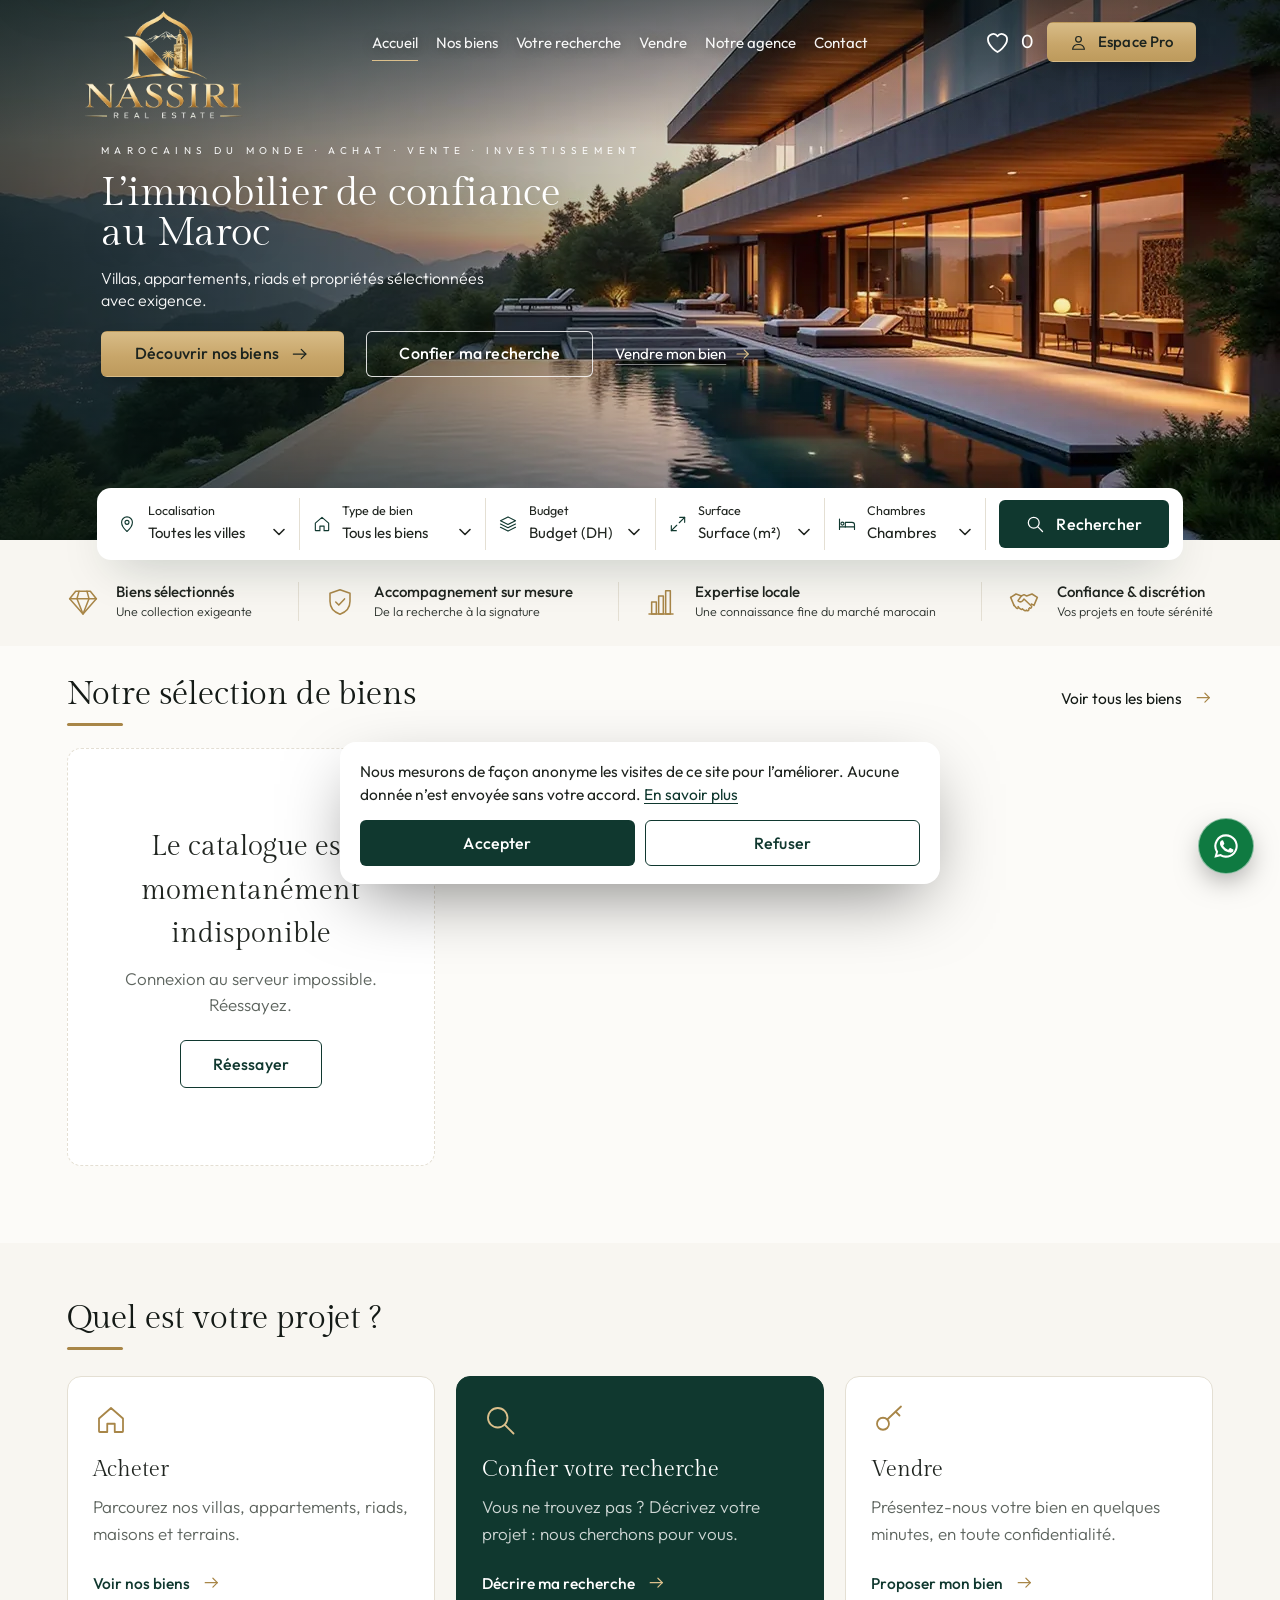
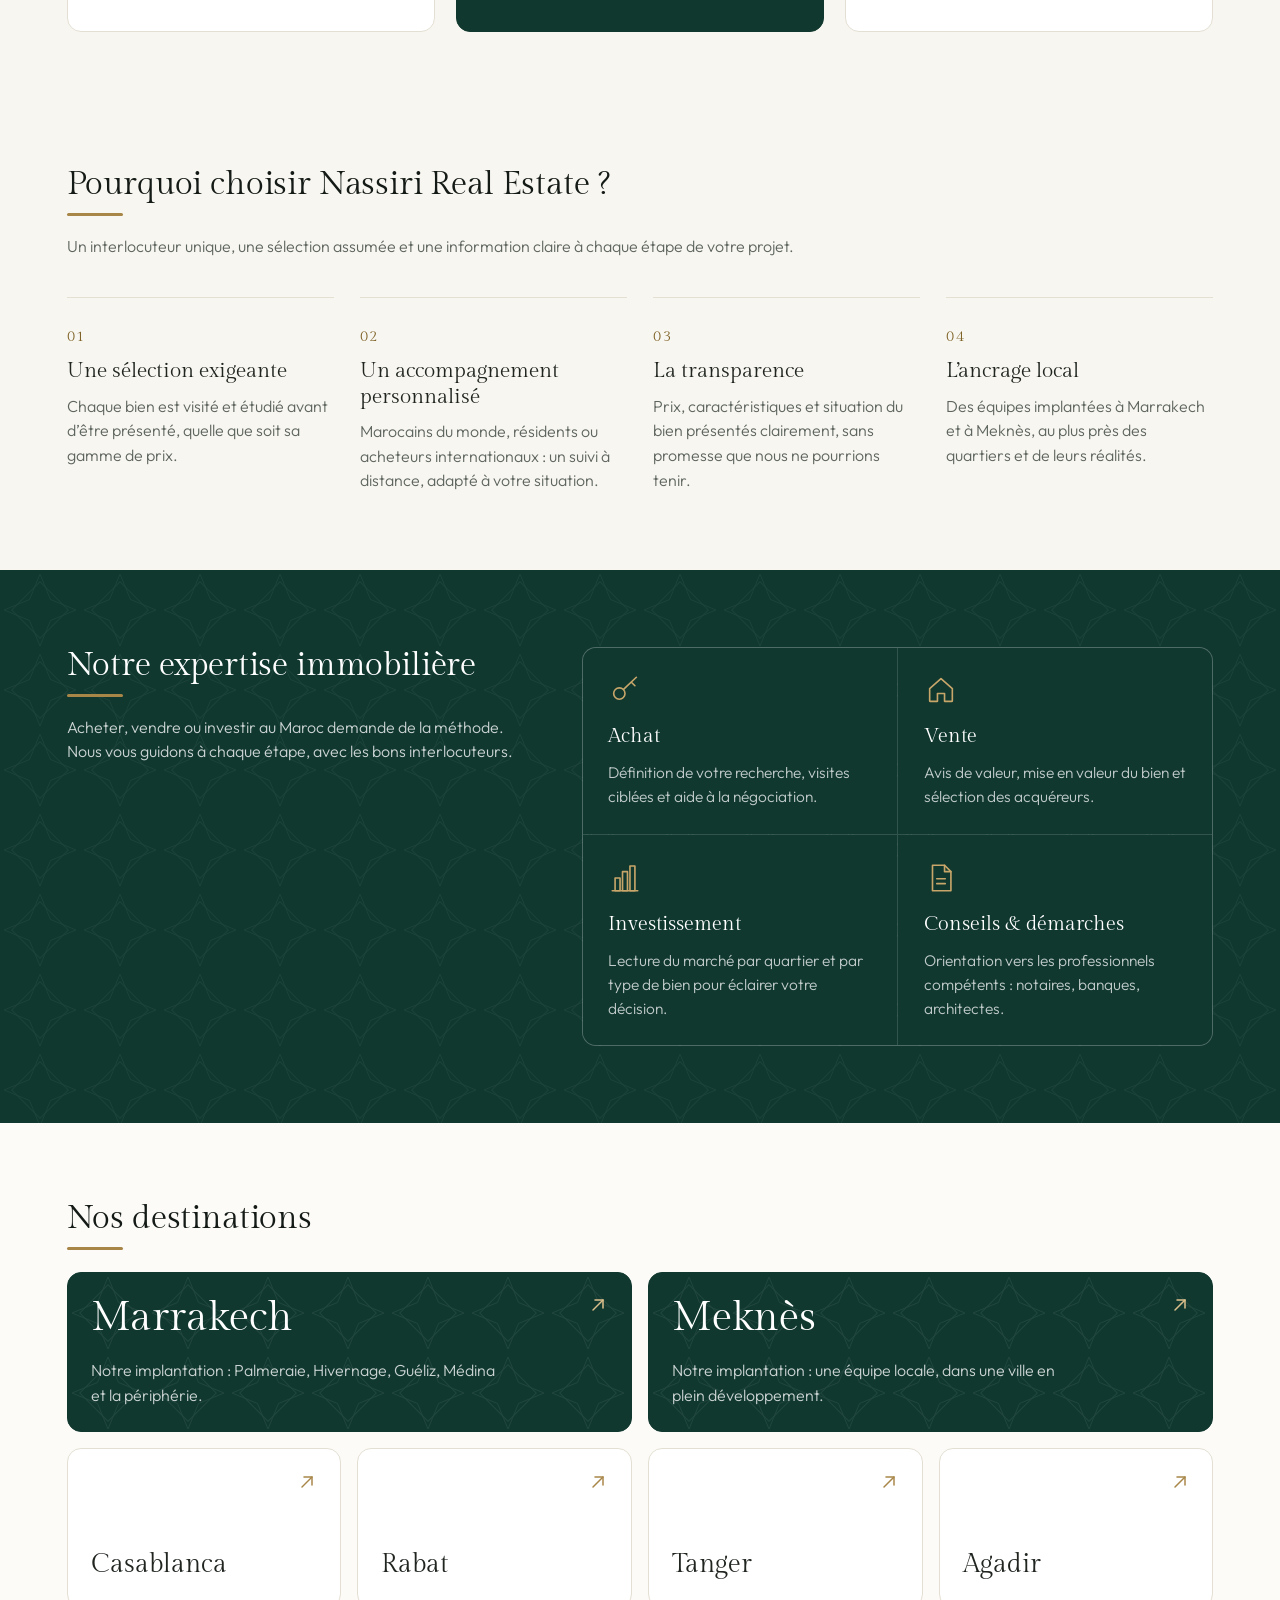
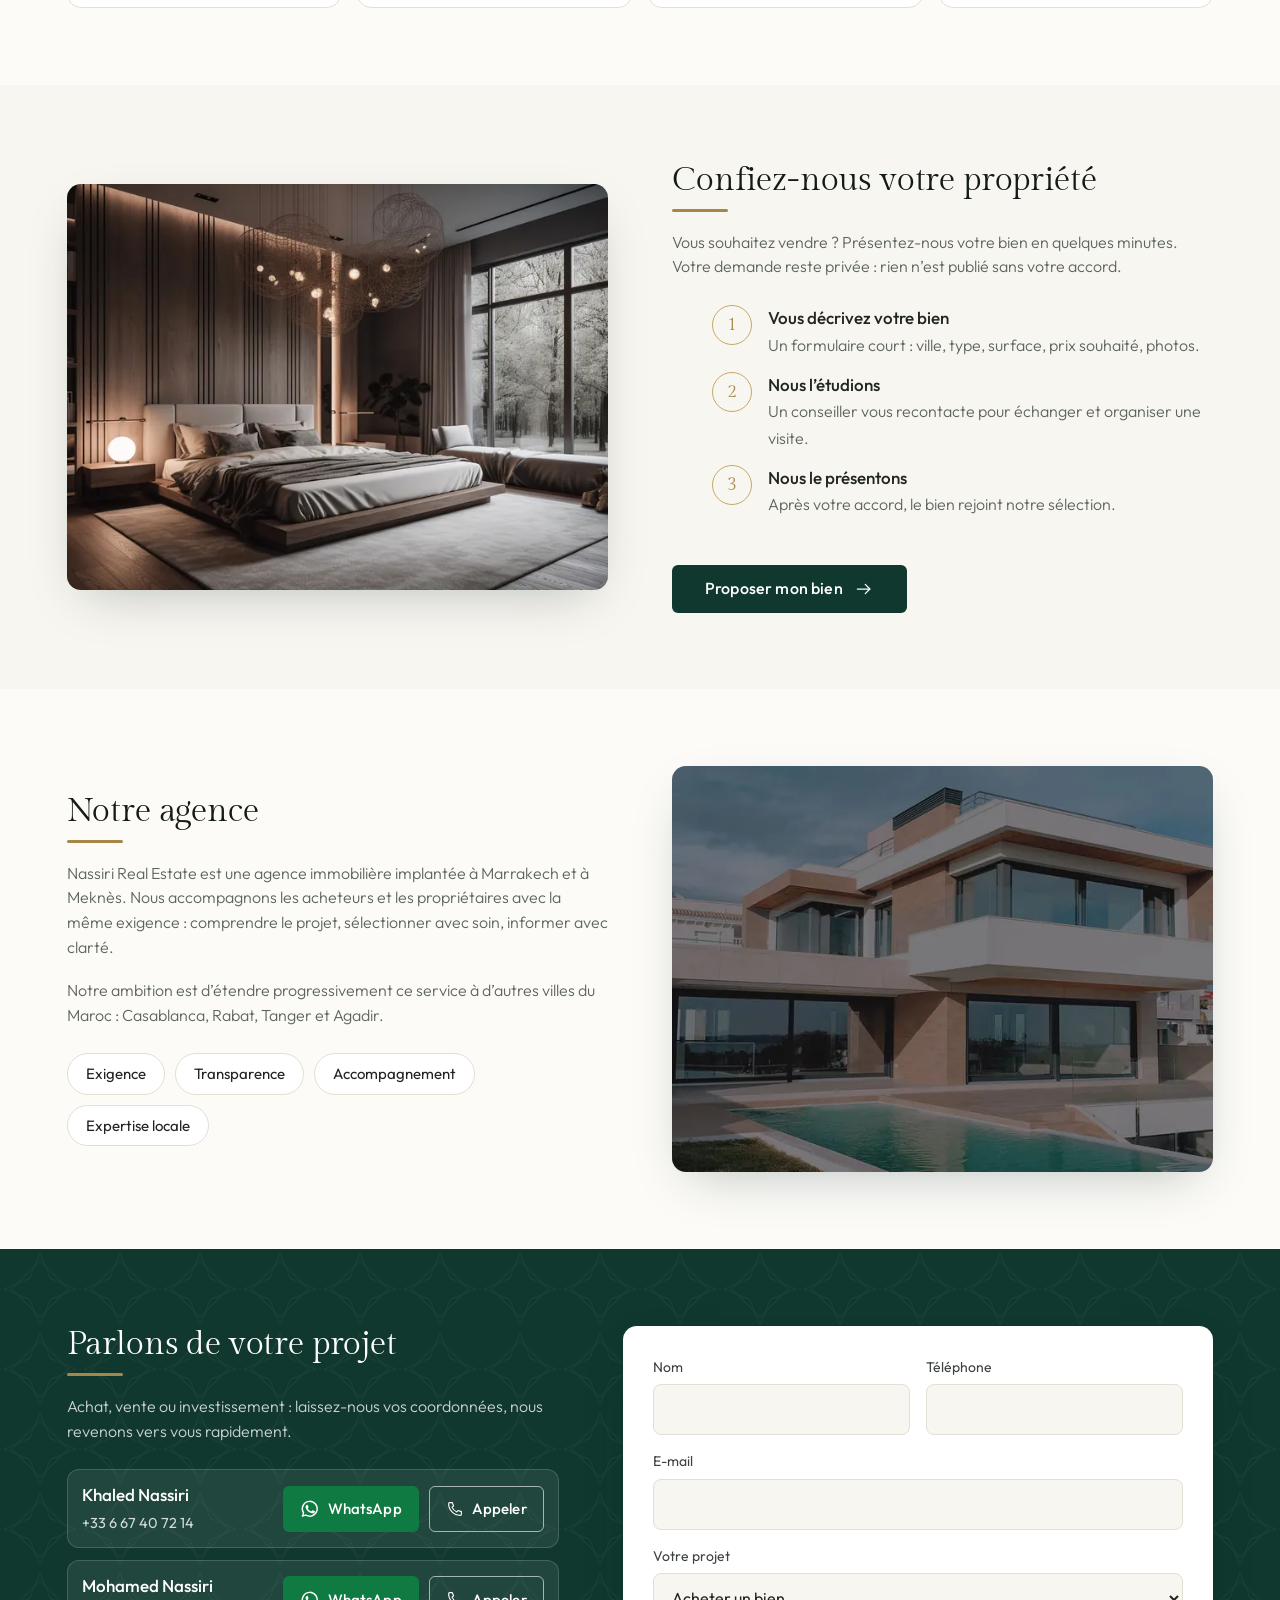
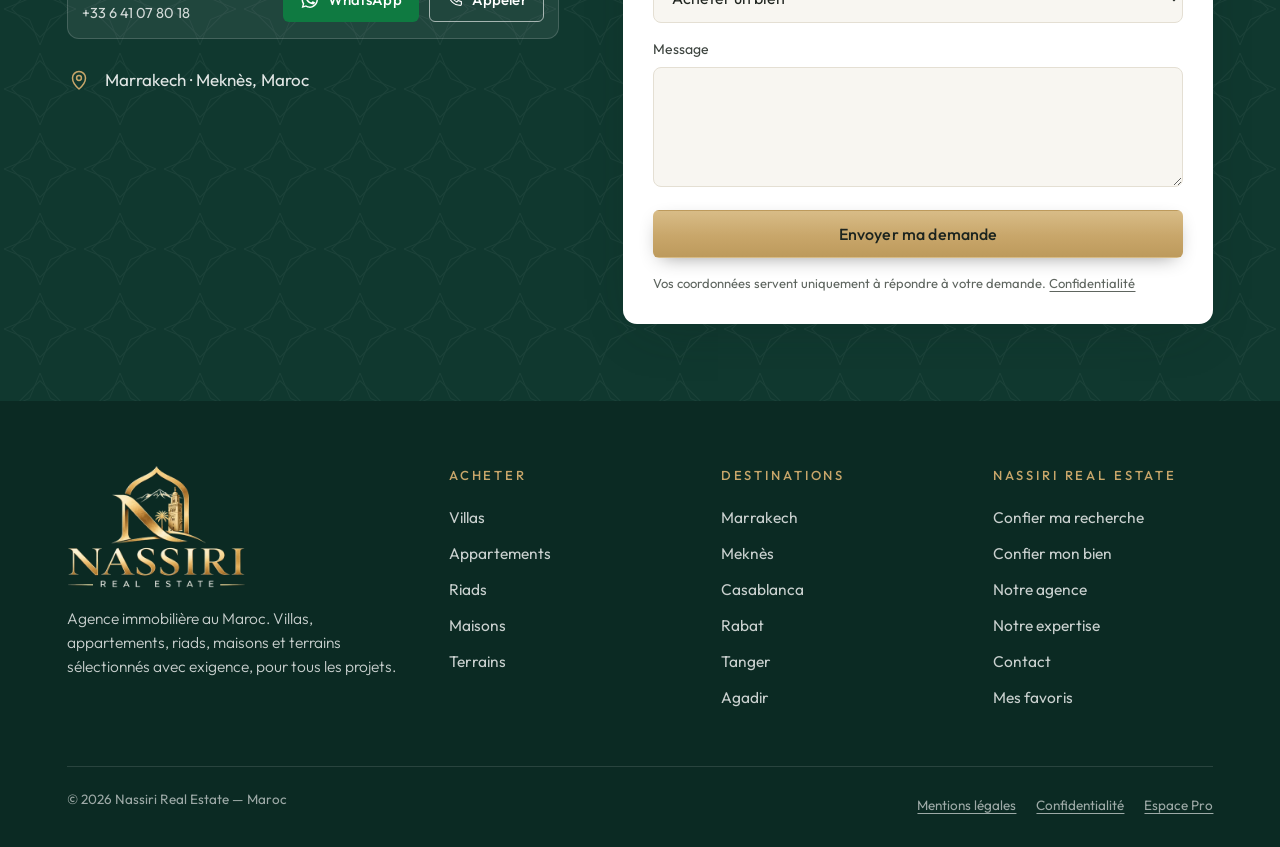
<file: index.html>
<!DOCTYPE html>
<html lang="fr">
<head>
<meta charset="utf-8">
<meta name="viewport" content="width=device-width, initial-scale=1, viewport-fit=cover">
<title>Nassiri Real Estate — Agence immobilière au Maroc : villas, appartements, riads</title>
<meta name="description" content="Nassiri Real Estate, agence immobilière au Maroc, à Marrakech et à Meknès : villas, appartements, riads, maisons et terrains sélectionnés avec exigence. Achat, vente et investissement, avec un accompagnement pour les Marocains du monde.">
<meta name="theme-color" content="#10382F">
<link rel="canonical" href="index.html" data-canonique>
<meta property="og:url" content="index.html" data-canonique-og>
<meta property="og:type" content="website">
<meta property="og:locale" content="fr_MA">
<meta property="og:site_name" content="Nassiri Real Estate">
<meta property="og:title" content="Nassiri Real Estate — Agence immobilière au Maroc : villas, appartements, riads">
<meta property="og:description" content="Nassiri Real Estate, agence immobilière au Maroc, à Marrakech et à Meknès : villas, appartements, riads, maisons et terrains sélectionnés avec exigence. Achat, vente et investissement, avec un accompagnement pour les Marocains du monde.">
<meta property="og:image" content="assets/img/hero-1280.jpg">
<link rel="icon" type="image/png" sizes="32x32" href="assets/img/logo/favicon-32.png">
<link rel="apple-touch-icon" href="assets/img/logo/favicon-180.png">
<link rel="preload" href="assets/fonts/gilda-display-latin-400-normal.woff2" as="font" type="font/woff2" crossorigin>
<link rel="preload" href="assets/fonts/outfit-latin-wght-normal.woff2" as="font" type="font/woff2" crossorigin>
<link rel="preload" as="image" type="image/webp" href="assets/img/hero-1280.webp" imagesrcset="assets/img/hero-768.webp 768w, assets/img/hero-1280.webp 1280w, assets/img/hero-1920.webp 1920w" imagesizes="100vw">
<link rel="stylesheet" href="assets/css/style.css?v=11.2.2">
<script type="application/ld+json">
{"@context":"https://schema.org","@type":"RealEstateAgent","name":"Nassiri Real Estate","description":"Agence immobilière au Maroc : villas, appartements, riads, maisons et terrains.","areaServed":[{"@type":"City","name":"Marrakech"},{"@type":"City","name":"Meknès"}],"address":{"@type":"PostalAddress","addressLocality":"Marrakech","addressCountry":"MA"},"knowsLanguage":["fr","ar","en"]}
</script>
</head>
<body>
<a class="evitement" href="#contenu">Aller au contenu</a>
<svg xmlns="http://www.w3.org/2000/svg" style="position:absolute;width:0;height:0;overflow:hidden" aria-hidden="true"><symbol id="i-lieu" viewBox="0 0 24 24"><path d="M12 21s-6.5-5.6-6.5-11a6.5 6.5 0 0 1 13 0c0 5.400-6.500 11-6.500 11z"/><circle cx="12" cy="10" r="2.400"/></symbol><symbol id="i-maison" viewBox="0 0 24 24"><path d="M4 11l8-7 8 7v8.500a.5.5 0 0 1-.5.5H14.500v-5.500h-5V20H4.500a.5.5 0 0 1-.5-.5z"/></symbol><symbol id="i-budget" viewBox="0 0 24 24"><path d="M12 3.500l9 4.500-9 4.500L3 8z"/><path d="M3 12l9 4.500 9-4.500"/><path d="M3 16l9 4.500 9-4.500"/></symbol><symbol id="i-surface" viewBox="0 0 24 24"><path d="M14 4h6v6"/><path d="M20 4l-6.500 6.500"/><path d="M10 20H4v-6"/><path d="M4 20l6.500-6.500"/></symbol><symbol id="i-loupe" viewBox="0 0 24 24"><circle cx="10.500" cy="10.500" r="6.500"/><path d="M15.500 15.500L21 21"/></symbol><symbol id="i-coeur" viewBox="0 0 24 24"><path d="M12 20.500S3.500 15.300 3.500 9.200A4.700 4.700 0 0 1 12 6.400a4.700 4.700 0 0 1 8.500 2.800c0 6.100-8.500 11.300-8.500 11.300z"/></symbol><symbol id="i-compte" viewBox="0 0 24 24"><circle cx="12" cy="8" r="3.600"/><path d="M4.500 20.500c.6-4 3.600-6 7.500-6s6.900 2 7.500 6z"/></symbol><symbol id="i-fleche" viewBox="0 0 24 24"><path d="M4 12h15"/><path d="M13.500 6.500L19 12l-5.500 5.500"/></symbol><symbol id="i-fleche-haut" viewBox="0 0 24 24"><path d="M7 17L17 7"/><path d="M9 7h8v8"/></symbol><symbol id="i-diamant" viewBox="0 0 24 24"><path d="M6.500 4h11L22 9.500 12 21 2 9.500z"/><path d="M2 9.500h20"/><path d="M9 4L7.500 9.500 12 21l4.500-11.500L15 4"/></symbol><symbol id="i-bouclier" viewBox="0 0 24 24"><path d="M12 2.800l7.500 2.700v6c0 4.700-3.200 8.200-7.500 9.700-4.300-1.500-7.500-5-7.500-9.700v-6z"/><path d="M8.800 12l2.300 2.300 4.300-4.600"/></symbol><symbol id="i-graphique" viewBox="0 0 24 24"><path d="M3 21h18"/><rect x="5" y="12" width="3.500" height="9"/><rect x="10.250" y="7.500" width="3.500" height="13.500"/><rect x="15.500" y="3.500" width="3.500" height="17.500"/></symbol><symbol id="i-mains" viewBox="0 0 24 24"><path d="M2 8.500l4-2.500 4 1.500 2-1 2 1 4-1.500 4 2.500-2.500 6-2-1"/><path d="M4.500 14.500l-2.500-6"/><path d="M10 7.500L7.500 11c1 1.200 2.500 1.200 3.500 0l1-1.200 5.500 5.200c.8.800-.4 2.200-1.300 1.400"/><path d="M4.500 14.500l1.800 2c.7.800 1.900-.2 1.300-1 .9 1.300 2.400 2.700 3.300 1.700.9 1 2.200 1.800 3 .9.800.9 2.100.2 1.700-1"/></symbol><symbol id="i-lit" viewBox="0 0 24 24"><path d="M3 18.500V6"/><path d="M3 15.500h18v3"/><path d="M21 15.500v-2.500a3 3 0 0 0-3-3H10v5.500"/><circle cx="6.500" cy="11.500" r="1.800"/></symbol><symbol id="i-bain" viewBox="0 0 24 24"><path d="M3 12.500h18v2a4.500 4.500 0 0 1-4.500 4.500h-9A4.500 4.500 0 0 1 3 14.500z"/><path d="M5.500 12.500V6a2.200 2.200 0 0 1 4.300-.6"/><path d="M7 19l-1 2"/><path d="M17 19l1 2"/></symbol><symbol id="i-photo" viewBox="0 0 24 24"><rect x="3" y="5" width="18" height="14" rx="2"/><circle cx="8.500" cy="10" r="1.700"/><path d="M21 15.500l-5-4.500-8 8"/></symbol><symbol id="i-menu" viewBox="0 0 24 24"><path d="M4 7h16"/><path d="M4 12h16"/><path d="M4 17h16"/></symbol><symbol id="i-fermer" viewBox="0 0 24 24"><path d="M5.500 5.500l13 13"/><path d="M18.500 5.500l-13 13"/></symbol><symbol id="i-chevron" viewBox="0 0 24 24"><path d="M6 9l6 6 6-6"/></symbol><symbol id="i-cle" viewBox="0 0 24 24"><circle cx="8" cy="14.500" r="4"/><path d="M11 11.500L20 3"/><path d="M16.500 6.500l2.500 2.500"/></symbol><symbol id="i-document" viewBox="0 0 24 24"><path d="M6 3h8.500L19 7.500V21H6z"/><path d="M14.500 3v4.500H19"/><path d="M9 12.500h6"/><path d="M9 16h6"/></symbol><symbol id="i-boussole" viewBox="0 0 24 24"><circle cx="12" cy="12" r="9"/><path d="M15.500 8.500l-2 5-5 2 2-5z"/></symbol><symbol id="i-info" viewBox="0 0 24 24"><circle cx="12" cy="12" r="9"/><path d="M12 11v5.500"/><path d="M12 7.600v.1"/></symbol><symbol id="i-horloge" viewBox="0 0 24 24"><circle cx="12" cy="12" r="9"/><path d="M12 7v5.200l3.300 2"/></symbol><symbol id="i-telephone" viewBox="0 0 24 24"><path d="M5 3.500h3.500l1.500 4.500-2 1.500a12 12 0 0 0 6.500 6.500l1.500-2 4.500 1.500V19a1.500 1.500 0 0 1-1.500 1.500C10.500 20.500 3.500 13.500 3.500 5A1.500 1.500 0 0 1 5 3.500z"/></symbol><symbol id="i-calendrier" viewBox="0 0 24 24"><rect x="3.500" y="5" width="17" height="15.500" rx="2"/><path d="M3.500 10h17"/><path d="M8 3v4"/><path d="M16 3v4"/></symbol><symbol id="i-courrier" viewBox="0 0 24 24"><rect x="3" y="5" width="18" height="14" rx="2"/><path d="M3.500 7l8.500 6.500L20.500 7"/></symbol><symbol id="i-etoile" viewBox="0 0 24 24"><path d="M12 3.500l2.600 5.400 5.900.8-4.300 4.100 1.100 5.900L12 16.900l-5.300 2.800 1.100-5.900-4.300-4.100 5.900-.8z"/></symbol><symbol id="i-corbeille" viewBox="0 0 24 24"><path d="M4 7h16"/><path d="M9 7V4.500h6V7"/><path d="M6 7l1 13h10l1-13"/><path d="M10 11v5.500"/><path d="M14 11v5.500"/></symbol><symbol id="i-crayon" viewBox="0 0 24 24"><path d="M4 20l1-4.500L16.500 4a2.100 2.100 0 0 1 3 3L8 18.500z"/><path d="M14.500 6l3 3"/></symbol><symbol id="i-plus" viewBox="0 0 24 24"><path d="M12 5v14"/><path d="M5 12h14"/></symbol><symbol id="i-oeil" viewBox="0 0 24 24"><path d="M2.500 12S6 5.500 12 5.500 21.500 12 21.500 12 18 18.500 12 18.500 2.500 12 2.500 12z"/><circle cx="12" cy="12" r="2.800"/></symbol><symbol id="i-personnes" viewBox="0 0 24 24"><circle cx="9" cy="8.500" r="3.200"/><path d="M2.500 19.500c.5-3.500 3-5.200 6.500-5.200s6 1.700 6.500 5.200z"/><path d="M16 5.600a3.200 3.200 0 0 1 0 5.800"/><path d="M18 14.800c2 .7 3.200 2.200 3.500 4.700"/></symbol><symbol id="i-tableau" viewBox="0 0 24 24"><rect x="3.500" y="3.500" width="7" height="9" rx="1.500"/><rect x="13.500" y="3.500" width="7" height="5" rx="1.500"/><rect x="13.500" y="11.500" width="7" height="9" rx="1.500"/><rect x="3.500" y="15.500" width="7" height="5" rx="1.500"/></symbol><symbol id="i-reglages" viewBox="0 0 24 24"><circle cx="12" cy="12" r="3"/><path d="M12 2.500v3M12 18.500v3M2.500 12h3M18.500 12h3M5.300 5.300l2.100 2.100M16.600 16.600l2.100 2.100M5.300 18.700l2.100-2.100M16.600 7.400l2.100-2.100"/></symbol><symbol id="i-sortie" viewBox="0 0 24 24"><path d="M14 4h4.500a1.500 1.500 0 0 1 1.500 1.500v13a1.500 1.500 0 0 1-1.500 1.500H14"/><path d="M10 8l-4 4 4 4"/><path d="M6 12h9"/></symbol><symbol id="i-cloche" viewBox="0 0 24 24"><path d="M6 16.500V11a6 6 0 0 1 12 0v5.500l1.500 2h-15z"/><path d="M10 20.500a2 2 0 0 0 4 0"/></symbol><symbol id="i-gauche" viewBox="0 0 24 24"><path d="M15 5l-7 7 7 7"/></symbol><symbol id="i-droite" viewBox="0 0 24 24"><path d="M9 5l7 7-7 7"/></symbol><symbol id="i-coche" viewBox="0 0 24 24"><path d="M4.500 12.500l5 5 10-11"/></symbol><symbol id="i-filtre" viewBox="0 0 24 24"><path d="M4 6h16"/><path d="M7 12h10"/><path d="M10 18h4"/></symbol></svg>
<header class="entete">
  <a class="entete-logo" href="index.html" aria-label="Nassiri Real Estate — Accueil">
    <picture><source type="image/webp" srcset="assets/img/logo/logo-nassiri-440.webp 440w, assets/img/logo/logo-nassiri-880.webp 880w" sizes="230px">
    <img src="assets/img/logo/logo-nassiri-440.png" width="440" height="302" alt="Nassiri Real Estate"></picture>
  </a>
  <nav class="nav" aria-label="Navigation principale"><a href="index.html" aria-current="page">Accueil</a><a href="biens.html">Nos biens</a><a href="recherche.html">Votre recherche</a><a href="vendre.html">Vendre</a><a href="index.html#agence">Notre agence</a><a href="index.html#contact">Contact</a></nav>
  <div class="entete-actions">
    <a class="lien-favoris" href="biens.html?favoris=1" data-lien-favoris aria-label="0 — mes favoris"><svg class="ico " aria-hidden="true"><use href="#i-coeur"/></svg><span data-compteur-favoris>0</span></a>
    <a class="btn btn-or btn-pro" href="espace-pro.html" aria-label="Espace Pro"><svg class="ico " aria-hidden="true"><use href="#i-compte"/></svg><span>Espace Pro</span></a>
    <button class="burger" type="button" data-menu-ouvrir aria-controls="menu-mobile" aria-expanded="false" aria-label="Ouvrir le menu"><svg class="ico " aria-hidden="true"><use href="#i-menu"/></svg></button>
  </div>
</header>
<div class="menu-mobile" id="menu-mobile" aria-hidden="true">
  <div class="menu-mobile-haut">
    <img src="assets/img/logo/logo-nassiri-440.png" width="440" height="302" alt="Nassiri Real Estate">
    <button class="burger" style="display:inline-flex" type="button" data-menu-fermer aria-label="Fermer le menu"><svg class="ico " aria-hidden="true"><use href="#i-fermer"/></svg></button>
  </div>
  <nav aria-label="Navigation mobile"><a href="index.html">Accueil<svg class="ico " aria-hidden="true"><use href="#i-fleche"/></svg></a><a href="biens.html">Nos biens<svg class="ico " aria-hidden="true"><use href="#i-fleche"/></svg></a><a href="recherche.html">Confiez-nous votre recherche<svg class="ico " aria-hidden="true"><use href="#i-fleche"/></svg></a><a href="vendre.html">Vendre mon bien<svg class="ico " aria-hidden="true"><use href="#i-fleche"/></svg></a><a href="index.html#agence">Notre agence<svg class="ico " aria-hidden="true"><use href="#i-fleche"/></svg></a><a href="index.html#contact">Contact<svg class="ico " aria-hidden="true"><use href="#i-fleche"/></svg></a><a href="biens.html?favoris=1">Mes favoris<svg class="ico " aria-hidden="true"><use href="#i-coeur"/></svg></a></nav>
  <div class="menu-mobile-actions"><a class="btn btn-or" href="recherche.html">Confier ma recherche</a><a class="btn btn-contour" href="#" data-whatsapp><svg class="ico-wa" viewBox="0 0 24 24" aria-hidden="true"><path d="M12 2a10 10 0 0 0-8.600 15.100L2 22l5.100-1.300A10 10 0 1 0 12 2zm0 1.800a8.200 8.200 0 1 1-4.200 15.200l-.3-.2-3 .8.800-2.900-.2-.3A8.200 8.200 0 0 1 12 3.800zM8.500 7.300c-.2 0-.5 0-.7.300-.3.300-1 1-1 2.300s1 2.700 1.200 2.900c.1.200 2 3.100 4.900 4.200 2.400.9 2.900.8 3.400.7.500-.1 1.700-.7 1.900-1.300.2-.7.2-1.200.2-1.300-.1-.1-.3-.2-.6-.3l-2-1c-.3-.1-.5-.1-.7.200l-.9 1.100c-.2.2-.3.2-.6.1-.3-.2-1.200-.5-2.300-1.400-.9-.800-1.400-1.700-1.600-2-.2-.3 0-.5.100-.600l.4-.5.3-.5c.1-.2 0-.4 0-.5l-.9-2.100c-.2-.5-.4-.5-.6-.5z"/></svg> WhatsApp</a></div>
</div>
<main id="contenu">
<section class="hero" aria-label="Présentation">
  <picture class="hero-photo"><source type="image/webp" srcset="assets/img/hero-768.webp 768w, assets/img/hero-1280.webp 1280w, assets/img/hero-1920.webp 1920w" sizes="100vw"><img src="assets/img/hero-1920.jpg" srcset="assets/img/hero-768.jpg 768w, assets/img/hero-1280.jpg 1280w, assets/img/hero-1920.jpg 1920w" sizes="100vw" width="1920" height="1080" alt="Villa contemporaine avec piscine au coucher du soleil (visuel d’illustration)" fetchpriority="high"></picture>
  <div class="hero-contenu">
    <p class="surtitre">Marocains du monde · Achat · Vente · Investissement</p>
    <h1>L’immobilier de confiance<br>au Maroc</h1>
    <p class="hero-sous-titre">Villas, appartements, riads et propriétés sélectionnées avec exigence.</p>
    <div class="hero-boutons">
      <a class="btn btn-or" href="biens.html">Découvrir nos biens <svg class="ico ico-fleche" aria-hidden="true"><use href="#i-fleche"/></svg></a>
      <a class="btn btn-contour" href="recherche.html">Confier ma recherche</a>
      <a class="hero-lien" href="vendre.html">Vendre mon bien <svg class="ico " aria-hidden="true"><use href="#i-fleche"/></svg></a>
    </div>
  </div>
</section>

<div class="recherche-zone">
  <form class="recherche" action="biens.html" method="get" role="search" aria-label="Rechercher un bien">
    <div class="champ"><svg class="ico " aria-hidden="true"><use href="#i-lieu"/></svg><div class="champ-texte"><label for="r-ville">Localisation</label><select id="r-ville" name="ville"><option value="">Toutes les villes</option><option value="Marrakech">Marrakech</option><option value="Meknès">Meknès</option><option value="Casablanca">Casablanca</option><option value="Rabat">Rabat</option><option value="Tanger">Tanger</option><option value="Agadir">Agadir</option></select></div></div>
    <div class="champ"><svg class="ico " aria-hidden="true"><use href="#i-maison"/></svg><div class="champ-texte"><label for="r-type">Type de bien</label><select id="r-type" name="type"><option value="">Tous les biens</option><option value="Villa">Villas</option><option value="Appartement">Appartements</option><option value="Riad">Riads</option><option value="Maison">Maisons</option><option value="Terrain">Terrains</option></select></div></div>
    <div class="champ"><svg class="ico " aria-hidden="true"><use href="#i-budget"/></svg><div class="champ-texte"><label for="r-budget">Budget</label><select id="r-budget" name="budget"><option value="">Budget (DH)</option><option value="-1500000">Jusqu’à 1,5 M DH</option><option value="1500000-3000000">1,5 à 3 M DH</option><option value="3000000-6000000">3 à 6 M DH</option><option value="6000000-10000000">6 à 10 M DH</option><option value="10000000-">Plus de 10 M DH</option></select></div></div>
    <div class="champ"><svg class="ico " aria-hidden="true"><use href="#i-surface"/></svg><div class="champ-texte"><label for="r-surface">Surface</label><select id="r-surface" name="surface"><option value="">Surface (m²)</option><option value="0-50">Moins de 50 m²</option><option value="50-100">50 à 100 m²</option><option value="100-200">100 à 200 m²</option><option value="200-300">200 à 300 m²</option><option value="300-500">300 à 500 m²</option><option value="500-">500 m² et plus</option></select></div></div>
    <div class="champ"><svg class="ico " aria-hidden="true"><use href="#i-lit"/></svg><div class="champ-texte"><label for="r-chambres">Chambres</label><select id="r-chambres" name="chambres"><option value="">Chambres</option><option value="1">1 et plus</option><option value="2">2 et plus</option><option value="3">3 et plus</option><option value="4">4 et plus</option><option value="5">5 et plus</option></select></div></div>
    <button class="btn btn-vert" type="submit"><svg class="ico " aria-hidden="true"><use href="#i-loupe"/></svg> Rechercher</button>
  </form>
</div>

<section class="reassurance" aria-label="Nos engagements">
  <ul>
    <li><svg class="ico " aria-hidden="true"><use href="#i-diamant"/></svg><div><strong>Biens sélectionnés</strong><span>Une collection exigeante</span></div></li>
    <li><svg class="ico " aria-hidden="true"><use href="#i-bouclier"/></svg><div><strong>Accompagnement sur mesure</strong><span>De la recherche à la signature</span></div></li>
    <li><svg class="ico " aria-hidden="true"><use href="#i-graphique"/></svg><div><strong>Expertise locale</strong><span>Une connaissance fine du marché marocain</span></div></li>
    <li><svg class="ico " aria-hidden="true"><use href="#i-mains"/></svg><div><strong>Confiance &amp; discrétion</strong><span>Vos projets en toute sérénité</span></div></li>
  </ul>
</section>

<section class="section section-coeur" id="coup-de-coeur" hidden>
  <div class="conteneur coeur-duo">
    <div class="coeur-visuel" id="coeur-visuel">
      <span class="coeur-etiquette" id="coeur-etiquette"><svg class="ico" id="coeur-etiquette-ico" aria-hidden="true"><use href="#i-coeur"/></svg> <span id="coeur-etiquette-texte">Coup de cœur</span></span>
    </div>
    <div class="coeur-texte">
      <p class="surtitre" id="coeur-surtitre">Le coup de cœur de l’agence</p>
      <h2 id="coeur-titre"></h2>
      <p class="coeur-lieu" id="coeur-lieu"></p>
      <p class="coeur-desc" id="coeur-desc"></p>
      <p class="coeur-prix" id="coeur-prix"></p>
      <div class="coeur-boutons">
        <a class="btn btn-or" id="coeur-lien" href="biens.html">Découvrir ce bien <svg class="ico ico-fleche" aria-hidden="true"><use href="#i-fleche"/></svg></a>
      </div>
    </div>
  </div>
</section>

<section class="section section-blanche section-selection" id="selection">
  <div class="conteneur">
    <div class="section-titre">
      <h2 class="titre" id="selection-titre">Notre sélection de biens</h2>
      <a class="lien-fleche" id="selection-lien" href="biens.html">Voir tous les biens <svg class="ico " aria-hidden="true"><use href="#i-fleche"/></svg></a>
    </div>
    <div class="grille" id="selection-grille" aria-live="polite" data-chargement><div class="squelette"></div><div class="squelette"></div><div class="squelette"></div></div>
    <p class="note-demo" id="selection-note" hidden><svg class="ico " aria-hidden="true"><use href="#i-info"/></svg> <span id="selection-note-texte"></span></p>
  </div>
</section>

<section class="section section-parcours" id="parcours" aria-label="Votre projet">
  <div class="conteneur">
    <h2 class="titre" data-apparait>Quel est votre projet ?</h2>
    <div class="parcours">
      <a class="parcours-carte" href="biens.html" data-apparait><svg class="ico " aria-hidden="true"><use href="#i-maison"/></svg><h3>Acheter</h3><p>Parcourez nos villas, appartements, riads, maisons et terrains.</p><span class="lien-fleche">Voir nos biens <svg class="ico " aria-hidden="true"><use href="#i-fleche"/></svg></span></a>
      <a class="parcours-carte parcours-phare" href="recherche.html" data-apparait><svg class="ico " aria-hidden="true"><use href="#i-loupe"/></svg><h3>Confier votre recherche</h3><p>Vous ne trouvez pas ? Décrivez votre projet : nous cherchons pour vous.</p><span class="lien-fleche">Décrire ma recherche <svg class="ico " aria-hidden="true"><use href="#i-fleche"/></svg></span></a>
      <a class="parcours-carte" href="vendre.html" data-apparait><svg class="ico " aria-hidden="true"><use href="#i-cle"/></svg><h3>Vendre</h3><p>Présentez-nous votre bien en quelques minutes, en toute confidentialité.</p><span class="lien-fleche">Proposer mon bien <svg class="ico " aria-hidden="true"><use href="#i-fleche"/></svg></span></a>
    </div>
  </div>
</section>

<section class="section" id="pourquoi">
  <div class="conteneur">
    <h2 class="titre" data-apparait>Pourquoi choisir Nassiri Real Estate ?</h2>
    <p class="chapo" data-apparait>Un interlocuteur unique, une sélection assumée et une information claire à chaque étape de votre projet.</p>
    <div class="atouts">
      <div class="atout" data-apparait><span class="numero">01</span><h3>Une sélection exigeante</h3><p>Chaque bien est visité et étudié avant d’être présenté, quelle que soit sa gamme de prix.</p></div>
      <div class="atout" data-apparait><span class="numero">02</span><h3>Un accompagnement personnalisé</h3><p>Marocains du monde, résidents ou acheteurs internationaux : un suivi à distance, adapté à votre situation.</p></div>
      <div class="atout" data-apparait><span class="numero">03</span><h3>La transparence</h3><p>Prix, caractéristiques et situation du bien présentés clairement, sans promesse que nous ne pourrions tenir.</p></div>
      <div class="atout" data-apparait><span class="numero">04</span><h3>L’ancrage local</h3><p>Des équipes implantées à Marrakech et à Meknès, au plus près des quartiers et de leurs réalités.</p></div>
    </div>
  </div>
</section>

<section class="section section-verte" id="expertise">
  <div class="conteneur expertise">
    <div data-apparait>
      <h2 class="titre titre-clair">Notre expertise immobilière</h2>
      <p class="chapo">Acheter, vendre ou investir au Maroc demande de la méthode. Nous vous guidons à chaque étape, avec les bons interlocuteurs.</p>
    </div>
    <ul class="expertise-liste" data-apparait>
      <li><svg class="ico " aria-hidden="true"><use href="#i-cle"/></svg><h3>Achat</h3><p>Définition de votre recherche, visites ciblées et aide à la négociation.</p></li>
      <li><svg class="ico " aria-hidden="true"><use href="#i-maison"/></svg><h3>Vente</h3><p>Avis de valeur, mise en valeur du bien et sélection des acquéreurs.</p></li>
      <li><svg class="ico " aria-hidden="true"><use href="#i-graphique"/></svg><h3>Investissement</h3><p>Lecture du marché par quartier et par type de bien pour éclairer votre décision.</p></li>
      <li><svg class="ico " aria-hidden="true"><use href="#i-document"/></svg><h3>Conseils &amp; démarches</h3><p>Orientation vers les professionnels compétents : notaires, banques, architectes.</p></li>
    </ul>
  </div>
</section>

<section class="section section-blanche" id="destinations">
  <div class="conteneur">
    <div class="section-titre"><h2 class="titre" data-apparait>Nos destinations</h2></div>
    <div class="destinations destinations-6" data-apparait>
      <a class="destination destination-phare" href="biens.html?ville=Marrakech"><svg class="ico " aria-hidden="true"><use href="#i-fleche-haut"/></svg><h3>Marrakech</h3><p data-ville-compte="Marrakech"></p><p class="destination-texte">Notre implantation : Palmeraie, Hivernage, Guéliz, Médina et la périphérie.</p></a>
      <a class="destination destination-phare" href="biens.html?ville=Meknès"><svg class="ico " aria-hidden="true"><use href="#i-fleche-haut"/></svg><h3>Meknès</h3><p data-ville-compte="Meknès"></p><p class="destination-texte">Notre implantation : une équipe locale, dans une ville en plein développement.</p></a>
      <a class="destination" href="biens.html?ville=Casablanca"><svg class="ico " aria-hidden="true"><use href="#i-fleche-haut"/></svg><h3>Casablanca</h3><p data-ville-compte="Casablanca"></p></a>
      <a class="destination" href="biens.html?ville=Rabat"><svg class="ico " aria-hidden="true"><use href="#i-fleche-haut"/></svg><h3>Rabat</h3><p data-ville-compte="Rabat"></p></a>
      <a class="destination" href="biens.html?ville=Tanger"><svg class="ico " aria-hidden="true"><use href="#i-fleche-haut"/></svg><h3>Tanger</h3><p data-ville-compte="Tanger"></p></a>
      <a class="destination" href="biens.html?ville=Agadir"><svg class="ico " aria-hidden="true"><use href="#i-fleche-haut"/></svg><h3>Agadir</h3><p data-ville-compte="Agadir"></p></a>
    </div>
  </div>
</section>

<section class="section" id="vendre">
  <div class="conteneur duo">
    <div class="duo-visuel" data-apparait><picture class=""><source type="image/webp" srcset="assets/img/confier-640.webp 640w, assets/img/confier-1070.webp 1070w" sizes="(min-width: 821px) 45vw, 92vw"><img src="assets/img/confier-640.jpg" srcset="assets/img/confier-640.jpg 640w, assets/img/confier-1070.jpg 1070w" sizes="(min-width: 821px) 45vw, 92vw" width="1070" height="802" alt="Intérieur contemporain (visuel d’illustration)" loading="lazy" decoding="async"></picture><span class="mention-demo" data-demo>Visuel d’illustration</span></div>
    <div data-apparait>
      <h2 class="titre">Confiez-nous votre propriété</h2>
      <p class="chapo">Vous souhaitez vendre ? Présentez-nous votre bien en quelques minutes. Votre demande reste privée : rien n’est publié sans votre accord.</p>
      <ol class="etapes">
        <li><div><strong>Vous décrivez votre bien</strong><span>Un formulaire court : ville, type, surface, prix souhaité, photos.</span></div></li>
        <li><div><strong>Nous l’étudions</strong><span>Un conseiller vous recontacte pour échanger et organiser une visite.</span></div></li>
        <li><div><strong>Nous le présentons</strong><span>Après votre accord, le bien rejoint notre sélection.</span></div></li>
      </ol>
      <a class="btn btn-vert" href="vendre.html">Proposer mon bien <svg class="ico ico-fleche" aria-hidden="true"><use href="#i-fleche"/></svg></a>
    </div>
  </div>
</section>

<section class="section section-blanche" id="agence">
  <div class="conteneur duo duo-inverse">
    <div class="duo-visuel" data-apparait><picture class=""><source type="image/webp" srcset="assets/img/agence-640.webp 640w, assets/img/agence-1070.webp 1070w" sizes="(min-width: 821px) 45vw, 92vw"><img src="assets/img/agence-640.jpg" srcset="assets/img/agence-640.jpg 640w, assets/img/agence-1070.jpg 1070w" sizes="(min-width: 821px) 45vw, 92vw" width="1070" height="802" alt="Villa contemporaine (visuel d’illustration)" loading="lazy" decoding="async"></picture><span class="mention-demo" data-demo>Visuel d’illustration</span></div>
    <div data-apparait>
      <h2 class="titre">Notre agence</h2>
      <p class="chapo">Nassiri Real Estate est une agence immobilière implantée à Marrakech et à Meknès. Nous accompagnons les acheteurs et les propriétaires avec la même exigence : comprendre le projet, sélectionner avec soin, informer avec clarté.</p>
      <p class="chapo">Notre ambition est d’étendre progressivement ce service à d’autres villes du Maroc : Casablanca, Rabat, Tanger et Agadir.</p>
      <ul class="valeurs"><li>Exigence</li><li>Transparence</li><li>Accompagnement</li><li>Expertise locale</li></ul>
    </div>
  </div>
</section>

<section class="section section-verte" id="contact">
  <div class="conteneur contact">
    <div data-apparait>
      <h2 class="titre titre-clair">Parlons de votre projet</h2>
      <p class="chapo" style="color:rgba(255,255,255,.78)">Achat, vente ou investissement : laissez-nous vos coordonnées, nous revenons vers vous rapidement.</p>
      <div class="contacts-directs" data-contacts-directs></div>
      <ul class="contact-infos">
        <li><svg class="ico " aria-hidden="true"><use href="#i-lieu"/></svg> Marrakech · Meknès, Maroc</li>
      </ul>
    </div>
    <form class="formulaire" data-demande="contact" data-apparait novalidate>
      <input class="piege" type="text" name="site" tabindex="-1" autocomplete="off" aria-hidden="true">
      <div><label for="c-nom">Nom</label><input id="c-nom" name="nom" autocomplete="name" required></div>
      <div><label for="c-tel">Téléphone</label><input id="c-tel" name="telephone" type="tel" autocomplete="tel" inputmode="tel"></div>
      <div class="plein"><label for="c-mail">E-mail</label><input id="c-mail" name="email" type="email" autocomplete="email"></div>
      <div class="plein"><label for="c-projet">Votre projet</label><select id="c-projet" name="type_recherche"><option value="">Acheter un bien</option><option value="Vente">Vendre mon bien</option><option value="Investissement">Investir</option><option value="Autre">Autre demande</option></select></div>
      <div class="plein"><label for="c-msg">Message</label><textarea id="c-msg" name="message"></textarea></div>
      <div class="plein"><button class="btn btn-or" type="submit">Envoyer ma demande</button></div>
      <p class="plein retour" data-retour role="status" hidden></p>
      <small class="plein note-donnees">Vos coordonnées servent uniquement à répondre à votre demande. <a href="confidentialite.html">Confidentialité</a></small>
    </form>
  </div>
</section>
</main>
<footer class="pied">
  <div class="conteneur">
    <div class="pied-grille">
      <div>
        <picture><source type="image/webp" srcset="assets/img/logo/logo-nassiri-440.webp 440w, assets/img/logo/logo-nassiri-880.webp 880w" sizes="250px">
        <img class="pied-logo" src="assets/img/logo/logo-nassiri-440.png" width="440" height="302" loading="lazy" alt="Nassiri Real Estate"></picture>
        <p>Agence immobilière au Maroc. Villas, appartements, riads, maisons et terrains sélectionnés avec exigence, pour tous les projets.</p>
      </div>
      <div><h3>Acheter</h3><ul>
        <li><a href="biens.html?type=Villa">Villas</a></li><li><a href="biens.html?type=Appartement">Appartements</a></li>
        <li><a href="biens.html?type=Riad">Riads</a></li><li><a href="biens.html?type=Maison">Maisons</a></li><li><a href="biens.html?type=Terrain">Terrains</a></li></ul></div>
      <div><h3>Destinations</h3><ul>
        <li><a href="biens.html?ville=Marrakech">Marrakech</a></li><li><a href="biens.html?ville=Meknès">Meknès</a></li><li><a href="biens.html?ville=Casablanca">Casablanca</a></li>
        <li><a href="biens.html?ville=Rabat">Rabat</a></li><li><a href="biens.html?ville=Tanger">Tanger</a></li><li><a href="biens.html?ville=Agadir">Agadir</a></li></ul></div>
      <div><h3>Nassiri Real Estate</h3><ul>
        <li><a href="recherche.html">Confier ma recherche</a></li><li><a href="vendre.html">Confier mon bien</a></li><li><a href="index.html#agence">Notre agence</a></li>
        <li><a href="index.html#expertise">Notre expertise</a></li><li><a href="index.html#contact">Contact</a></li>
        <li><a href="biens.html?favoris=1">Mes favoris</a></li></ul></div>
    </div>
    <div class="pied-bas"><span>© <span data-annee>2026</span> Nassiri Real Estate — Maroc</span>
    <span data-demo>Mode démonstration : annonces fictives et visuels d’illustration, non commercialisés.</span>
    <span class="pied-liens"><a href="mentions-legales.html">Mentions légales</a><a href="confidentialite.html">Confidentialité</a><a href="espace-pro.html">Espace Pro</a></span></div>
  </div>
</footer>
<a class="whatsapp" href="#" data-whatsapp aria-label="Nous écrire sur WhatsApp"><svg viewBox="0 0 24 24" aria-hidden="true"><path d="M12 2a10 10 0 0 0-8.600 15.100L2 22l5.100-1.300A10 10 0 1 0 12 2zm0 1.800a8.200 8.200 0 1 1-4.200 15.200l-.3-.2-3 .8.800-2.900-.2-.3A8.200 8.200 0 0 1 12 3.800zM8.500 7.300c-.2 0-.5 0-.7.300-.3.300-1 1-1 2.300s1 2.700 1.200 2.900c.1.200 2 3.100 4.900 4.200 2.400.9 2.900.8 3.400.7.500-.1 1.700-.7 1.900-1.300.2-.7.2-1.200.2-1.300-.1-.1-.3-.2-.6-.3l-2-1c-.3-.1-.5-.1-.7.200l-.9 1.100c-.2.2-.3.2-.6.1-.3-.2-1.200-.5-2.300-1.400-.9-.800-1.400-1.700-1.600-2-.2-.3 0-.5.100-.600l.4-.5.3-.5c.1-.2 0-.4 0-.5l-.9-2.100c-.2-.5-.4-.5-.6-.5z"/></svg></a>
<script src="assets/js/config.js?v=11.2.9" defer></script>
<script src="assets/js/exemples.js" defer></script>
<script src="assets/js/api.js?v=11.2.9" defer></script>
<script src="assets/js/app.js?v=11.2.9" defer></script>
<script src="assets/js/accueil.js" defer></script>
</body>
</html>
</file>
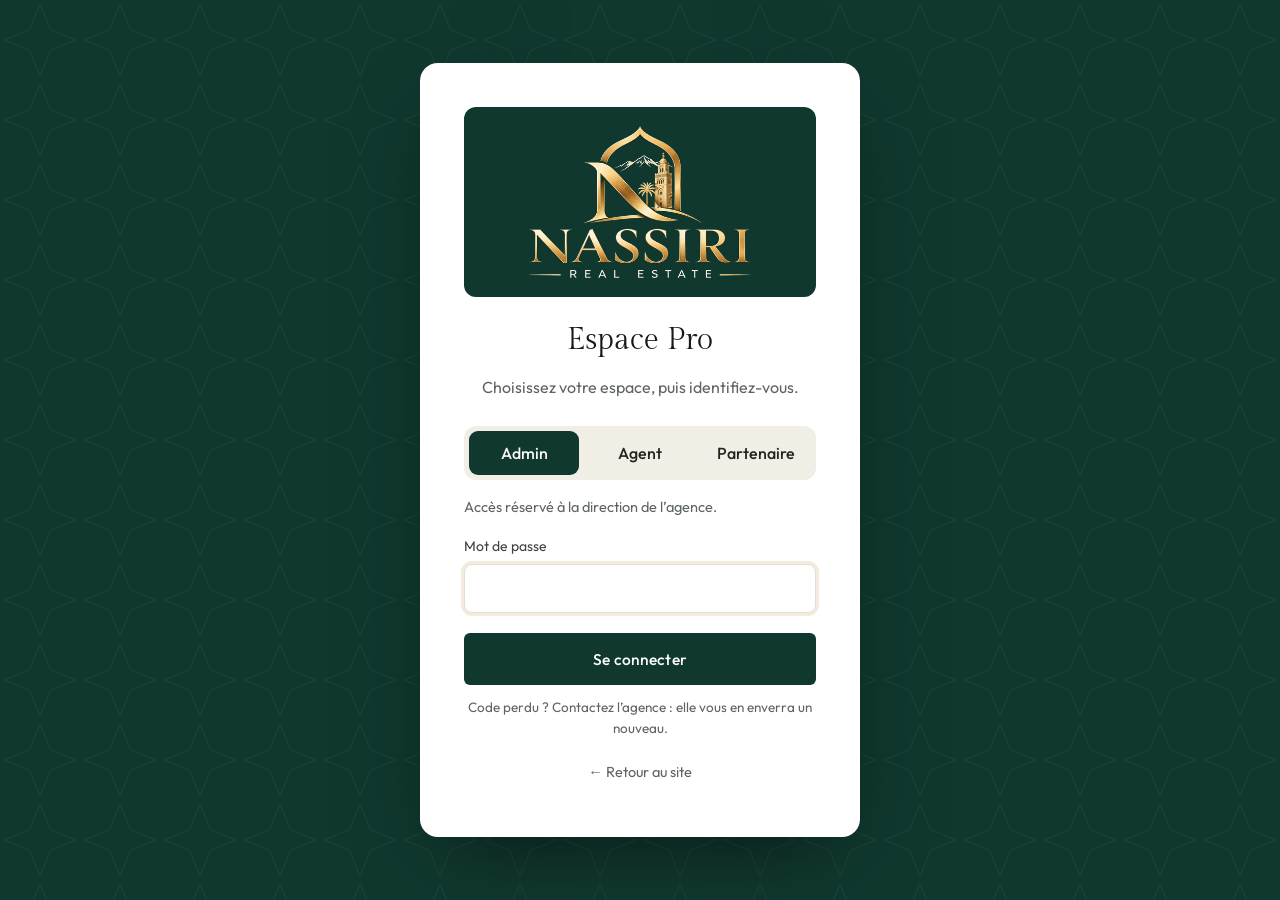
<file: admin.html>
<!DOCTYPE html>
<html lang="fr">
<head>
<meta charset="utf-8">
<meta name="viewport" content="width=device-width, initial-scale=1, viewport-fit=cover">
<meta name="robots" content="noindex, nofollow">
<title>Espace Pro — Nassiri Real Estate</title>
<meta name="theme-color" content="#10382F">
<link rel="icon" type="image/png" sizes="32x32" href="assets/img/logo/favicon-32.png">
<link rel="apple-touch-icon" href="assets/img/logo/favicon-180.png?v=9.9">
<link rel="manifest" href="manifest-admin.webmanifest">
<meta name="apple-mobile-web-app-capable" content="yes">
<meta name="mobile-web-app-capable" content="yes">
<meta name="apple-mobile-web-app-title" content="Nassiri Pro">
<link rel="stylesheet" href="assets/css/style.css?v=11.2.2">
<link rel="stylesheet" href="assets/css/admin.css">
</head>
<body class="admin">
<svg xmlns="http://www.w3.org/2000/svg" style="position:absolute;width:0;height:0;overflow:hidden" aria-hidden="true"><symbol id="i-lieu" viewBox="0 0 24 24"><path d="M12 21s-6.5-5.6-6.5-11a6.5 6.5 0 0 1 13 0c0 5.400-6.500 11-6.500 11z"/><circle cx="12" cy="10" r="2.400"/></symbol><symbol id="i-maison" viewBox="0 0 24 24"><path d="M4 11l8-7 8 7v8.500a.5.5 0 0 1-.5.5H14.500v-5.500h-5V20H4.500a.5.5 0 0 1-.5-.5z"/></symbol><symbol id="i-budget" viewBox="0 0 24 24"><path d="M12 3.500l9 4.500-9 4.500L3 8z"/><path d="M3 12l9 4.500 9-4.500"/><path d="M3 16l9 4.500 9-4.500"/></symbol><symbol id="i-surface" viewBox="0 0 24 24"><path d="M14 4h6v6"/><path d="M20 4l-6.500 6.500"/><path d="M10 20H4v-6"/><path d="M4 20l6.500-6.500"/></symbol><symbol id="i-loupe" viewBox="0 0 24 24"><circle cx="10.500" cy="10.500" r="6.500"/><path d="M15.500 15.500L21 21"/></symbol><symbol id="i-coeur" viewBox="0 0 24 24"><path d="M12 20.500S3.500 15.300 3.500 9.200A4.700 4.700 0 0 1 12 6.400a4.700 4.700 0 0 1 8.500 2.800c0 6.100-8.500 11.300-8.500 11.300z"/></symbol><symbol id="i-compte" viewBox="0 0 24 24"><circle cx="12" cy="8" r="3.600"/><path d="M4.500 20.500c.6-4 3.600-6 7.500-6s6.900 2 7.500 6z"/></symbol><symbol id="i-fleche" viewBox="0 0 24 24"><path d="M4 12h15"/><path d="M13.500 6.500L19 12l-5.500 5.500"/></symbol><symbol id="i-fleche-haut" viewBox="0 0 24 24"><path d="M7 17L17 7"/><path d="M9 7h8v8"/></symbol><symbol id="i-diamant" viewBox="0 0 24 24"><path d="M6.500 4h11L22 9.500 12 21 2 9.500z"/><path d="M2 9.500h20"/><path d="M9 4L7.500 9.500 12 21l4.500-11.500L15 4"/></symbol><symbol id="i-bouclier" viewBox="0 0 24 24"><path d="M12 2.800l7.500 2.700v6c0 4.700-3.200 8.200-7.500 9.700-4.300-1.500-7.500-5-7.500-9.700v-6z"/><path d="M8.800 12l2.300 2.300 4.300-4.600"/></symbol><symbol id="i-graphique" viewBox="0 0 24 24"><path d="M3 21h18"/><rect x="5" y="12" width="3.500" height="9"/><rect x="10.250" y="7.500" width="3.500" height="13.500"/><rect x="15.500" y="3.500" width="3.500" height="17.500"/></symbol><symbol id="i-mains" viewBox="0 0 24 24"><path d="M2 8.500l4-2.500 4 1.500 2-1 2 1 4-1.500 4 2.500-2.500 6-2-1"/><path d="M4.500 14.500l-2.500-6"/><path d="M10 7.500L7.500 11c1 1.200 2.500 1.200 3.500 0l1-1.200 5.500 5.200c.8.800-.4 2.200-1.300 1.400"/><path d="M4.500 14.500l1.800 2c.7.800 1.900-.2 1.300-1 .9 1.300 2.400 2.700 3.300 1.700.9 1 2.200 1.800 3 .9.800.9 2.100.2 1.700-1"/></symbol><symbol id="i-lit" viewBox="0 0 24 24"><path d="M3 18.500V6"/><path d="M3 15.500h18v3"/><path d="M21 15.500v-2.500a3 3 0 0 0-3-3H10v5.500"/><circle cx="6.500" cy="11.500" r="1.800"/></symbol><symbol id="i-bain" viewBox="0 0 24 24"><path d="M3 12.500h18v2a4.500 4.500 0 0 1-4.500 4.500h-9A4.500 4.500 0 0 1 3 14.500z"/><path d="M5.500 12.500V6a2.200 2.200 0 0 1 4.300-.6"/><path d="M7 19l-1 2"/><path d="M17 19l1 2"/></symbol><symbol id="i-photo" viewBox="0 0 24 24"><rect x="3" y="5" width="18" height="14" rx="2"/><circle cx="8.500" cy="10" r="1.700"/><path d="M21 15.500l-5-4.500-8 8"/></symbol><symbol id="i-menu" viewBox="0 0 24 24"><path d="M4 7h16"/><path d="M4 12h16"/><path d="M4 17h16"/></symbol><symbol id="i-fermer" viewBox="0 0 24 24"><path d="M5.500 5.500l13 13"/><path d="M18.500 5.500l-13 13"/></symbol><symbol id="i-chevron" viewBox="0 0 24 24"><path d="M6 9l6 6 6-6"/></symbol><symbol id="i-cle" viewBox="0 0 24 24"><circle cx="8" cy="14.500" r="4"/><path d="M11 11.500L20 3"/><path d="M16.500 6.500l2.500 2.500"/></symbol><symbol id="i-document" viewBox="0 0 24 24"><path d="M6 3h8.500L19 7.500V21H6z"/><path d="M14.500 3v4.500H19"/><path d="M9 12.500h6"/><path d="M9 16h6"/></symbol><symbol id="i-boussole" viewBox="0 0 24 24"><circle cx="12" cy="12" r="9"/><path d="M15.500 8.500l-2 5-5 2 2-5z"/></symbol><symbol id="i-info" viewBox="0 0 24 24"><circle cx="12" cy="12" r="9"/><path d="M12 11v5.500"/><path d="M12 7.600v.1"/></symbol><symbol id="i-horloge" viewBox="0 0 24 24"><circle cx="12" cy="12" r="9"/><path d="M12 7v5.200l3.300 2"/></symbol><symbol id="i-telephone" viewBox="0 0 24 24"><path d="M5 3.500h3.500l1.500 4.500-2 1.500a12 12 0 0 0 6.500 6.500l1.500-2 4.500 1.500V19a1.500 1.500 0 0 1-1.500 1.500C10.500 20.500 3.500 13.500 3.500 5A1.500 1.500 0 0 1 5 3.500z"/></symbol><symbol id="i-calendrier" viewBox="0 0 24 24"><rect x="3.500" y="5" width="17" height="15.500" rx="2"/><path d="M3.500 10h17"/><path d="M8 3v4"/><path d="M16 3v4"/></symbol><symbol id="i-courrier" viewBox="0 0 24 24"><rect x="3" y="5" width="18" height="14" rx="2"/><path d="M3.500 7l8.500 6.500L20.500 7"/></symbol><symbol id="i-etoile" viewBox="0 0 24 24"><path d="M12 3.500l2.600 5.400 5.900.8-4.300 4.100 1.100 5.900L12 16.900l-5.300 2.800 1.100-5.900-4.300-4.100 5.900-.8z"/></symbol><symbol id="i-corbeille" viewBox="0 0 24 24"><path d="M4 7h16"/><path d="M9 7V4.500h6V7"/><path d="M6 7l1 13h10l1-13"/><path d="M10 11v5.500"/><path d="M14 11v5.500"/></symbol><symbol id="i-crayon" viewBox="0 0 24 24"><path d="M4 20l1-4.500L16.500 4a2.100 2.100 0 0 1 3 3L8 18.500z"/><path d="M14.500 6l3 3"/></symbol><symbol id="i-plus" viewBox="0 0 24 24"><path d="M12 5v14"/><path d="M5 12h14"/></symbol><symbol id="i-oeil" viewBox="0 0 24 24"><path d="M2.500 12S6 5.500 12 5.500 21.500 12 21.500 12 18 18.500 12 18.500 2.500 12 2.500 12z"/><circle cx="12" cy="12" r="2.800"/></symbol><symbol id="i-personnes" viewBox="0 0 24 24"><circle cx="9" cy="8.500" r="3.200"/><path d="M2.500 19.500c.5-3.500 3-5.200 6.500-5.200s6 1.700 6.500 5.200z"/><path d="M16 5.600a3.200 3.200 0 0 1 0 5.800"/><path d="M18 14.800c2 .7 3.200 2.200 3.500 4.700"/></symbol><symbol id="i-tableau" viewBox="0 0 24 24"><rect x="3.500" y="3.500" width="7" height="9" rx="1.500"/><rect x="13.500" y="3.500" width="7" height="5" rx="1.500"/><rect x="13.500" y="11.500" width="7" height="9" rx="1.500"/><rect x="3.500" y="15.500" width="7" height="5" rx="1.500"/></symbol><symbol id="i-reglages" viewBox="0 0 24 24"><circle cx="12" cy="12" r="3"/><path d="M12 2.500v3M12 18.500v3M2.500 12h3M18.500 12h3M5.300 5.300l2.100 2.100M16.600 16.600l2.100 2.100M5.300 18.700l2.100-2.100M16.600 7.400l2.100-2.100"/></symbol><symbol id="i-sortie" viewBox="0 0 24 24"><path d="M14 4h4.500a1.500 1.500 0 0 1 1.500 1.500v13a1.500 1.500 0 0 1-1.500 1.500H14"/><path d="M10 8l-4 4 4 4"/><path d="M6 12h9"/></symbol><symbol id="i-cloche" viewBox="0 0 24 24"><path d="M6 16.500V11a6 6 0 0 1 12 0v5.500l1.500 2h-15z"/><path d="M10 20.500a2 2 0 0 0 4 0"/></symbol><symbol id="i-gauche" viewBox="0 0 24 24"><path d="M15 5l-7 7 7 7"/></symbol><symbol id="i-droite" viewBox="0 0 24 24"><path d="M9 5l7 7-7 7"/></symbol><symbol id="i-coche" viewBox="0 0 24 24"><path d="M4.500 12.500l5 5 10-11"/></symbol><symbol id="i-filtre" viewBox="0 0 24 24"><path d="M4 6h16"/><path d="M7 12h10"/><path d="M10 18h4"/></symbol></svg>
<div id="admin" aria-live="polite"></div>
<script src="assets/js/config.js?v=11.2.9" defer></script>
<script src="assets/js/api.js?v=11.2.9" defer></script>
<script src="assets/js/app.js?v=11.2.9" defer></script>
<script src="assets/js/vendor/jszip.min.js" defer></script>
<script src="assets/js/admin.js?v=11.2.9" defer></script>
</body>
</html>
</file>
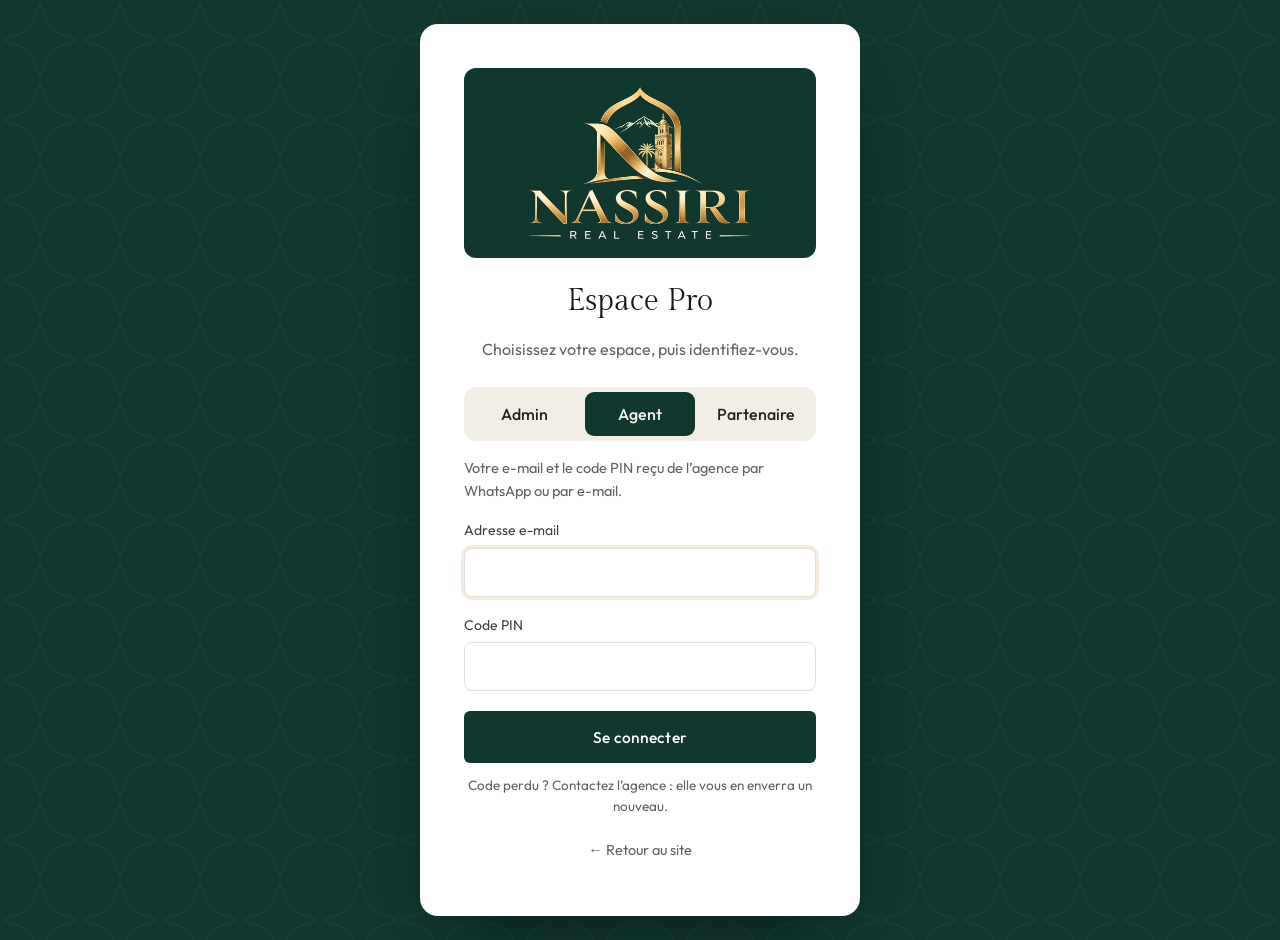
<file: agent.html>
<!DOCTYPE html>
<html lang="fr">
<head>
<meta charset="utf-8">
<meta name="viewport" content="width=device-width, initial-scale=1, viewport-fit=cover">
<meta name="robots" content="noindex, nofollow">
<title>Espace Agent — Nassiri Real Estate</title>
<meta name="theme-color" content="#10382F">
<link rel="icon" type="image/png" sizes="32x32" href="assets/img/logo/favicon-32.png">
<link rel="apple-touch-icon" href="assets/img/logo/favicon-180.png?v=9.9">
<link rel="manifest" href="manifest-agent.webmanifest">
<meta name="apple-mobile-web-app-capable" content="yes">
<meta name="mobile-web-app-capable" content="yes">
<meta name="apple-mobile-web-app-title" content="Nassiri Agent">
<link rel="stylesheet" href="assets/css/style.css?v=11.2.2">
<link rel="stylesheet" href="assets/css/admin.css">
</head>
<body class="admin">
<svg xmlns="http://www.w3.org/2000/svg" style="position:absolute;width:0;height:0;overflow:hidden" aria-hidden="true"><symbol id="i-lieu" viewBox="0 0 24 24"><path d="M12 21s-6.5-5.6-6.5-11a6.5 6.5 0 0 1 13 0c0 5.400-6.500 11-6.500 11z"/><circle cx="12" cy="10" r="2.400"/></symbol><symbol id="i-maison" viewBox="0 0 24 24"><path d="M4 11l8-7 8 7v8.500a.5.5 0 0 1-.5.5H14.500v-5.500h-5V20H4.500a.5.5 0 0 1-.5-.5z"/></symbol><symbol id="i-budget" viewBox="0 0 24 24"><path d="M12 3.500l9 4.500-9 4.500L3 8z"/><path d="M3 12l9 4.500 9-4.500"/><path d="M3 16l9 4.500 9-4.500"/></symbol><symbol id="i-surface" viewBox="0 0 24 24"><path d="M14 4h6v6"/><path d="M20 4l-6.500 6.500"/><path d="M10 20H4v-6"/><path d="M4 20l6.500-6.500"/></symbol><symbol id="i-loupe" viewBox="0 0 24 24"><circle cx="10.500" cy="10.500" r="6.500"/><path d="M15.500 15.500L21 21"/></symbol><symbol id="i-coeur" viewBox="0 0 24 24"><path d="M12 20.500S3.500 15.300 3.500 9.200A4.700 4.700 0 0 1 12 6.400a4.700 4.700 0 0 1 8.500 2.800c0 6.100-8.500 11.300-8.500 11.300z"/></symbol><symbol id="i-compte" viewBox="0 0 24 24"><circle cx="12" cy="8" r="3.600"/><path d="M4.500 20.500c.6-4 3.600-6 7.500-6s6.900 2 7.500 6z"/></symbol><symbol id="i-fleche" viewBox="0 0 24 24"><path d="M4 12h15"/><path d="M13.500 6.500L19 12l-5.500 5.500"/></symbol><symbol id="i-fleche-haut" viewBox="0 0 24 24"><path d="M7 17L17 7"/><path d="M9 7h8v8"/></symbol><symbol id="i-diamant" viewBox="0 0 24 24"><path d="M6.500 4h11L22 9.500 12 21 2 9.500z"/><path d="M2 9.500h20"/><path d="M9 4L7.500 9.500 12 21l4.500-11.500L15 4"/></symbol><symbol id="i-bouclier" viewBox="0 0 24 24"><path d="M12 2.800l7.500 2.700v6c0 4.700-3.200 8.200-7.500 9.700-4.300-1.500-7.500-5-7.500-9.700v-6z"/><path d="M8.800 12l2.300 2.300 4.300-4.600"/></symbol><symbol id="i-graphique" viewBox="0 0 24 24"><path d="M3 21h18"/><rect x="5" y="12" width="3.500" height="9"/><rect x="10.250" y="7.500" width="3.500" height="13.500"/><rect x="15.500" y="3.500" width="3.500" height="17.500"/></symbol><symbol id="i-mains" viewBox="0 0 24 24"><path d="M2 8.500l4-2.500 4 1.500 2-1 2 1 4-1.500 4 2.500-2.500 6-2-1"/><path d="M4.500 14.500l-2.500-6"/><path d="M10 7.500L7.500 11c1 1.200 2.500 1.200 3.500 0l1-1.200 5.500 5.200c.8.800-.4 2.200-1.300 1.400"/><path d="M4.500 14.500l1.800 2c.7.800 1.900-.2 1.300-1 .9 1.300 2.400 2.700 3.300 1.700.9 1 2.200 1.800 3 .9.800.9 2.100.2 1.700-1"/></symbol><symbol id="i-lit" viewBox="0 0 24 24"><path d="M3 18.500V6"/><path d="M3 15.500h18v3"/><path d="M21 15.500v-2.500a3 3 0 0 0-3-3H10v5.500"/><circle cx="6.500" cy="11.500" r="1.800"/></symbol><symbol id="i-bain" viewBox="0 0 24 24"><path d="M3 12.500h18v2a4.500 4.500 0 0 1-4.500 4.500h-9A4.500 4.500 0 0 1 3 14.500z"/><path d="M5.500 12.500V6a2.200 2.200 0 0 1 4.300-.6"/><path d="M7 19l-1 2"/><path d="M17 19l1 2"/></symbol><symbol id="i-photo" viewBox="0 0 24 24"><rect x="3" y="5" width="18" height="14" rx="2"/><circle cx="8.500" cy="10" r="1.700"/><path d="M21 15.500l-5-4.500-8 8"/></symbol><symbol id="i-menu" viewBox="0 0 24 24"><path d="M4 7h16"/><path d="M4 12h16"/><path d="M4 17h16"/></symbol><symbol id="i-fermer" viewBox="0 0 24 24"><path d="M5.500 5.500l13 13"/><path d="M18.500 5.500l-13 13"/></symbol><symbol id="i-chevron" viewBox="0 0 24 24"><path d="M6 9l6 6 6-6"/></symbol><symbol id="i-cle" viewBox="0 0 24 24"><circle cx="8" cy="14.500" r="4"/><path d="M11 11.500L20 3"/><path d="M16.500 6.500l2.500 2.500"/></symbol><symbol id="i-document" viewBox="0 0 24 24"><path d="M6 3h8.500L19 7.500V21H6z"/><path d="M14.500 3v4.500H19"/><path d="M9 12.500h6"/><path d="M9 16h6"/></symbol><symbol id="i-boussole" viewBox="0 0 24 24"><circle cx="12" cy="12" r="9"/><path d="M15.500 8.500l-2 5-5 2 2-5z"/></symbol><symbol id="i-info" viewBox="0 0 24 24"><circle cx="12" cy="12" r="9"/><path d="M12 11v5.500"/><path d="M12 7.600v.1"/></symbol><symbol id="i-horloge" viewBox="0 0 24 24"><circle cx="12" cy="12" r="9"/><path d="M12 7v5.200l3.300 2"/></symbol><symbol id="i-telephone" viewBox="0 0 24 24"><path d="M5 3.500h3.500l1.500 4.500-2 1.500a12 12 0 0 0 6.500 6.500l1.500-2 4.500 1.500V19a1.500 1.500 0 0 1-1.500 1.500C10.500 20.500 3.500 13.500 3.500 5A1.500 1.500 0 0 1 5 3.500z"/></symbol><symbol id="i-calendrier" viewBox="0 0 24 24"><rect x="3.500" y="5" width="17" height="15.500" rx="2"/><path d="M3.500 10h17"/><path d="M8 3v4"/><path d="M16 3v4"/></symbol><symbol id="i-courrier" viewBox="0 0 24 24"><rect x="3" y="5" width="18" height="14" rx="2"/><path d="M3.500 7l8.500 6.500L20.500 7"/></symbol><symbol id="i-etoile" viewBox="0 0 24 24"><path d="M12 3.500l2.600 5.400 5.900.8-4.300 4.100 1.100 5.900L12 16.900l-5.300 2.800 1.100-5.900-4.300-4.100 5.900-.8z"/></symbol><symbol id="i-corbeille" viewBox="0 0 24 24"><path d="M4 7h16"/><path d="M9 7V4.500h6V7"/><path d="M6 7l1 13h10l1-13"/><path d="M10 11v5.500"/><path d="M14 11v5.500"/></symbol><symbol id="i-crayon" viewBox="0 0 24 24"><path d="M4 20l1-4.500L16.500 4a2.100 2.100 0 0 1 3 3L8 18.500z"/><path d="M14.500 6l3 3"/></symbol><symbol id="i-plus" viewBox="0 0 24 24"><path d="M12 5v14"/><path d="M5 12h14"/></symbol><symbol id="i-oeil" viewBox="0 0 24 24"><path d="M2.500 12S6 5.500 12 5.500 21.500 12 21.500 12 18 18.500 12 18.500 2.500 12 2.500 12z"/><circle cx="12" cy="12" r="2.800"/></symbol><symbol id="i-personnes" viewBox="0 0 24 24"><circle cx="9" cy="8.500" r="3.200"/><path d="M2.500 19.500c.5-3.500 3-5.200 6.500-5.200s6 1.700 6.500 5.200z"/><path d="M16 5.600a3.200 3.200 0 0 1 0 5.800"/><path d="M18 14.800c2 .7 3.200 2.200 3.500 4.700"/></symbol><symbol id="i-tableau" viewBox="0 0 24 24"><rect x="3.500" y="3.500" width="7" height="9" rx="1.500"/><rect x="13.500" y="3.500" width="7" height="5" rx="1.500"/><rect x="13.500" y="11.500" width="7" height="9" rx="1.500"/><rect x="3.500" y="15.500" width="7" height="5" rx="1.500"/></symbol><symbol id="i-reglages" viewBox="0 0 24 24"><circle cx="12" cy="12" r="3"/><path d="M12 2.500v3M12 18.500v3M2.500 12h3M18.500 12h3M5.300 5.300l2.100 2.100M16.600 16.600l2.100 2.100M5.300 18.700l2.100-2.100M16.600 7.400l2.100-2.100"/></symbol><symbol id="i-sortie" viewBox="0 0 24 24"><path d="M14 4h4.500a1.500 1.500 0 0 1 1.500 1.500v13a1.500 1.500 0 0 1-1.500 1.500H14"/><path d="M10 8l-4 4 4 4"/><path d="M6 12h9"/></symbol><symbol id="i-cloche" viewBox="0 0 24 24"><path d="M6 16.500V11a6 6 0 0 1 12 0v5.500l1.500 2h-15z"/><path d="M10 20.500a2 2 0 0 0 4 0"/></symbol><symbol id="i-gauche" viewBox="0 0 24 24"><path d="M15 5l-7 7 7 7"/></symbol><symbol id="i-droite" viewBox="0 0 24 24"><path d="M9 5l7 7-7 7"/></symbol><symbol id="i-coche" viewBox="0 0 24 24"><path d="M4.500 12.500l5 5 10-11"/></symbol><symbol id="i-filtre" viewBox="0 0 24 24"><path d="M4 6h16"/><path d="M7 12h10"/><path d="M10 18h4"/></symbol></svg>
<div id="agent" aria-live="polite"></div>
<script src="assets/js/config.js?v=11.2.9" defer></script>
<script src="assets/js/api.js?v=11.2.9" defer></script>
<script src="assets/js/app.js?v=11.2.9" defer></script>
<script src="assets/js/vendor/jszip.min.js" defer></script>
<script src="assets/js/import-annonce.js?v=11.2.9" defer></script>
<script src="assets/js/agent.js?v=11.2.9" defer></script>
</body>
</html>
</file>
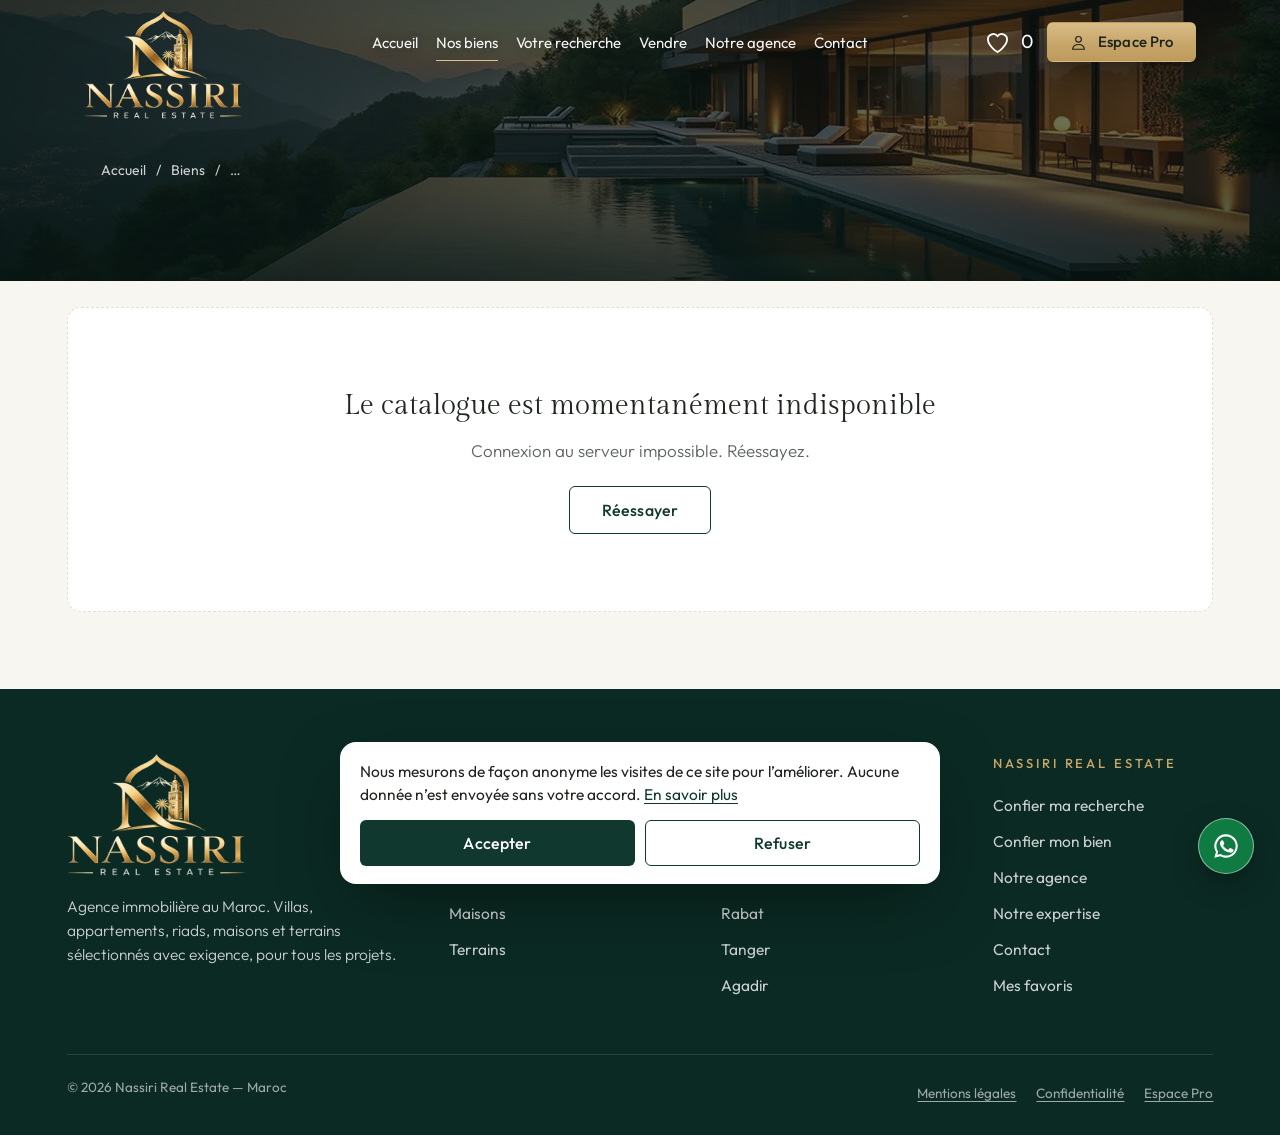
<file: bien.html>
<!DOCTYPE html>
<html lang="fr">
<head>
<meta charset="utf-8">
<meta name="viewport" content="width=device-width, initial-scale=1, viewport-fit=cover">
<title>Bien à vendre — Nassiri Real Estate</title>
<meta name="description" content="Découvrez ce bien sélectionné par Nassiri Real Estate : photographies, caractéristiques, prix et demande de visite.">
<meta name="theme-color" content="#10382F">
<link rel="canonical" href="bien.html" data-canonique>
<meta property="og:url" content="bien.html" data-canonique-og>
<meta property="og:type" content="website">
<meta property="og:locale" content="fr_MA">
<meta property="og:site_name" content="Nassiri Real Estate">
<meta property="og:title" content="Bien à vendre — Nassiri Real Estate">
<meta property="og:description" content="Découvrez ce bien sélectionné par Nassiri Real Estate : photographies, caractéristiques, prix et demande de visite.">
<meta property="og:image" content="assets/img/hero-1280.jpg">
<link rel="icon" type="image/png" sizes="32x32" href="assets/img/logo/favicon-32.png">
<link rel="apple-touch-icon" href="assets/img/logo/favicon-180.png">
<link rel="preload" href="assets/fonts/gilda-display-latin-400-normal.woff2" as="font" type="font/woff2" crossorigin>
<link rel="preload" href="assets/fonts/outfit-latin-wght-normal.woff2" as="font" type="font/woff2" crossorigin>
<link rel="preload" as="image" type="image/webp" href="assets/img/hero-1280.webp" imagesrcset="assets/img/hero-768.webp 768w, assets/img/hero-1280.webp 1280w, assets/img/hero-1920.webp 1920w" imagesizes="100vw">
<link rel="stylesheet" href="assets/css/style.css?v=11.2.2">
</head>
<body>
<a class="evitement" href="#contenu">Aller au contenu</a>
<svg xmlns="http://www.w3.org/2000/svg" style="position:absolute;width:0;height:0;overflow:hidden" aria-hidden="true"><symbol id="i-lieu" viewBox="0 0 24 24"><path d="M12 21s-6.5-5.6-6.5-11a6.5 6.5 0 0 1 13 0c0 5.400-6.500 11-6.500 11z"/><circle cx="12" cy="10" r="2.400"/></symbol><symbol id="i-maison" viewBox="0 0 24 24"><path d="M4 11l8-7 8 7v8.500a.5.5 0 0 1-.5.5H14.500v-5.500h-5V20H4.500a.5.5 0 0 1-.5-.5z"/></symbol><symbol id="i-budget" viewBox="0 0 24 24"><path d="M12 3.500l9 4.500-9 4.500L3 8z"/><path d="M3 12l9 4.500 9-4.500"/><path d="M3 16l9 4.500 9-4.500"/></symbol><symbol id="i-surface" viewBox="0 0 24 24"><path d="M14 4h6v6"/><path d="M20 4l-6.500 6.500"/><path d="M10 20H4v-6"/><path d="M4 20l6.500-6.500"/></symbol><symbol id="i-loupe" viewBox="0 0 24 24"><circle cx="10.500" cy="10.500" r="6.500"/><path d="M15.500 15.500L21 21"/></symbol><symbol id="i-coeur" viewBox="0 0 24 24"><path d="M12 20.500S3.500 15.300 3.500 9.200A4.700 4.700 0 0 1 12 6.400a4.700 4.700 0 0 1 8.500 2.800c0 6.100-8.500 11.300-8.500 11.300z"/></symbol><symbol id="i-compte" viewBox="0 0 24 24"><circle cx="12" cy="8" r="3.600"/><path d="M4.500 20.500c.6-4 3.600-6 7.500-6s6.900 2 7.500 6z"/></symbol><symbol id="i-fleche" viewBox="0 0 24 24"><path d="M4 12h15"/><path d="M13.500 6.500L19 12l-5.500 5.500"/></symbol><symbol id="i-fleche-haut" viewBox="0 0 24 24"><path d="M7 17L17 7"/><path d="M9 7h8v8"/></symbol><symbol id="i-diamant" viewBox="0 0 24 24"><path d="M6.500 4h11L22 9.500 12 21 2 9.500z"/><path d="M2 9.500h20"/><path d="M9 4L7.500 9.500 12 21l4.500-11.500L15 4"/></symbol><symbol id="i-bouclier" viewBox="0 0 24 24"><path d="M12 2.800l7.500 2.700v6c0 4.700-3.200 8.200-7.500 9.700-4.300-1.500-7.500-5-7.500-9.700v-6z"/><path d="M8.800 12l2.300 2.300 4.300-4.600"/></symbol><symbol id="i-graphique" viewBox="0 0 24 24"><path d="M3 21h18"/><rect x="5" y="12" width="3.500" height="9"/><rect x="10.250" y="7.500" width="3.500" height="13.500"/><rect x="15.500" y="3.500" width="3.500" height="17.500"/></symbol><symbol id="i-mains" viewBox="0 0 24 24"><path d="M2 8.500l4-2.500 4 1.500 2-1 2 1 4-1.500 4 2.500-2.500 6-2-1"/><path d="M4.500 14.500l-2.500-6"/><path d="M10 7.500L7.500 11c1 1.200 2.500 1.200 3.500 0l1-1.200 5.500 5.200c.8.800-.4 2.200-1.300 1.400"/><path d="M4.500 14.500l1.800 2c.7.800 1.900-.2 1.300-1 .9 1.300 2.400 2.700 3.300 1.700.9 1 2.200 1.800 3 .9.800.9 2.100.2 1.700-1"/></symbol><symbol id="i-lit" viewBox="0 0 24 24"><path d="M3 18.500V6"/><path d="M3 15.500h18v3"/><path d="M21 15.500v-2.500a3 3 0 0 0-3-3H10v5.500"/><circle cx="6.500" cy="11.500" r="1.800"/></symbol><symbol id="i-bain" viewBox="0 0 24 24"><path d="M3 12.500h18v2a4.500 4.500 0 0 1-4.500 4.500h-9A4.500 4.500 0 0 1 3 14.500z"/><path d="M5.500 12.500V6a2.200 2.200 0 0 1 4.300-.6"/><path d="M7 19l-1 2"/><path d="M17 19l1 2"/></symbol><symbol id="i-photo" viewBox="0 0 24 24"><rect x="3" y="5" width="18" height="14" rx="2"/><circle cx="8.500" cy="10" r="1.700"/><path d="M21 15.500l-5-4.500-8 8"/></symbol><symbol id="i-menu" viewBox="0 0 24 24"><path d="M4 7h16"/><path d="M4 12h16"/><path d="M4 17h16"/></symbol><symbol id="i-fermer" viewBox="0 0 24 24"><path d="M5.500 5.500l13 13"/><path d="M18.500 5.500l-13 13"/></symbol><symbol id="i-chevron" viewBox="0 0 24 24"><path d="M6 9l6 6 6-6"/></symbol><symbol id="i-cle" viewBox="0 0 24 24"><circle cx="8" cy="14.500" r="4"/><path d="M11 11.500L20 3"/><path d="M16.500 6.500l2.500 2.500"/></symbol><symbol id="i-document" viewBox="0 0 24 24"><path d="M6 3h8.500L19 7.500V21H6z"/><path d="M14.500 3v4.500H19"/><path d="M9 12.500h6"/><path d="M9 16h6"/></symbol><symbol id="i-boussole" viewBox="0 0 24 24"><circle cx="12" cy="12" r="9"/><path d="M15.500 8.500l-2 5-5 2 2-5z"/></symbol><symbol id="i-info" viewBox="0 0 24 24"><circle cx="12" cy="12" r="9"/><path d="M12 11v5.500"/><path d="M12 7.600v.1"/></symbol><symbol id="i-horloge" viewBox="0 0 24 24"><circle cx="12" cy="12" r="9"/><path d="M12 7v5.200l3.300 2"/></symbol><symbol id="i-telephone" viewBox="0 0 24 24"><path d="M5 3.500h3.500l1.500 4.500-2 1.500a12 12 0 0 0 6.500 6.500l1.500-2 4.500 1.500V19a1.500 1.500 0 0 1-1.500 1.500C10.500 20.500 3.500 13.500 3.500 5A1.500 1.500 0 0 1 5 3.500z"/></symbol><symbol id="i-calendrier" viewBox="0 0 24 24"><rect x="3.500" y="5" width="17" height="15.500" rx="2"/><path d="M3.500 10h17"/><path d="M8 3v4"/><path d="M16 3v4"/></symbol><symbol id="i-courrier" viewBox="0 0 24 24"><rect x="3" y="5" width="18" height="14" rx="2"/><path d="M3.500 7l8.500 6.500L20.500 7"/></symbol><symbol id="i-etoile" viewBox="0 0 24 24"><path d="M12 3.500l2.600 5.400 5.900.8-4.300 4.100 1.100 5.900L12 16.900l-5.300 2.800 1.100-5.900-4.300-4.100 5.900-.8z"/></symbol><symbol id="i-corbeille" viewBox="0 0 24 24"><path d="M4 7h16"/><path d="M9 7V4.500h6V7"/><path d="M6 7l1 13h10l1-13"/><path d="M10 11v5.500"/><path d="M14 11v5.500"/></symbol><symbol id="i-crayon" viewBox="0 0 24 24"><path d="M4 20l1-4.500L16.500 4a2.100 2.100 0 0 1 3 3L8 18.500z"/><path d="M14.500 6l3 3"/></symbol><symbol id="i-plus" viewBox="0 0 24 24"><path d="M12 5v14"/><path d="M5 12h14"/></symbol><symbol id="i-oeil" viewBox="0 0 24 24"><path d="M2.500 12S6 5.500 12 5.500 21.500 12 21.500 12 18 18.500 12 18.500 2.500 12 2.500 12z"/><circle cx="12" cy="12" r="2.800"/></symbol><symbol id="i-personnes" viewBox="0 0 24 24"><circle cx="9" cy="8.500" r="3.200"/><path d="M2.500 19.500c.5-3.500 3-5.200 6.500-5.200s6 1.700 6.500 5.200z"/><path d="M16 5.600a3.200 3.200 0 0 1 0 5.800"/><path d="M18 14.800c2 .7 3.200 2.200 3.500 4.700"/></symbol><symbol id="i-tableau" viewBox="0 0 24 24"><rect x="3.500" y="3.500" width="7" height="9" rx="1.500"/><rect x="13.500" y="3.500" width="7" height="5" rx="1.500"/><rect x="13.500" y="11.500" width="7" height="9" rx="1.500"/><rect x="3.500" y="15.500" width="7" height="5" rx="1.500"/></symbol><symbol id="i-reglages" viewBox="0 0 24 24"><circle cx="12" cy="12" r="3"/><path d="M12 2.500v3M12 18.500v3M2.500 12h3M18.500 12h3M5.300 5.300l2.100 2.100M16.600 16.600l2.100 2.100M5.300 18.700l2.100-2.100M16.600 7.400l2.100-2.100"/></symbol><symbol id="i-sortie" viewBox="0 0 24 24"><path d="M14 4h4.500a1.500 1.500 0 0 1 1.500 1.500v13a1.500 1.500 0 0 1-1.500 1.500H14"/><path d="M10 8l-4 4 4 4"/><path d="M6 12h9"/></symbol><symbol id="i-cloche" viewBox="0 0 24 24"><path d="M6 16.500V11a6 6 0 0 1 12 0v5.500l1.500 2h-15z"/><path d="M10 20.500a2 2 0 0 0 4 0"/></symbol><symbol id="i-gauche" viewBox="0 0 24 24"><path d="M15 5l-7 7 7 7"/></symbol><symbol id="i-droite" viewBox="0 0 24 24"><path d="M9 5l7 7-7 7"/></symbol><symbol id="i-coche" viewBox="0 0 24 24"><path d="M4.500 12.500l5 5 10-11"/></symbol><symbol id="i-filtre" viewBox="0 0 24 24"><path d="M4 6h16"/><path d="M7 12h10"/><path d="M10 18h4"/></symbol><symbol id="i-partage" viewBox="0 0 24 24"><circle cx="18" cy="5" r="3"/><circle cx="6" cy="12" r="3"/><circle cx="18" cy="19" r="3"/><path d="M8.600 13.500l6.800 3.900"/><path d="M15.400 6.600L8.600 10.500"/></symbol></svg>
<header class="entete">
  <a class="entete-logo" href="index.html" aria-label="Nassiri Real Estate — Accueil">
    <picture><source type="image/webp" srcset="assets/img/logo/logo-nassiri-440.webp 440w, assets/img/logo/logo-nassiri-880.webp 880w" sizes="230px">
    <img src="assets/img/logo/logo-nassiri-440.png" width="440" height="302" alt="Nassiri Real Estate"></picture>
  </a>
  <nav class="nav" aria-label="Navigation principale"><a href="index.html">Accueil</a><a href="biens.html" aria-current="page">Nos biens</a><a href="recherche.html">Votre recherche</a><a href="vendre.html">Vendre</a><a href="index.html#agence">Notre agence</a><a href="index.html#contact">Contact</a></nav>
  <div class="entete-actions">
    <a class="lien-favoris" href="biens.html?favoris=1" data-lien-favoris aria-label="0 — mes favoris"><svg class="ico " aria-hidden="true"><use href="#i-coeur"/></svg><span data-compteur-favoris>0</span></a>
    <a class="btn btn-or btn-pro" href="espace-pro.html" aria-label="Espace Pro"><svg class="ico " aria-hidden="true"><use href="#i-compte"/></svg><span>Espace Pro</span></a>
    <button class="burger" type="button" data-menu-ouvrir aria-controls="menu-mobile" aria-expanded="false" aria-label="Ouvrir le menu"><svg class="ico " aria-hidden="true"><use href="#i-menu"/></svg></button>
  </div>
</header>
<div class="menu-mobile" id="menu-mobile" aria-hidden="true">
  <div class="menu-mobile-haut">
    <img src="assets/img/logo/logo-nassiri-440.png" width="440" height="302" alt="Nassiri Real Estate">
    <button class="burger" style="display:inline-flex" type="button" data-menu-fermer aria-label="Fermer le menu"><svg class="ico " aria-hidden="true"><use href="#i-fermer"/></svg></button>
  </div>
  <nav aria-label="Navigation mobile"><a href="index.html">Accueil<svg class="ico " aria-hidden="true"><use href="#i-fleche"/></svg></a><a href="biens.html">Nos biens<svg class="ico " aria-hidden="true"><use href="#i-fleche"/></svg></a><a href="recherche.html">Confiez-nous votre recherche<svg class="ico " aria-hidden="true"><use href="#i-fleche"/></svg></a><a href="vendre.html">Vendre mon bien<svg class="ico " aria-hidden="true"><use href="#i-fleche"/></svg></a><a href="index.html#agence">Notre agence<svg class="ico " aria-hidden="true"><use href="#i-fleche"/></svg></a><a href="index.html#contact">Contact<svg class="ico " aria-hidden="true"><use href="#i-fleche"/></svg></a><a href="biens.html?favoris=1">Mes favoris<svg class="ico " aria-hidden="true"><use href="#i-coeur"/></svg></a></nav>
  <div class="menu-mobile-actions"><a class="btn btn-or" href="recherche.html">Confier ma recherche</a><a class="btn btn-contour" href="#" data-whatsapp><svg class="ico-wa" viewBox="0 0 24 24" aria-hidden="true"><path d="M12 2a10 10 0 0 0-8.600 15.100L2 22l5.100-1.300A10 10 0 1 0 12 2zm0 1.800a8.200 8.200 0 1 1-4.200 15.200l-.3-.2-3 .8.800-2.900-.2-.3A8.200 8.200 0 0 1 12 3.800zM8.500 7.300c-.2 0-.5 0-.7.300-.3.300-1 1-1 2.300s1 2.700 1.200 2.900c.1.200 2 3.100 4.900 4.200 2.400.9 2.900.8 3.400.7.500-.1 1.700-.7 1.900-1.300.2-.7.2-1.200.2-1.300-.1-.1-.3-.2-.6-.3l-2-1c-.3-.1-.5-.1-.7.200l-.9 1.100c-.2.2-.3.2-.6.1-.3-.2-1.200-.5-2.300-1.400-.9-.800-1.400-1.700-1.600-2-.2-.3 0-.5.100-.600l.4-.5.3-.5c.1-.2 0-.4 0-.5l-.9-2.100c-.2-.5-.4-.5-.6-.5z"/></svg> WhatsApp</a></div>
</div>
<main id="contenu">
<section class="bandeau bandeau-court">
  <picture class="bandeau-photo"><source type="image/webp" srcset="assets/img/hero-768.webp 768w, assets/img/hero-1280.webp 1280w, assets/img/hero-1920.webp 1920w" sizes="100vw"><img src="assets/img/hero-1920.jpg" srcset="assets/img/hero-768.jpg 768w, assets/img/hero-1280.jpg 1280w, assets/img/hero-1920.jpg 1920w" sizes="100vw" width="1920" height="1080" alt="" fetchpriority="high"></picture>
  <div class="bandeau-texte">
    <nav class="fil" aria-label="Fil d’Ariane"><a href="index.html">Accueil</a><span aria-hidden="true">/</span><a href="biens.html">Biens</a><span aria-hidden="true">/</span><span id="fil-ref">…</span></nav>
    <h1 id="page-titre">&nbsp;</h1>
    <p class="bandeau-sous" id="page-sous"></p>
  </div>
</section>
<section class="conteneur fiche" id="fiche" data-chargement><div class="squelette squelette-haut"></div></section>
<div class="visionneuse" id="visionneuse" hidden></div>
</main>
<footer class="pied">
  <div class="conteneur">
    <div class="pied-grille">
      <div>
        <picture><source type="image/webp" srcset="assets/img/logo/logo-nassiri-440.webp 440w, assets/img/logo/logo-nassiri-880.webp 880w" sizes="250px">
        <img class="pied-logo" src="assets/img/logo/logo-nassiri-440.png" width="440" height="302" loading="lazy" alt="Nassiri Real Estate"></picture>
        <p>Agence immobilière au Maroc. Villas, appartements, riads, maisons et terrains sélectionnés avec exigence, pour tous les projets.</p>
      </div>
      <div><h3>Acheter</h3><ul>
        <li><a href="biens.html?type=Villa">Villas</a></li><li><a href="biens.html?type=Appartement">Appartements</a></li>
        <li><a href="biens.html?type=Riad">Riads</a></li><li><a href="biens.html?type=Maison">Maisons</a></li><li><a href="biens.html?type=Terrain">Terrains</a></li></ul></div>
      <div><h3>Destinations</h3><ul>
        <li><a href="biens.html?ville=Marrakech">Marrakech</a></li><li><a href="biens.html?ville=Meknès">Meknès</a></li><li><a href="biens.html?ville=Casablanca">Casablanca</a></li>
        <li><a href="biens.html?ville=Rabat">Rabat</a></li><li><a href="biens.html?ville=Tanger">Tanger</a></li><li><a href="biens.html?ville=Agadir">Agadir</a></li></ul></div>
      <div><h3>Nassiri Real Estate</h3><ul>
        <li><a href="recherche.html">Confier ma recherche</a></li><li><a href="vendre.html">Confier mon bien</a></li><li><a href="index.html#agence">Notre agence</a></li>
        <li><a href="index.html#expertise">Notre expertise</a></li><li><a href="index.html#contact">Contact</a></li>
        <li><a href="biens.html?favoris=1">Mes favoris</a></li></ul></div>
    </div>
    <div class="pied-bas"><span>© <span data-annee>2026</span> Nassiri Real Estate — Maroc</span>
    <span data-demo>Mode démonstration : annonces fictives et visuels d’illustration, non commercialisés.</span>
    <span class="pied-liens"><a href="mentions-legales.html">Mentions légales</a><a href="confidentialite.html">Confidentialité</a><a href="espace-pro.html">Espace Pro</a></span></div>
  </div>
</footer>
<a class="whatsapp" href="#" data-whatsapp aria-label="Nous écrire sur WhatsApp"><svg viewBox="0 0 24 24" aria-hidden="true"><path d="M12 2a10 10 0 0 0-8.600 15.100L2 22l5.100-1.300A10 10 0 1 0 12 2zm0 1.800a8.200 8.200 0 1 1-4.200 15.200l-.3-.2-3 .8.800-2.900-.2-.3A8.200 8.200 0 0 1 12 3.800zM8.500 7.300c-.2 0-.5 0-.7.300-.3.300-1 1-1 2.300s1 2.700 1.200 2.900c.1.200 2 3.100 4.900 4.200 2.400.9 2.900.8 3.400.7.500-.1 1.700-.7 1.900-1.300.2-.7.2-1.200.2-1.300-.1-.1-.3-.2-.6-.3l-2-1c-.3-.1-.5-.1-.7.200l-.9 1.100c-.2.2-.3.2-.6.1-.3-.2-1.200-.5-2.300-1.400-.9-.800-1.400-1.700-1.600-2-.2-.3 0-.5.100-.600l.4-.5.3-.5c.1-.2 0-.4 0-.5l-.9-2.100c-.2-.5-.4-.5-.6-.5z"/></svg></a>
<script src="assets/js/config.js?v=11.2.9" defer></script>
<script src="assets/js/api.js?v=11.2.9" defer></script>
<script src="assets/js/app.js?v=11.2.9" defer></script>
<script src="assets/js/bien.js" defer></script>
</body>
</html>
</file>
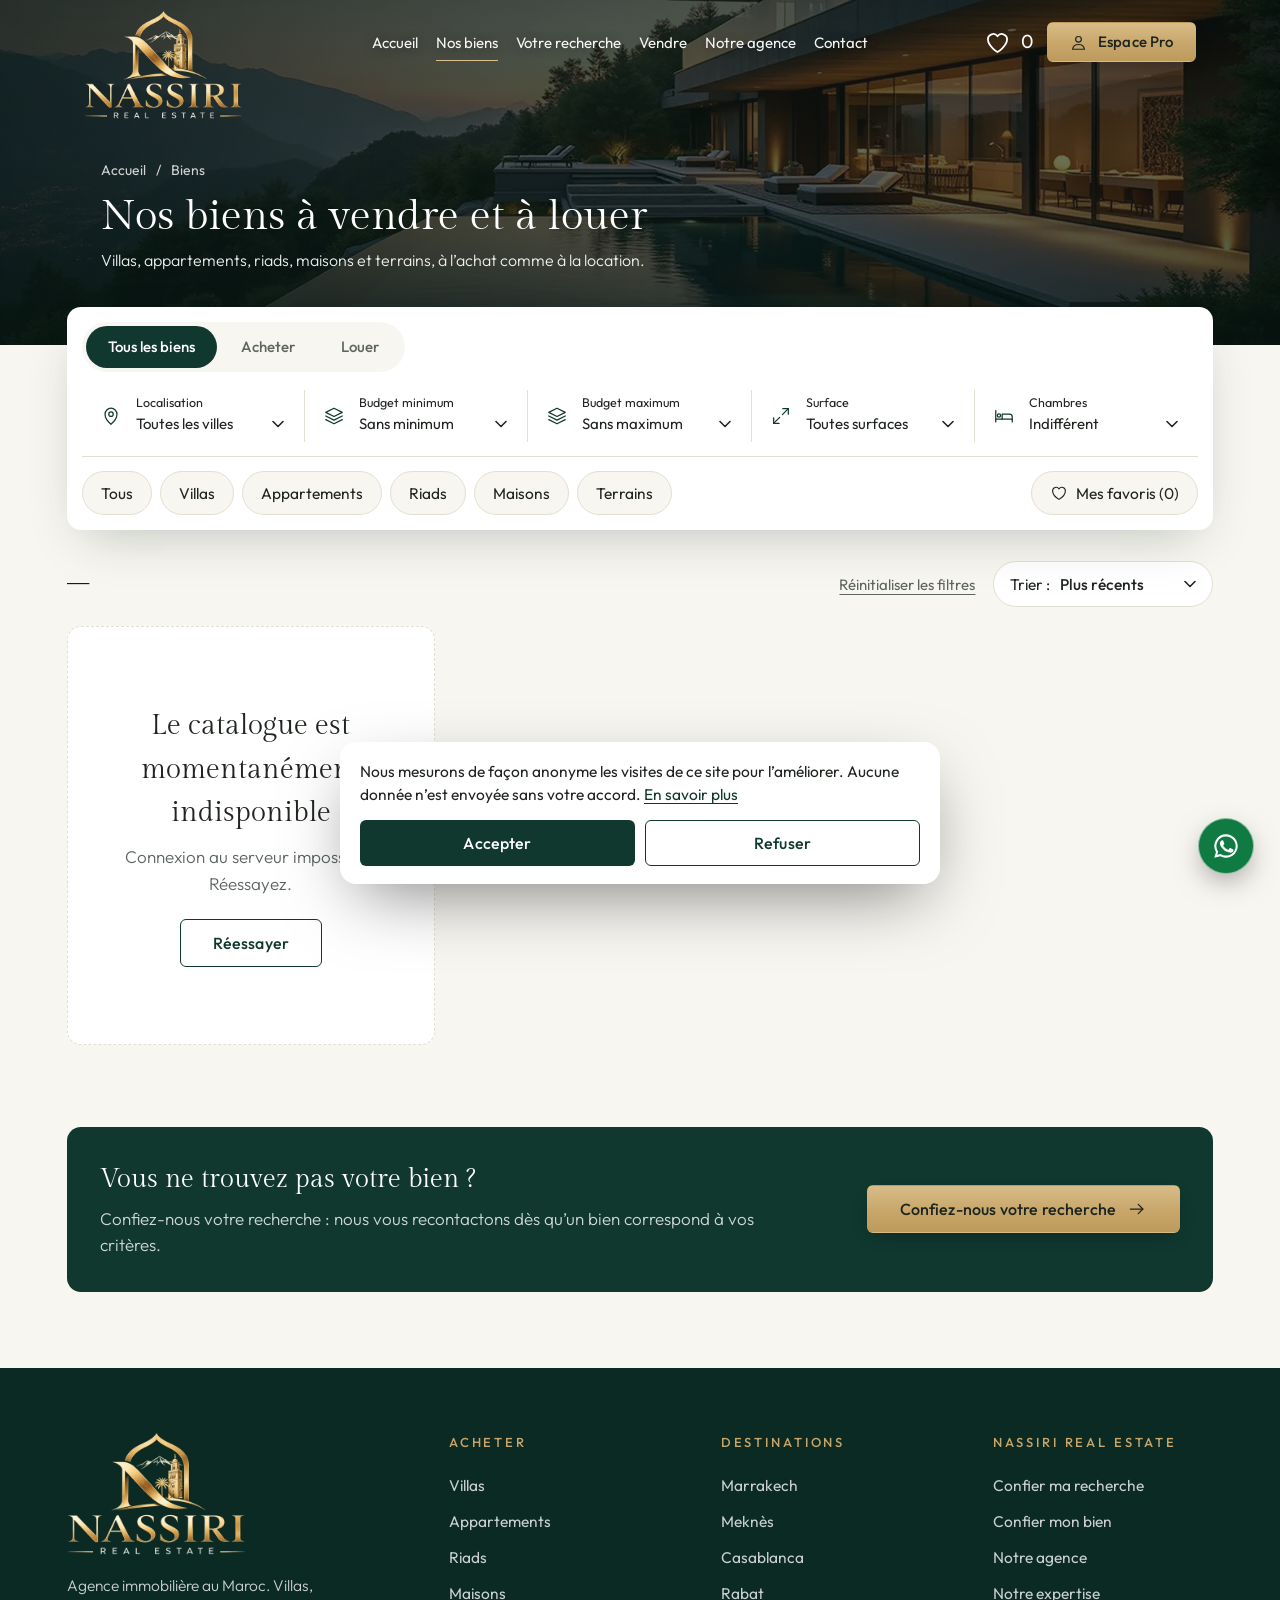
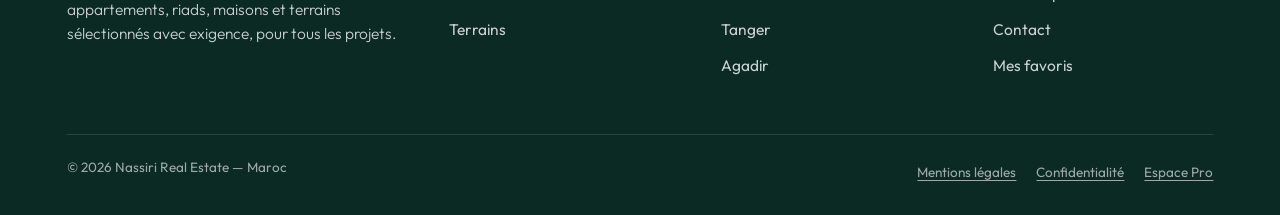
<file: biens.html>
<!DOCTYPE html>
<html lang="fr">
<head>
<meta charset="utf-8">
<meta name="viewport" content="width=device-width, initial-scale=1, viewport-fit=cover">
<title>Biens à vendre au Maroc — Nassiri Real Estate</title>
<meta name="description" content="Villas, appartements, riads, maisons et terrains à vendre au Maroc, à Marrakech, à Meknès et dans les grandes villes. Filtrez par ville, type, budget, surface et nombre de chambres.">
<meta name="theme-color" content="#10382F">
<link rel="canonical" href="biens.html" data-canonique>
<meta property="og:url" content="biens.html" data-canonique-og>
<meta property="og:type" content="website">
<meta property="og:locale" content="fr_MA">
<meta property="og:site_name" content="Nassiri Real Estate">
<meta property="og:title" content="Biens à vendre au Maroc — Nassiri Real Estate">
<meta property="og:description" content="Villas, appartements, riads, maisons et terrains à vendre au Maroc, à Marrakech, à Meknès et dans les grandes villes. Filtrez par ville, type, budget, surface et nombre de chambres.">
<meta property="og:image" content="assets/img/hero-1280.jpg">
<link rel="icon" type="image/png" sizes="32x32" href="assets/img/logo/favicon-32.png">
<link rel="apple-touch-icon" href="assets/img/logo/favicon-180.png">
<link rel="preload" href="assets/fonts/gilda-display-latin-400-normal.woff2" as="font" type="font/woff2" crossorigin>
<link rel="preload" href="assets/fonts/outfit-latin-wght-normal.woff2" as="font" type="font/woff2" crossorigin>
<link rel="preload" as="image" type="image/webp" href="assets/img/hero-1280.webp" imagesrcset="assets/img/hero-768.webp 768w, assets/img/hero-1280.webp 1280w, assets/img/hero-1920.webp 1920w" imagesizes="100vw">
<link rel="stylesheet" href="assets/css/style.css?v=11.2.2">
</head>
<body>
<a class="evitement" href="#contenu">Aller au contenu</a>
<svg xmlns="http://www.w3.org/2000/svg" style="position:absolute;width:0;height:0;overflow:hidden" aria-hidden="true"><symbol id="i-lieu" viewBox="0 0 24 24"><path d="M12 21s-6.5-5.6-6.5-11a6.5 6.5 0 0 1 13 0c0 5.400-6.500 11-6.500 11z"/><circle cx="12" cy="10" r="2.400"/></symbol><symbol id="i-maison" viewBox="0 0 24 24"><path d="M4 11l8-7 8 7v8.500a.5.5 0 0 1-.5.5H14.500v-5.500h-5V20H4.500a.5.5 0 0 1-.5-.5z"/></symbol><symbol id="i-budget" viewBox="0 0 24 24"><path d="M12 3.500l9 4.500-9 4.500L3 8z"/><path d="M3 12l9 4.500 9-4.500"/><path d="M3 16l9 4.500 9-4.500"/></symbol><symbol id="i-surface" viewBox="0 0 24 24"><path d="M14 4h6v6"/><path d="M20 4l-6.500 6.500"/><path d="M10 20H4v-6"/><path d="M4 20l6.500-6.500"/></symbol><symbol id="i-loupe" viewBox="0 0 24 24"><circle cx="10.500" cy="10.500" r="6.500"/><path d="M15.500 15.500L21 21"/></symbol><symbol id="i-coeur" viewBox="0 0 24 24"><path d="M12 20.500S3.500 15.300 3.500 9.200A4.700 4.700 0 0 1 12 6.400a4.700 4.700 0 0 1 8.500 2.800c0 6.100-8.500 11.300-8.500 11.300z"/></symbol><symbol id="i-compte" viewBox="0 0 24 24"><circle cx="12" cy="8" r="3.600"/><path d="M4.500 20.500c.6-4 3.600-6 7.500-6s6.900 2 7.500 6z"/></symbol><symbol id="i-fleche" viewBox="0 0 24 24"><path d="M4 12h15"/><path d="M13.500 6.500L19 12l-5.500 5.500"/></symbol><symbol id="i-fleche-haut" viewBox="0 0 24 24"><path d="M7 17L17 7"/><path d="M9 7h8v8"/></symbol><symbol id="i-diamant" viewBox="0 0 24 24"><path d="M6.500 4h11L22 9.500 12 21 2 9.500z"/><path d="M2 9.500h20"/><path d="M9 4L7.500 9.500 12 21l4.500-11.500L15 4"/></symbol><symbol id="i-bouclier" viewBox="0 0 24 24"><path d="M12 2.800l7.500 2.700v6c0 4.700-3.200 8.200-7.500 9.700-4.300-1.500-7.500-5-7.500-9.700v-6z"/><path d="M8.800 12l2.300 2.300 4.300-4.600"/></symbol><symbol id="i-graphique" viewBox="0 0 24 24"><path d="M3 21h18"/><rect x="5" y="12" width="3.500" height="9"/><rect x="10.250" y="7.500" width="3.500" height="13.500"/><rect x="15.500" y="3.500" width="3.500" height="17.500"/></symbol><symbol id="i-mains" viewBox="0 0 24 24"><path d="M2 8.500l4-2.500 4 1.500 2-1 2 1 4-1.500 4 2.500-2.500 6-2-1"/><path d="M4.500 14.500l-2.500-6"/><path d="M10 7.500L7.500 11c1 1.200 2.500 1.200 3.500 0l1-1.200 5.500 5.200c.8.800-.4 2.200-1.300 1.400"/><path d="M4.500 14.500l1.800 2c.7.800 1.900-.2 1.300-1 .9 1.300 2.400 2.700 3.300 1.700.9 1 2.200 1.800 3 .9.800.9 2.100.2 1.700-1"/></symbol><symbol id="i-lit" viewBox="0 0 24 24"><path d="M3 18.500V6"/><path d="M3 15.500h18v3"/><path d="M21 15.500v-2.500a3 3 0 0 0-3-3H10v5.500"/><circle cx="6.500" cy="11.500" r="1.800"/></symbol><symbol id="i-bain" viewBox="0 0 24 24"><path d="M3 12.500h18v2a4.500 4.500 0 0 1-4.500 4.500h-9A4.500 4.500 0 0 1 3 14.500z"/><path d="M5.500 12.500V6a2.200 2.200 0 0 1 4.300-.6"/><path d="M7 19l-1 2"/><path d="M17 19l1 2"/></symbol><symbol id="i-photo" viewBox="0 0 24 24"><rect x="3" y="5" width="18" height="14" rx="2"/><circle cx="8.500" cy="10" r="1.700"/><path d="M21 15.500l-5-4.500-8 8"/></symbol><symbol id="i-menu" viewBox="0 0 24 24"><path d="M4 7h16"/><path d="M4 12h16"/><path d="M4 17h16"/></symbol><symbol id="i-fermer" viewBox="0 0 24 24"><path d="M5.500 5.500l13 13"/><path d="M18.500 5.500l-13 13"/></symbol><symbol id="i-chevron" viewBox="0 0 24 24"><path d="M6 9l6 6 6-6"/></symbol><symbol id="i-cle" viewBox="0 0 24 24"><circle cx="8" cy="14.500" r="4"/><path d="M11 11.500L20 3"/><path d="M16.500 6.500l2.500 2.500"/></symbol><symbol id="i-document" viewBox="0 0 24 24"><path d="M6 3h8.500L19 7.500V21H6z"/><path d="M14.500 3v4.500H19"/><path d="M9 12.500h6"/><path d="M9 16h6"/></symbol><symbol id="i-boussole" viewBox="0 0 24 24"><circle cx="12" cy="12" r="9"/><path d="M15.500 8.500l-2 5-5 2 2-5z"/></symbol><symbol id="i-info" viewBox="0 0 24 24"><circle cx="12" cy="12" r="9"/><path d="M12 11v5.500"/><path d="M12 7.600v.1"/></symbol><symbol id="i-horloge" viewBox="0 0 24 24"><circle cx="12" cy="12" r="9"/><path d="M12 7v5.200l3.300 2"/></symbol><symbol id="i-telephone" viewBox="0 0 24 24"><path d="M5 3.500h3.500l1.500 4.500-2 1.500a12 12 0 0 0 6.500 6.500l1.500-2 4.500 1.500V19a1.500 1.500 0 0 1-1.500 1.500C10.500 20.500 3.500 13.500 3.500 5A1.500 1.500 0 0 1 5 3.500z"/></symbol><symbol id="i-calendrier" viewBox="0 0 24 24"><rect x="3.500" y="5" width="17" height="15.500" rx="2"/><path d="M3.500 10h17"/><path d="M8 3v4"/><path d="M16 3v4"/></symbol><symbol id="i-courrier" viewBox="0 0 24 24"><rect x="3" y="5" width="18" height="14" rx="2"/><path d="M3.500 7l8.500 6.500L20.500 7"/></symbol><symbol id="i-etoile" viewBox="0 0 24 24"><path d="M12 3.500l2.600 5.400 5.900.8-4.300 4.100 1.100 5.900L12 16.900l-5.300 2.800 1.100-5.900-4.300-4.100 5.900-.8z"/></symbol><symbol id="i-corbeille" viewBox="0 0 24 24"><path d="M4 7h16"/><path d="M9 7V4.500h6V7"/><path d="M6 7l1 13h10l1-13"/><path d="M10 11v5.500"/><path d="M14 11v5.500"/></symbol><symbol id="i-crayon" viewBox="0 0 24 24"><path d="M4 20l1-4.500L16.500 4a2.100 2.100 0 0 1 3 3L8 18.500z"/><path d="M14.500 6l3 3"/></symbol><symbol id="i-plus" viewBox="0 0 24 24"><path d="M12 5v14"/><path d="M5 12h14"/></symbol><symbol id="i-oeil" viewBox="0 0 24 24"><path d="M2.500 12S6 5.500 12 5.500 21.500 12 21.500 12 18 18.500 12 18.500 2.500 12 2.500 12z"/><circle cx="12" cy="12" r="2.800"/></symbol><symbol id="i-personnes" viewBox="0 0 24 24"><circle cx="9" cy="8.500" r="3.200"/><path d="M2.500 19.500c.5-3.500 3-5.200 6.500-5.200s6 1.700 6.500 5.200z"/><path d="M16 5.600a3.200 3.200 0 0 1 0 5.800"/><path d="M18 14.800c2 .7 3.200 2.200 3.500 4.700"/></symbol><symbol id="i-tableau" viewBox="0 0 24 24"><rect x="3.500" y="3.500" width="7" height="9" rx="1.500"/><rect x="13.500" y="3.500" width="7" height="5" rx="1.500"/><rect x="13.500" y="11.500" width="7" height="9" rx="1.500"/><rect x="3.500" y="15.500" width="7" height="5" rx="1.500"/></symbol><symbol id="i-reglages" viewBox="0 0 24 24"><circle cx="12" cy="12" r="3"/><path d="M12 2.500v3M12 18.500v3M2.500 12h3M18.500 12h3M5.300 5.300l2.100 2.100M16.600 16.600l2.100 2.100M5.300 18.700l2.100-2.100M16.600 7.400l2.100-2.100"/></symbol><symbol id="i-sortie" viewBox="0 0 24 24"><path d="M14 4h4.500a1.500 1.500 0 0 1 1.500 1.500v13a1.500 1.500 0 0 1-1.500 1.500H14"/><path d="M10 8l-4 4 4 4"/><path d="M6 12h9"/></symbol><symbol id="i-cloche" viewBox="0 0 24 24"><path d="M6 16.500V11a6 6 0 0 1 12 0v5.500l1.500 2h-15z"/><path d="M10 20.500a2 2 0 0 0 4 0"/></symbol><symbol id="i-gauche" viewBox="0 0 24 24"><path d="M15 5l-7 7 7 7"/></symbol><symbol id="i-droite" viewBox="0 0 24 24"><path d="M9 5l7 7-7 7"/></symbol><symbol id="i-coche" viewBox="0 0 24 24"><path d="M4.500 12.500l5 5 10-11"/></symbol><symbol id="i-filtre" viewBox="0 0 24 24"><path d="M4 6h16"/><path d="M7 12h10"/><path d="M10 18h4"/></symbol></svg>
<header class="entete">
  <a class="entete-logo" href="index.html" aria-label="Nassiri Real Estate — Accueil">
    <picture><source type="image/webp" srcset="assets/img/logo/logo-nassiri-440.webp 440w, assets/img/logo/logo-nassiri-880.webp 880w" sizes="230px">
    <img src="assets/img/logo/logo-nassiri-440.png" width="440" height="302" alt="Nassiri Real Estate"></picture>
  </a>
  <nav class="nav" aria-label="Navigation principale"><a href="index.html">Accueil</a><a href="biens.html" aria-current="page">Nos biens</a><a href="recherche.html">Votre recherche</a><a href="vendre.html">Vendre</a><a href="index.html#agence">Notre agence</a><a href="index.html#contact">Contact</a></nav>
  <div class="entete-actions">
    <a class="lien-favoris" href="biens.html?favoris=1" data-lien-favoris aria-label="0 — mes favoris"><svg class="ico " aria-hidden="true"><use href="#i-coeur"/></svg><span data-compteur-favoris>0</span></a>
    <a class="btn btn-or btn-pro" href="espace-pro.html" aria-label="Espace Pro"><svg class="ico " aria-hidden="true"><use href="#i-compte"/></svg><span>Espace Pro</span></a>
    <button class="burger" type="button" data-menu-ouvrir aria-controls="menu-mobile" aria-expanded="false" aria-label="Ouvrir le menu"><svg class="ico " aria-hidden="true"><use href="#i-menu"/></svg></button>
  </div>
</header>
<div class="menu-mobile" id="menu-mobile" aria-hidden="true">
  <div class="menu-mobile-haut">
    <img src="assets/img/logo/logo-nassiri-440.png" width="440" height="302" alt="Nassiri Real Estate">
    <button class="burger" style="display:inline-flex" type="button" data-menu-fermer aria-label="Fermer le menu"><svg class="ico " aria-hidden="true"><use href="#i-fermer"/></svg></button>
  </div>
  <nav aria-label="Navigation mobile"><a href="index.html">Accueil<svg class="ico " aria-hidden="true"><use href="#i-fleche"/></svg></a><a href="biens.html">Nos biens<svg class="ico " aria-hidden="true"><use href="#i-fleche"/></svg></a><a href="recherche.html">Confiez-nous votre recherche<svg class="ico " aria-hidden="true"><use href="#i-fleche"/></svg></a><a href="vendre.html">Vendre mon bien<svg class="ico " aria-hidden="true"><use href="#i-fleche"/></svg></a><a href="index.html#agence">Notre agence<svg class="ico " aria-hidden="true"><use href="#i-fleche"/></svg></a><a href="index.html#contact">Contact<svg class="ico " aria-hidden="true"><use href="#i-fleche"/></svg></a><a href="biens.html?favoris=1">Mes favoris<svg class="ico " aria-hidden="true"><use href="#i-coeur"/></svg></a></nav>
  <div class="menu-mobile-actions"><a class="btn btn-or" href="recherche.html">Confier ma recherche</a><a class="btn btn-contour" href="#" data-whatsapp><svg class="ico-wa" viewBox="0 0 24 24" aria-hidden="true"><path d="M12 2a10 10 0 0 0-8.600 15.100L2 22l5.100-1.300A10 10 0 1 0 12 2zm0 1.800a8.200 8.200 0 1 1-4.200 15.200l-.3-.2-3 .8.800-2.900-.2-.3A8.200 8.200 0 0 1 12 3.800zM8.500 7.300c-.2 0-.5 0-.7.300-.3.300-1 1-1 2.300s1 2.700 1.200 2.900c.1.200 2 3.100 4.900 4.200 2.400.9 2.900.8 3.400.7.500-.1 1.700-.7 1.900-1.300.2-.7.2-1.200.2-1.300-.1-.1-.3-.2-.6-.3l-2-1c-.3-.1-.5-.1-.7.200l-.9 1.100c-.2.2-.3.2-.6.1-.3-.2-1.200-.5-2.300-1.400-.9-.800-1.400-1.700-1.600-2-.2-.3 0-.5.100-.600l.4-.5.3-.5c.1-.2 0-.4 0-.5l-.9-2.100c-.2-.5-.4-.5-.6-.5z"/></svg> WhatsApp</a></div>
</div>
<main id="contenu">
<section class="bandeau">
  <picture class="bandeau-photo"><source type="image/webp" srcset="assets/img/hero-768.webp 768w, assets/img/hero-1280.webp 1280w, assets/img/hero-1920.webp 1920w" sizes="100vw"><img src="assets/img/hero-1920.jpg" srcset="assets/img/hero-768.jpg 768w, assets/img/hero-1280.jpg 1280w, assets/img/hero-1920.jpg 1920w" sizes="100vw" width="1920" height="1080" alt="" fetchpriority="high"></picture>
  <div class="bandeau-texte">
    <nav class="fil" aria-label="Fil d’Ariane"><a href="index.html">Accueil</a><span aria-hidden="true">/</span><span>Biens</span></nav>
    <h1 id="catalogue-titre">Nos biens à vendre et à louer</h1>
    <p class="bandeau-sous">Villas, appartements, riads, maisons et terrains, à l’achat comme à la location.</p>
  </div>
</section>

<div class="filtres-zone">
  <form class="filtres" id="filtres" role="search" aria-label="Filtrer les biens">
    <button class="filtres-basculer" type="button" data-filtres-basculer aria-expanded="false"><span><svg class="ico " aria-hidden="true"><use href="#i-filtre"/></svg></span><span style="flex:1;text-align:left;padding-left:10px">Filtrer les biens<span data-filtres-actifs></span></span><svg class="ico " aria-hidden="true"><use href="#i-chevron"/></svg></button>
    <div class="filtre-transaction" role="group" aria-label="Acheter ou louer">
      <button type="button" data-transaction="" aria-pressed="true" class="est-actif">Tous les biens</button><button type="button" data-transaction="vente" aria-pressed="false">Acheter</button><button type="button" data-transaction="location" aria-pressed="false">Louer</button>
    </div>
    <div class="filtres-ligne">
      <div class="champ"><svg class="ico " aria-hidden="true"><use href="#i-lieu"/></svg><div class="champ-texte"><label for="f-ville">Localisation</label><select id="f-ville" name="ville"></select></div></div>
      <div class="champ"><svg class="ico " aria-hidden="true"><use href="#i-budget"/></svg><div class="champ-texte"><label for="f-bmin">Budget minimum</label><select id="f-bmin" name="bmin"><option value="">Sans minimum</option><option value="1000000">1 000 000 DH</option><option value="1500000">1 500 000 DH</option><option value="3000000">3 000 000 DH</option><option value="6000000">6 000 000 DH</option><option value="10000000">10 000 000 DH</option></select></div></div>
      <div class="champ"><svg class="ico " aria-hidden="true"><use href="#i-budget"/></svg><div class="champ-texte"><label for="f-bmax">Budget maximum</label><select id="f-bmax" name="bmax"><option value="">Sans maximum</option><option value="1500000">1 500 000 DH</option><option value="3000000">3 000 000 DH</option><option value="6000000">6 000 000 DH</option><option value="10000000">10 000 000 DH</option><option value="20000000">20 000 000 DH</option></select></div></div>
      <div class="champ"><svg class="ico " aria-hidden="true"><use href="#i-surface"/></svg><div class="champ-texte"><label for="f-surface">Surface</label><select id="f-surface" name="surface"><option value="">Toutes surfaces</option><option value="0-50">Moins de 50 m²</option><option value="50-100">50 à 100 m²</option><option value="100-200">100 à 200 m²</option><option value="200-300">200 à 300 m²</option><option value="300-500">300 à 500 m²</option><option value="500-">500 m² et plus</option></select></div></div>
      <div class="champ"><svg class="ico " aria-hidden="true"><use href="#i-lit"/></svg><div class="champ-texte"><label for="f-chambres">Chambres</label><select id="f-chambres" name="chambres"><option value="">Indifférent</option><option value="1">1 et plus</option><option value="2">2 et plus</option><option value="3">3 et plus</option><option value="4">4 et plus</option><option value="5">5 et plus</option></select></div></div>
    </div>
    <div class="filtres-types" role="group" aria-label="Type de bien">
      <button class="puce" type="button" data-type="" aria-pressed="true">Tous</button><button class="puce" type="button" data-type="Villa" aria-pressed="false">Villas</button><button class="puce" type="button" data-type="Appartement" aria-pressed="false">Appartements</button><button class="puce" type="button" data-type="Riad" aria-pressed="false">Riads</button><button class="puce" type="button" data-type="Maison" aria-pressed="false">Maisons</button><button class="puce" type="button" data-type="Terrain" aria-pressed="false">Terrains</button>
      <button class="puce puce-favoris" type="button" id="filtre-favoris" aria-pressed="false"><svg class="ico " aria-hidden="true"><use href="#i-coeur"/></svg><span>Mes favoris (<span data-compteur-favoris>0</span>)</span></button>
    </div>
  </form>
</div>

<section class="conteneur catalogue">
  <div class="barre-resultats">
    <p aria-live="polite"><strong id="resultats-compte">—</strong></p>
    <div class="barre-droite">
      <button class="lien-discret" type="button" data-reinitialiser>Réinitialiser les filtres</button>
      <label class="tri"><span>Trier :</span>
        <select id="f-tri" form="filtres" name="tri" aria-label="Trier les biens">
          <option value="recent">Plus récents</option><option value="prix-asc">Prix croissant</option><option value="prix-desc">Prix décroissant</option>
        </select></label>
    </div>
  </div>
  <h2 class="sr">Liste des biens</h2>
  <div class="grille" id="catalogue-grille" data-chargement><div class="squelette"></div><div class="squelette"></div><div class="squelette"></div></div>
  <div class="vide" id="aucun-resultat" hidden><svg class="ico " aria-hidden="true"><use href="#i-boussole"/></svg><h2 id="aucun-resultat-titre">Aucun bien à afficher</h2><p id="aucun-resultat-texte"></p><div class="vide-actions"><a class="btn btn-vert" href="recherche.html" data-lien-recherche>Confiez-nous votre recherche <svg class="ico ico-fleche" aria-hidden="true"><use href="#i-fleche"/></svg></a><button class="btn btn-ligne" type="button" data-reinitialiser hidden>Réinitialiser les filtres</button></div><a class="lien-fleche" id="aucun-resultat-style" href="index.html#selection" hidden>Voir le style de biens que nous recherchons pour nos clients <svg class="ico " aria-hidden="true"><use href="#i-fleche"/></svg></a></div>
  <div class="plus-zone"><button class="btn btn-ligne" type="button" id="afficher-plus" hidden><span>Afficher plus de biens</span></button></div>
  <aside class="appel-recherche" id="appel-recherche"><div><h2>Vous ne trouvez pas votre bien ?</h2><p>Confiez-nous votre recherche : nous vous recontactons dès qu’un bien correspond à vos critères.</p></div><a class="btn btn-or" href="recherche.html" data-lien-recherche>Confiez-nous votre recherche <svg class="ico ico-fleche" aria-hidden="true"><use href="#i-fleche"/></svg></a></aside>
  <p class="note-demo" data-demo><svg class="ico " aria-hidden="true"><use href="#i-info"/></svg> Annonces fictives et visuels d’illustration, présentés pour valider le design. Les biens vendus n’apparaissent pas dans cette liste.</p>
</section>
</main>
<footer class="pied">
  <div class="conteneur">
    <div class="pied-grille">
      <div>
        <picture><source type="image/webp" srcset="assets/img/logo/logo-nassiri-440.webp 440w, assets/img/logo/logo-nassiri-880.webp 880w" sizes="250px">
        <img class="pied-logo" src="assets/img/logo/logo-nassiri-440.png" width="440" height="302" loading="lazy" alt="Nassiri Real Estate"></picture>
        <p>Agence immobilière au Maroc. Villas, appartements, riads, maisons et terrains sélectionnés avec exigence, pour tous les projets.</p>
      </div>
      <div><h3>Acheter</h3><ul>
        <li><a href="biens.html?type=Villa">Villas</a></li><li><a href="biens.html?type=Appartement">Appartements</a></li>
        <li><a href="biens.html?type=Riad">Riads</a></li><li><a href="biens.html?type=Maison">Maisons</a></li><li><a href="biens.html?type=Terrain">Terrains</a></li></ul></div>
      <div><h3>Destinations</h3><ul>
        <li><a href="biens.html?ville=Marrakech">Marrakech</a></li><li><a href="biens.html?ville=Meknès">Meknès</a></li><li><a href="biens.html?ville=Casablanca">Casablanca</a></li>
        <li><a href="biens.html?ville=Rabat">Rabat</a></li><li><a href="biens.html?ville=Tanger">Tanger</a></li><li><a href="biens.html?ville=Agadir">Agadir</a></li></ul></div>
      <div><h3>Nassiri Real Estate</h3><ul>
        <li><a href="recherche.html">Confier ma recherche</a></li><li><a href="vendre.html">Confier mon bien</a></li><li><a href="index.html#agence">Notre agence</a></li>
        <li><a href="index.html#expertise">Notre expertise</a></li><li><a href="index.html#contact">Contact</a></li>
        <li><a href="biens.html?favoris=1">Mes favoris</a></li></ul></div>
    </div>
    <div class="pied-bas"><span>© <span data-annee>2026</span> Nassiri Real Estate — Maroc</span>
    <span data-demo>Mode démonstration : annonces fictives et visuels d’illustration, non commercialisés.</span>
    <span class="pied-liens"><a href="mentions-legales.html">Mentions légales</a><a href="confidentialite.html">Confidentialité</a><a href="espace-pro.html">Espace Pro</a></span></div>
  </div>
</footer>
<a class="whatsapp" href="#" data-whatsapp aria-label="Nous écrire sur WhatsApp"><svg viewBox="0 0 24 24" aria-hidden="true"><path d="M12 2a10 10 0 0 0-8.600 15.100L2 22l5.100-1.300A10 10 0 1 0 12 2zm0 1.800a8.200 8.200 0 1 1-4.200 15.200l-.3-.2-3 .8.800-2.900-.2-.3A8.200 8.200 0 0 1 12 3.800zM8.500 7.300c-.2 0-.5 0-.7.300-.3.300-1 1-1 2.300s1 2.700 1.200 2.900c.1.200 2 3.100 4.900 4.200 2.400.9 2.900.8 3.400.7.500-.1 1.700-.7 1.900-1.300.2-.7.2-1.200.2-1.300-.1-.1-.3-.2-.6-.3l-2-1c-.3-.1-.5-.1-.7.200l-.9 1.100c-.2.2-.3.2-.6.1-.3-.2-1.200-.5-2.300-1.400-.9-.800-1.400-1.700-1.600-2-.2-.3 0-.5.100-.600l.4-.5.3-.5c.1-.2 0-.4 0-.5l-.9-2.100c-.2-.5-.4-.5-.6-.5z"/></svg></a>
<script src="assets/js/config.js?v=11.2.9" defer></script>
<script src="assets/js/api.js?v=11.2.9" defer></script>
<script src="assets/js/app.js?v=11.2.9" defer></script>
<script src="assets/js/catalogue.js" defer></script>
</body>
</html>
</file>
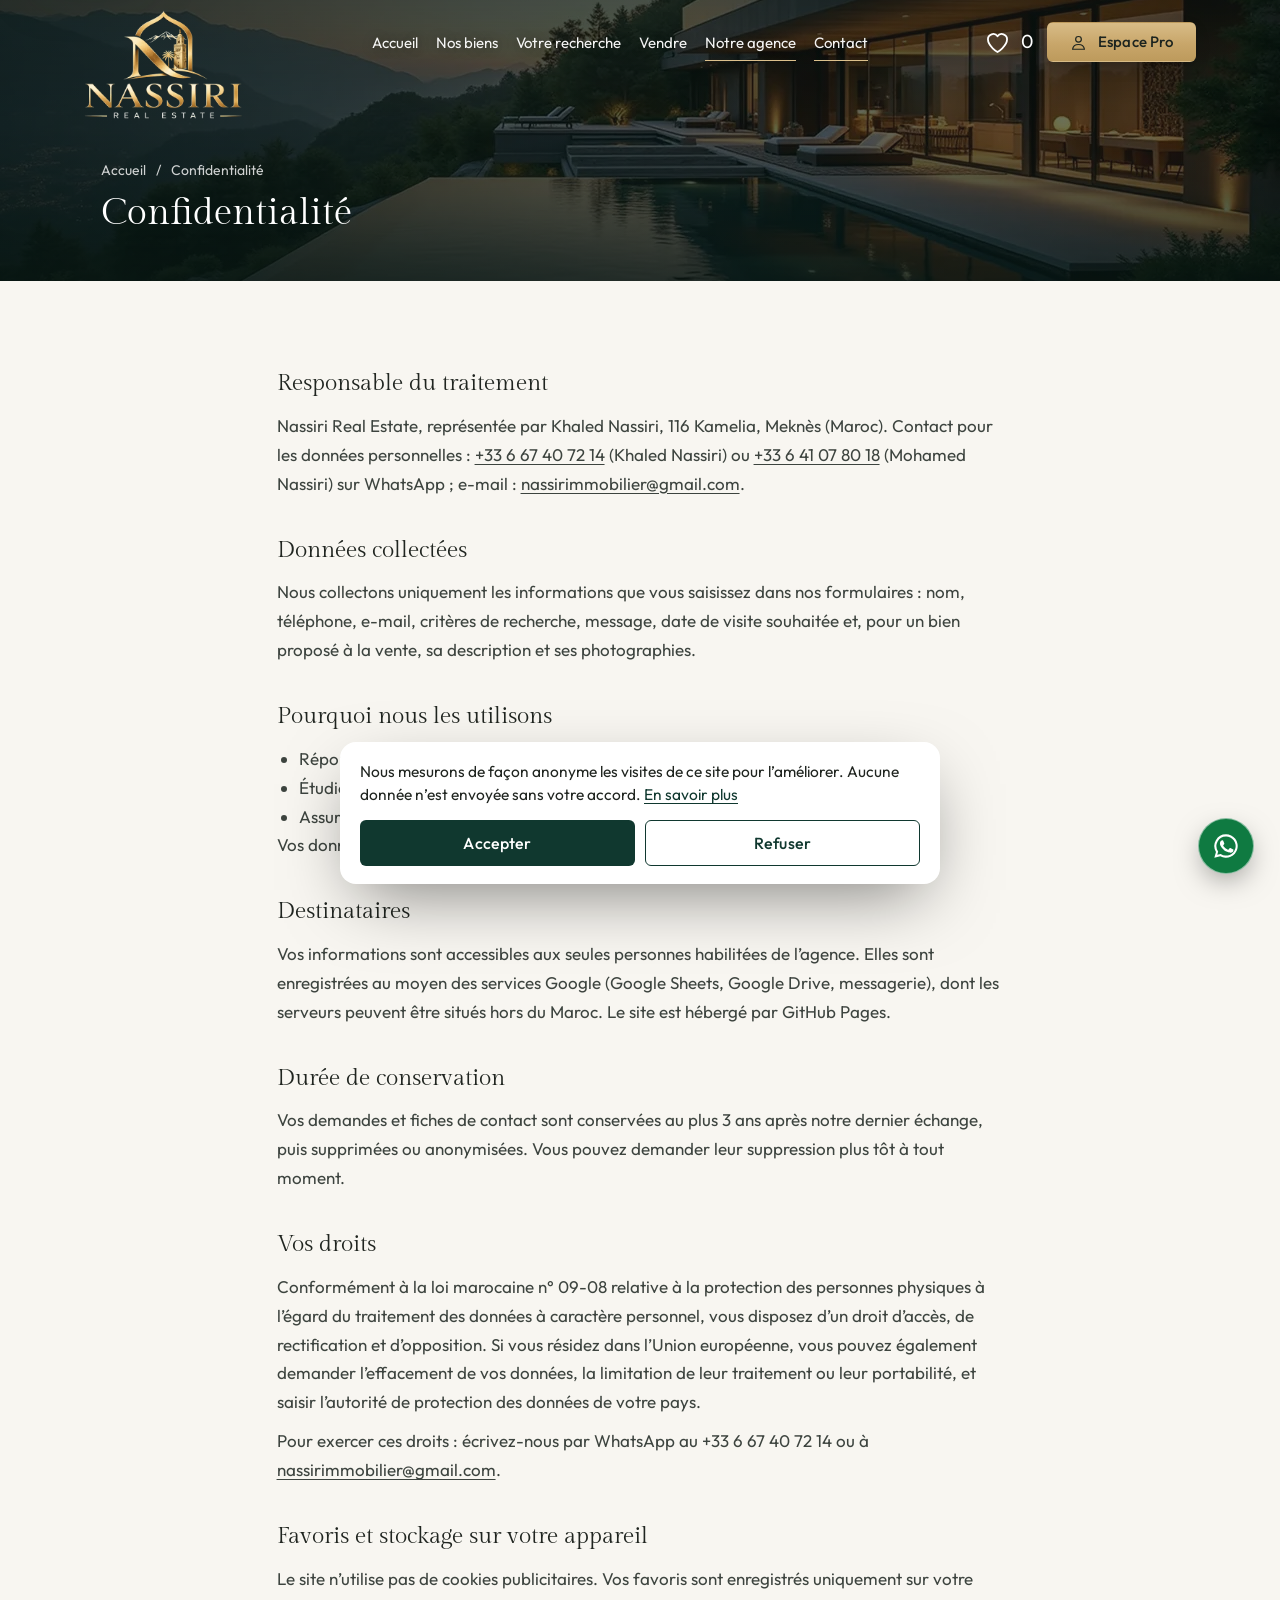
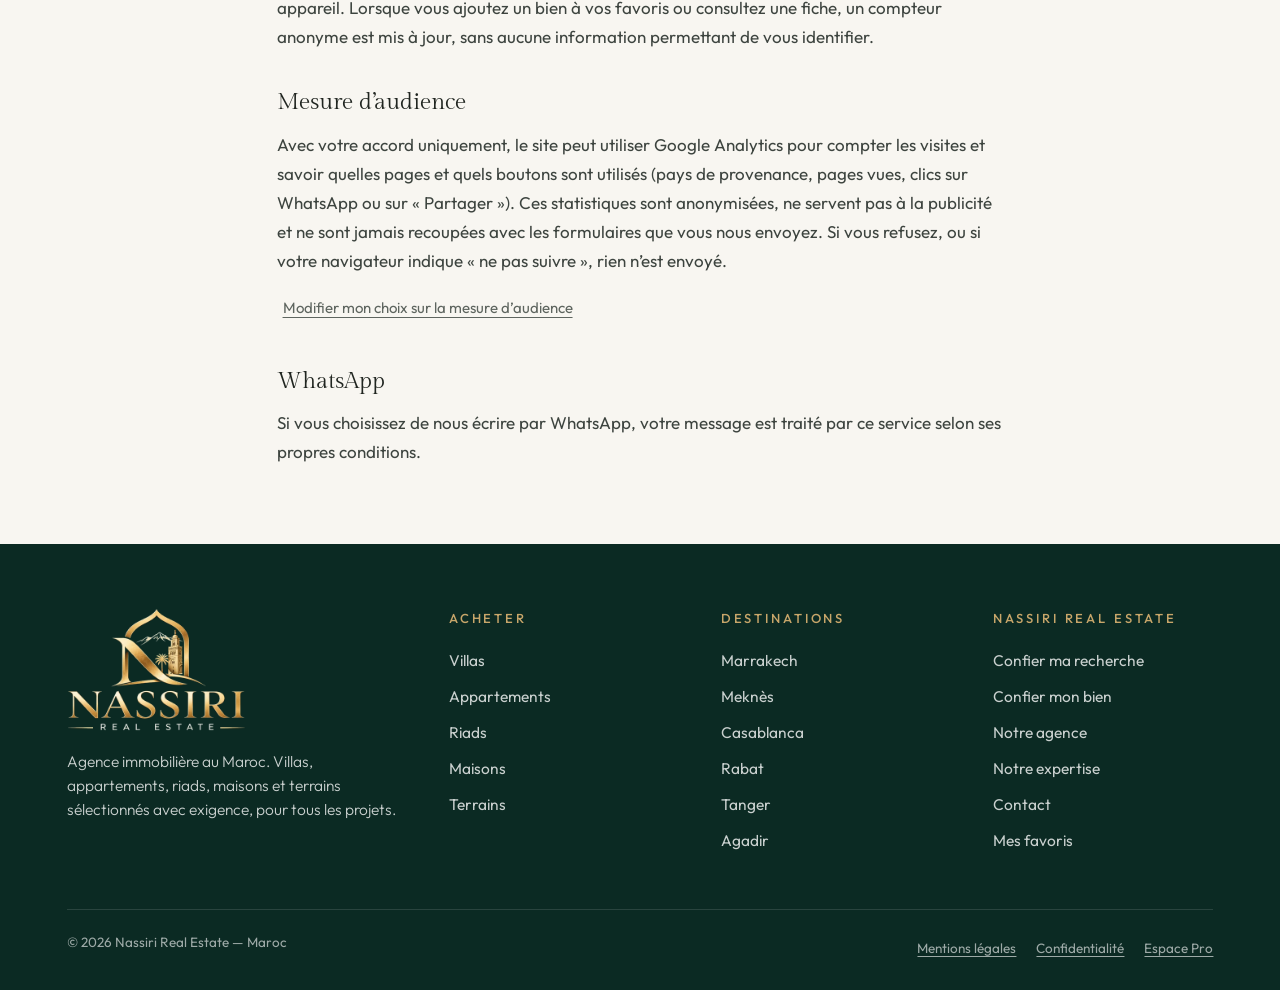
<file: confidentialite.html>
<!DOCTYPE html>
<html lang="fr">
<head>
<meta charset="utf-8">
<meta name="viewport" content="width=device-width, initial-scale=1, viewport-fit=cover">
<title>Confidentialité et données personnelles — Nassiri Real Estate</title>
<meta name="description" content="Comment Nassiri Real Estate collecte et utilise vos données personnelles.">
<meta name="theme-color" content="#10382F">
<link rel="canonical" href="confidentialite.html" data-canonique>
<meta property="og:url" content="confidentialite.html" data-canonique-og>
<meta property="og:type" content="website">
<meta property="og:locale" content="fr_MA">
<meta property="og:site_name" content="Nassiri Real Estate">
<meta property="og:title" content="Confidentialité et données personnelles — Nassiri Real Estate">
<meta property="og:description" content="Comment Nassiri Real Estate collecte et utilise vos données personnelles.">
<meta property="og:image" content="assets/img/hero-1280.jpg">
<link rel="icon" type="image/png" sizes="32x32" href="assets/img/logo/favicon-32.png">
<link rel="apple-touch-icon" href="assets/img/logo/favicon-180.png">
<link rel="preload" href="assets/fonts/gilda-display-latin-400-normal.woff2" as="font" type="font/woff2" crossorigin>
<link rel="preload" href="assets/fonts/outfit-latin-wght-normal.woff2" as="font" type="font/woff2" crossorigin>
<link rel="preload" as="image" type="image/webp" href="assets/img/hero-1280.webp" imagesrcset="assets/img/hero-768.webp 768w, assets/img/hero-1280.webp 1280w, assets/img/hero-1920.webp 1920w" imagesizes="100vw">
<link rel="stylesheet" href="assets/css/style.css?v=11.2.2">
</head>
<body>
<a class="evitement" href="#contenu">Aller au contenu</a>
<svg xmlns="http://www.w3.org/2000/svg" style="position:absolute;width:0;height:0;overflow:hidden" aria-hidden="true"><symbol id="i-lieu" viewBox="0 0 24 24"><path d="M12 21s-6.5-5.6-6.5-11a6.5 6.5 0 0 1 13 0c0 5.400-6.500 11-6.500 11z"/><circle cx="12" cy="10" r="2.400"/></symbol><symbol id="i-maison" viewBox="0 0 24 24"><path d="M4 11l8-7 8 7v8.500a.5.5 0 0 1-.5.5H14.500v-5.500h-5V20H4.500a.5.5 0 0 1-.5-.5z"/></symbol><symbol id="i-budget" viewBox="0 0 24 24"><path d="M12 3.500l9 4.500-9 4.500L3 8z"/><path d="M3 12l9 4.500 9-4.500"/><path d="M3 16l9 4.500 9-4.500"/></symbol><symbol id="i-surface" viewBox="0 0 24 24"><path d="M14 4h6v6"/><path d="M20 4l-6.500 6.500"/><path d="M10 20H4v-6"/><path d="M4 20l6.500-6.500"/></symbol><symbol id="i-loupe" viewBox="0 0 24 24"><circle cx="10.500" cy="10.500" r="6.500"/><path d="M15.500 15.500L21 21"/></symbol><symbol id="i-coeur" viewBox="0 0 24 24"><path d="M12 20.500S3.500 15.300 3.500 9.200A4.700 4.700 0 0 1 12 6.400a4.700 4.700 0 0 1 8.500 2.800c0 6.100-8.500 11.300-8.500 11.300z"/></symbol><symbol id="i-compte" viewBox="0 0 24 24"><circle cx="12" cy="8" r="3.600"/><path d="M4.500 20.500c.6-4 3.600-6 7.500-6s6.900 2 7.500 6z"/></symbol><symbol id="i-fleche" viewBox="0 0 24 24"><path d="M4 12h15"/><path d="M13.500 6.500L19 12l-5.500 5.500"/></symbol><symbol id="i-fleche-haut" viewBox="0 0 24 24"><path d="M7 17L17 7"/><path d="M9 7h8v8"/></symbol><symbol id="i-diamant" viewBox="0 0 24 24"><path d="M6.500 4h11L22 9.500 12 21 2 9.500z"/><path d="M2 9.500h20"/><path d="M9 4L7.500 9.500 12 21l4.500-11.500L15 4"/></symbol><symbol id="i-bouclier" viewBox="0 0 24 24"><path d="M12 2.800l7.500 2.700v6c0 4.700-3.200 8.200-7.500 9.700-4.300-1.500-7.500-5-7.500-9.700v-6z"/><path d="M8.800 12l2.300 2.300 4.300-4.600"/></symbol><symbol id="i-graphique" viewBox="0 0 24 24"><path d="M3 21h18"/><rect x="5" y="12" width="3.500" height="9"/><rect x="10.250" y="7.500" width="3.500" height="13.500"/><rect x="15.500" y="3.500" width="3.500" height="17.500"/></symbol><symbol id="i-mains" viewBox="0 0 24 24"><path d="M2 8.500l4-2.500 4 1.500 2-1 2 1 4-1.500 4 2.500-2.500 6-2-1"/><path d="M4.500 14.500l-2.500-6"/><path d="M10 7.500L7.500 11c1 1.200 2.500 1.200 3.500 0l1-1.200 5.500 5.200c.8.800-.4 2.200-1.300 1.400"/><path d="M4.500 14.500l1.800 2c.7.800 1.900-.2 1.300-1 .9 1.300 2.400 2.700 3.300 1.700.9 1 2.200 1.800 3 .9.800.9 2.100.2 1.700-1"/></symbol><symbol id="i-lit" viewBox="0 0 24 24"><path d="M3 18.500V6"/><path d="M3 15.500h18v3"/><path d="M21 15.500v-2.500a3 3 0 0 0-3-3H10v5.500"/><circle cx="6.500" cy="11.500" r="1.800"/></symbol><symbol id="i-bain" viewBox="0 0 24 24"><path d="M3 12.500h18v2a4.500 4.500 0 0 1-4.500 4.500h-9A4.500 4.500 0 0 1 3 14.500z"/><path d="M5.500 12.500V6a2.200 2.200 0 0 1 4.300-.6"/><path d="M7 19l-1 2"/><path d="M17 19l1 2"/></symbol><symbol id="i-photo" viewBox="0 0 24 24"><rect x="3" y="5" width="18" height="14" rx="2"/><circle cx="8.500" cy="10" r="1.700"/><path d="M21 15.500l-5-4.500-8 8"/></symbol><symbol id="i-menu" viewBox="0 0 24 24"><path d="M4 7h16"/><path d="M4 12h16"/><path d="M4 17h16"/></symbol><symbol id="i-fermer" viewBox="0 0 24 24"><path d="M5.500 5.500l13 13"/><path d="M18.500 5.500l-13 13"/></symbol><symbol id="i-chevron" viewBox="0 0 24 24"><path d="M6 9l6 6 6-6"/></symbol><symbol id="i-cle" viewBox="0 0 24 24"><circle cx="8" cy="14.500" r="4"/><path d="M11 11.500L20 3"/><path d="M16.500 6.500l2.500 2.500"/></symbol><symbol id="i-document" viewBox="0 0 24 24"><path d="M6 3h8.500L19 7.500V21H6z"/><path d="M14.500 3v4.500H19"/><path d="M9 12.500h6"/><path d="M9 16h6"/></symbol><symbol id="i-boussole" viewBox="0 0 24 24"><circle cx="12" cy="12" r="9"/><path d="M15.500 8.500l-2 5-5 2 2-5z"/></symbol><symbol id="i-info" viewBox="0 0 24 24"><circle cx="12" cy="12" r="9"/><path d="M12 11v5.500"/><path d="M12 7.600v.1"/></symbol><symbol id="i-horloge" viewBox="0 0 24 24"><circle cx="12" cy="12" r="9"/><path d="M12 7v5.200l3.300 2"/></symbol><symbol id="i-telephone" viewBox="0 0 24 24"><path d="M5 3.500h3.500l1.500 4.500-2 1.500a12 12 0 0 0 6.500 6.500l1.500-2 4.500 1.500V19a1.500 1.500 0 0 1-1.500 1.500C10.500 20.500 3.500 13.500 3.500 5A1.500 1.500 0 0 1 5 3.500z"/></symbol><symbol id="i-calendrier" viewBox="0 0 24 24"><rect x="3.500" y="5" width="17" height="15.500" rx="2"/><path d="M3.500 10h17"/><path d="M8 3v4"/><path d="M16 3v4"/></symbol><symbol id="i-courrier" viewBox="0 0 24 24"><rect x="3" y="5" width="18" height="14" rx="2"/><path d="M3.500 7l8.500 6.500L20.500 7"/></symbol><symbol id="i-etoile" viewBox="0 0 24 24"><path d="M12 3.500l2.600 5.400 5.900.8-4.300 4.100 1.100 5.900L12 16.900l-5.300 2.800 1.100-5.900-4.300-4.100 5.900-.8z"/></symbol><symbol id="i-corbeille" viewBox="0 0 24 24"><path d="M4 7h16"/><path d="M9 7V4.500h6V7"/><path d="M6 7l1 13h10l1-13"/><path d="M10 11v5.500"/><path d="M14 11v5.500"/></symbol><symbol id="i-crayon" viewBox="0 0 24 24"><path d="M4 20l1-4.500L16.500 4a2.100 2.100 0 0 1 3 3L8 18.500z"/><path d="M14.500 6l3 3"/></symbol><symbol id="i-plus" viewBox="0 0 24 24"><path d="M12 5v14"/><path d="M5 12h14"/></symbol><symbol id="i-oeil" viewBox="0 0 24 24"><path d="M2.500 12S6 5.500 12 5.500 21.500 12 21.500 12 18 18.500 12 18.500 2.500 12 2.500 12z"/><circle cx="12" cy="12" r="2.800"/></symbol><symbol id="i-personnes" viewBox="0 0 24 24"><circle cx="9" cy="8.500" r="3.200"/><path d="M2.500 19.500c.5-3.500 3-5.200 6.500-5.200s6 1.700 6.500 5.200z"/><path d="M16 5.600a3.200 3.200 0 0 1 0 5.800"/><path d="M18 14.800c2 .7 3.200 2.200 3.500 4.700"/></symbol><symbol id="i-tableau" viewBox="0 0 24 24"><rect x="3.500" y="3.500" width="7" height="9" rx="1.500"/><rect x="13.500" y="3.500" width="7" height="5" rx="1.500"/><rect x="13.500" y="11.500" width="7" height="9" rx="1.500"/><rect x="3.500" y="15.500" width="7" height="5" rx="1.500"/></symbol><symbol id="i-reglages" viewBox="0 0 24 24"><circle cx="12" cy="12" r="3"/><path d="M12 2.500v3M12 18.500v3M2.500 12h3M18.500 12h3M5.300 5.300l2.100 2.100M16.600 16.600l2.100 2.100M5.300 18.700l2.100-2.100M16.600 7.400l2.100-2.100"/></symbol><symbol id="i-sortie" viewBox="0 0 24 24"><path d="M14 4h4.500a1.500 1.500 0 0 1 1.500 1.500v13a1.500 1.500 0 0 1-1.500 1.500H14"/><path d="M10 8l-4 4 4 4"/><path d="M6 12h9"/></symbol><symbol id="i-cloche" viewBox="0 0 24 24"><path d="M6 16.500V11a6 6 0 0 1 12 0v5.500l1.500 2h-15z"/><path d="M10 20.500a2 2 0 0 0 4 0"/></symbol><symbol id="i-gauche" viewBox="0 0 24 24"><path d="M15 5l-7 7 7 7"/></symbol><symbol id="i-droite" viewBox="0 0 24 24"><path d="M9 5l7 7-7 7"/></symbol><symbol id="i-coche" viewBox="0 0 24 24"><path d="M4.500 12.500l5 5 10-11"/></symbol><symbol id="i-filtre" viewBox="0 0 24 24"><path d="M4 6h16"/><path d="M7 12h10"/><path d="M10 18h4"/></symbol></svg>
<header class="entete">
  <a class="entete-logo" href="index.html" aria-label="Nassiri Real Estate — Accueil">
    <picture><source type="image/webp" srcset="assets/img/logo/logo-nassiri-440.webp 440w, assets/img/logo/logo-nassiri-880.webp 880w" sizes="230px">
    <img src="assets/img/logo/logo-nassiri-440.png" width="440" height="302" alt="Nassiri Real Estate"></picture>
  </a>
  <nav class="nav" aria-label="Navigation principale"><a href="index.html">Accueil</a><a href="biens.html">Nos biens</a><a href="recherche.html">Votre recherche</a><a href="vendre.html">Vendre</a><a href="index.html#agence" aria-current="page">Notre agence</a><a href="index.html#contact" aria-current="page">Contact</a></nav>
  <div class="entete-actions">
    <a class="lien-favoris" href="biens.html?favoris=1" data-lien-favoris aria-label="0 — mes favoris"><svg class="ico " aria-hidden="true"><use href="#i-coeur"/></svg><span data-compteur-favoris>0</span></a>
    <a class="btn btn-or btn-pro" href="espace-pro.html" aria-label="Espace Pro"><svg class="ico " aria-hidden="true"><use href="#i-compte"/></svg><span>Espace Pro</span></a>
    <button class="burger" type="button" data-menu-ouvrir aria-controls="menu-mobile" aria-expanded="false" aria-label="Ouvrir le menu"><svg class="ico " aria-hidden="true"><use href="#i-menu"/></svg></button>
  </div>
</header>
<div class="menu-mobile" id="menu-mobile" aria-hidden="true">
  <div class="menu-mobile-haut">
    <img src="assets/img/logo/logo-nassiri-440.png" width="440" height="302" alt="Nassiri Real Estate">
    <button class="burger" style="display:inline-flex" type="button" data-menu-fermer aria-label="Fermer le menu"><svg class="ico " aria-hidden="true"><use href="#i-fermer"/></svg></button>
  </div>
  <nav aria-label="Navigation mobile"><a href="index.html">Accueil<svg class="ico " aria-hidden="true"><use href="#i-fleche"/></svg></a><a href="biens.html">Nos biens<svg class="ico " aria-hidden="true"><use href="#i-fleche"/></svg></a><a href="recherche.html">Confiez-nous votre recherche<svg class="ico " aria-hidden="true"><use href="#i-fleche"/></svg></a><a href="vendre.html">Vendre mon bien<svg class="ico " aria-hidden="true"><use href="#i-fleche"/></svg></a><a href="index.html#agence">Notre agence<svg class="ico " aria-hidden="true"><use href="#i-fleche"/></svg></a><a href="index.html#contact">Contact<svg class="ico " aria-hidden="true"><use href="#i-fleche"/></svg></a><a href="biens.html?favoris=1">Mes favoris<svg class="ico " aria-hidden="true"><use href="#i-coeur"/></svg></a></nav>
  <div class="menu-mobile-actions"><a class="btn btn-or" href="recherche.html">Confier ma recherche</a><a class="btn btn-contour" href="#" data-whatsapp><svg class="ico-wa" viewBox="0 0 24 24" aria-hidden="true"><path d="M12 2a10 10 0 0 0-8.600 15.100L2 22l5.100-1.300A10 10 0 1 0 12 2zm0 1.800a8.200 8.200 0 1 1-4.200 15.200l-.3-.2-3 .8.800-2.900-.2-.3A8.200 8.200 0 0 1 12 3.800zM8.500 7.300c-.2 0-.5 0-.7.300-.3.300-1 1-1 2.300s1 2.700 1.200 2.900c.1.200 2 3.100 4.900 4.200 2.400.9 2.900.8 3.400.7.500-.1 1.700-.7 1.900-1.300.2-.7.2-1.200.2-1.300-.1-.1-.3-.2-.6-.3l-2-1c-.3-.1-.5-.1-.7.200l-.9 1.100c-.2.2-.3.2-.6.1-.3-.2-1.200-.5-2.300-1.400-.9-.800-1.400-1.700-1.600-2-.2-.3 0-.5.100-.600l.4-.5.3-.5c.1-.2 0-.4 0-.5l-.9-2.100c-.2-.5-.4-.5-.6-.5z"/></svg> WhatsApp</a></div>
</div>
<main id="contenu">
<section class="bandeau bandeau-court">
  <picture class="bandeau-photo"><source type="image/webp" srcset="assets/img/hero-768.webp 768w, assets/img/hero-1280.webp 1280w, assets/img/hero-1920.webp 1920w" sizes="100vw"><img src="assets/img/hero-1920.jpg" srcset="assets/img/hero-768.jpg 768w, assets/img/hero-1280.jpg 1280w, assets/img/hero-1920.jpg 1920w" sizes="100vw" width="1920" height="1080" alt="" fetchpriority="high"></picture>
  <div class="bandeau-texte">
    <nav class="fil" aria-label="Fil d’Ariane"><a href="index.html">Accueil</a><span aria-hidden="true">/</span><span>Confidentialité</span></nav>
    <h1 id="page-titre">Confidentialité</h1>
    <p class="bandeau-sous" id="page-sous"></p>
  </div>
</section>
<section class="conteneur page-texte">
<h2>Responsable du traitement</h2>
<p>Nassiri Real Estate, représentée par Khaled Nassiri, 116 Kamelia, Meknès (Maroc). Contact pour les données personnelles : <a href="https://wa.me/33667407214" rel="noopener">+33 6 67 40 72 14</a> (Khaled Nassiri) ou <a href="https://wa.me/33641078018" rel="noopener">+33 6 41 07 80 18</a> (Mohamed Nassiri) sur WhatsApp ; e-mail : <a href="mailto:nassirimmobilier@gmail.com">nassirimmobilier@gmail.com</a>.</p>
<h2>Données collectées</h2>
<p>Nous collectons uniquement les informations que vous saisissez dans nos formulaires : nom, téléphone, e-mail, critères de recherche, message, date de visite souhaitée et, pour un bien proposé à la vente, sa description et ses photographies.</p>
<h2>Pourquoi nous les utilisons</h2>
<ul><li>Répondre à votre demande de renseignements, de visite ou de recherche.</li><li>Étudier le bien que vous souhaitez nous confier.</li><li>Assurer le suivi de votre projet immobilier.</li></ul>
<p>Vos données ne sont ni vendues ni utilisées à des fins publicitaires par des tiers.</p>
<h2>Destinataires</h2>
<p>Vos informations sont accessibles aux seules personnes habilitées de l’agence. Elles sont enregistrées au moyen des services Google (Google Sheets, Google Drive, messagerie), dont les serveurs peuvent être situés hors du Maroc. Le site est hébergé par GitHub Pages.</p>
<h2>Durée de conservation</h2>
<p>Vos demandes et fiches de contact sont conservées au plus 3 ans après notre dernier échange, puis supprimées ou anonymisées. Vous pouvez demander leur suppression plus tôt à tout moment.</p>
<h2>Vos droits</h2>
<p>Conformément à la loi marocaine n° 09-08 relative à la protection des personnes physiques à l’égard du traitement des données à caractère personnel, vous disposez d’un droit d’accès, de rectification et d’opposition. Si vous résidez dans l’Union européenne, vous pouvez également demander l’effacement de vos données, la limitation de leur traitement ou leur portabilité, et saisir l’autorité de protection des données de votre pays.</p>
<p>Pour exercer ces droits : écrivez-nous par WhatsApp au +33 6 67 40 72 14 ou à <a href="mailto:nassirimmobilier@gmail.com">nassirimmobilier@gmail.com</a>.</p>
<h2>Favoris et stockage sur votre appareil</h2>
<p>Le site n’utilise pas de cookies publicitaires. Vos favoris sont enregistrés uniquement sur votre appareil. Lorsque vous ajoutez un bien à vos favoris ou consultez une fiche, un compteur anonyme est mis à jour, sans aucune information permettant de vous identifier.</p>
<h2>Mesure d’audience</h2>
<p>Avec votre accord uniquement, le site peut utiliser Google Analytics pour compter les visites et savoir quelles pages et quels boutons sont utilisés (pays de provenance, pages vues, clics sur WhatsApp ou sur « Partager »). Ces statistiques sont anonymisées, ne servent pas à la publicité et ne sont jamais recoupées avec les formulaires que vous nous envoyez. Si vous refusez, ou si votre navigateur indique « ne pas suivre », rien n’est envoyé.</p>
<p><button type="button" class="lien-discret" data-stats-choix hidden>Modifier mon choix sur la mesure d’audience</button></p>
<h2>WhatsApp</h2>
<p>Si vous choisissez de nous écrire par WhatsApp, votre message est traité par ce service selon ses propres conditions.</p>
</section>
</main>
<footer class="pied">
  <div class="conteneur">
    <div class="pied-grille">
      <div>
        <picture><source type="image/webp" srcset="assets/img/logo/logo-nassiri-440.webp 440w, assets/img/logo/logo-nassiri-880.webp 880w" sizes="250px">
        <img class="pied-logo" src="assets/img/logo/logo-nassiri-440.png" width="440" height="302" loading="lazy" alt="Nassiri Real Estate"></picture>
        <p>Agence immobilière au Maroc. Villas, appartements, riads, maisons et terrains sélectionnés avec exigence, pour tous les projets.</p>
      </div>
      <div><h3>Acheter</h3><ul>
        <li><a href="biens.html?type=Villa">Villas</a></li><li><a href="biens.html?type=Appartement">Appartements</a></li>
        <li><a href="biens.html?type=Riad">Riads</a></li><li><a href="biens.html?type=Maison">Maisons</a></li><li><a href="biens.html?type=Terrain">Terrains</a></li></ul></div>
      <div><h3>Destinations</h3><ul>
        <li><a href="biens.html?ville=Marrakech">Marrakech</a></li><li><a href="biens.html?ville=Meknès">Meknès</a></li><li><a href="biens.html?ville=Casablanca">Casablanca</a></li>
        <li><a href="biens.html?ville=Rabat">Rabat</a></li><li><a href="biens.html?ville=Tanger">Tanger</a></li><li><a href="biens.html?ville=Agadir">Agadir</a></li></ul></div>
      <div><h3>Nassiri Real Estate</h3><ul>
        <li><a href="recherche.html">Confier ma recherche</a></li><li><a href="vendre.html">Confier mon bien</a></li><li><a href="index.html#agence">Notre agence</a></li>
        <li><a href="index.html#expertise">Notre expertise</a></li><li><a href="index.html#contact">Contact</a></li>
        <li><a href="biens.html?favoris=1">Mes favoris</a></li></ul></div>
    </div>
    <div class="pied-bas"><span>© <span data-annee>2026</span> Nassiri Real Estate — Maroc</span>
    <span data-demo>Mode démonstration : annonces fictives et visuels d’illustration, non commercialisés.</span>
    <span class="pied-liens"><a href="mentions-legales.html">Mentions légales</a><a href="confidentialite.html">Confidentialité</a><a href="espace-pro.html">Espace Pro</a></span></div>
  </div>
</footer>
<a class="whatsapp" href="#" data-whatsapp aria-label="Nous écrire sur WhatsApp"><svg viewBox="0 0 24 24" aria-hidden="true"><path d="M12 2a10 10 0 0 0-8.600 15.100L2 22l5.100-1.300A10 10 0 1 0 12 2zm0 1.800a8.200 8.200 0 1 1-4.200 15.200l-.3-.2-3 .8.800-2.900-.2-.3A8.200 8.200 0 0 1 12 3.800zM8.500 7.300c-.2 0-.5 0-.7.300-.3.300-1 1-1 2.300s1 2.700 1.200 2.900c.1.200 2 3.100 4.900 4.200 2.400.9 2.900.8 3.400.7.500-.1 1.700-.7 1.900-1.300.2-.7.2-1.200.2-1.300-.1-.1-.3-.2-.6-.3l-2-1c-.3-.1-.5-.1-.7.200l-.9 1.100c-.2.2-.3.2-.6.1-.3-.2-1.200-.5-2.300-1.400-.9-.800-1.400-1.700-1.600-2-.2-.3 0-.5.100-.600l.4-.5.3-.5c.1-.2 0-.4 0-.5l-.9-2.100c-.2-.5-.4-.5-.6-.5z"/></svg></a>
<script src="assets/js/config.js?v=11.2.9" defer></script>
<script src="assets/js/api.js?v=11.2.9" defer></script>
<script src="assets/js/app.js?v=11.2.9" defer></script>
</body>
</html>
</file>
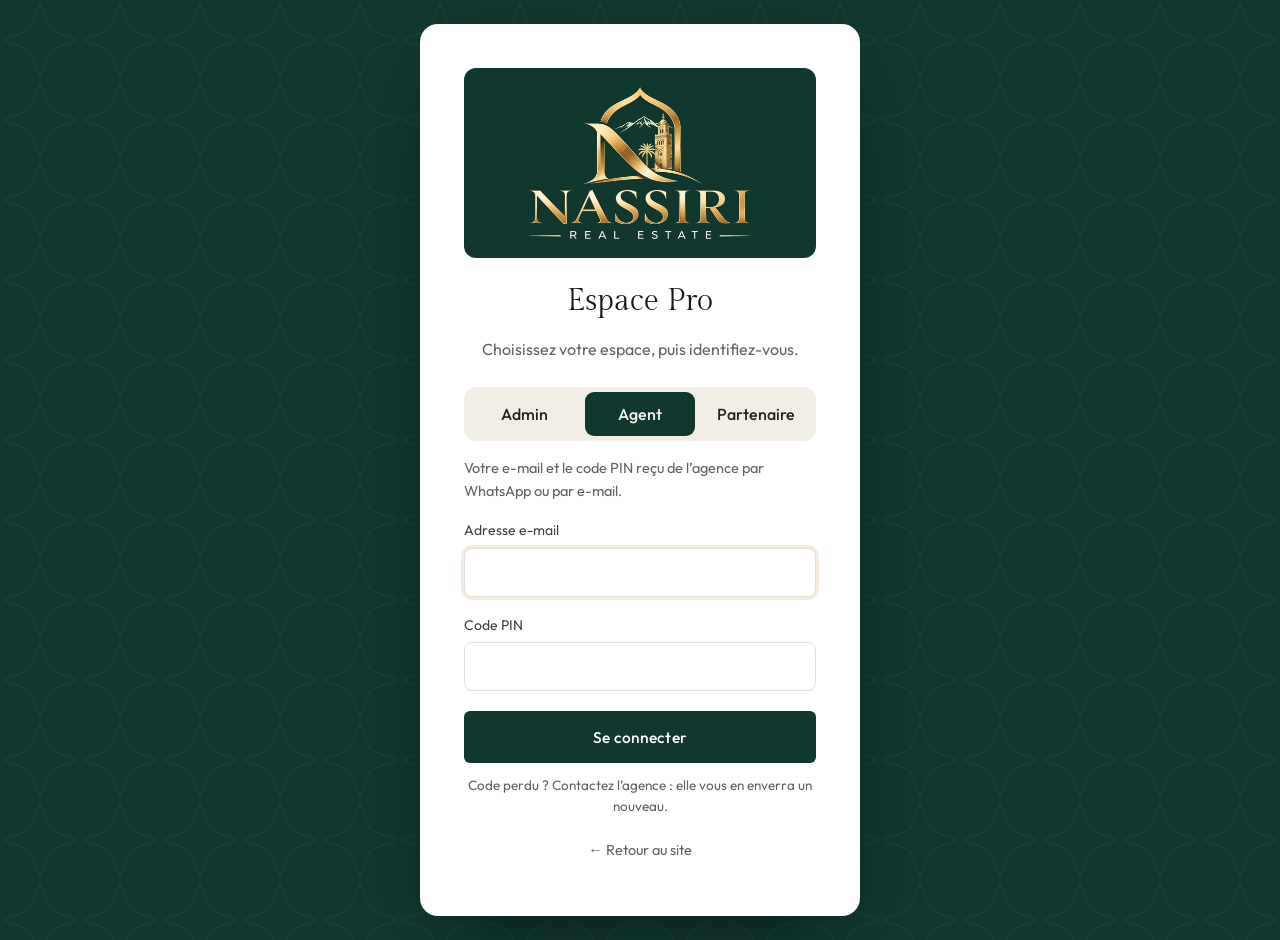
<file: espace-pro.html>
<!DOCTYPE html>
<html lang="fr">
<head>
<meta charset="utf-8">
<meta name="viewport" content="width=device-width, initial-scale=1, viewport-fit=cover">
<meta name="robots" content="noindex, nofollow">
<title>Espace Pro — Nassiri Real Estate</title>
<meta name="theme-color" content="#10382F">
<link rel="icon" type="image/png" sizes="32x32" href="assets/img/logo/favicon-32.png">
<link rel="apple-touch-icon" href="assets/img/logo/favicon-180.png?v=9.9">
<link rel="manifest" href="manifest-pro.webmanifest">
<meta name="apple-mobile-web-app-capable" content="yes">
<meta name="mobile-web-app-capable" content="yes">
<meta name="apple-mobile-web-app-title" content="Nassiri Pro">
<link rel="stylesheet" href="assets/css/style.css?v=11.2.2">
<link rel="stylesheet" href="assets/css/admin.css?v=11">
</head>
<body class="admin">
<svg xmlns="http://www.w3.org/2000/svg" style="position:absolute;width:0;height:0;overflow:hidden" aria-hidden="true"><symbol id="i-lieu" viewBox="0 0 24 24"><path d="M12 21s-6.5-5.6-6.5-11a6.5 6.5 0 0 1 13 0c0 5.400-6.500 11-6.500 11z"/><circle cx="12" cy="10" r="2.400"/></symbol><symbol id="i-maison" viewBox="0 0 24 24"><path d="M4 11l8-7 8 7v8.500a.5.5 0 0 1-.5.5H14.500v-5.500h-5V20H4.500a.5.5 0 0 1-.5-.5z"/></symbol><symbol id="i-budget" viewBox="0 0 24 24"><path d="M12 3.500l9 4.500-9 4.500L3 8z"/><path d="M3 12l9 4.500 9-4.500"/><path d="M3 16l9 4.500 9-4.500"/></symbol><symbol id="i-surface" viewBox="0 0 24 24"><path d="M14 4h6v6"/><path d="M20 4l-6.500 6.500"/><path d="M10 20H4v-6"/><path d="M4 20l6.500-6.500"/></symbol><symbol id="i-loupe" viewBox="0 0 24 24"><circle cx="10.500" cy="10.500" r="6.500"/><path d="M15.500 15.500L21 21"/></symbol><symbol id="i-coeur" viewBox="0 0 24 24"><path d="M12 20.500S3.500 15.300 3.500 9.200A4.700 4.700 0 0 1 12 6.400a4.700 4.700 0 0 1 8.500 2.800c0 6.100-8.500 11.300-8.500 11.300z"/></symbol><symbol id="i-compte" viewBox="0 0 24 24"><circle cx="12" cy="8" r="3.600"/><path d="M4.500 20.500c.6-4 3.600-6 7.500-6s6.900 2 7.500 6z"/></symbol><symbol id="i-fleche" viewBox="0 0 24 24"><path d="M4 12h15"/><path d="M13.500 6.500L19 12l-5.500 5.500"/></symbol><symbol id="i-fleche-haut" viewBox="0 0 24 24"><path d="M7 17L17 7"/><path d="M9 7h8v8"/></symbol><symbol id="i-diamant" viewBox="0 0 24 24"><path d="M6.500 4h11L22 9.500 12 21 2 9.500z"/><path d="M2 9.500h20"/><path d="M9 4L7.500 9.500 12 21l4.500-11.500L15 4"/></symbol><symbol id="i-bouclier" viewBox="0 0 24 24"><path d="M12 2.800l7.500 2.700v6c0 4.700-3.200 8.200-7.500 9.700-4.300-1.500-7.500-5-7.500-9.700v-6z"/><path d="M8.800 12l2.300 2.300 4.300-4.600"/></symbol><symbol id="i-graphique" viewBox="0 0 24 24"><path d="M3 21h18"/><rect x="5" y="12" width="3.500" height="9"/><rect x="10.250" y="7.500" width="3.500" height="13.500"/><rect x="15.500" y="3.500" width="3.500" height="17.500"/></symbol><symbol id="i-mains" viewBox="0 0 24 24"><path d="M2 8.500l4-2.500 4 1.500 2-1 2 1 4-1.500 4 2.500-2.500 6-2-1"/><path d="M4.500 14.500l-2.500-6"/><path d="M10 7.500L7.500 11c1 1.200 2.500 1.200 3.500 0l1-1.200 5.500 5.200c.8.800-.4 2.200-1.300 1.400"/><path d="M4.500 14.500l1.800 2c.7.800 1.900-.2 1.300-1 .9 1.300 2.400 2.700 3.300 1.700.9 1 2.200 1.800 3 .9.800.9 2.100.2 1.700-1"/></symbol><symbol id="i-lit" viewBox="0 0 24 24"><path d="M3 18.500V6"/><path d="M3 15.500h18v3"/><path d="M21 15.500v-2.500a3 3 0 0 0-3-3H10v5.500"/><circle cx="6.500" cy="11.500" r="1.800"/></symbol><symbol id="i-bain" viewBox="0 0 24 24"><path d="M3 12.500h18v2a4.500 4.500 0 0 1-4.500 4.500h-9A4.500 4.500 0 0 1 3 14.500z"/><path d="M5.500 12.500V6a2.200 2.200 0 0 1 4.300-.6"/><path d="M7 19l-1 2"/><path d="M17 19l1 2"/></symbol><symbol id="i-photo" viewBox="0 0 24 24"><rect x="3" y="5" width="18" height="14" rx="2"/><circle cx="8.500" cy="10" r="1.700"/><path d="M21 15.500l-5-4.500-8 8"/></symbol><symbol id="i-menu" viewBox="0 0 24 24"><path d="M4 7h16"/><path d="M4 12h16"/><path d="M4 17h16"/></symbol><symbol id="i-fermer" viewBox="0 0 24 24"><path d="M5.500 5.500l13 13"/><path d="M18.500 5.500l-13 13"/></symbol><symbol id="i-chevron" viewBox="0 0 24 24"><path d="M6 9l6 6 6-6"/></symbol><symbol id="i-cle" viewBox="0 0 24 24"><circle cx="8" cy="14.500" r="4"/><path d="M11 11.500L20 3"/><path d="M16.500 6.500l2.500 2.500"/></symbol><symbol id="i-document" viewBox="0 0 24 24"><path d="M6 3h8.500L19 7.500V21H6z"/><path d="M14.500 3v4.500H19"/><path d="M9 12.500h6"/><path d="M9 16h6"/></symbol><symbol id="i-boussole" viewBox="0 0 24 24"><circle cx="12" cy="12" r="9"/><path d="M15.500 8.500l-2 5-5 2 2-5z"/></symbol><symbol id="i-info" viewBox="0 0 24 24"><circle cx="12" cy="12" r="9"/><path d="M12 11v5.500"/><path d="M12 7.600v.1"/></symbol><symbol id="i-horloge" viewBox="0 0 24 24"><circle cx="12" cy="12" r="9"/><path d="M12 7v5.200l3.300 2"/></symbol><symbol id="i-telephone" viewBox="0 0 24 24"><path d="M5 3.500h3.500l1.500 4.500-2 1.500a12 12 0 0 0 6.500 6.500l1.500-2 4.500 1.500V19a1.500 1.500 0 0 1-1.500 1.500C10.500 20.500 3.500 13.500 3.500 5A1.500 1.500 0 0 1 5 3.500z"/></symbol><symbol id="i-calendrier" viewBox="0 0 24 24"><rect x="3.500" y="5" width="17" height="15.500" rx="2"/><path d="M3.500 10h17"/><path d="M8 3v4"/><path d="M16 3v4"/></symbol><symbol id="i-courrier" viewBox="0 0 24 24"><rect x="3" y="5" width="18" height="14" rx="2"/><path d="M3.500 7l8.500 6.500L20.500 7"/></symbol><symbol id="i-etoile" viewBox="0 0 24 24"><path d="M12 3.500l2.600 5.400 5.900.8-4.300 4.100 1.100 5.900L12 16.900l-5.300 2.800 1.100-5.900-4.300-4.100 5.900-.8z"/></symbol><symbol id="i-corbeille" viewBox="0 0 24 24"><path d="M4 7h16"/><path d="M9 7V4.500h6V7"/><path d="M6 7l1 13h10l1-13"/><path d="M10 11v5.500"/><path d="M14 11v5.500"/></symbol><symbol id="i-crayon" viewBox="0 0 24 24"><path d="M4 20l1-4.500L16.500 4a2.100 2.100 0 0 1 3 3L8 18.500z"/><path d="M14.500 6l3 3"/></symbol><symbol id="i-plus" viewBox="0 0 24 24"><path d="M12 5v14"/><path d="M5 12h14"/></symbol><symbol id="i-oeil" viewBox="0 0 24 24"><path d="M2.500 12S6 5.500 12 5.500 21.500 12 21.500 12 18 18.500 12 18.500 2.500 12 2.500 12z"/><circle cx="12" cy="12" r="2.800"/></symbol><symbol id="i-personnes" viewBox="0 0 24 24"><circle cx="9" cy="8.500" r="3.200"/><path d="M2.500 19.500c.5-3.500 3-5.200 6.500-5.200s6 1.700 6.500 5.200z"/><path d="M16 5.600a3.200 3.200 0 0 1 0 5.800"/><path d="M18 14.800c2 .7 3.200 2.200 3.500 4.700"/></symbol><symbol id="i-tableau" viewBox="0 0 24 24"><rect x="3.500" y="3.500" width="7" height="9" rx="1.500"/><rect x="13.500" y="3.500" width="7" height="5" rx="1.500"/><rect x="13.500" y="11.500" width="7" height="9" rx="1.500"/><rect x="3.500" y="15.500" width="7" height="5" rx="1.500"/></symbol><symbol id="i-reglages" viewBox="0 0 24 24"><circle cx="12" cy="12" r="3"/><path d="M12 2.500v3M12 18.500v3M2.500 12h3M18.500 12h3M5.300 5.300l2.100 2.100M16.600 16.600l2.100 2.100M5.300 18.700l2.100-2.100M16.600 7.400l2.100-2.100"/></symbol><symbol id="i-sortie" viewBox="0 0 24 24"><path d="M14 4h4.500a1.500 1.500 0 0 1 1.500 1.500v13a1.500 1.500 0 0 1-1.500 1.500H14"/><path d="M10 8l-4 4 4 4"/><path d="M6 12h9"/></symbol><symbol id="i-cloche" viewBox="0 0 24 24"><path d="M6 16.500V11a6 6 0 0 1 12 0v5.500l1.500 2h-15z"/><path d="M10 20.500a2 2 0 0 0 4 0"/></symbol><symbol id="i-gauche" viewBox="0 0 24 24"><path d="M15 5l-7 7 7 7"/></symbol><symbol id="i-droite" viewBox="0 0 24 24"><path d="M9 5l7 7-7 7"/></symbol><symbol id="i-coche" viewBox="0 0 24 24"><path d="M4.500 12.500l5 5 10-11"/></symbol><symbol id="i-filtre" viewBox="0 0 24 24"><path d="M4 6h16"/><path d="M7 12h10"/><path d="M10 18h4"/></symbol></svg>
<div id="pro" aria-live="polite"></div>
<script src="assets/js/config.js?v=11.2.9" defer></script>
<script src="assets/js/api.js?v=11.2.9" defer></script>
<script src="assets/js/app.js?v=11.2.9" defer></script>
<script src="assets/js/espace-pro.js?v=11" defer></script>
</body>
</html>
</file>
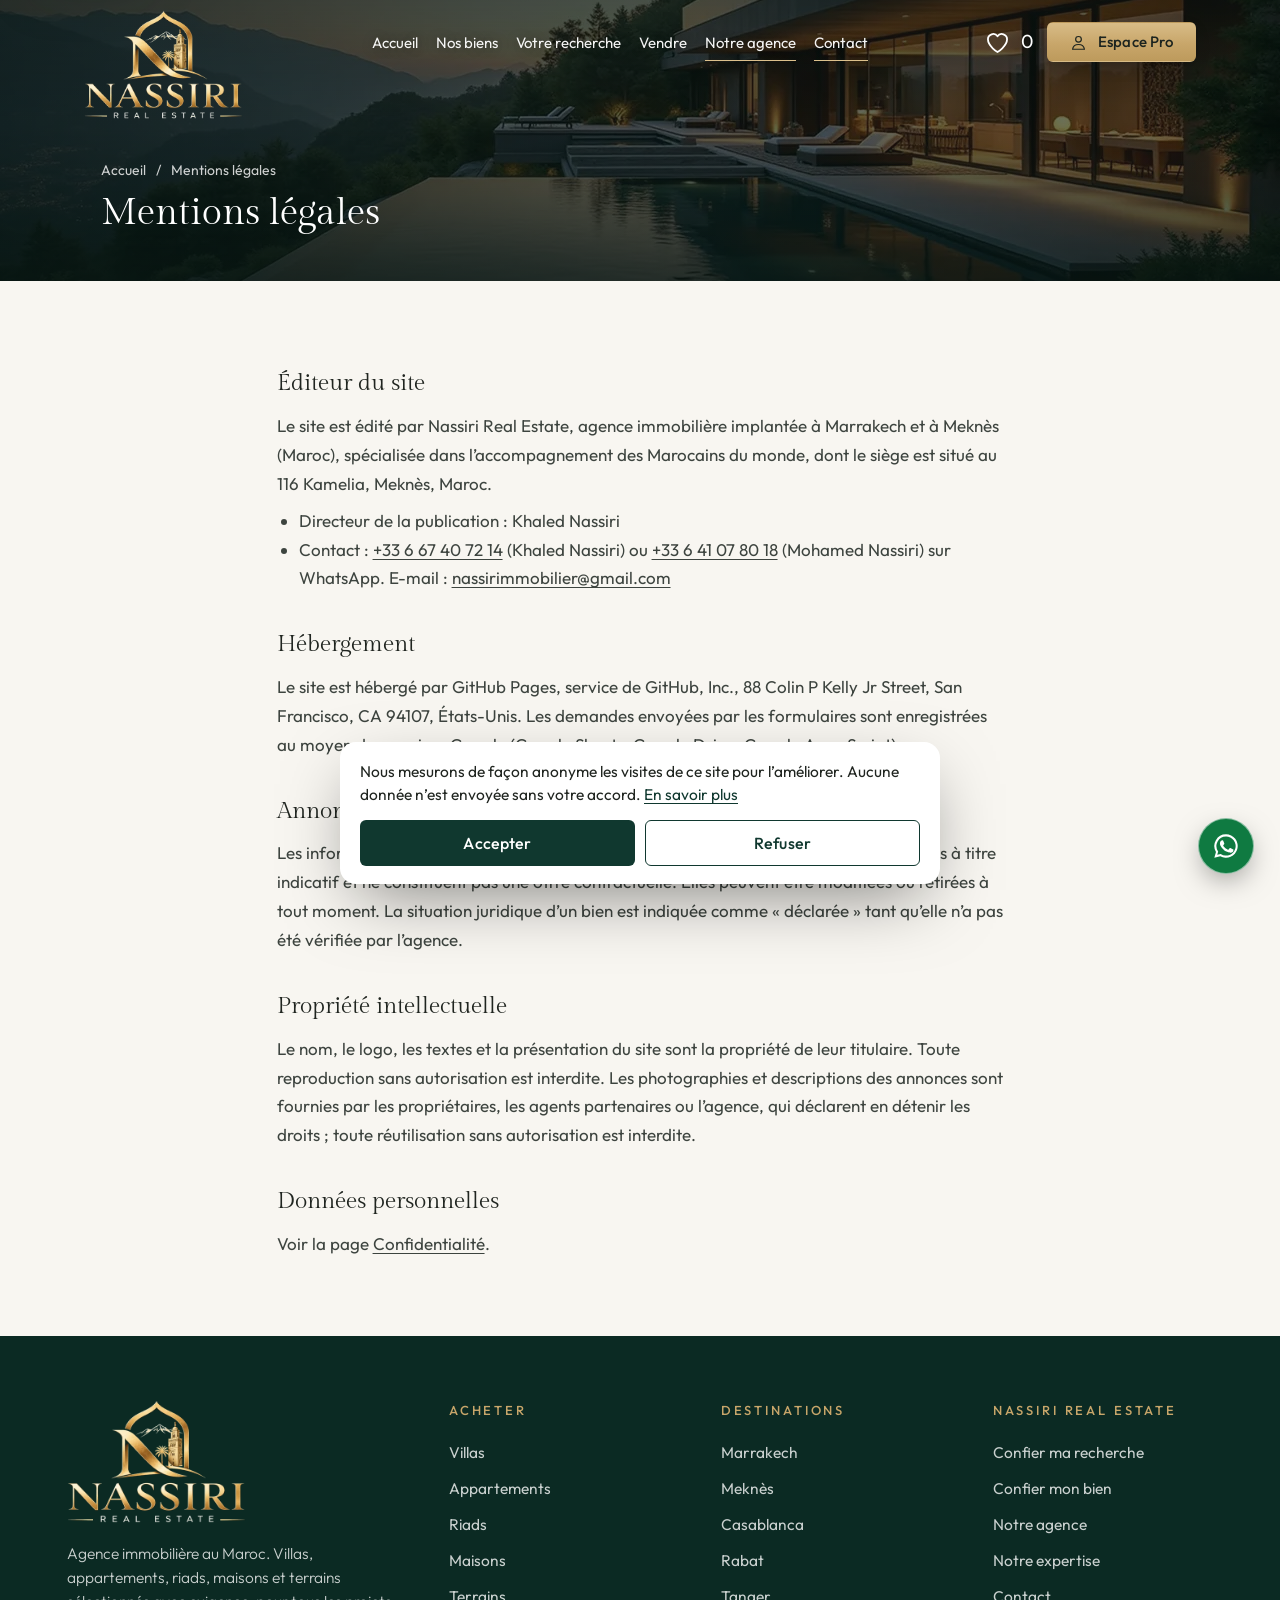
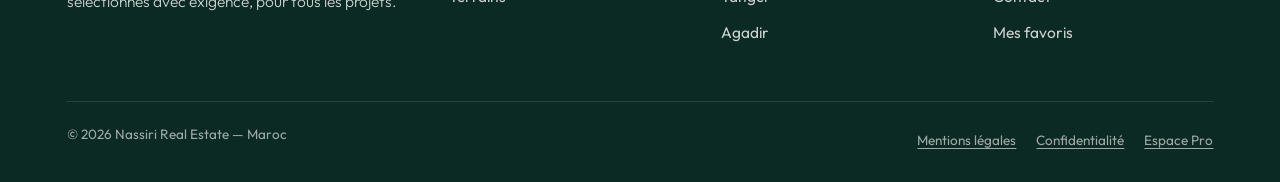
<file: mentions-legales.html>
<!DOCTYPE html>
<html lang="fr">
<head>
<meta charset="utf-8">
<meta name="viewport" content="width=device-width, initial-scale=1, viewport-fit=cover">
<title>Mentions légales — Nassiri Real Estate</title>
<meta name="description" content="Mentions légales du site Nassiri Real Estate, agence immobilière au Maroc.">
<meta name="theme-color" content="#10382F">
<link rel="canonical" href="mentions-legales.html" data-canonique>
<meta property="og:url" content="mentions-legales.html" data-canonique-og>
<meta property="og:type" content="website">
<meta property="og:locale" content="fr_MA">
<meta property="og:site_name" content="Nassiri Real Estate">
<meta property="og:title" content="Mentions légales — Nassiri Real Estate">
<meta property="og:description" content="Mentions légales du site Nassiri Real Estate, agence immobilière au Maroc.">
<meta property="og:image" content="assets/img/hero-1280.jpg">
<link rel="icon" type="image/png" sizes="32x32" href="assets/img/logo/favicon-32.png">
<link rel="apple-touch-icon" href="assets/img/logo/favicon-180.png">
<link rel="preload" href="assets/fonts/gilda-display-latin-400-normal.woff2" as="font" type="font/woff2" crossorigin>
<link rel="preload" href="assets/fonts/outfit-latin-wght-normal.woff2" as="font" type="font/woff2" crossorigin>
<link rel="preload" as="image" type="image/webp" href="assets/img/hero-1280.webp" imagesrcset="assets/img/hero-768.webp 768w, assets/img/hero-1280.webp 1280w, assets/img/hero-1920.webp 1920w" imagesizes="100vw">
<link rel="stylesheet" href="assets/css/style.css?v=11.2.2">
</head>
<body>
<a class="evitement" href="#contenu">Aller au contenu</a>
<svg xmlns="http://www.w3.org/2000/svg" style="position:absolute;width:0;height:0;overflow:hidden" aria-hidden="true"><symbol id="i-lieu" viewBox="0 0 24 24"><path d="M12 21s-6.5-5.6-6.5-11a6.5 6.5 0 0 1 13 0c0 5.400-6.500 11-6.500 11z"/><circle cx="12" cy="10" r="2.400"/></symbol><symbol id="i-maison" viewBox="0 0 24 24"><path d="M4 11l8-7 8 7v8.500a.5.5 0 0 1-.5.5H14.500v-5.500h-5V20H4.500a.5.5 0 0 1-.5-.5z"/></symbol><symbol id="i-budget" viewBox="0 0 24 24"><path d="M12 3.500l9 4.500-9 4.500L3 8z"/><path d="M3 12l9 4.500 9-4.500"/><path d="M3 16l9 4.500 9-4.500"/></symbol><symbol id="i-surface" viewBox="0 0 24 24"><path d="M14 4h6v6"/><path d="M20 4l-6.500 6.500"/><path d="M10 20H4v-6"/><path d="M4 20l6.500-6.500"/></symbol><symbol id="i-loupe" viewBox="0 0 24 24"><circle cx="10.500" cy="10.500" r="6.500"/><path d="M15.500 15.500L21 21"/></symbol><symbol id="i-coeur" viewBox="0 0 24 24"><path d="M12 20.500S3.500 15.300 3.500 9.200A4.700 4.700 0 0 1 12 6.400a4.700 4.700 0 0 1 8.500 2.800c0 6.100-8.500 11.300-8.500 11.300z"/></symbol><symbol id="i-compte" viewBox="0 0 24 24"><circle cx="12" cy="8" r="3.600"/><path d="M4.500 20.500c.6-4 3.600-6 7.500-6s6.900 2 7.500 6z"/></symbol><symbol id="i-fleche" viewBox="0 0 24 24"><path d="M4 12h15"/><path d="M13.500 6.500L19 12l-5.500 5.500"/></symbol><symbol id="i-fleche-haut" viewBox="0 0 24 24"><path d="M7 17L17 7"/><path d="M9 7h8v8"/></symbol><symbol id="i-diamant" viewBox="0 0 24 24"><path d="M6.500 4h11L22 9.500 12 21 2 9.500z"/><path d="M2 9.500h20"/><path d="M9 4L7.500 9.500 12 21l4.500-11.500L15 4"/></symbol><symbol id="i-bouclier" viewBox="0 0 24 24"><path d="M12 2.800l7.500 2.700v6c0 4.700-3.200 8.200-7.500 9.700-4.300-1.500-7.500-5-7.500-9.700v-6z"/><path d="M8.800 12l2.300 2.300 4.300-4.600"/></symbol><symbol id="i-graphique" viewBox="0 0 24 24"><path d="M3 21h18"/><rect x="5" y="12" width="3.500" height="9"/><rect x="10.250" y="7.500" width="3.500" height="13.500"/><rect x="15.500" y="3.500" width="3.500" height="17.500"/></symbol><symbol id="i-mains" viewBox="0 0 24 24"><path d="M2 8.500l4-2.500 4 1.500 2-1 2 1 4-1.500 4 2.500-2.500 6-2-1"/><path d="M4.500 14.500l-2.500-6"/><path d="M10 7.500L7.500 11c1 1.200 2.500 1.200 3.500 0l1-1.200 5.500 5.200c.8.800-.4 2.200-1.300 1.400"/><path d="M4.500 14.500l1.800 2c.7.800 1.900-.2 1.300-1 .9 1.300 2.400 2.700 3.300 1.700.9 1 2.200 1.800 3 .9.800.9 2.100.2 1.700-1"/></symbol><symbol id="i-lit" viewBox="0 0 24 24"><path d="M3 18.500V6"/><path d="M3 15.500h18v3"/><path d="M21 15.500v-2.500a3 3 0 0 0-3-3H10v5.500"/><circle cx="6.500" cy="11.500" r="1.800"/></symbol><symbol id="i-bain" viewBox="0 0 24 24"><path d="M3 12.500h18v2a4.500 4.500 0 0 1-4.500 4.500h-9A4.500 4.500 0 0 1 3 14.500z"/><path d="M5.500 12.500V6a2.200 2.200 0 0 1 4.300-.6"/><path d="M7 19l-1 2"/><path d="M17 19l1 2"/></symbol><symbol id="i-photo" viewBox="0 0 24 24"><rect x="3" y="5" width="18" height="14" rx="2"/><circle cx="8.500" cy="10" r="1.700"/><path d="M21 15.500l-5-4.500-8 8"/></symbol><symbol id="i-menu" viewBox="0 0 24 24"><path d="M4 7h16"/><path d="M4 12h16"/><path d="M4 17h16"/></symbol><symbol id="i-fermer" viewBox="0 0 24 24"><path d="M5.500 5.500l13 13"/><path d="M18.500 5.500l-13 13"/></symbol><symbol id="i-chevron" viewBox="0 0 24 24"><path d="M6 9l6 6 6-6"/></symbol><symbol id="i-cle" viewBox="0 0 24 24"><circle cx="8" cy="14.500" r="4"/><path d="M11 11.500L20 3"/><path d="M16.500 6.500l2.500 2.500"/></symbol><symbol id="i-document" viewBox="0 0 24 24"><path d="M6 3h8.500L19 7.500V21H6z"/><path d="M14.500 3v4.500H19"/><path d="M9 12.500h6"/><path d="M9 16h6"/></symbol><symbol id="i-boussole" viewBox="0 0 24 24"><circle cx="12" cy="12" r="9"/><path d="M15.500 8.500l-2 5-5 2 2-5z"/></symbol><symbol id="i-info" viewBox="0 0 24 24"><circle cx="12" cy="12" r="9"/><path d="M12 11v5.500"/><path d="M12 7.600v.1"/></symbol><symbol id="i-horloge" viewBox="0 0 24 24"><circle cx="12" cy="12" r="9"/><path d="M12 7v5.200l3.300 2"/></symbol><symbol id="i-telephone" viewBox="0 0 24 24"><path d="M5 3.500h3.500l1.500 4.500-2 1.500a12 12 0 0 0 6.500 6.500l1.500-2 4.500 1.500V19a1.500 1.500 0 0 1-1.500 1.500C10.500 20.500 3.500 13.500 3.500 5A1.500 1.500 0 0 1 5 3.500z"/></symbol><symbol id="i-calendrier" viewBox="0 0 24 24"><rect x="3.500" y="5" width="17" height="15.500" rx="2"/><path d="M3.500 10h17"/><path d="M8 3v4"/><path d="M16 3v4"/></symbol><symbol id="i-courrier" viewBox="0 0 24 24"><rect x="3" y="5" width="18" height="14" rx="2"/><path d="M3.500 7l8.500 6.500L20.500 7"/></symbol><symbol id="i-etoile" viewBox="0 0 24 24"><path d="M12 3.500l2.600 5.400 5.900.8-4.300 4.100 1.100 5.900L12 16.900l-5.300 2.800 1.100-5.900-4.300-4.100 5.900-.8z"/></symbol><symbol id="i-corbeille" viewBox="0 0 24 24"><path d="M4 7h16"/><path d="M9 7V4.500h6V7"/><path d="M6 7l1 13h10l1-13"/><path d="M10 11v5.500"/><path d="M14 11v5.500"/></symbol><symbol id="i-crayon" viewBox="0 0 24 24"><path d="M4 20l1-4.500L16.500 4a2.100 2.100 0 0 1 3 3L8 18.500z"/><path d="M14.500 6l3 3"/></symbol><symbol id="i-plus" viewBox="0 0 24 24"><path d="M12 5v14"/><path d="M5 12h14"/></symbol><symbol id="i-oeil" viewBox="0 0 24 24"><path d="M2.500 12S6 5.500 12 5.500 21.500 12 21.500 12 18 18.500 12 18.500 2.500 12 2.500 12z"/><circle cx="12" cy="12" r="2.800"/></symbol><symbol id="i-personnes" viewBox="0 0 24 24"><circle cx="9" cy="8.500" r="3.200"/><path d="M2.500 19.500c.5-3.500 3-5.200 6.500-5.200s6 1.700 6.500 5.200z"/><path d="M16 5.600a3.200 3.200 0 0 1 0 5.800"/><path d="M18 14.800c2 .7 3.200 2.200 3.500 4.700"/></symbol><symbol id="i-tableau" viewBox="0 0 24 24"><rect x="3.500" y="3.500" width="7" height="9" rx="1.500"/><rect x="13.500" y="3.500" width="7" height="5" rx="1.500"/><rect x="13.500" y="11.500" width="7" height="9" rx="1.500"/><rect x="3.500" y="15.500" width="7" height="5" rx="1.500"/></symbol><symbol id="i-reglages" viewBox="0 0 24 24"><circle cx="12" cy="12" r="3"/><path d="M12 2.500v3M12 18.500v3M2.500 12h3M18.500 12h3M5.300 5.300l2.100 2.100M16.600 16.600l2.100 2.100M5.300 18.700l2.100-2.100M16.600 7.400l2.100-2.100"/></symbol><symbol id="i-sortie" viewBox="0 0 24 24"><path d="M14 4h4.500a1.500 1.500 0 0 1 1.500 1.500v13a1.500 1.500 0 0 1-1.500 1.500H14"/><path d="M10 8l-4 4 4 4"/><path d="M6 12h9"/></symbol><symbol id="i-cloche" viewBox="0 0 24 24"><path d="M6 16.500V11a6 6 0 0 1 12 0v5.500l1.500 2h-15z"/><path d="M10 20.500a2 2 0 0 0 4 0"/></symbol><symbol id="i-gauche" viewBox="0 0 24 24"><path d="M15 5l-7 7 7 7"/></symbol><symbol id="i-droite" viewBox="0 0 24 24"><path d="M9 5l7 7-7 7"/></symbol><symbol id="i-coche" viewBox="0 0 24 24"><path d="M4.500 12.500l5 5 10-11"/></symbol><symbol id="i-filtre" viewBox="0 0 24 24"><path d="M4 6h16"/><path d="M7 12h10"/><path d="M10 18h4"/></symbol></svg>
<header class="entete">
  <a class="entete-logo" href="index.html" aria-label="Nassiri Real Estate — Accueil">
    <picture><source type="image/webp" srcset="assets/img/logo/logo-nassiri-440.webp 440w, assets/img/logo/logo-nassiri-880.webp 880w" sizes="230px">
    <img src="assets/img/logo/logo-nassiri-440.png" width="440" height="302" alt="Nassiri Real Estate"></picture>
  </a>
  <nav class="nav" aria-label="Navigation principale"><a href="index.html">Accueil</a><a href="biens.html">Nos biens</a><a href="recherche.html">Votre recherche</a><a href="vendre.html">Vendre</a><a href="index.html#agence" aria-current="page">Notre agence</a><a href="index.html#contact" aria-current="page">Contact</a></nav>
  <div class="entete-actions">
    <a class="lien-favoris" href="biens.html?favoris=1" data-lien-favoris aria-label="0 — mes favoris"><svg class="ico " aria-hidden="true"><use href="#i-coeur"/></svg><span data-compteur-favoris>0</span></a>
    <a class="btn btn-or btn-pro" href="espace-pro.html" aria-label="Espace Pro"><svg class="ico " aria-hidden="true"><use href="#i-compte"/></svg><span>Espace Pro</span></a>
    <button class="burger" type="button" data-menu-ouvrir aria-controls="menu-mobile" aria-expanded="false" aria-label="Ouvrir le menu"><svg class="ico " aria-hidden="true"><use href="#i-menu"/></svg></button>
  </div>
</header>
<div class="menu-mobile" id="menu-mobile" aria-hidden="true">
  <div class="menu-mobile-haut">
    <img src="assets/img/logo/logo-nassiri-440.png" width="440" height="302" alt="Nassiri Real Estate">
    <button class="burger" style="display:inline-flex" type="button" data-menu-fermer aria-label="Fermer le menu"><svg class="ico " aria-hidden="true"><use href="#i-fermer"/></svg></button>
  </div>
  <nav aria-label="Navigation mobile"><a href="index.html">Accueil<svg class="ico " aria-hidden="true"><use href="#i-fleche"/></svg></a><a href="biens.html">Nos biens<svg class="ico " aria-hidden="true"><use href="#i-fleche"/></svg></a><a href="recherche.html">Confiez-nous votre recherche<svg class="ico " aria-hidden="true"><use href="#i-fleche"/></svg></a><a href="vendre.html">Vendre mon bien<svg class="ico " aria-hidden="true"><use href="#i-fleche"/></svg></a><a href="index.html#agence">Notre agence<svg class="ico " aria-hidden="true"><use href="#i-fleche"/></svg></a><a href="index.html#contact">Contact<svg class="ico " aria-hidden="true"><use href="#i-fleche"/></svg></a><a href="biens.html?favoris=1">Mes favoris<svg class="ico " aria-hidden="true"><use href="#i-coeur"/></svg></a></nav>
  <div class="menu-mobile-actions"><a class="btn btn-or" href="recherche.html">Confier ma recherche</a><a class="btn btn-contour" href="#" data-whatsapp><svg class="ico-wa" viewBox="0 0 24 24" aria-hidden="true"><path d="M12 2a10 10 0 0 0-8.600 15.100L2 22l5.100-1.300A10 10 0 1 0 12 2zm0 1.800a8.200 8.200 0 1 1-4.200 15.200l-.3-.2-3 .8.800-2.900-.2-.3A8.200 8.200 0 0 1 12 3.800zM8.500 7.300c-.2 0-.5 0-.7.300-.3.300-1 1-1 2.300s1 2.700 1.200 2.900c.1.200 2 3.100 4.900 4.200 2.400.9 2.900.8 3.400.7.500-.1 1.700-.7 1.900-1.300.2-.7.2-1.200.2-1.300-.1-.1-.3-.2-.6-.3l-2-1c-.3-.1-.5-.1-.7.200l-.9 1.100c-.2.2-.3.2-.6.1-.3-.2-1.200-.5-2.300-1.400-.9-.800-1.400-1.700-1.600-2-.2-.3 0-.5.100-.600l.4-.5.3-.5c.1-.2 0-.4 0-.5l-.9-2.100c-.2-.5-.4-.5-.6-.5z"/></svg> WhatsApp</a></div>
</div>
<main id="contenu">
<section class="bandeau bandeau-court">
  <picture class="bandeau-photo"><source type="image/webp" srcset="assets/img/hero-768.webp 768w, assets/img/hero-1280.webp 1280w, assets/img/hero-1920.webp 1920w" sizes="100vw"><img src="assets/img/hero-1920.jpg" srcset="assets/img/hero-768.jpg 768w, assets/img/hero-1280.jpg 1280w, assets/img/hero-1920.jpg 1920w" sizes="100vw" width="1920" height="1080" alt="" fetchpriority="high"></picture>
  <div class="bandeau-texte">
    <nav class="fil" aria-label="Fil d’Ariane"><a href="index.html">Accueil</a><span aria-hidden="true">/</span><span>Mentions légales</span></nav>
    <h1 id="page-titre">Mentions légales</h1>
    <p class="bandeau-sous" id="page-sous"></p>
  </div>
</section>
<section class="conteneur page-texte">
<h2>Éditeur du site</h2>
<p>Le site est édité par Nassiri Real Estate, agence immobilière implantée à Marrakech et à Meknès (Maroc), spécialisée dans l’accompagnement des Marocains du monde, dont le siège est situé au 116 Kamelia, Meknès, Maroc.</p>
<ul><li>Directeur de la publication : Khaled Nassiri</li><li>Contact : <a href="https://wa.me/33667407214" rel="noopener">+33 6 67 40 72 14</a> (Khaled Nassiri) ou <a href="https://wa.me/33641078018" rel="noopener">+33 6 41 07 80 18</a> (Mohamed Nassiri) sur WhatsApp. E-mail : <a href="mailto:nassirimmobilier@gmail.com">nassirimmobilier@gmail.com</a></li></ul>
<h2>Hébergement</h2>
<p>Le site est hébergé par GitHub Pages, service de GitHub, Inc., 88 Colin P Kelly Jr Street, San Francisco, CA 94107, États-Unis. Les demandes envoyées par les formulaires sont enregistrées au moyen des services Google (Google Sheets, Google Drive, Google Apps Script).</p>
<h2>Annonces immobilières</h2>
<p>Les informations des annonces (prix, surfaces, descriptions, photographies) sont fournies à titre indicatif et ne constituent pas une offre contractuelle. Elles peuvent être modifiées ou retirées à tout moment. La situation juridique d’un bien est indiquée comme « déclarée » tant qu’elle n’a pas été vérifiée par l’agence.</p>
<h2>Propriété intellectuelle</h2>
<p>Le nom, le logo, les textes et la présentation du site sont la propriété de leur titulaire. Toute reproduction sans autorisation est interdite. Les photographies et descriptions des annonces sont fournies par les propriétaires, les agents partenaires ou l’agence, qui déclarent en détenir les droits ; toute réutilisation sans autorisation est interdite.</p>
<h2>Données personnelles</h2>
<p>Voir la page <a href="confidentialite.html">Confidentialité</a>.</p>
</section>
</main>
<footer class="pied">
  <div class="conteneur">
    <div class="pied-grille">
      <div>
        <picture><source type="image/webp" srcset="assets/img/logo/logo-nassiri-440.webp 440w, assets/img/logo/logo-nassiri-880.webp 880w" sizes="250px">
        <img class="pied-logo" src="assets/img/logo/logo-nassiri-440.png" width="440" height="302" loading="lazy" alt="Nassiri Real Estate"></picture>
        <p>Agence immobilière au Maroc. Villas, appartements, riads, maisons et terrains sélectionnés avec exigence, pour tous les projets.</p>
      </div>
      <div><h3>Acheter</h3><ul>
        <li><a href="biens.html?type=Villa">Villas</a></li><li><a href="biens.html?type=Appartement">Appartements</a></li>
        <li><a href="biens.html?type=Riad">Riads</a></li><li><a href="biens.html?type=Maison">Maisons</a></li><li><a href="biens.html?type=Terrain">Terrains</a></li></ul></div>
      <div><h3>Destinations</h3><ul>
        <li><a href="biens.html?ville=Marrakech">Marrakech</a></li><li><a href="biens.html?ville=Meknès">Meknès</a></li><li><a href="biens.html?ville=Casablanca">Casablanca</a></li>
        <li><a href="biens.html?ville=Rabat">Rabat</a></li><li><a href="biens.html?ville=Tanger">Tanger</a></li><li><a href="biens.html?ville=Agadir">Agadir</a></li></ul></div>
      <div><h3>Nassiri Real Estate</h3><ul>
        <li><a href="recherche.html">Confier ma recherche</a></li><li><a href="vendre.html">Confier mon bien</a></li><li><a href="index.html#agence">Notre agence</a></li>
        <li><a href="index.html#expertise">Notre expertise</a></li><li><a href="index.html#contact">Contact</a></li>
        <li><a href="biens.html?favoris=1">Mes favoris</a></li></ul></div>
    </div>
    <div class="pied-bas"><span>© <span data-annee>2026</span> Nassiri Real Estate — Maroc</span>
    <span data-demo>Mode démonstration : annonces fictives et visuels d’illustration, non commercialisés.</span>
    <span class="pied-liens"><a href="mentions-legales.html">Mentions légales</a><a href="confidentialite.html">Confidentialité</a><a href="espace-pro.html">Espace Pro</a></span></div>
  </div>
</footer>
<a class="whatsapp" href="#" data-whatsapp aria-label="Nous écrire sur WhatsApp"><svg viewBox="0 0 24 24" aria-hidden="true"><path d="M12 2a10 10 0 0 0-8.600 15.100L2 22l5.100-1.300A10 10 0 1 0 12 2zm0 1.800a8.200 8.200 0 1 1-4.200 15.200l-.3-.2-3 .8.800-2.900-.2-.3A8.200 8.200 0 0 1 12 3.800zM8.500 7.300c-.2 0-.5 0-.7.300-.3.300-1 1-1 2.300s1 2.700 1.200 2.900c.1.200 2 3.100 4.900 4.200 2.400.9 2.900.8 3.400.7.500-.1 1.700-.7 1.900-1.300.2-.7.2-1.200.2-1.300-.1-.1-.3-.2-.6-.3l-2-1c-.3-.1-.5-.1-.7.200l-.9 1.100c-.2.2-.3.2-.6.1-.3-.2-1.200-.5-2.300-1.400-.9-.800-1.400-1.700-1.600-2-.2-.3 0-.5.100-.600l.4-.5.3-.5c.1-.2 0-.4 0-.5l-.9-2.100c-.2-.5-.4-.5-.6-.5z"/></svg></a>
<script src="assets/js/config.js?v=11.2.9" defer></script>
<script src="assets/js/api.js?v=11.2.9" defer></script>
<script src="assets/js/app.js?v=11.2.9" defer></script>
</body>
</html>
</file>
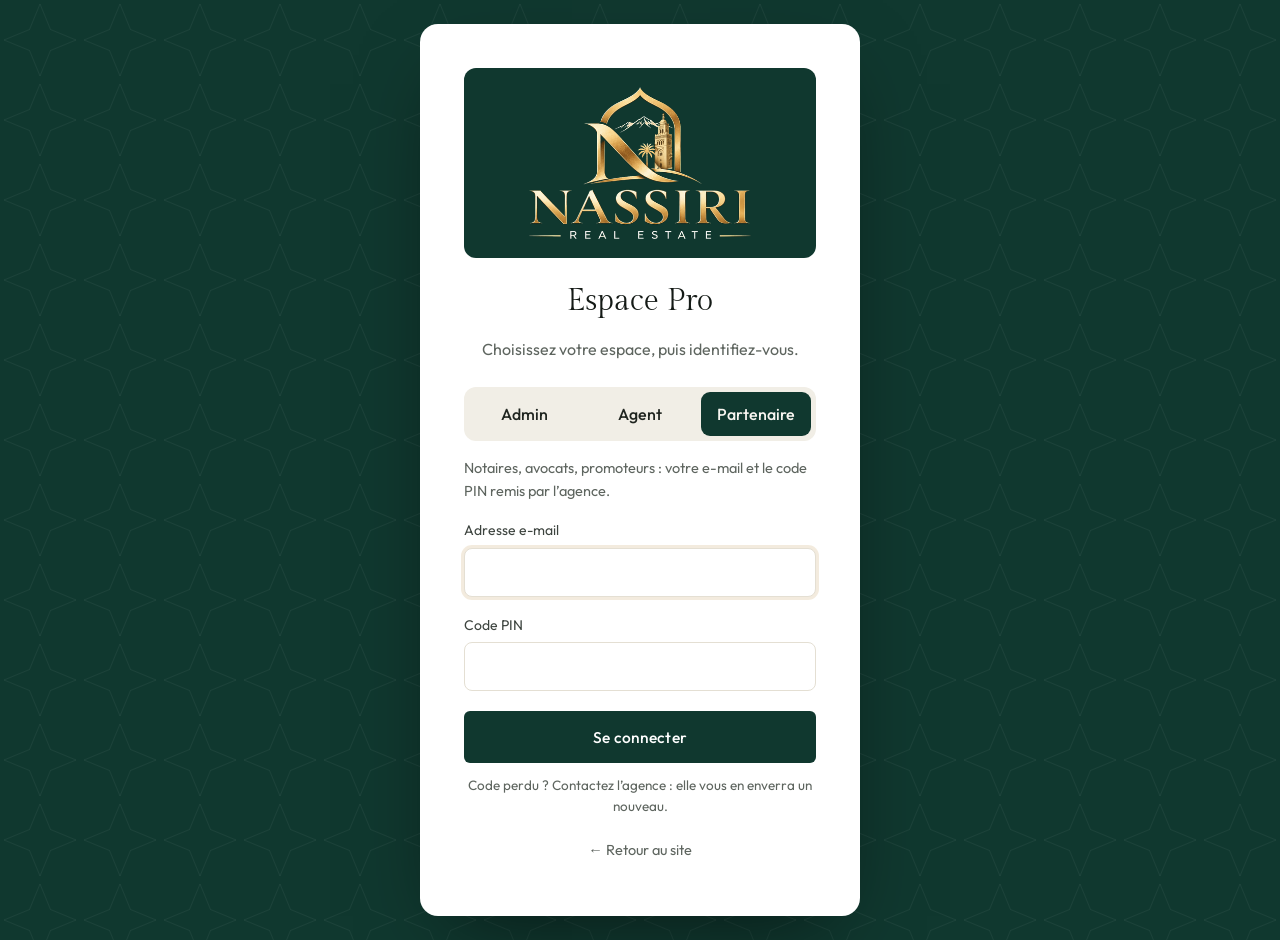
<file: partenaire.html>
<!DOCTYPE html>
<html lang="fr">
<head>
<meta charset="utf-8">
<meta name="viewport" content="width=device-width, initial-scale=1, viewport-fit=cover">
<meta name="robots" content="noindex, nofollow">
<title>Espace Partenaire — Nassiri Real Estate</title>
<meta name="theme-color" content="#10382F">
<link rel="icon" type="image/png" sizes="32x32" href="assets/img/logo/favicon-32.png">
<link rel="apple-touch-icon" href="assets/img/logo/favicon-180.png?v=9.9">
<link rel="manifest" href="manifest-pro.webmanifest">
<meta name="apple-mobile-web-app-capable" content="yes">
<meta name="mobile-web-app-capable" content="yes">
<meta name="apple-mobile-web-app-title" content="Nassiri Pro">
<link rel="stylesheet" href="assets/css/style.css?v=11.2.2">
<link rel="stylesheet" href="assets/css/admin.css?v=11">
</head>
<body class="admin">
<svg xmlns="http://www.w3.org/2000/svg" style="position:absolute;width:0;height:0;overflow:hidden" aria-hidden="true"><symbol id="i-lieu" viewBox="0 0 24 24"><path d="M12 21s-6.5-5.6-6.5-11a6.5 6.5 0 0 1 13 0c0 5.400-6.500 11-6.500 11z"/><circle cx="12" cy="10" r="2.400"/></symbol><symbol id="i-maison" viewBox="0 0 24 24"><path d="M4 11l8-7 8 7v8.500a.5.5 0 0 1-.5.5H14.500v-5.500h-5V20H4.500a.5.5 0 0 1-.5-.5z"/></symbol><symbol id="i-budget" viewBox="0 0 24 24"><path d="M12 3.500l9 4.500-9 4.500L3 8z"/><path d="M3 12l9 4.500 9-4.500"/><path d="M3 16l9 4.500 9-4.500"/></symbol><symbol id="i-surface" viewBox="0 0 24 24"><path d="M14 4h6v6"/><path d="M20 4l-6.500 6.500"/><path d="M10 20H4v-6"/><path d="M4 20l6.500-6.500"/></symbol><symbol id="i-loupe" viewBox="0 0 24 24"><circle cx="10.500" cy="10.500" r="6.500"/><path d="M15.500 15.500L21 21"/></symbol><symbol id="i-coeur" viewBox="0 0 24 24"><path d="M12 20.500S3.500 15.300 3.500 9.200A4.700 4.700 0 0 1 12 6.400a4.700 4.700 0 0 1 8.500 2.800c0 6.100-8.500 11.300-8.500 11.300z"/></symbol><symbol id="i-compte" viewBox="0 0 24 24"><circle cx="12" cy="8" r="3.600"/><path d="M4.500 20.500c.6-4 3.600-6 7.500-6s6.900 2 7.500 6z"/></symbol><symbol id="i-fleche" viewBox="0 0 24 24"><path d="M4 12h15"/><path d="M13.500 6.500L19 12l-5.500 5.500"/></symbol><symbol id="i-fleche-haut" viewBox="0 0 24 24"><path d="M7 17L17 7"/><path d="M9 7h8v8"/></symbol><symbol id="i-diamant" viewBox="0 0 24 24"><path d="M6.500 4h11L22 9.500 12 21 2 9.500z"/><path d="M2 9.500h20"/><path d="M9 4L7.500 9.500 12 21l4.500-11.500L15 4"/></symbol><symbol id="i-bouclier" viewBox="0 0 24 24"><path d="M12 2.800l7.500 2.700v6c0 4.700-3.200 8.200-7.500 9.700-4.300-1.500-7.500-5-7.500-9.700v-6z"/><path d="M8.800 12l2.300 2.300 4.300-4.600"/></symbol><symbol id="i-graphique" viewBox="0 0 24 24"><path d="M3 21h18"/><rect x="5" y="12" width="3.500" height="9"/><rect x="10.250" y="7.500" width="3.500" height="13.500"/><rect x="15.500" y="3.500" width="3.500" height="17.500"/></symbol><symbol id="i-mains" viewBox="0 0 24 24"><path d="M2 8.500l4-2.500 4 1.500 2-1 2 1 4-1.500 4 2.500-2.500 6-2-1"/><path d="M4.500 14.500l-2.500-6"/><path d="M10 7.500L7.500 11c1 1.200 2.500 1.200 3.500 0l1-1.200 5.500 5.200c.8.800-.4 2.200-1.300 1.400"/><path d="M4.500 14.500l1.800 2c.7.800 1.900-.2 1.300-1 .9 1.300 2.400 2.700 3.300 1.700.9 1 2.200 1.800 3 .9.800.9 2.100.2 1.700-1"/></symbol><symbol id="i-lit" viewBox="0 0 24 24"><path d="M3 18.500V6"/><path d="M3 15.500h18v3"/><path d="M21 15.500v-2.500a3 3 0 0 0-3-3H10v5.500"/><circle cx="6.500" cy="11.500" r="1.800"/></symbol><symbol id="i-bain" viewBox="0 0 24 24"><path d="M3 12.500h18v2a4.500 4.500 0 0 1-4.500 4.500h-9A4.500 4.500 0 0 1 3 14.500z"/><path d="M5.500 12.500V6a2.200 2.200 0 0 1 4.300-.6"/><path d="M7 19l-1 2"/><path d="M17 19l1 2"/></symbol><symbol id="i-photo" viewBox="0 0 24 24"><rect x="3" y="5" width="18" height="14" rx="2"/><circle cx="8.500" cy="10" r="1.700"/><path d="M21 15.500l-5-4.500-8 8"/></symbol><symbol id="i-menu" viewBox="0 0 24 24"><path d="M4 7h16"/><path d="M4 12h16"/><path d="M4 17h16"/></symbol><symbol id="i-fermer" viewBox="0 0 24 24"><path d="M5.500 5.500l13 13"/><path d="M18.500 5.500l-13 13"/></symbol><symbol id="i-chevron" viewBox="0 0 24 24"><path d="M6 9l6 6 6-6"/></symbol><symbol id="i-cle" viewBox="0 0 24 24"><circle cx="8" cy="14.500" r="4"/><path d="M11 11.500L20 3"/><path d="M16.500 6.500l2.500 2.500"/></symbol><symbol id="i-document" viewBox="0 0 24 24"><path d="M6 3h8.500L19 7.500V21H6z"/><path d="M14.500 3v4.500H19"/><path d="M9 12.500h6"/><path d="M9 16h6"/></symbol><symbol id="i-boussole" viewBox="0 0 24 24"><circle cx="12" cy="12" r="9"/><path d="M15.500 8.500l-2 5-5 2 2-5z"/></symbol><symbol id="i-info" viewBox="0 0 24 24"><circle cx="12" cy="12" r="9"/><path d="M12 11v5.500"/><path d="M12 7.600v.1"/></symbol><symbol id="i-horloge" viewBox="0 0 24 24"><circle cx="12" cy="12" r="9"/><path d="M12 7v5.200l3.300 2"/></symbol><symbol id="i-telephone" viewBox="0 0 24 24"><path d="M5 3.500h3.500l1.500 4.500-2 1.500a12 12 0 0 0 6.500 6.500l1.500-2 4.500 1.500V19a1.500 1.500 0 0 1-1.500 1.500C10.500 20.500 3.500 13.500 3.500 5A1.500 1.500 0 0 1 5 3.500z"/></symbol><symbol id="i-calendrier" viewBox="0 0 24 24"><rect x="3.500" y="5" width="17" height="15.500" rx="2"/><path d="M3.500 10h17"/><path d="M8 3v4"/><path d="M16 3v4"/></symbol><symbol id="i-courrier" viewBox="0 0 24 24"><rect x="3" y="5" width="18" height="14" rx="2"/><path d="M3.500 7l8.500 6.500L20.500 7"/></symbol><symbol id="i-etoile" viewBox="0 0 24 24"><path d="M12 3.500l2.600 5.400 5.900.8-4.300 4.100 1.100 5.900L12 16.900l-5.300 2.800 1.100-5.900-4.300-4.100 5.900-.8z"/></symbol><symbol id="i-corbeille" viewBox="0 0 24 24"><path d="M4 7h16"/><path d="M9 7V4.500h6V7"/><path d="M6 7l1 13h10l1-13"/><path d="M10 11v5.500"/><path d="M14 11v5.500"/></symbol><symbol id="i-crayon" viewBox="0 0 24 24"><path d="M4 20l1-4.500L16.500 4a2.100 2.100 0 0 1 3 3L8 18.500z"/><path d="M14.500 6l3 3"/></symbol><symbol id="i-plus" viewBox="0 0 24 24"><path d="M12 5v14"/><path d="M5 12h14"/></symbol><symbol id="i-oeil" viewBox="0 0 24 24"><path d="M2.500 12S6 5.500 12 5.500 21.500 12 21.500 12 18 18.500 12 18.500 2.500 12 2.500 12z"/><circle cx="12" cy="12" r="2.800"/></symbol><symbol id="i-personnes" viewBox="0 0 24 24"><circle cx="9" cy="8.500" r="3.200"/><path d="M2.500 19.500c.5-3.500 3-5.200 6.500-5.200s6 1.700 6.500 5.200z"/><path d="M16 5.600a3.200 3.200 0 0 1 0 5.800"/><path d="M18 14.800c2 .7 3.200 2.200 3.500 4.700"/></symbol><symbol id="i-tableau" viewBox="0 0 24 24"><rect x="3.500" y="3.500" width="7" height="9" rx="1.500"/><rect x="13.500" y="3.500" width="7" height="5" rx="1.500"/><rect x="13.500" y="11.500" width="7" height="9" rx="1.500"/><rect x="3.500" y="15.500" width="7" height="5" rx="1.500"/></symbol><symbol id="i-reglages" viewBox="0 0 24 24"><circle cx="12" cy="12" r="3"/><path d="M12 2.500v3M12 18.500v3M2.500 12h3M18.500 12h3M5.300 5.300l2.100 2.100M16.600 16.600l2.100 2.100M5.300 18.700l2.100-2.100M16.600 7.400l2.100-2.100"/></symbol><symbol id="i-sortie" viewBox="0 0 24 24"><path d="M14 4h4.500a1.500 1.500 0 0 1 1.500 1.500v13a1.500 1.500 0 0 1-1.500 1.500H14"/><path d="M10 8l-4 4 4 4"/><path d="M6 12h9"/></symbol><symbol id="i-cloche" viewBox="0 0 24 24"><path d="M6 16.500V11a6 6 0 0 1 12 0v5.500l1.500 2h-15z"/><path d="M10 20.500a2 2 0 0 0 4 0"/></symbol><symbol id="i-gauche" viewBox="0 0 24 24"><path d="M15 5l-7 7 7 7"/></symbol><symbol id="i-droite" viewBox="0 0 24 24"><path d="M9 5l7 7-7 7"/></symbol><symbol id="i-coche" viewBox="0 0 24 24"><path d="M4.500 12.500l5 5 10-11"/></symbol><symbol id="i-filtre" viewBox="0 0 24 24"><path d="M4 6h16"/><path d="M7 12h10"/><path d="M10 18h4"/></symbol></svg>
<div id="partenaire" aria-live="polite"></div>
<script src="assets/js/config.js?v=11.2.9" defer></script>
<script src="assets/js/api.js?v=11.2.9" defer></script>
<script src="assets/js/app.js?v=11.2.9" defer></script>
<script src="assets/js/partenaire.js?v=11.2.9" defer></script>
</body>
</html>
</file>
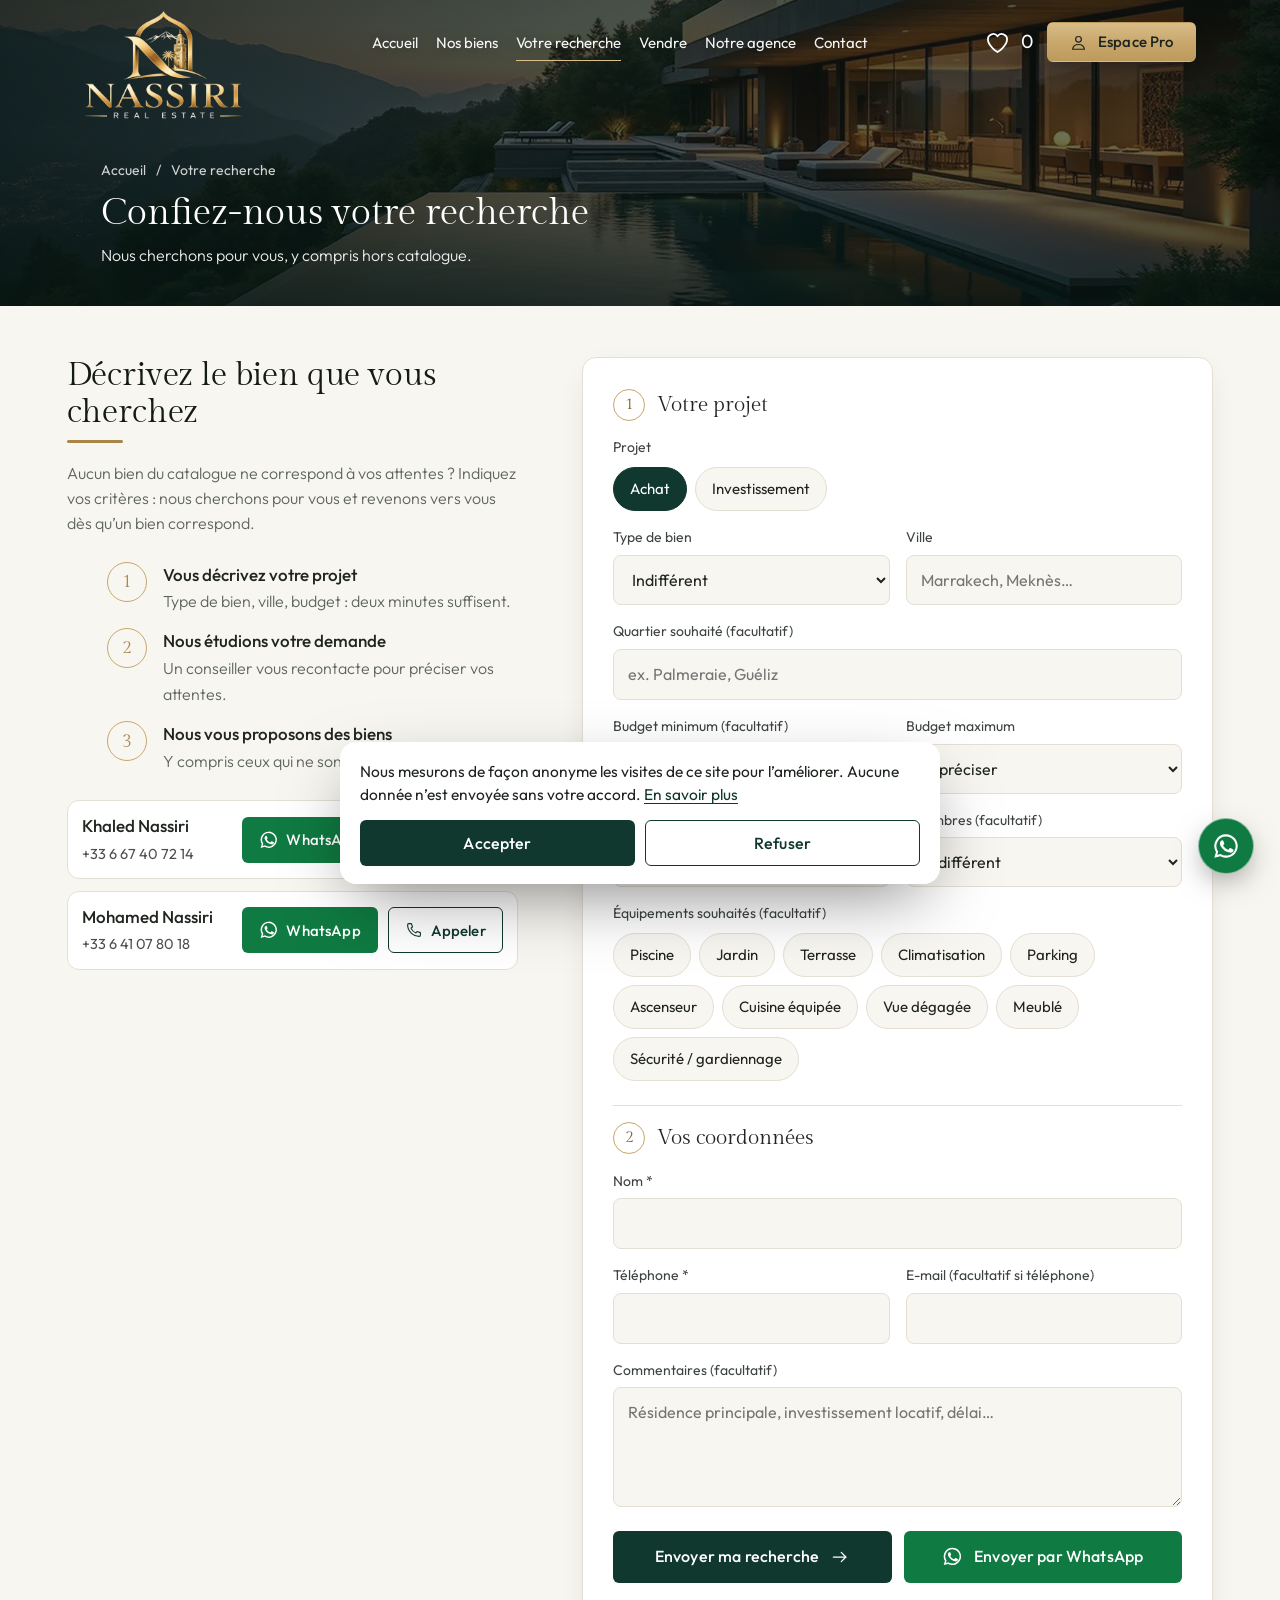
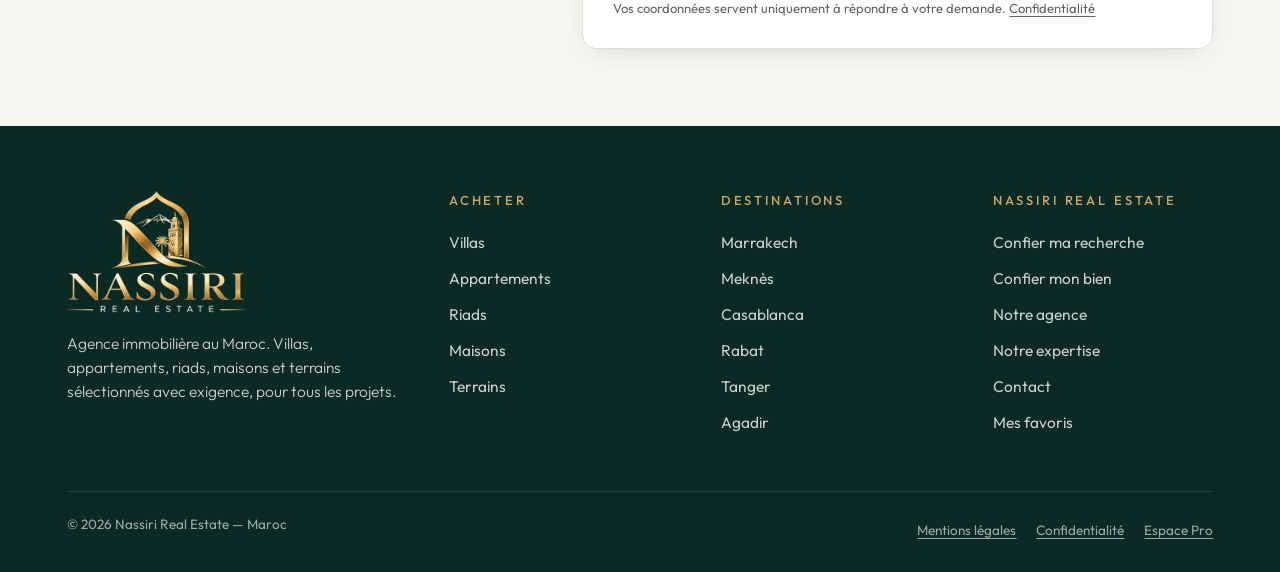
<file: recherche.html>
<!DOCTYPE html>
<html lang="fr">
<head>
<meta charset="utf-8">
<meta name="viewport" content="width=device-width, initial-scale=1, viewport-fit=cover">
<title>Confiez-nous votre recherche immobilière au Maroc — Nassiri Real Estate</title>
<meta name="description" content="Vous cherchez une villa, un appartement, un riad ou un terrain au Maroc ? Décrivez votre projet : Nassiri Real Estate recherche pour vous.">
<meta name="theme-color" content="#10382F">
<link rel="canonical" href="recherche.html" data-canonique>
<meta property="og:url" content="recherche.html" data-canonique-og>
<meta property="og:type" content="website">
<meta property="og:locale" content="fr_MA">
<meta property="og:site_name" content="Nassiri Real Estate">
<meta property="og:title" content="Confiez-nous votre recherche immobilière au Maroc — Nassiri Real Estate">
<meta property="og:description" content="Vous cherchez une villa, un appartement, un riad ou un terrain au Maroc ? Décrivez votre projet : Nassiri Real Estate recherche pour vous.">
<meta property="og:image" content="assets/img/hero-1280.jpg">
<link rel="icon" type="image/png" sizes="32x32" href="assets/img/logo/favicon-32.png">
<link rel="apple-touch-icon" href="assets/img/logo/favicon-180.png">
<link rel="preload" href="assets/fonts/gilda-display-latin-400-normal.woff2" as="font" type="font/woff2" crossorigin>
<link rel="preload" href="assets/fonts/outfit-latin-wght-normal.woff2" as="font" type="font/woff2" crossorigin>
<link rel="preload" as="image" type="image/webp" href="assets/img/hero-1280.webp" imagesrcset="assets/img/hero-768.webp 768w, assets/img/hero-1280.webp 1280w, assets/img/hero-1920.webp 1920w" imagesizes="100vw">
<link rel="stylesheet" href="assets/css/style.css?v=11.2.2">
</head>
<body>
<a class="evitement" href="#contenu">Aller au contenu</a>
<svg xmlns="http://www.w3.org/2000/svg" style="position:absolute;width:0;height:0;overflow:hidden" aria-hidden="true"><symbol id="i-lieu" viewBox="0 0 24 24"><path d="M12 21s-6.5-5.6-6.5-11a6.5 6.5 0 0 1 13 0c0 5.400-6.500 11-6.500 11z"/><circle cx="12" cy="10" r="2.400"/></symbol><symbol id="i-maison" viewBox="0 0 24 24"><path d="M4 11l8-7 8 7v8.500a.5.5 0 0 1-.5.5H14.500v-5.500h-5V20H4.500a.5.5 0 0 1-.5-.5z"/></symbol><symbol id="i-budget" viewBox="0 0 24 24"><path d="M12 3.500l9 4.500-9 4.500L3 8z"/><path d="M3 12l9 4.500 9-4.500"/><path d="M3 16l9 4.500 9-4.500"/></symbol><symbol id="i-surface" viewBox="0 0 24 24"><path d="M14 4h6v6"/><path d="M20 4l-6.500 6.500"/><path d="M10 20H4v-6"/><path d="M4 20l6.500-6.500"/></symbol><symbol id="i-loupe" viewBox="0 0 24 24"><circle cx="10.500" cy="10.500" r="6.500"/><path d="M15.500 15.500L21 21"/></symbol><symbol id="i-coeur" viewBox="0 0 24 24"><path d="M12 20.500S3.500 15.300 3.500 9.200A4.700 4.700 0 0 1 12 6.400a4.700 4.700 0 0 1 8.500 2.800c0 6.100-8.500 11.300-8.500 11.300z"/></symbol><symbol id="i-compte" viewBox="0 0 24 24"><circle cx="12" cy="8" r="3.600"/><path d="M4.500 20.500c.6-4 3.600-6 7.500-6s6.900 2 7.500 6z"/></symbol><symbol id="i-fleche" viewBox="0 0 24 24"><path d="M4 12h15"/><path d="M13.500 6.500L19 12l-5.500 5.500"/></symbol><symbol id="i-fleche-haut" viewBox="0 0 24 24"><path d="M7 17L17 7"/><path d="M9 7h8v8"/></symbol><symbol id="i-diamant" viewBox="0 0 24 24"><path d="M6.500 4h11L22 9.500 12 21 2 9.500z"/><path d="M2 9.500h20"/><path d="M9 4L7.500 9.500 12 21l4.500-11.500L15 4"/></symbol><symbol id="i-bouclier" viewBox="0 0 24 24"><path d="M12 2.800l7.500 2.700v6c0 4.700-3.200 8.200-7.500 9.700-4.300-1.500-7.500-5-7.500-9.700v-6z"/><path d="M8.800 12l2.300 2.300 4.300-4.600"/></symbol><symbol id="i-graphique" viewBox="0 0 24 24"><path d="M3 21h18"/><rect x="5" y="12" width="3.500" height="9"/><rect x="10.250" y="7.500" width="3.500" height="13.500"/><rect x="15.500" y="3.500" width="3.500" height="17.500"/></symbol><symbol id="i-mains" viewBox="0 0 24 24"><path d="M2 8.500l4-2.500 4 1.500 2-1 2 1 4-1.500 4 2.500-2.500 6-2-1"/><path d="M4.500 14.500l-2.500-6"/><path d="M10 7.500L7.500 11c1 1.200 2.500 1.200 3.500 0l1-1.200 5.500 5.200c.8.800-.4 2.200-1.300 1.400"/><path d="M4.500 14.500l1.800 2c.7.800 1.900-.2 1.300-1 .9 1.300 2.400 2.700 3.300 1.700.9 1 2.200 1.800 3 .9.800.9 2.100.2 1.700-1"/></symbol><symbol id="i-lit" viewBox="0 0 24 24"><path d="M3 18.500V6"/><path d="M3 15.500h18v3"/><path d="M21 15.500v-2.500a3 3 0 0 0-3-3H10v5.500"/><circle cx="6.500" cy="11.500" r="1.800"/></symbol><symbol id="i-bain" viewBox="0 0 24 24"><path d="M3 12.500h18v2a4.500 4.500 0 0 1-4.500 4.500h-9A4.500 4.500 0 0 1 3 14.500z"/><path d="M5.500 12.500V6a2.200 2.200 0 0 1 4.300-.6"/><path d="M7 19l-1 2"/><path d="M17 19l1 2"/></symbol><symbol id="i-photo" viewBox="0 0 24 24"><rect x="3" y="5" width="18" height="14" rx="2"/><circle cx="8.500" cy="10" r="1.700"/><path d="M21 15.500l-5-4.500-8 8"/></symbol><symbol id="i-menu" viewBox="0 0 24 24"><path d="M4 7h16"/><path d="M4 12h16"/><path d="M4 17h16"/></symbol><symbol id="i-fermer" viewBox="0 0 24 24"><path d="M5.500 5.500l13 13"/><path d="M18.500 5.500l-13 13"/></symbol><symbol id="i-chevron" viewBox="0 0 24 24"><path d="M6 9l6 6 6-6"/></symbol><symbol id="i-cle" viewBox="0 0 24 24"><circle cx="8" cy="14.500" r="4"/><path d="M11 11.500L20 3"/><path d="M16.500 6.500l2.500 2.500"/></symbol><symbol id="i-document" viewBox="0 0 24 24"><path d="M6 3h8.500L19 7.500V21H6z"/><path d="M14.500 3v4.500H19"/><path d="M9 12.500h6"/><path d="M9 16h6"/></symbol><symbol id="i-boussole" viewBox="0 0 24 24"><circle cx="12" cy="12" r="9"/><path d="M15.500 8.500l-2 5-5 2 2-5z"/></symbol><symbol id="i-info" viewBox="0 0 24 24"><circle cx="12" cy="12" r="9"/><path d="M12 11v5.500"/><path d="M12 7.600v.1"/></symbol><symbol id="i-horloge" viewBox="0 0 24 24"><circle cx="12" cy="12" r="9"/><path d="M12 7v5.200l3.300 2"/></symbol><symbol id="i-telephone" viewBox="0 0 24 24"><path d="M5 3.500h3.500l1.500 4.500-2 1.500a12 12 0 0 0 6.500 6.500l1.500-2 4.500 1.500V19a1.500 1.500 0 0 1-1.500 1.500C10.500 20.500 3.500 13.500 3.500 5A1.500 1.500 0 0 1 5 3.500z"/></symbol><symbol id="i-calendrier" viewBox="0 0 24 24"><rect x="3.500" y="5" width="17" height="15.500" rx="2"/><path d="M3.500 10h17"/><path d="M8 3v4"/><path d="M16 3v4"/></symbol><symbol id="i-courrier" viewBox="0 0 24 24"><rect x="3" y="5" width="18" height="14" rx="2"/><path d="M3.500 7l8.500 6.500L20.500 7"/></symbol><symbol id="i-etoile" viewBox="0 0 24 24"><path d="M12 3.500l2.600 5.400 5.900.8-4.300 4.100 1.100 5.900L12 16.900l-5.300 2.800 1.100-5.900-4.300-4.100 5.900-.8z"/></symbol><symbol id="i-corbeille" viewBox="0 0 24 24"><path d="M4 7h16"/><path d="M9 7V4.500h6V7"/><path d="M6 7l1 13h10l1-13"/><path d="M10 11v5.500"/><path d="M14 11v5.500"/></symbol><symbol id="i-crayon" viewBox="0 0 24 24"><path d="M4 20l1-4.500L16.500 4a2.100 2.100 0 0 1 3 3L8 18.500z"/><path d="M14.500 6l3 3"/></symbol><symbol id="i-plus" viewBox="0 0 24 24"><path d="M12 5v14"/><path d="M5 12h14"/></symbol><symbol id="i-oeil" viewBox="0 0 24 24"><path d="M2.500 12S6 5.500 12 5.500 21.500 12 21.500 12 18 18.500 12 18.500 2.500 12 2.500 12z"/><circle cx="12" cy="12" r="2.800"/></symbol><symbol id="i-personnes" viewBox="0 0 24 24"><circle cx="9" cy="8.500" r="3.200"/><path d="M2.500 19.500c.5-3.500 3-5.200 6.500-5.200s6 1.700 6.500 5.200z"/><path d="M16 5.600a3.200 3.200 0 0 1 0 5.800"/><path d="M18 14.800c2 .7 3.200 2.200 3.500 4.700"/></symbol><symbol id="i-tableau" viewBox="0 0 24 24"><rect x="3.500" y="3.500" width="7" height="9" rx="1.500"/><rect x="13.500" y="3.500" width="7" height="5" rx="1.500"/><rect x="13.500" y="11.500" width="7" height="9" rx="1.500"/><rect x="3.500" y="15.500" width="7" height="5" rx="1.500"/></symbol><symbol id="i-reglages" viewBox="0 0 24 24"><circle cx="12" cy="12" r="3"/><path d="M12 2.500v3M12 18.500v3M2.500 12h3M18.500 12h3M5.300 5.300l2.100 2.100M16.600 16.600l2.100 2.100M5.300 18.700l2.100-2.100M16.600 7.400l2.100-2.100"/></symbol><symbol id="i-sortie" viewBox="0 0 24 24"><path d="M14 4h4.500a1.500 1.500 0 0 1 1.500 1.500v13a1.500 1.500 0 0 1-1.500 1.500H14"/><path d="M10 8l-4 4 4 4"/><path d="M6 12h9"/></symbol><symbol id="i-cloche" viewBox="0 0 24 24"><path d="M6 16.500V11a6 6 0 0 1 12 0v5.500l1.500 2h-15z"/><path d="M10 20.500a2 2 0 0 0 4 0"/></symbol><symbol id="i-gauche" viewBox="0 0 24 24"><path d="M15 5l-7 7 7 7"/></symbol><symbol id="i-droite" viewBox="0 0 24 24"><path d="M9 5l7 7-7 7"/></symbol><symbol id="i-coche" viewBox="0 0 24 24"><path d="M4.500 12.500l5 5 10-11"/></symbol><symbol id="i-filtre" viewBox="0 0 24 24"><path d="M4 6h16"/><path d="M7 12h10"/><path d="M10 18h4"/></symbol></svg>
<header class="entete">
  <a class="entete-logo" href="index.html" aria-label="Nassiri Real Estate — Accueil">
    <picture><source type="image/webp" srcset="assets/img/logo/logo-nassiri-440.webp 440w, assets/img/logo/logo-nassiri-880.webp 880w" sizes="230px">
    <img src="assets/img/logo/logo-nassiri-440.png" width="440" height="302" alt="Nassiri Real Estate"></picture>
  </a>
  <nav class="nav" aria-label="Navigation principale"><a href="index.html">Accueil</a><a href="biens.html">Nos biens</a><a href="recherche.html" aria-current="page">Votre recherche</a><a href="vendre.html">Vendre</a><a href="index.html#agence">Notre agence</a><a href="index.html#contact">Contact</a></nav>
  <div class="entete-actions">
    <a class="lien-favoris" href="biens.html?favoris=1" data-lien-favoris aria-label="0 — mes favoris"><svg class="ico " aria-hidden="true"><use href="#i-coeur"/></svg><span data-compteur-favoris>0</span></a>
    <a class="btn btn-or btn-pro" href="espace-pro.html" aria-label="Espace Pro"><svg class="ico " aria-hidden="true"><use href="#i-compte"/></svg><span>Espace Pro</span></a>
    <button class="burger" type="button" data-menu-ouvrir aria-controls="menu-mobile" aria-expanded="false" aria-label="Ouvrir le menu"><svg class="ico " aria-hidden="true"><use href="#i-menu"/></svg></button>
  </div>
</header>
<div class="menu-mobile" id="menu-mobile" aria-hidden="true">
  <div class="menu-mobile-haut">
    <img src="assets/img/logo/logo-nassiri-440.png" width="440" height="302" alt="Nassiri Real Estate">
    <button class="burger" style="display:inline-flex" type="button" data-menu-fermer aria-label="Fermer le menu"><svg class="ico " aria-hidden="true"><use href="#i-fermer"/></svg></button>
  </div>
  <nav aria-label="Navigation mobile"><a href="index.html">Accueil<svg class="ico " aria-hidden="true"><use href="#i-fleche"/></svg></a><a href="biens.html">Nos biens<svg class="ico " aria-hidden="true"><use href="#i-fleche"/></svg></a><a href="recherche.html">Confiez-nous votre recherche<svg class="ico " aria-hidden="true"><use href="#i-fleche"/></svg></a><a href="vendre.html">Vendre mon bien<svg class="ico " aria-hidden="true"><use href="#i-fleche"/></svg></a><a href="index.html#agence">Notre agence<svg class="ico " aria-hidden="true"><use href="#i-fleche"/></svg></a><a href="index.html#contact">Contact<svg class="ico " aria-hidden="true"><use href="#i-fleche"/></svg></a><a href="biens.html?favoris=1">Mes favoris<svg class="ico " aria-hidden="true"><use href="#i-coeur"/></svg></a></nav>
  <div class="menu-mobile-actions"><a class="btn btn-or" href="recherche.html">Confier ma recherche</a><a class="btn btn-contour" href="#" data-whatsapp><svg class="ico-wa" viewBox="0 0 24 24" aria-hidden="true"><path d="M12 2a10 10 0 0 0-8.600 15.100L2 22l5.100-1.300A10 10 0 1 0 12 2zm0 1.800a8.200 8.200 0 1 1-4.200 15.200l-.3-.2-3 .8.800-2.900-.2-.3A8.200 8.200 0 0 1 12 3.800zM8.500 7.300c-.2 0-.5 0-.7.300-.3.300-1 1-1 2.300s1 2.700 1.200 2.900c.1.200 2 3.100 4.900 4.200 2.400.9 2.900.8 3.400.7.500-.1 1.700-.7 1.900-1.300.2-.7.2-1.200.2-1.300-.1-.1-.3-.2-.6-.3l-2-1c-.3-.1-.5-.1-.7.200l-.9 1.100c-.2.2-.3.2-.6.1-.3-.2-1.200-.5-2.300-1.400-.9-.800-1.400-1.700-1.600-2-.2-.3 0-.5.100-.600l.4-.5.3-.5c.1-.2 0-.4 0-.5l-.9-2.100c-.2-.5-.4-.5-.6-.5z"/></svg> WhatsApp</a></div>
</div>
<main id="contenu">
<section class="bandeau bandeau-court">
  <picture class="bandeau-photo"><source type="image/webp" srcset="assets/img/hero-768.webp 768w, assets/img/hero-1280.webp 1280w, assets/img/hero-1920.webp 1920w" sizes="100vw"><img src="assets/img/hero-1920.jpg" srcset="assets/img/hero-768.jpg 768w, assets/img/hero-1280.jpg 1280w, assets/img/hero-1920.jpg 1920w" sizes="100vw" width="1920" height="1080" alt="" fetchpriority="high"></picture>
  <div class="bandeau-texte">
    <nav class="fil" aria-label="Fil d’Ariane"><a href="index.html">Accueil</a><span aria-hidden="true">/</span><span>Votre recherche</span></nav>
    <h1 id="page-titre">Confiez-nous votre recherche</h1>
    <p class="bandeau-sous" id="page-sous">Nous cherchons pour vous, y compris hors catalogue.</p>
  </div>
</section>
<section class="conteneur section-form">
  <div class="vendre">
    <div class="vendre-texte">
      <h2 class="titre">Décrivez le bien que vous cherchez</h2>
      <p class="chapo">Aucun bien du catalogue ne correspond à vos attentes ? Indiquez vos critères : nous cherchons pour vous et revenons vers vous dès qu’un bien correspond.</p>
      <ol class="etapes">
        <li><div><strong>Vous décrivez votre projet</strong><span>Type de bien, ville, budget : deux minutes suffisent.</span></div></li>
        <li><div><strong>Nous étudions votre demande</strong><span>Un conseiller vous recontacte pour préciser vos attentes.</span></div></li>
        <li><div><strong>Nous vous proposons des biens</strong><span>Y compris ceux qui ne sont pas encore en ligne.</span></div></li>
      </ol>
      <div class="contacts-directs contacts-clairs" data-contacts-directs></div>
    </div>
    <form class="formulaire formulaire-clair" id="form-recherche" novalidate>
      <input class="piege" type="text" name="site" tabindex="-1" autocomplete="off" aria-hidden="true">
      <h3 class="plein etape-titre"><span>1</span>Votre projet</h3>
      <fieldset class="plein groupe-choix"><legend>Projet</legend><label class="choix"><input type="radio" name="projet" value="Achat" checked><span>Achat</span></label><label class="choix"><input type="radio" name="projet" value="Investissement"><span>Investissement</span></label></fieldset>
      <div class=""><label for="r-type">Type de bien</label><select id="r-type" name="type"><option value="">Indifférent</option><option>Villa</option><option>Appartement</option><option>Riad</option><option>Maison</option><option>Terrain</option></select></div>
      <div class=""><label for="r-ville">Ville</label><input id="r-ville" name="ville" list="villes" maxlength="60" placeholder="Marrakech, Meknès…"><datalist id="villes"><option value="Marrakech"><option value="Meknès"><option value="Casablanca"><option value="Rabat"><option value="Tanger"><option value="Agadir"></datalist></div>
      <div class="plein"><label for="r-quartier">Quartier souhaité (facultatif)</label><input id="r-quartier" name="quartier" maxlength="80" placeholder="ex. Palmeraie, Guéliz"></div>
      <div class=""><label for="r-bmin">Budget minimum (facultatif)</label><select id="r-bmin" name="bmin"><option value="">Sans minimum</option><option value="1000000">1 000 000 DH</option><option value="1500000">1 500 000 DH</option><option value="3000000">3 000 000 DH</option><option value="6000000">6 000 000 DH</option><option value="10000000">10 000 000 DH</option></select></div>
      <div class=""><label for="r-bmax">Budget maximum</label><select id="r-bmax" name="bmax"><option value="">À préciser</option><option value="1500000">1 500 000 DH</option><option value="3000000">3 000 000 DH</option><option value="6000000">6 000 000 DH</option><option value="10000000">10 000 000 DH</option><option value="20000000">20 000 000 DH</option><option value="30000000">30 000 000 DH</option></select></div>
      <div class=""><label for="r-surface">Surface minimale (facultatif)</label><select id="r-surface" name="surface"><option value="">Indifférente</option><option value="50">50 m² et plus</option><option value="100">100 m² et plus</option><option value="200">200 m² et plus</option><option value="300">300 m² et plus</option><option value="500">500 m² et plus</option></select></div>
      <div class=""><label for="r-chambres">Chambres (facultatif)</label><select id="r-chambres" name="chambres"><option value="">Indifférent</option><option value="1">1 et plus</option><option value="2">2 et plus</option><option value="3">3 et plus</option><option value="4">4 et plus</option><option value="5">5 et plus</option></select></div>
      <fieldset class="plein groupe-choix"><legend>Équipements souhaités (facultatif)</legend><label class="choix"><input type="checkbox" name="equipement" value="Piscine"><span>Piscine</span></label><label class="choix"><input type="checkbox" name="equipement" value="Jardin"><span>Jardin</span></label><label class="choix"><input type="checkbox" name="equipement" value="Terrasse"><span>Terrasse</span></label><label class="choix"><input type="checkbox" name="equipement" value="Climatisation"><span>Climatisation</span></label><label class="choix"><input type="checkbox" name="equipement" value="Parking"><span>Parking</span></label><label class="choix"><input type="checkbox" name="equipement" value="Ascenseur"><span>Ascenseur</span></label><label class="choix"><input type="checkbox" name="equipement" value="Cuisine équipée"><span>Cuisine équipée</span></label><label class="choix"><input type="checkbox" name="equipement" value="Vue dégagée"><span>Vue dégagée</span></label><label class="choix"><input type="checkbox" name="equipement" value="Meublé"><span>Meublé</span></label><label class="choix"><input type="checkbox" name="equipement" value="Sécurité / gardiennage"><span>Sécurité / gardiennage</span></label></fieldset>
      <h3 class="plein etape-titre"><span>2</span>Vos coordonnées</h3>
      <div class="plein"><label for="r-nom">Nom *</label><input id="r-nom" name="nom" autocomplete="name" maxlength="120" required></div>
      <div class=""><label for="r-tel">Téléphone *</label><input id="r-tel" name="telephone" type="tel" autocomplete="tel" inputmode="tel" maxlength="40"></div>
      <div class=""><label for="r-mail">E-mail (facultatif si téléphone)</label><input id="r-mail" name="email" type="email" autocomplete="email" maxlength="120"></div>
      <div class="plein"><label for="r-com">Commentaires (facultatif)</label><textarea id="r-com" name="commentaire" maxlength="600" placeholder="Résidence principale, investissement locatif, délai…"></textarea></div>
      <div class="plein actions-envoi"><button class="btn btn-vert" type="submit">Envoyer ma recherche <svg class="ico ico-fleche" aria-hidden="true"><use href="#i-fleche"/></svg></button>
      <button class="btn btn-wa" type="button" data-recherche-whatsapp><svg class="ico-wa" viewBox="0 0 24 24" aria-hidden="true"><path d="M12 2a10 10 0 0 0-8.600 15.100L2 22l5.100-1.300A10 10 0 1 0 12 2zm0 1.800a8.200 8.200 0 1 1-4.200 15.200l-.3-.2-3 .8.800-2.900-.2-.3A8.200 8.200 0 0 1 12 3.800zM8.500 7.300c-.2 0-.5 0-.7.300-.3.300-1 1-1 2.300s1 2.700 1.200 2.900c.1.200 2 3.100 4.900 4.200 2.400.9 2.900.8 3.400.7.500-.1 1.700-.7 1.900-1.300.2-.7.2-1.200.2-1.300-.1-.1-.3-.2-.6-.3l-2-1c-.3-.1-.5-.1-.7.200l-.9 1.100c-.2.2-.3.2-.6.1-.3-.2-1.200-.5-2.300-1.400-.9-.800-1.400-1.700-1.600-2-.2-.3 0-.5.100-.600l.4-.5.3-.5c.1-.2 0-.4 0-.5l-.9-2.100c-.2-.5-.4-.5-.6-.5z"/></svg> Envoyer par WhatsApp</button></div>
      <p class="plein retour" data-retour role="status" hidden></p>
      <small class="plein note-donnees">Vos coordonnées servent uniquement à répondre à votre demande. <a href="confidentialite.html">Confidentialité</a></small>
    </form>
  </div>
</section>
</main>
<footer class="pied">
  <div class="conteneur">
    <div class="pied-grille">
      <div>
        <picture><source type="image/webp" srcset="assets/img/logo/logo-nassiri-440.webp 440w, assets/img/logo/logo-nassiri-880.webp 880w" sizes="250px">
        <img class="pied-logo" src="assets/img/logo/logo-nassiri-440.png" width="440" height="302" loading="lazy" alt="Nassiri Real Estate"></picture>
        <p>Agence immobilière au Maroc. Villas, appartements, riads, maisons et terrains sélectionnés avec exigence, pour tous les projets.</p>
      </div>
      <div><h3>Acheter</h3><ul>
        <li><a href="biens.html?type=Villa">Villas</a></li><li><a href="biens.html?type=Appartement">Appartements</a></li>
        <li><a href="biens.html?type=Riad">Riads</a></li><li><a href="biens.html?type=Maison">Maisons</a></li><li><a href="biens.html?type=Terrain">Terrains</a></li></ul></div>
      <div><h3>Destinations</h3><ul>
        <li><a href="biens.html?ville=Marrakech">Marrakech</a></li><li><a href="biens.html?ville=Meknès">Meknès</a></li><li><a href="biens.html?ville=Casablanca">Casablanca</a></li>
        <li><a href="biens.html?ville=Rabat">Rabat</a></li><li><a href="biens.html?ville=Tanger">Tanger</a></li><li><a href="biens.html?ville=Agadir">Agadir</a></li></ul></div>
      <div><h3>Nassiri Real Estate</h3><ul>
        <li><a href="recherche.html">Confier ma recherche</a></li><li><a href="vendre.html">Confier mon bien</a></li><li><a href="index.html#agence">Notre agence</a></li>
        <li><a href="index.html#expertise">Notre expertise</a></li><li><a href="index.html#contact">Contact</a></li>
        <li><a href="biens.html?favoris=1">Mes favoris</a></li></ul></div>
    </div>
    <div class="pied-bas"><span>© <span data-annee>2026</span> Nassiri Real Estate — Maroc</span>
    <span data-demo>Mode démonstration : annonces fictives et visuels d’illustration, non commercialisés.</span>
    <span class="pied-liens"><a href="mentions-legales.html">Mentions légales</a><a href="confidentialite.html">Confidentialité</a><a href="espace-pro.html">Espace Pro</a></span></div>
  </div>
</footer>
<a class="whatsapp" href="#" data-whatsapp aria-label="Nous écrire sur WhatsApp"><svg viewBox="0 0 24 24" aria-hidden="true"><path d="M12 2a10 10 0 0 0-8.600 15.100L2 22l5.100-1.300A10 10 0 1 0 12 2zm0 1.800a8.200 8.200 0 1 1-4.200 15.200l-.3-.2-3 .8.800-2.900-.2-.3A8.200 8.200 0 0 1 12 3.800zM8.500 7.300c-.2 0-.5 0-.7.300-.3.300-1 1-1 2.300s1 2.700 1.200 2.900c.1.200 2 3.100 4.900 4.200 2.400.9 2.900.8 3.400.7.500-.1 1.700-.7 1.900-1.300.2-.7.2-1.200.2-1.300-.1-.1-.3-.2-.6-.3l-2-1c-.3-.1-.5-.1-.7.200l-.9 1.100c-.2.2-.3.2-.6.1-.3-.2-1.200-.5-2.300-1.400-.9-.800-1.400-1.700-1.600-2-.2-.3 0-.5.100-.600l.4-.5.3-.5c.1-.2 0-.4 0-.5l-.9-2.100c-.2-.5-.4-.5-.6-.5z"/></svg></a>
<script src="assets/js/config.js?v=11.2.9" defer></script>
<script src="assets/js/api.js?v=11.2.9" defer></script>
<script src="assets/js/app.js?v=11.2.9" defer></script>
<script src="assets/js/recherche.js" defer></script>
</body>
</html>
</file>
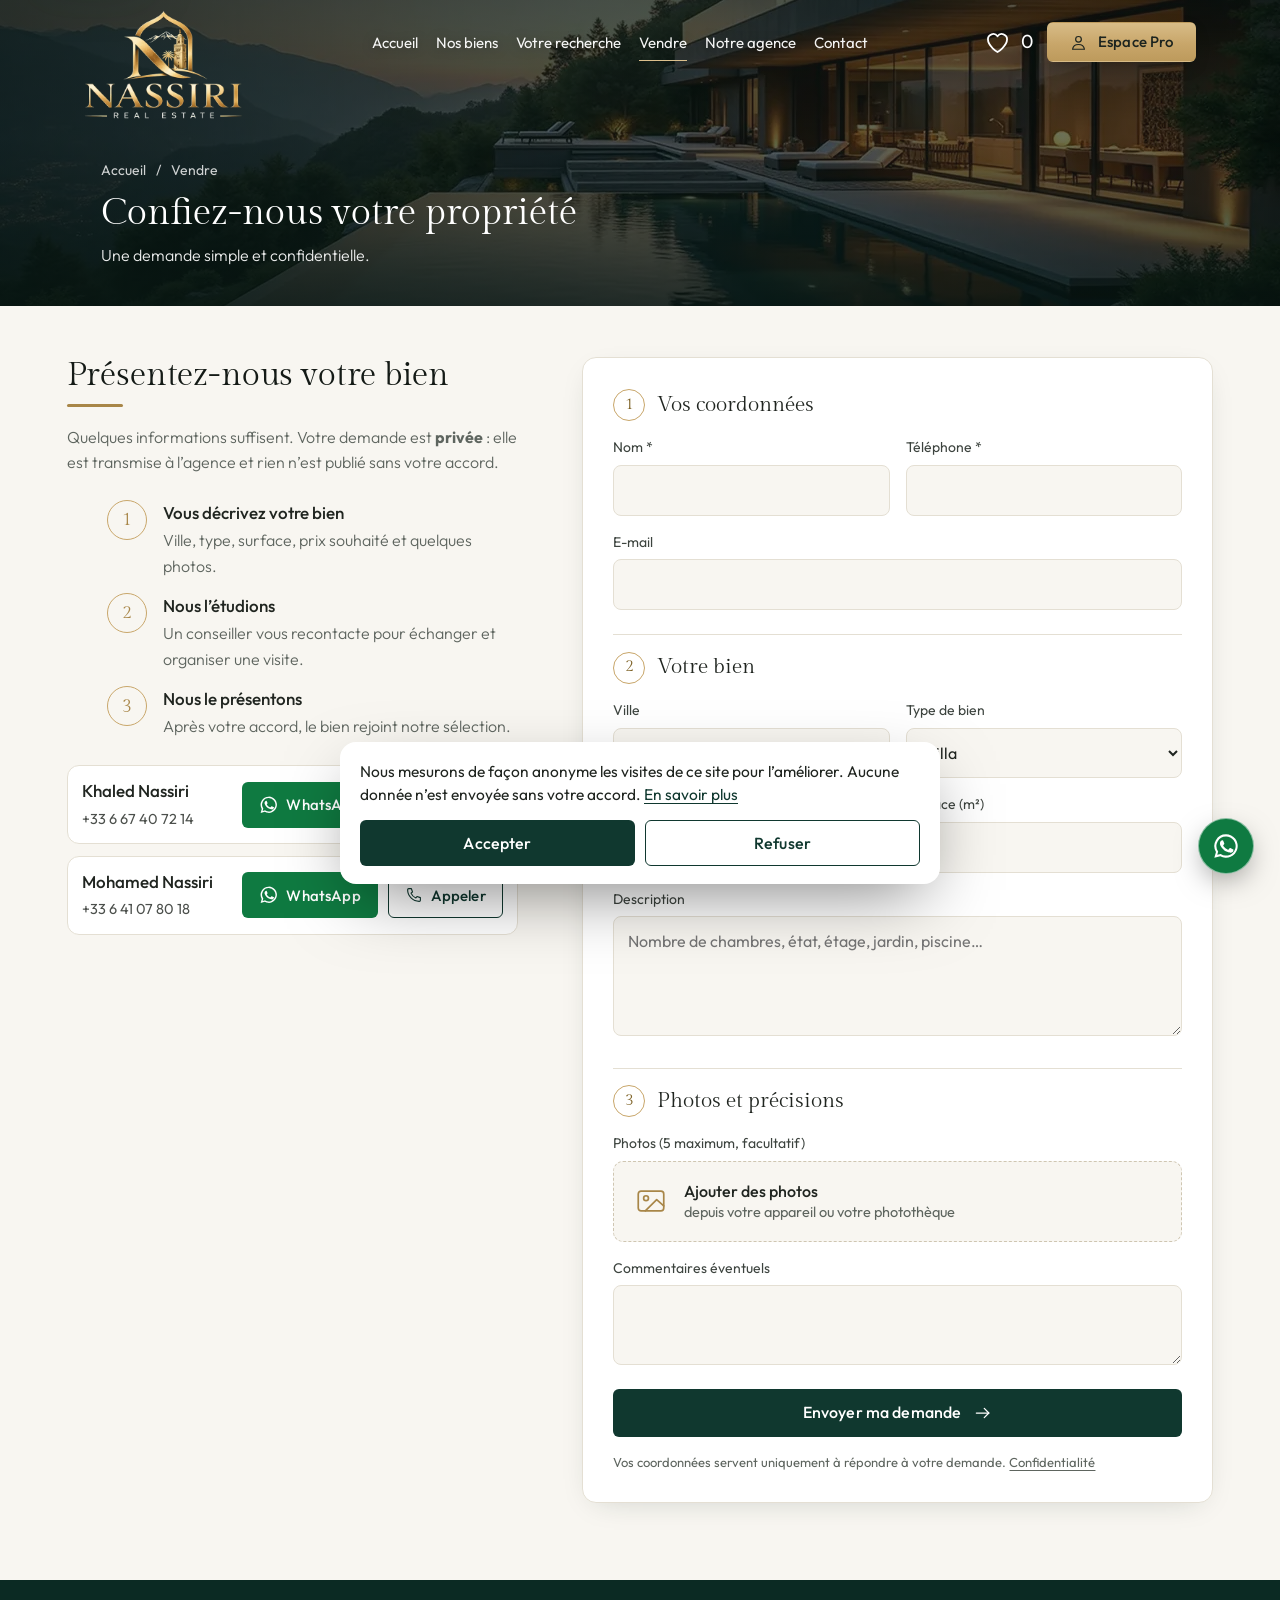
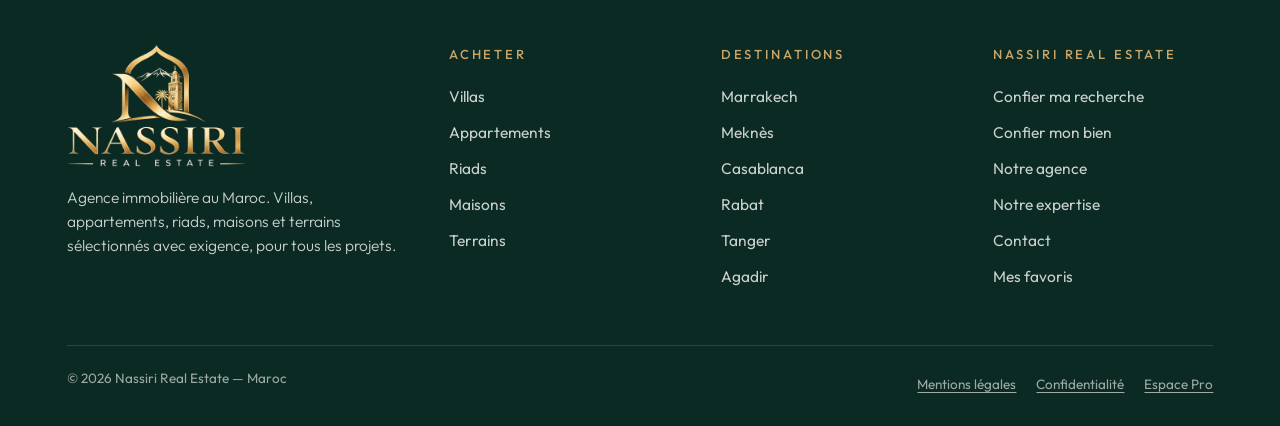
<file: vendre.html>
<!DOCTYPE html>
<html lang="fr">
<head>
<meta charset="utf-8">
<meta name="viewport" content="width=device-width, initial-scale=1, viewport-fit=cover">
<title>Vendre votre bien au Maroc — Nassiri Real Estate</title>
<meta name="description" content="Confiez votre villa, appartement, riad, maison ou terrain à Nassiri Real Estate. Demande privée, sans publication automatique.">
<meta name="theme-color" content="#10382F">
<link rel="canonical" href="vendre.html" data-canonique>
<meta property="og:url" content="vendre.html" data-canonique-og>
<meta property="og:type" content="website">
<meta property="og:locale" content="fr_MA">
<meta property="og:site_name" content="Nassiri Real Estate">
<meta property="og:title" content="Vendre votre bien au Maroc — Nassiri Real Estate">
<meta property="og:description" content="Confiez votre villa, appartement, riad, maison ou terrain à Nassiri Real Estate. Demande privée, sans publication automatique.">
<meta property="og:image" content="assets/img/hero-1280.jpg">
<link rel="icon" type="image/png" sizes="32x32" href="assets/img/logo/favicon-32.png">
<link rel="apple-touch-icon" href="assets/img/logo/favicon-180.png">
<link rel="preload" href="assets/fonts/gilda-display-latin-400-normal.woff2" as="font" type="font/woff2" crossorigin>
<link rel="preload" href="assets/fonts/outfit-latin-wght-normal.woff2" as="font" type="font/woff2" crossorigin>
<link rel="preload" as="image" type="image/webp" href="assets/img/hero-1280.webp" imagesrcset="assets/img/hero-768.webp 768w, assets/img/hero-1280.webp 1280w, assets/img/hero-1920.webp 1920w" imagesizes="100vw">
<link rel="stylesheet" href="assets/css/style.css?v=11.2.2">
</head>
<body>
<a class="evitement" href="#contenu">Aller au contenu</a>
<svg xmlns="http://www.w3.org/2000/svg" style="position:absolute;width:0;height:0;overflow:hidden" aria-hidden="true"><symbol id="i-lieu" viewBox="0 0 24 24"><path d="M12 21s-6.5-5.6-6.5-11a6.5 6.5 0 0 1 13 0c0 5.400-6.500 11-6.500 11z"/><circle cx="12" cy="10" r="2.400"/></symbol><symbol id="i-maison" viewBox="0 0 24 24"><path d="M4 11l8-7 8 7v8.500a.5.5 0 0 1-.5.5H14.500v-5.500h-5V20H4.500a.5.5 0 0 1-.5-.5z"/></symbol><symbol id="i-budget" viewBox="0 0 24 24"><path d="M12 3.500l9 4.500-9 4.500L3 8z"/><path d="M3 12l9 4.500 9-4.500"/><path d="M3 16l9 4.500 9-4.500"/></symbol><symbol id="i-surface" viewBox="0 0 24 24"><path d="M14 4h6v6"/><path d="M20 4l-6.500 6.500"/><path d="M10 20H4v-6"/><path d="M4 20l6.500-6.500"/></symbol><symbol id="i-loupe" viewBox="0 0 24 24"><circle cx="10.500" cy="10.500" r="6.500"/><path d="M15.500 15.500L21 21"/></symbol><symbol id="i-coeur" viewBox="0 0 24 24"><path d="M12 20.500S3.500 15.300 3.500 9.200A4.700 4.700 0 0 1 12 6.400a4.700 4.700 0 0 1 8.500 2.800c0 6.100-8.500 11.300-8.500 11.300z"/></symbol><symbol id="i-compte" viewBox="0 0 24 24"><circle cx="12" cy="8" r="3.600"/><path d="M4.500 20.500c.6-4 3.600-6 7.500-6s6.900 2 7.500 6z"/></symbol><symbol id="i-fleche" viewBox="0 0 24 24"><path d="M4 12h15"/><path d="M13.500 6.500L19 12l-5.500 5.500"/></symbol><symbol id="i-fleche-haut" viewBox="0 0 24 24"><path d="M7 17L17 7"/><path d="M9 7h8v8"/></symbol><symbol id="i-diamant" viewBox="0 0 24 24"><path d="M6.500 4h11L22 9.500 12 21 2 9.500z"/><path d="M2 9.500h20"/><path d="M9 4L7.500 9.500 12 21l4.500-11.500L15 4"/></symbol><symbol id="i-bouclier" viewBox="0 0 24 24"><path d="M12 2.800l7.500 2.700v6c0 4.700-3.200 8.200-7.500 9.700-4.300-1.500-7.500-5-7.500-9.700v-6z"/><path d="M8.800 12l2.300 2.300 4.300-4.600"/></symbol><symbol id="i-graphique" viewBox="0 0 24 24"><path d="M3 21h18"/><rect x="5" y="12" width="3.500" height="9"/><rect x="10.250" y="7.500" width="3.500" height="13.500"/><rect x="15.500" y="3.500" width="3.500" height="17.500"/></symbol><symbol id="i-mains" viewBox="0 0 24 24"><path d="M2 8.500l4-2.500 4 1.500 2-1 2 1 4-1.500 4 2.500-2.500 6-2-1"/><path d="M4.500 14.500l-2.500-6"/><path d="M10 7.500L7.500 11c1 1.200 2.500 1.200 3.500 0l1-1.200 5.500 5.200c.8.800-.4 2.200-1.300 1.400"/><path d="M4.500 14.500l1.800 2c.7.800 1.900-.2 1.300-1 .9 1.300 2.400 2.700 3.300 1.700.9 1 2.200 1.800 3 .9.800.9 2.100.2 1.700-1"/></symbol><symbol id="i-lit" viewBox="0 0 24 24"><path d="M3 18.500V6"/><path d="M3 15.500h18v3"/><path d="M21 15.500v-2.500a3 3 0 0 0-3-3H10v5.500"/><circle cx="6.500" cy="11.500" r="1.800"/></symbol><symbol id="i-bain" viewBox="0 0 24 24"><path d="M3 12.500h18v2a4.500 4.500 0 0 1-4.500 4.500h-9A4.500 4.500 0 0 1 3 14.500z"/><path d="M5.500 12.500V6a2.200 2.200 0 0 1 4.300-.6"/><path d="M7 19l-1 2"/><path d="M17 19l1 2"/></symbol><symbol id="i-photo" viewBox="0 0 24 24"><rect x="3" y="5" width="18" height="14" rx="2"/><circle cx="8.500" cy="10" r="1.700"/><path d="M21 15.500l-5-4.500-8 8"/></symbol><symbol id="i-menu" viewBox="0 0 24 24"><path d="M4 7h16"/><path d="M4 12h16"/><path d="M4 17h16"/></symbol><symbol id="i-fermer" viewBox="0 0 24 24"><path d="M5.500 5.500l13 13"/><path d="M18.500 5.500l-13 13"/></symbol><symbol id="i-chevron" viewBox="0 0 24 24"><path d="M6 9l6 6 6-6"/></symbol><symbol id="i-cle" viewBox="0 0 24 24"><circle cx="8" cy="14.500" r="4"/><path d="M11 11.500L20 3"/><path d="M16.500 6.500l2.500 2.500"/></symbol><symbol id="i-document" viewBox="0 0 24 24"><path d="M6 3h8.500L19 7.500V21H6z"/><path d="M14.500 3v4.500H19"/><path d="M9 12.500h6"/><path d="M9 16h6"/></symbol><symbol id="i-boussole" viewBox="0 0 24 24"><circle cx="12" cy="12" r="9"/><path d="M15.500 8.500l-2 5-5 2 2-5z"/></symbol><symbol id="i-info" viewBox="0 0 24 24"><circle cx="12" cy="12" r="9"/><path d="M12 11v5.500"/><path d="M12 7.600v.1"/></symbol><symbol id="i-horloge" viewBox="0 0 24 24"><circle cx="12" cy="12" r="9"/><path d="M12 7v5.200l3.300 2"/></symbol><symbol id="i-telephone" viewBox="0 0 24 24"><path d="M5 3.500h3.500l1.500 4.500-2 1.500a12 12 0 0 0 6.500 6.500l1.500-2 4.500 1.500V19a1.500 1.500 0 0 1-1.500 1.500C10.500 20.500 3.500 13.500 3.500 5A1.500 1.500 0 0 1 5 3.500z"/></symbol><symbol id="i-calendrier" viewBox="0 0 24 24"><rect x="3.500" y="5" width="17" height="15.500" rx="2"/><path d="M3.500 10h17"/><path d="M8 3v4"/><path d="M16 3v4"/></symbol><symbol id="i-courrier" viewBox="0 0 24 24"><rect x="3" y="5" width="18" height="14" rx="2"/><path d="M3.500 7l8.500 6.500L20.500 7"/></symbol><symbol id="i-etoile" viewBox="0 0 24 24"><path d="M12 3.500l2.600 5.400 5.900.8-4.300 4.100 1.100 5.900L12 16.900l-5.300 2.800 1.100-5.900-4.300-4.100 5.900-.8z"/></symbol><symbol id="i-corbeille" viewBox="0 0 24 24"><path d="M4 7h16"/><path d="M9 7V4.500h6V7"/><path d="M6 7l1 13h10l1-13"/><path d="M10 11v5.500"/><path d="M14 11v5.500"/></symbol><symbol id="i-crayon" viewBox="0 0 24 24"><path d="M4 20l1-4.500L16.500 4a2.100 2.100 0 0 1 3 3L8 18.500z"/><path d="M14.500 6l3 3"/></symbol><symbol id="i-plus" viewBox="0 0 24 24"><path d="M12 5v14"/><path d="M5 12h14"/></symbol><symbol id="i-oeil" viewBox="0 0 24 24"><path d="M2.500 12S6 5.500 12 5.500 21.500 12 21.500 12 18 18.500 12 18.500 2.500 12 2.500 12z"/><circle cx="12" cy="12" r="2.800"/></symbol><symbol id="i-personnes" viewBox="0 0 24 24"><circle cx="9" cy="8.500" r="3.200"/><path d="M2.500 19.500c.5-3.500 3-5.200 6.500-5.200s6 1.700 6.500 5.200z"/><path d="M16 5.600a3.200 3.200 0 0 1 0 5.800"/><path d="M18 14.800c2 .7 3.200 2.200 3.500 4.700"/></symbol><symbol id="i-tableau" viewBox="0 0 24 24"><rect x="3.500" y="3.500" width="7" height="9" rx="1.500"/><rect x="13.500" y="3.500" width="7" height="5" rx="1.500"/><rect x="13.500" y="11.500" width="7" height="9" rx="1.500"/><rect x="3.500" y="15.500" width="7" height="5" rx="1.500"/></symbol><symbol id="i-reglages" viewBox="0 0 24 24"><circle cx="12" cy="12" r="3"/><path d="M12 2.500v3M12 18.500v3M2.500 12h3M18.500 12h3M5.300 5.300l2.100 2.100M16.600 16.600l2.100 2.100M5.300 18.700l2.100-2.100M16.600 7.400l2.100-2.100"/></symbol><symbol id="i-sortie" viewBox="0 0 24 24"><path d="M14 4h4.500a1.500 1.500 0 0 1 1.500 1.500v13a1.500 1.500 0 0 1-1.500 1.500H14"/><path d="M10 8l-4 4 4 4"/><path d="M6 12h9"/></symbol><symbol id="i-cloche" viewBox="0 0 24 24"><path d="M6 16.500V11a6 6 0 0 1 12 0v5.500l1.500 2h-15z"/><path d="M10 20.500a2 2 0 0 0 4 0"/></symbol><symbol id="i-gauche" viewBox="0 0 24 24"><path d="M15 5l-7 7 7 7"/></symbol><symbol id="i-droite" viewBox="0 0 24 24"><path d="M9 5l7 7-7 7"/></symbol><symbol id="i-coche" viewBox="0 0 24 24"><path d="M4.500 12.500l5 5 10-11"/></symbol><symbol id="i-filtre" viewBox="0 0 24 24"><path d="M4 6h16"/><path d="M7 12h10"/><path d="M10 18h4"/></symbol></svg>
<header class="entete">
  <a class="entete-logo" href="index.html" aria-label="Nassiri Real Estate — Accueil">
    <picture><source type="image/webp" srcset="assets/img/logo/logo-nassiri-440.webp 440w, assets/img/logo/logo-nassiri-880.webp 880w" sizes="230px">
    <img src="assets/img/logo/logo-nassiri-440.png" width="440" height="302" alt="Nassiri Real Estate"></picture>
  </a>
  <nav class="nav" aria-label="Navigation principale"><a href="index.html">Accueil</a><a href="biens.html">Nos biens</a><a href="recherche.html">Votre recherche</a><a href="vendre.html" aria-current="page">Vendre</a><a href="index.html#agence">Notre agence</a><a href="index.html#contact">Contact</a></nav>
  <div class="entete-actions">
    <a class="lien-favoris" href="biens.html?favoris=1" data-lien-favoris aria-label="0 — mes favoris"><svg class="ico " aria-hidden="true"><use href="#i-coeur"/></svg><span data-compteur-favoris>0</span></a>
    <a class="btn btn-or btn-pro" href="espace-pro.html" aria-label="Espace Pro"><svg class="ico " aria-hidden="true"><use href="#i-compte"/></svg><span>Espace Pro</span></a>
    <button class="burger" type="button" data-menu-ouvrir aria-controls="menu-mobile" aria-expanded="false" aria-label="Ouvrir le menu"><svg class="ico " aria-hidden="true"><use href="#i-menu"/></svg></button>
  </div>
</header>
<div class="menu-mobile" id="menu-mobile" aria-hidden="true">
  <div class="menu-mobile-haut">
    <img src="assets/img/logo/logo-nassiri-440.png" width="440" height="302" alt="Nassiri Real Estate">
    <button class="burger" style="display:inline-flex" type="button" data-menu-fermer aria-label="Fermer le menu"><svg class="ico " aria-hidden="true"><use href="#i-fermer"/></svg></button>
  </div>
  <nav aria-label="Navigation mobile"><a href="index.html">Accueil<svg class="ico " aria-hidden="true"><use href="#i-fleche"/></svg></a><a href="biens.html">Nos biens<svg class="ico " aria-hidden="true"><use href="#i-fleche"/></svg></a><a href="recherche.html">Confiez-nous votre recherche<svg class="ico " aria-hidden="true"><use href="#i-fleche"/></svg></a><a href="vendre.html">Vendre mon bien<svg class="ico " aria-hidden="true"><use href="#i-fleche"/></svg></a><a href="index.html#agence">Notre agence<svg class="ico " aria-hidden="true"><use href="#i-fleche"/></svg></a><a href="index.html#contact">Contact<svg class="ico " aria-hidden="true"><use href="#i-fleche"/></svg></a><a href="biens.html?favoris=1">Mes favoris<svg class="ico " aria-hidden="true"><use href="#i-coeur"/></svg></a></nav>
  <div class="menu-mobile-actions"><a class="btn btn-or" href="recherche.html">Confier ma recherche</a><a class="btn btn-contour" href="#" data-whatsapp><svg class="ico-wa" viewBox="0 0 24 24" aria-hidden="true"><path d="M12 2a10 10 0 0 0-8.600 15.100L2 22l5.100-1.300A10 10 0 1 0 12 2zm0 1.800a8.200 8.200 0 1 1-4.200 15.200l-.3-.2-3 .8.800-2.900-.2-.3A8.200 8.200 0 0 1 12 3.800zM8.500 7.300c-.2 0-.5 0-.7.300-.3.300-1 1-1 2.300s1 2.700 1.200 2.900c.1.200 2 3.100 4.900 4.200 2.400.9 2.900.8 3.400.7.500-.1 1.700-.7 1.900-1.300.2-.7.2-1.200.2-1.300-.1-.1-.3-.2-.6-.3l-2-1c-.3-.1-.5-.1-.7.200l-.9 1.100c-.2.2-.3.2-.6.1-.3-.2-1.200-.5-2.300-1.400-.9-.800-1.400-1.700-1.600-2-.2-.3 0-.5.100-.600l.4-.5.3-.5c.1-.2 0-.4 0-.5l-.9-2.100c-.2-.5-.4-.5-.6-.5z"/></svg> WhatsApp</a></div>
</div>
<main id="contenu">
<section class="bandeau bandeau-court">
  <picture class="bandeau-photo"><source type="image/webp" srcset="assets/img/hero-768.webp 768w, assets/img/hero-1280.webp 1280w, assets/img/hero-1920.webp 1920w" sizes="100vw"><img src="assets/img/hero-1920.jpg" srcset="assets/img/hero-768.jpg 768w, assets/img/hero-1280.jpg 1280w, assets/img/hero-1920.jpg 1920w" sizes="100vw" width="1920" height="1080" alt="" fetchpriority="high"></picture>
  <div class="bandeau-texte">
    <nav class="fil" aria-label="Fil d’Ariane"><a href="index.html">Accueil</a><span aria-hidden="true">/</span><span>Vendre</span></nav>
    <h1 id="page-titre">Confiez-nous votre propriété</h1>
    <p class="bandeau-sous" id="page-sous">Une demande simple et confidentielle.</p>
  </div>
</section>
<section class="conteneur section-form">
  <div class="vendre">
    <div class="vendre-texte">
      <h2 class="titre">Présentez-nous votre bien</h2>
      <p class="chapo">Quelques informations suffisent. Votre demande est <strong>privée</strong> : elle est transmise à l’agence et rien n’est publié sans votre accord.</p>
      <ol class="etapes">
        <li><div><strong>Vous décrivez votre bien</strong><span>Ville, type, surface, prix souhaité et quelques photos.</span></div></li>
        <li><div><strong>Nous l’étudions</strong><span>Un conseiller vous recontacte pour échanger et organiser une visite.</span></div></li>
        <li><div><strong>Nous le présentons</strong><span>Après votre accord, le bien rejoint notre sélection.</span></div></li>
      </ol>
      <div class="contacts-directs contacts-clairs" data-contacts-directs></div>
    </div>
    <form class="formulaire formulaire-clair" id="form-confier" novalidate>
      <input class="piege" type="text" name="site" tabindex="-1" autocomplete="off" aria-hidden="true">
      <h3 class="plein etape-titre"><span>1</span>Vos coordonnées</h3>
      <div class=""><label for="v-nom">Nom *</label><input id="v-nom" name="nom" autocomplete="name" required></div>
      <div class=""><label for="v-tel">Téléphone *</label><input id="v-tel" name="telephone" type="tel" autocomplete="tel" inputmode="tel"></div>
      <div class="plein"><label for="v-mail">E-mail</label><input id="v-mail" name="email" type="email" autocomplete="email"></div>
      <h3 class="plein etape-titre"><span>2</span>Votre bien</h3>
      <div class=""><label for="v-ville">Ville</label><input id="v-ville" name="ville" list="villes" placeholder="Marrakech, Meknès…"><datalist id="villes"><option value="Marrakech"><option value="Meknès"><option value="Casablanca"><option value="Rabat"><option value="Tanger"><option value="Agadir"></datalist></div>
      <div class=""><label for="v-type">Type de bien</label><select id="v-type" name="type"><option>Villa</option><option>Appartement</option><option>Riad</option><option>Maison</option><option>Terrain</option></select></div>
      <div class=""><label for="v-prix">Prix souhaité (DH)</label><input id="v-prix" name="prix_souhaite" inputmode="numeric" placeholder="ex. 2 500 000"></div>
      <div class=""><label for="v-surface">Surface (m²)</label><input id="v-surface" name="surface" inputmode="numeric"></div>
      <div class="plein"><label for="v-desc">Description</label><textarea id="v-desc" name="description" placeholder="Nombre de chambres, état, étage, jardin, piscine…"></textarea></div>
      <h3 class="plein etape-titre"><span>3</span>Photos et précisions</h3>
      <div class="plein">
        <label for="v-photos">Photos (5 maximum, facultatif)</label>
        <label class="depot" for="v-photos"><svg class="ico " aria-hidden="true"><use href="#i-photo"/></svg><span><strong>Ajouter des photos</strong><br>depuis votre appareil ou votre photothèque</span></label>
        <input class="sr" id="v-photos" type="file" accept="image/*" multiple>
        <div class="vignettes" id="v-apercus"></div>
      </div>
      <div class="plein"><label for="v-com">Commentaires éventuels</label><textarea id="v-com" name="commentaires" style="min-height:80px"></textarea></div>
      <div class="plein"><button class="btn btn-vert" type="submit">Envoyer ma demande <svg class="ico ico-fleche" aria-hidden="true"><use href="#i-fleche"/></svg></button></div>
      <p class="plein retour" data-retour role="status" hidden></p>
      <small class="plein note-donnees">Vos coordonnées servent uniquement à répondre à votre demande. <a href="confidentialite.html">Confidentialité</a></small>
    </form>
  </div>
</section>
</main>
<footer class="pied">
  <div class="conteneur">
    <div class="pied-grille">
      <div>
        <picture><source type="image/webp" srcset="assets/img/logo/logo-nassiri-440.webp 440w, assets/img/logo/logo-nassiri-880.webp 880w" sizes="250px">
        <img class="pied-logo" src="assets/img/logo/logo-nassiri-440.png" width="440" height="302" loading="lazy" alt="Nassiri Real Estate"></picture>
        <p>Agence immobilière au Maroc. Villas, appartements, riads, maisons et terrains sélectionnés avec exigence, pour tous les projets.</p>
      </div>
      <div><h3>Acheter</h3><ul>
        <li><a href="biens.html?type=Villa">Villas</a></li><li><a href="biens.html?type=Appartement">Appartements</a></li>
        <li><a href="biens.html?type=Riad">Riads</a></li><li><a href="biens.html?type=Maison">Maisons</a></li><li><a href="biens.html?type=Terrain">Terrains</a></li></ul></div>
      <div><h3>Destinations</h3><ul>
        <li><a href="biens.html?ville=Marrakech">Marrakech</a></li><li><a href="biens.html?ville=Meknès">Meknès</a></li><li><a href="biens.html?ville=Casablanca">Casablanca</a></li>
        <li><a href="biens.html?ville=Rabat">Rabat</a></li><li><a href="biens.html?ville=Tanger">Tanger</a></li><li><a href="biens.html?ville=Agadir">Agadir</a></li></ul></div>
      <div><h3>Nassiri Real Estate</h3><ul>
        <li><a href="recherche.html">Confier ma recherche</a></li><li><a href="vendre.html">Confier mon bien</a></li><li><a href="index.html#agence">Notre agence</a></li>
        <li><a href="index.html#expertise">Notre expertise</a></li><li><a href="index.html#contact">Contact</a></li>
        <li><a href="biens.html?favoris=1">Mes favoris</a></li></ul></div>
    </div>
    <div class="pied-bas"><span>© <span data-annee>2026</span> Nassiri Real Estate — Maroc</span>
    <span data-demo>Mode démonstration : annonces fictives et visuels d’illustration, non commercialisés.</span>
    <span class="pied-liens"><a href="mentions-legales.html">Mentions légales</a><a href="confidentialite.html">Confidentialité</a><a href="espace-pro.html">Espace Pro</a></span></div>
  </div>
</footer>
<a class="whatsapp" href="#" data-whatsapp aria-label="Nous écrire sur WhatsApp"><svg viewBox="0 0 24 24" aria-hidden="true"><path d="M12 2a10 10 0 0 0-8.600 15.100L2 22l5.100-1.300A10 10 0 1 0 12 2zm0 1.800a8.200 8.200 0 1 1-4.200 15.200l-.3-.2-3 .8.800-2.900-.2-.3A8.200 8.200 0 0 1 12 3.800zM8.500 7.300c-.2 0-.5 0-.7.300-.3.300-1 1-1 2.300s1 2.700 1.200 2.900c.1.200 2 3.100 4.900 4.200 2.400.9 2.900.8 3.400.7.500-.1 1.700-.7 1.900-1.300.2-.7.2-1.200.2-1.300-.1-.1-.3-.2-.6-.3l-2-1c-.3-.1-.5-.1-.7.200l-.9 1.100c-.2.2-.3.2-.6.1-.3-.2-1.200-.5-2.300-1.400-.9-.800-1.400-1.700-1.600-2-.2-.3 0-.5.100-.600l.4-.5.3-.5c.1-.2 0-.4 0-.5l-.9-2.100c-.2-.5-.4-.5-.6-.5z"/></svg></a>
<script src="assets/js/config.js?v=11.2.9" defer></script>
<script src="assets/js/api.js?v=11.2.9" defer></script>
<script src="assets/js/app.js?v=11.2.9" defer></script>
<script src="assets/js/vendre.js" defer></script>
</body>
</html>
</file>
<file: assets/css/style.css>
/* ==========================================================================
   NASSIRI REAL ESTATE — Feuille de style (étape 1 : accueil + catalogue)
   Palette : vert profond #10382F · ivoire #F8F6F1 · champagne #C8A66A
             blanc #FFFFFF · anthracite #202520
   ========================================================================== */

@font-face {
  font-family: "Gilda Display"; font-style: normal; font-weight: 400; font-display: swap;
  src: url("../fonts/gilda-display-latin-400-normal.woff2") format("woff2");
}
@font-face {
  font-family: "Outfit"; font-style: normal; font-weight: 100 900; font-display: swap;
  src: url("../fonts/outfit-latin-wght-normal.woff2") format("woff2");
}

:root {
  --vert: #10382F;
  --vert-nuit: #0B2A23;
  --ivoire: #F8F6F1;
  --ivoire-2: #F1EEE6;
  --champagne: #C8A66A;
  --champagne-clair: #DCC08C;
  --champagne-fonce: #A88648;
  --blanc: #FFFFFF;
  --anthracite: #202520;
  --gris: #5E655F;
  --trait: #E4DFD3;

  --serif: "Gilda Display", "Cormorant Garamond", Georgia, "Times New Roman", serif;
  --sans: "Outfit", -apple-system, BlinkMacSystemFont, "Segoe UI", Helvetica, Arial, sans-serif;

  --marge: clamp(20px, 5.2vw, 96px);          /* marges latérales des sections */
  --marge-entete: clamp(20px, 6.6vw, 120px);  /* en-tête et texte du hero, comme la maquette */
  --rayon: 14px;
  --ombre: 0 18px 50px -18px rgba(16, 40, 33, .28);
  --ombre-douce: 0 8px 30px -14px rgba(16, 40, 33, .22);
}

*, *::before, *::after { box-sizing: border-box; }
html { -webkit-text-size-adjust: 100%; scroll-behavior: smooth; scroll-padding-top: 24px; }
body {
  margin: 0; font-family: var(--sans); font-weight: 400; font-size: 17px; line-height: 1.55;
  color: var(--anthracite); background: var(--ivoire); overflow-x: hidden;
  -webkit-font-smoothing: antialiased; -moz-osx-font-smoothing: grayscale;
}
html.menu-ouvert, html.menu-ouvert body { overflow: hidden; }
img, picture, svg { display: block; max-width: 100%; }
a { color: inherit; text-decoration: none; }
button, input, select, textarea { font: inherit; color: inherit; }
button { cursor: pointer; background: none; border: 0; padding: 0; }
h1, h2, h3, p, ul { margin: 0; }
ul { padding: 0; list-style: none; }
:focus-visible { outline: 2px solid var(--champagne); outline-offset: 3px; border-radius: 4px; }
.ico { width: 1.25em; height: 1.25em; flex: none; fill: none; stroke: currentColor; stroke-width: 1.5; stroke-linecap: round; stroke-linejoin: round; }
.sr { position: absolute; width: 1px; height: 1px; overflow: hidden; clip-path: inset(50%); white-space: nowrap; }
.conteneur { padding-inline: var(--marge); max-width: 1920px; margin-inline: auto; }

/* ---------- Boutons ---------- */
.btn {
  display: inline-flex; align-items: center; justify-content: center; gap: .7em;
  min-height: 48px; padding: 0 2em; border-radius: 6px; font-weight: 500; font-size: 1rem; letter-spacing: .01em;
  border: 1px solid transparent; transition: transform .25s ease, box-shadow .25s ease, background-color .25s ease, color .25s ease, border-color .25s ease;
  white-space: nowrap;
}
.btn .ico { transition: transform .25s ease; }
.btn:hover .ico-fleche { transform: translateX(4px); }
.btn-or { background: linear-gradient(180deg, #D8BC87 0%, #C8A66A 55%, #BD9A5C 100%); color: #1C241F; box-shadow: 0 6px 20px -8px rgba(0, 0, 0, .45); }
.btn-or:hover { transform: translateY(-1px); box-shadow: 0 10px 26px -8px rgba(0, 0, 0, .5); }
.btn-contour { border-color: rgba(255, 255, 255, .85); color: #fff; background: rgba(10, 25, 20, .12); }
.btn-contour:hover { background: #fff; color: var(--vert); }
.btn-vert { background: var(--vert); color: #fff; }
.btn-vert:hover { background: var(--vert-nuit); }
.btn-ligne { border-color: var(--vert); color: var(--vert); }
.btn-ligne:hover { background: var(--vert); color: #fff; }

/* ==========================================================================
   EN-TÊTE (superposé à la photographie)
   ========================================================================== */
.entete {
  position: absolute; inset: 0 0 auto 0; z-index: 30; color: #fff;
  display: flex; align-items: flex-start; justify-content: space-between; gap: 24px;
  padding: 6px var(--marge-entete) 0;
}
.entete-logo { display: block; flex: none; width: clamp(150px, 15.4vw, 262px); margin-top: 0; }
.entete-logo img { width: 100%; height: auto; }
.nav { display: flex; gap: clamp(22px, 2.75vw, 50px); margin-top: clamp(14px, 1.5vw, 28px); margin-left: 1.6vw; }
.nav a { position: relative; padding: 6px 0 7px; font-size: clamp(15px, 1.02vw, 18px); font-weight: 400; color: rgba(255, 255, 255, .95); text-shadow: 0 1px 12px rgba(0, 0, 0, .35); }
.nav a::after { content: ""; position: absolute; left: 0; right: 0; bottom: 0; height: 1.5px; background: var(--champagne-clair); transform: scaleX(0); transform-origin: left; transition: transform .3s ease; }
.nav a:hover::after, .nav a[aria-current="page"]::after { transform: scaleX(1); }
.entete-actions { display: flex; align-items: center; gap: clamp(14px, 2.1vw, 36px); margin-top: clamp(10px, 1.1vw, 20px); }
.lien-favoris { display: inline-flex; align-items: center; gap: 10px; min-height: 44px; min-width: 44px; justify-content: center; font-size: 19px; }
.lien-favoris .ico { width: 27px; height: 27px; stroke-width: 1.6; }
.lien-favoris.a-des-favoris .ico { fill: var(--champagne); stroke: var(--champagne); }
.btn-pro { min-height: 40px; padding: 0 1.4em; font-size: 15px; }
.btn-pro .ico { width: 19px; height: 19px; }
.burger { display: none; width: 46px; height: 46px; align-items: center; justify-content: center; border: 1px solid rgba(255, 255, 255, .55); border-radius: 6px; color: #fff; }
.burger .ico { width: 24px; height: 24px; }

/* Menu tactile (iPad portrait, iPhone) */
.menu-mobile {
  position: fixed; inset: 0; z-index: 60; background: var(--vert); color: #fff;
  display: flex; flex-direction: column; padding: 18px var(--marge) 32px;
  opacity: 0; visibility: hidden; transform: translateY(-10px); transition: opacity .3s ease, transform .3s ease, visibility .3s;
  overflow-y: auto;
}
.menu-mobile.est-ouvert { opacity: 1; visibility: visible; transform: none; }
.menu-mobile-haut { display: flex; align-items: center; justify-content: space-between; }
.menu-mobile-haut img { width: 170px; height: auto; }
.menu-mobile nav { display: flex; flex-direction: column; margin-top: 4vh; }
.menu-mobile nav a { font-family: var(--serif); font-size: clamp(26px, 5vw, 38px); padding: 13px 0; border-bottom: 1px solid rgba(255, 255, 255, .12); display: flex; justify-content: space-between; align-items: center; }
.menu-mobile nav a .ico { color: var(--champagne); }
.menu-mobile .btn { margin-top: 28px; align-self: flex-start; }

/* ==========================================================================
   HERO
   ========================================================================== */
.hero { position: relative; color: #fff; height: clamp(540px, 57.5vh, 760px); min-height: 540px; background: var(--vert-nuit); }
.hero-photo, .hero-photo img { position: absolute; inset: 0; width: 100%; height: 100%; }
.hero-photo img { object-fit: cover; object-position: 62% 50%; }
.hero::after {
  content: ""; position: absolute; inset: 0; pointer-events: none;
  background:
    linear-gradient(180deg, rgba(8, 20, 17, .50) 0%, rgba(8, 20, 17, 0) 26%),
    linear-gradient(90deg, rgba(8, 22, 18, .66) 0%, rgba(8, 22, 18, .40) 34%, rgba(8, 22, 18, .06) 62%, rgba(8, 22, 18, 0) 100%);
}
.hero-contenu { position: absolute; z-index: 2; left: calc(var(--marge-entete) + 1.3vw); right: var(--marge); top: clamp(132px, 15.9vh, 190px); max-width: 720px; }
.surtitre { font-size: clamp(10px, .68vw, 12.5px); letter-spacing: .52em; text-transform: uppercase; font-weight: 400; color: rgba(255, 255, 255, .92); }
.hero h1 { font-family: var(--serif); font-weight: 400; font-size: clamp(36px, 3.15vw, 62px); line-height: .99; letter-spacing: -.005em; margin-top: clamp(12px, 1.15vw, 22px); text-shadow: 0 2px 24px rgba(0, 0, 0, .25); }
.hero-sous-titre { margin-top: clamp(12px, 1.1vw, 20px); font-size: clamp(16px, 1.14vw, 21px); font-weight: 300; line-height: 1.38; max-width: 25.5em; color: rgba(255, 255, 255, .96); }
.hero-boutons { display: flex; flex-wrap: wrap; gap: clamp(12px, 1.7vw, 30px); margin-top: clamp(18px, 1.5vw, 28px); }
.hero-boutons .btn { min-height: clamp(46px, 2.75vw, 54px); font-size: clamp(16px, 1.02vw, 18px); padding: 0 2.05em; }

/* ---------- Moteur de recherche superposé ---------- */
.recherche-zone { position: relative; z-index: 5; margin-top: clamp(-66px, -3.6vw, -52px); padding-inline: clamp(20px, 10.7vw, 210px); }
.recherche {
  display: grid; grid-template-columns: repeat(4, minmax(0, 1fr)) auto; align-items: center;
  background: #fff; border-radius: 14px; box-shadow: var(--ombre); padding: clamp(8px, .75vw, 14px) clamp(14px, 1.1vw, 20px) clamp(8px, .75vw, 14px) clamp(8px, .6vw, 14px);
  min-height: clamp(72px, 4.9vw, 92px); color: var(--anthracite);
}
.champ { position: relative; display: flex; align-items: center; gap: clamp(10px, 1.1vw, 20px); padding: 4px clamp(10px, 1.4vw, 26px); min-height: 52px; border-right: 1px solid var(--trait); }
.champ > .ico { width: clamp(22px, 1.7vw, 30px); height: clamp(22px, 1.7vw, 30px); color: var(--vert); stroke-width: 1.35; }
.champ-texte { display: flex; flex-direction: column; min-width: 0; flex: 1; }
.champ label { font-size: clamp(12.5px, .84vw, 14.5px); color: var(--anthracite); line-height: 1.3; }
.champ select {
  appearance: none; -webkit-appearance: none; border: 0; background: transparent; padding: 2px 22px 2px 0; margin: 0;
  font-size: clamp(15px, 1.02vw, 17.5px); font-weight: 400; color: var(--anthracite); width: 100%; min-height: 28px; cursor: pointer; text-overflow: ellipsis;
  background-image: url("data:image/svg+xml,%3Csvg xmlns='http://www.w3.org/2000/svg' width='12' height='8' fill='none' stroke='%23202520' stroke-width='1.6' stroke-linecap='round' stroke-linejoin='round'%3E%3Cpath d='M1 1.5l5 5 5-5'/%3E%3C/svg%3E");
  background-repeat: no-repeat; background-position: right 2px center;
}
.champ select:focus-visible { outline-offset: 6px; }
.recherche .btn { margin-left: clamp(12px, 1.3vw, 24px); min-height: clamp(48px, 2.9vw, 56px); padding: 0 clamp(22px, 2.9vw, 52px); font-size: clamp(16px, 1.02vw, 18px); }

/* ---------- Réassurance ---------- */
.reassurance { background: var(--ivoire); padding: clamp(20px, 1.75vw, 34px) var(--marge) clamp(22px, 1.9vw, 36px); }
.reassurance ul { display: grid; grid-template-columns: repeat(4, auto); justify-content: space-between; max-width: 1560px; margin-inline: auto; padding-inline: clamp(0px, 2.4vw, 44px); }
.reassurance li { display: flex; align-items: center; gap: clamp(12px, 1.4vw, 26px); padding-right: clamp(10px, 2vw, 44px); }
.reassurance li + li { border-left: 1px solid var(--trait); padding-left: clamp(12px, 2.6vw, 56px); }
.reassurance li:last-child { padding-right: 0; }
.reassurance .ico { width: clamp(32px, 2.5vw, 44px); height: clamp(32px, 2.5vw, 44px); color: var(--champagne-fonce); stroke-width: 1.15; }
.reassurance strong { display: block; font-weight: 500; font-size: clamp(15px, 1.03vw, 18px); line-height: 1.3; }
.reassurance strong, .reassurance span { white-space: nowrap; }
.reassurance span { display: block; font-size: clamp(12.5px, .84vw, 15px); color: #2c322d; font-weight: 300; }

/* ==========================================================================
   SECTIONS
   ========================================================================== */
.section { padding-block: clamp(56px, 6vw, 110px); }
.section-blanche { background: #FCFBF8; }
.section-titre { display: flex; align-items: flex-end; justify-content: space-between; gap: 24px; flex-wrap: wrap; margin-bottom: clamp(22px, 1.6vw, 30px); }
.titre { font-family: var(--serif); font-weight: 400; font-size: clamp(30px, 2.55vw, 48px); line-height: 1.12; color: #141a16; letter-spacing: -.005em; }
.titre::after { content: ""; display: block; width: clamp(56px, 4.3vw, 78px); height: 3px; background: var(--champagne-fonce); margin-top: clamp(10px, .8vw, 16px); border-radius: 2px; }
.titre-centre { text-align: center; } .titre-centre::after { margin-inline: auto; }
.titre-clair { color: #fff; }
.chapo { max-width: 46em; color: var(--gris); font-weight: 300; font-size: clamp(16px, 1.1vw, 19px); margin-top: 18px; }
.lien-fleche { display: inline-flex; align-items: center; gap: 12px; font-size: clamp(15.5px, 1.02vw, 18px); min-height: 44px; color: #141a16; margin-bottom: 6px; }
.lien-fleche .ico { color: var(--champagne-fonce); transition: transform .25s ease; }
.lien-fleche:hover .ico { transform: translateX(5px); }
.section-selection { padding-top: clamp(30px, 2.2vw, 44px); }
.note-demo { font-size: 13.5px; color: var(--gris); margin-top: 22px; display: flex; gap: 8px; align-items: center; }
.note-demo .ico { width: 16px; height: 16px; color: var(--champagne-fonce); }

/* ---------- Cartes immobilières ---------- */
.grille { display: grid; grid-template-columns: repeat(3, minmax(0, 1fr)); gap: clamp(18px, 1.6vw, 30px); }
.carte { background: #fff; border-radius: var(--rayon); overflow: hidden; box-shadow: 0 1px 0 var(--trait), var(--ombre-douce); display: flex; flex-direction: column; transition: transform .35s ease, box-shadow .35s ease; }
.carte:hover { transform: translateY(-4px); box-shadow: 0 1px 0 var(--trait), var(--ombre); }
.carte-visuel { position: relative; aspect-ratio: 3 / 2; overflow: hidden; background: var(--ivoire-2); }
.carte-visuel picture, .carte-visuel img { width: 100%; height: 100%; }
.carte-visuel img { object-fit: cover; transition: transform .9s cubic-bezier(.2, .6, .2, 1); }
.carte:hover .carte-visuel img { transform: scale(1.045); }
.carte-visuel img.est-remplace { object-fit: cover; transform: none !important; }
.visuel-absent { width: 100%; height: 100%; display: flex; flex-direction: column; align-items: center; justify-content: center; gap: 10px; color: var(--champagne-fonce); font-size: 14px; letter-spacing: .08em; text-transform: uppercase;
  background: repeating-linear-gradient(135deg, #F3EFE6 0 14px, #EFEADF 14px 28px); }
.visuel-absent .ico { width: 44px; height: 44px; stroke-width: 1.1; }
.carte-badges { position: absolute; top: clamp(14px, 1.3vw, 22px); left: clamp(14px, 1.4vw, 24px); display: flex; gap: 8px; flex-wrap: wrap; }
.badge { display: inline-flex; align-items: center; min-height: 30px; padding: 0 16px; border-radius: 999px; font-size: 14.5px; line-height: 1; }
.badge-type { background: var(--ivoire); color: var(--anthracite); }
.badge-or { background: var(--champagne); color: #1C241F; font-weight: 500; }
.badge-offre { background: var(--vert); color: #fff; }
.badge-vendu { background: var(--anthracite); color: #fff; }
.coeur { position: absolute; top: clamp(6px, .6vw, 12px); right: clamp(8px, .9vw, 14px); width: 48px; height: 48px; display: grid; place-items: center; color: #fff; filter: drop-shadow(0 1px 6px rgba(0, 0, 0, .45)); transition: transform .2s ease; }
.coeur .ico { width: 28px; height: 28px; stroke-width: 1.7; transition: fill .2s ease, stroke .2s ease; }
.coeur:hover { transform: scale(1.1); }
.coeur.est-actif .ico { fill: var(--champagne); stroke: var(--champagne); }
.coeur.est-actif { animation: battement .35s ease; }
@keyframes battement { 40% { transform: scale(1.28); } }
.mention-demo { position: absolute; left: 10px; bottom: 10px; font-size: 11px; letter-spacing: .04em; color: #fff; background: rgba(16, 30, 26, .55); padding: 3px 9px; border-radius: 999px; backdrop-filter: blur(4px); -webkit-backdrop-filter: blur(4px); }
.carte-corps { padding: clamp(18px, 1.5vw, 26px) clamp(18px, 1.6vw, 28px) clamp(16px, 1.3vw, 22px); display: flex; flex-direction: column; flex: 1; }
.carte-lieu { font-size: 12.5px; letter-spacing: .2em; text-transform: uppercase; color: var(--champagne-fonce); font-weight: 500; }
.carte-titre { font-family: var(--serif); font-weight: 400; font-size: clamp(20px, 1.5vw, 25px); line-height: 1.2; margin-top: 8px; color: #141a16; }
.carte-carac { display: flex; flex-wrap: wrap; gap: 6px 22px; margin-top: 14px; color: #3d443f; font-size: 15.5px; }
.carte-carac li { display: inline-flex; align-items: center; gap: 8px; }
.carte-carac .ico { color: var(--vert); width: 20px; height: 20px; }
.carte-pied { display: flex; align-items: center; justify-content: space-between; gap: 12px; flex-wrap: wrap; margin-top: auto; padding-top: 16px; border-top: 1px solid var(--trait); }
.carte-carac + .carte-pied { margin-top: 18px; }
.carte-corps .carte-pied { margin-top: auto; }
.carte-carac { margin-bottom: 18px; }
.carte-prix { font-family: var(--serif); font-size: clamp(21px, 1.55vw, 26px); color: var(--vert); white-space: nowrap; }
.carte-lien { display: inline-flex; align-items: center; gap: 8px; min-height: 44px; font-weight: 500; font-size: 15.5px; color: var(--vert); }
.carte-lien .ico { color: var(--champagne-fonce); transition: transform .25s ease; }
.carte-lien:hover .ico { transform: translateX(4px); }
.carte-ref { font-size: 12px; color: #8b918c; margin-top: 2px; }

/* ---------- Pourquoi / Expertise ---------- */
.atouts { display: grid; grid-template-columns: repeat(4, minmax(0, 1fr)); gap: clamp(18px, 2vw, 36px); margin-top: clamp(30px, 3vw, 52px); }
.atout { border-top: 1px solid var(--trait); padding-top: 24px; }
.atout .numero { font-family: var(--serif); font-size: 15px; color: var(--champagne-fonce); letter-spacing: .12em; }
.atout h3 { font-family: var(--serif); font-weight: 400; font-size: clamp(21px, 1.6vw, 26px); margin: 10px 0 10px; line-height: 1.2; }
.atout p { color: var(--gris); font-weight: 300; font-size: 16px; }

.section-verte { background: var(--vert); color: #fff; position: relative; overflow: hidden; }
.section-verte::before { content: ""; position: absolute; inset: 0; opacity: .05; pointer-events: none;
  background-image: url("data:image/svg+xml,%3Csvg xmlns='http://www.w3.org/2000/svg' width='80' height='80' fill='none' stroke='%23fff' stroke-width='1'%3E%3Cpath d='M40 4l10.5 25.5L76 40 50.5 50.5 40 76 29.5 50.5 4 40l25.500-10.500z'/%3E%3Crect x='20' y='20' width='40' height='40' transform='rotate(45 40 40)'/%3E%3C/svg%3E"); background-size: 80px; }
.section-verte > * { position: relative; }
.expertise { display: grid; grid-template-columns: minmax(0, 5fr) minmax(0, 7fr); gap: clamp(30px, 5vw, 96px); align-items: start; }
.expertise .chapo { color: rgba(255, 255, 255, .78); }
.expertise-liste { display: grid; grid-template-columns: repeat(2, minmax(0, 1fr)); gap: 1px; background: rgba(255, 255, 255, .14); border: 1px solid rgba(255, 255, 255, .14); border-radius: var(--rayon); overflow: hidden; }
.expertise-liste li { background: var(--vert); padding: clamp(22px, 2vw, 34px); }
.expertise-liste .ico { width: 34px; height: 34px; color: var(--champagne); stroke-width: 1.15; }
.expertise-liste h3 { font-family: var(--serif); font-weight: 400; font-size: clamp(20px, 1.5vw, 24px); margin: 14px 0 8px; }
.expertise-liste p { color: rgba(255, 255, 255, .74); font-weight: 300; font-size: 15.5px; }

/* ---------- Destinations ---------- */
.destinations { display: grid; grid-template-columns: 1.35fr 1fr 1fr; grid-auto-rows: clamp(150px, 12.5vw, 220px); gap: clamp(14px, 1.3vw, 24px); }
.destination { position: relative; border-radius: var(--rayon); overflow: hidden; padding: clamp(20px, 1.8vw, 32px); display: flex; flex-direction: column; justify-content: flex-end; background: #fff; border: 1px solid var(--trait); min-height: 150px; transition: transform .3s ease, box-shadow .3s ease, border-color .3s ease; }
.destination:hover { transform: translateY(-3px); box-shadow: var(--ombre-douce); border-color: var(--champagne); }
.destination h3 { font-family: var(--serif); font-weight: 400; font-size: clamp(24px, 2vw, 34px); line-height: 1.1; }
.destination p { font-size: 14px; letter-spacing: .16em; text-transform: uppercase; color: var(--champagne-fonce); margin-top: 6px; }
.destination .ico { position: absolute; top: clamp(18px, 1.6vw, 28px); right: clamp(18px, 1.6vw, 28px); color: var(--champagne-fonce); width: 24px; height: 24px; transition: transform .3s ease; }
.destination:hover .ico { transform: translate(3px, -3px); }
.destination-phare { grid-row: span 2; background: var(--vert); border-color: var(--vert); color: #fff; }
.destination-phare::before { content: ""; position: absolute; inset: 0; opacity: .07;
  background-image: url("data:image/svg+xml,%3Csvg xmlns='http://www.w3.org/2000/svg' width='80' height='80' fill='none' stroke='%23fff' stroke-width='1'%3E%3Cpath d='M40 4l10.5 25.5L76 40 50.5 50.5 40 76 29.5 50.5 4 40l25.500-10.500z'/%3E%3Crect x='20' y='20' width='40' height='40' transform='rotate(45 40 40)'/%3E%3C/svg%3E"); background-size: 80px; }
.destination-phare > * { position: relative; }
.destination-phare h3 { font-size: clamp(34px, 3.2vw, 56px); }
.destination-phare p, .destination-phare .ico { color: var(--champagne-clair); }
.destination-phare .destination-texte { color: rgba(255, 255, 255, .78); font-size: 16px; letter-spacing: 0; text-transform: none; font-weight: 300; max-width: 26em; margin-top: 12px; }

/* ---------- Confier / Agence ---------- */
.duo { display: grid; grid-template-columns: repeat(2, minmax(0, 1fr)); gap: clamp(28px, 5vw, 96px); align-items: center; }
.duo-visuel { position: relative; border-radius: var(--rayon); overflow: hidden; aspect-ratio: 4 / 3; background: var(--ivoire-2); box-shadow: var(--ombre); }
.duo-visuel picture, .duo-visuel img { width: 100%; height: 100%; }
.duo-visuel img { object-fit: cover; }
.duo-inverse .duo-visuel { order: 2; }
.etapes { margin-top: 26px; display: grid; gap: 14px; counter-reset: etape; }
.etapes li { display: grid; grid-template-columns: 40px 1fr; gap: 16px; align-items: start; counter-increment: etape; }
.etapes li::before { content: counter(etape); font-family: var(--serif); font-size: 18px; width: 40px; height: 40px; border-radius: 50%; border: 1px solid var(--champagne); color: var(--champagne-fonce); display: grid; place-items: center; }
.etapes strong { font-weight: 500; display: block; }
.etapes span { color: var(--gris); font-weight: 300; font-size: 16px; }
.duo .btn { margin-top: 30px; }
.valeurs { display: flex; flex-wrap: wrap; gap: 10px; margin-top: 26px; }
.valeurs li { border: 1px solid var(--trait); background: #fff; border-radius: 999px; padding: 8px 18px; font-size: 15px; }

/* ---------- Contact ---------- */
.contact { display: grid; grid-template-columns: minmax(0, 5fr) minmax(0, 6fr); gap: clamp(28px, 5vw, 96px); align-items: start; }
.contact-infos { margin-top: 28px; display: grid; gap: 14px; }
.contact-infos li { display: flex; gap: 14px; align-items: center; color: rgba(255, 255, 255, .88); }
.contact-infos .ico { color: var(--champagne); width: 24px; height: 24px; }
.formulaire { background: #fff; color: var(--anthracite); border-radius: var(--rayon); padding: clamp(22px, 2.4vw, 40px); display: grid; grid-template-columns: 1fr 1fr; gap: 16px; box-shadow: var(--ombre); }
.formulaire .plein { grid-column: 1 / -1; }
.formulaire label { display: block; font-size: 14px; margin-bottom: 6px; color: #3d443f; }
.formulaire input, .formulaire select, .formulaire textarea { width: 100%; min-height: 50px; border: 1px solid var(--trait); border-radius: 8px; padding: 12px 14px; background: var(--ivoire); font-size: 16px; transition: border-color .2s ease, background-color .2s ease; }
.formulaire textarea { min-height: 120px; resize: vertical; }
.formulaire input:focus, .formulaire select:focus, .formulaire textarea:focus { outline: none; border-color: var(--champagne-fonce); background: #fff; }
.formulaire .btn { width: 100%; }
.formulaire small { color: var(--gris); font-size: 13px; }

/* ---------- Pied de page ---------- */
.pied { background: var(--vert-nuit); color: rgba(255, 255, 255, .78); padding: clamp(48px, 5vw, 84px) 0 26px; font-size: 15.5px; }
.pied-grille { display: grid; grid-template-columns: 1.5fr 1fr 1fr 1fr; gap: clamp(24px, 4vw, 70px); }
.pied-logo { width: clamp(190px, 16vw, 250px); height: auto; }
.pied p { margin-top: 18px; font-weight: 300; max-width: 28em; }
.pied h3 { font-size: 13px; letter-spacing: .22em; text-transform: uppercase; color: var(--champagne); font-weight: 500; margin-bottom: 14px; }
.pied li a { display: inline-flex; min-height: 36px; align-items: center; transition: color .2s ease; }
.pied li a:hover { color: #fff; }
.pied-bas { margin-top: clamp(32px, 4vw, 60px); padding-top: 22px; border-top: 1px solid rgba(255, 255, 255, .12); display: flex; justify-content: space-between; gap: 16px; flex-wrap: wrap; font-size: 13.5px; color: rgba(255, 255, 255, .6); }

/* ---------- WhatsApp + message ---------- */
.whatsapp { position: fixed; right: clamp(14px, 2vw, 28px); bottom: clamp(14px, 2vw, 28px); z-index: 40; width: 56px; height: 56px; border-radius: 50%; background: var(--vert); color: #fff; display: grid; place-items: center; box-shadow: 0 10px 30px -8px rgba(0, 0, 0, .5); border: 1px solid rgba(200, 166, 106, .7); transition: transform .25s ease; }
.whatsapp:hover { transform: scale(1.07); }
.whatsapp svg { width: 28px; height: 28px; fill: currentColor; }
#message { position: fixed; left: 50%; bottom: 28px; transform: translate(-50%, 20px); z-index: 80; background: var(--anthracite); color: #fff; padding: 13px 22px; border-radius: 999px; font-size: 15px; opacity: 0; pointer-events: none; transition: opacity .3s ease, transform .3s ease; max-width: calc(100vw - 100px); text-align: center; box-shadow: var(--ombre); }
#message.est-visible { opacity: 1; transform: translate(-50%, 0); }

/* ---------- Apparitions ---------- */
[data-apparait] { opacity: 0; transform: translateY(18px); transition: opacity .8s ease, transform .8s cubic-bezier(.2, .6, .2, 1); }
[data-apparait].est-visible { opacity: 1; transform: none; }

/* ==========================================================================
   CATALOGUE
   ========================================================================== */
.bandeau { position: relative; background: var(--vert-nuit); color: #fff; padding: clamp(150px, 12.5vw, 210px) var(--marge-entete) clamp(64px, 5.6vw, 96px); overflow: hidden; }
.bandeau-photo, .bandeau-photo img { position: absolute; inset: 0; width: 100%; height: 100%; }
.bandeau-photo img { object-fit: cover; object-position: 60% 62%; }
.bandeau::after { content: ""; position: absolute; inset: 0; background: linear-gradient(180deg, rgba(8, 22, 18, .62) 0%, rgba(8, 22, 18, .5) 45%, rgba(8, 22, 18, .78) 100%), linear-gradient(90deg, rgba(8, 22, 18, .55), rgba(8, 22, 18, .1)); }
.bandeau > .bandeau-texte { position: relative; z-index: 2; padding-left: 1.3vw; }
.fil { font-size: 14px; color: rgba(255, 255, 255, .8); display: flex; gap: 10px; align-items: center; }
.fil a:hover { color: #fff; text-decoration: underline; text-underline-offset: 4px; }
.bandeau h1 { font-family: var(--serif); font-weight: 400; font-size: clamp(34px, 3.3vw, 62px); line-height: 1.05; margin-top: 12px; }
.bandeau p.bandeau-sous { font-weight: 300; font-size: clamp(16px, 1.14vw, 20px); margin-top: 10px; color: rgba(255, 255, 255, .92); }

.filtres-zone { position: relative; z-index: 5; margin-top: clamp(-46px, -2.6vw, -38px); padding-inline: var(--marge); }
.filtres { background: #fff; border-radius: 14px; box-shadow: var(--ombre); padding: clamp(14px, 1.2vw, 22px); }
.filtres-ligne { display: grid; grid-template-columns: repeat(5, minmax(0, 1fr)); }
.filtres .champ:last-child { border-right: 0; }
.filtres-types { display: flex; flex-wrap: wrap; gap: 8px; align-items: center; margin-top: 14px; padding-top: 14px; border-top: 1px solid var(--trait); }
.puce { min-height: 44px; padding: 0 18px; border-radius: 999px; border: 1px solid var(--trait); background: var(--ivoire); font-size: 15.5px; display: inline-flex; align-items: center; gap: 8px; transition: background-color .2s ease, color .2s ease, border-color .2s ease; }
.puce:hover { border-color: var(--champagne-fonce); }
.puce.est-actif { background: var(--vert); color: #fff; border-color: var(--vert); }
.puce .ico { width: 18px; height: 18px; }
.puce-favoris { margin-left: auto; }
.puce-favoris.est-actif .ico { fill: var(--champagne); stroke: var(--champagne); }
.filtres-basculer { display: none; }
.barre-resultats { display: flex; align-items: center; justify-content: space-between; gap: 14px 24px; flex-wrap: wrap; margin: clamp(26px, 2.4vw, 44px) 0 clamp(18px, 1.5vw, 26px); }
.barre-resultats p { font-size: 16px; color: #3d443f; }
.barre-resultats p strong { font-family: var(--serif); font-weight: 400; font-size: 22px; color: #141a16; }
.barre-droite { display: flex; align-items: center; gap: 12px; flex-wrap: wrap; }
.tri { display: inline-flex; align-items: center; gap: 10px; border: 1px solid var(--trait); background: #fff; border-radius: 999px; padding: 0 16px; min-height: 46px; font-size: 15.5px; }
.tri select { appearance: none; -webkit-appearance: none; border: 0; background: transparent; min-height: 44px; padding-right: 22px; font-weight: 500; cursor: pointer;
  background-image: url("data:image/svg+xml,%3Csvg xmlns='http://www.w3.org/2000/svg' width='12' height='8' fill='none' stroke='%23202520' stroke-width='1.6' stroke-linecap='round' stroke-linejoin='round'%3E%3Cpath d='M1 1.5l5 5 5-5'/%3E%3C/svg%3E"); background-repeat: no-repeat; background-position: right center; }
.lien-discret { font-size: 15px; text-decoration: underline; text-underline-offset: 4px; color: var(--gris); min-height: 44px; padding: 0 6px; }
.lien-discret:hover { color: var(--vert); }
.catalogue { padding-bottom: clamp(56px, 6vw, 110px); }
.plus-zone { display: flex; justify-content: center; margin-top: clamp(28px, 3vw, 48px); }
.vide { text-align: center; padding: clamp(40px, 6vw, 90px) 20px; background: #fff; border: 1px dashed var(--trait); border-radius: var(--rayon); }
.vide .ico { width: 46px; height: 46px; margin: 0 auto 14px; color: var(--champagne-fonce); stroke-width: 1.1; }
.vide h2 { font-family: var(--serif); font-weight: 400; font-size: 28px; }
.vide p { color: var(--gris); max-width: 34em; margin: 10px auto 22px; font-weight: 300; }
[hidden] { display: none !important; }

/* ==========================================================================
   ADAPTATIONS
   ========================================================================== */

/* iPad paysage et ordinateurs compacts */
@media (max-width: 1400px) {
  .reassurance ul { padding-inline: 0; }
  .reassurance li { padding-right: clamp(10px, 1.6vw, 24px); }
  .reassurance li + li { padding-left: clamp(12px, 2vw, 30px); }
}

/* iPad portrait : menu tactile, moteur sur deux lignes, deux cartes */
@media (max-width: 1100px) {
  .nav, .btn-pro span { display: none; }
  .burger { display: inline-flex; }
  .btn-pro { padding: 0; width: 46px; min-height: 46px; }
  .entete { align-items: center; padding-top: 14px; }
  .entete-actions { margin-top: 0; gap: 12px; }
  .entete-logo { width: clamp(150px, 21vw, 220px); }
  .hero { height: clamp(600px, 52vh, 760px); }
  .hero-contenu { top: clamp(150px, 17vh, 240px); left: var(--marge-entete); }
  .hero h1 { font-size: clamp(38px, 5.4vw, 58px); }
  .hero-sous-titre { font-size: clamp(17px, 2vw, 21px); }
  .hero::after { background: linear-gradient(180deg, rgba(8, 20, 17, .55) 0%, rgba(8, 20, 17, .1) 30%), linear-gradient(90deg, rgba(8, 22, 18, .7) 0%, rgba(8, 22, 18, .45) 50%, rgba(8, 22, 18, .12) 100%); }
  .recherche-zone { padding-inline: var(--marge); margin-top: -84px; }
  .recherche { grid-template-columns: repeat(2, minmax(0, 1fr)); row-gap: 6px; padding: 16px; }
  .recherche .champ { padding: 10px 16px; min-height: 64px; }
  .recherche .champ:nth-child(2n) { border-right: 0; }
  .recherche .champ:nth-child(-n+2) { border-bottom: 1px solid var(--trait); }
  .recherche .btn { grid-column: 1 / -1; margin: 10px 0 0; min-height: 54px; }
  .champ label { font-size: 14px; } .champ select { font-size: 17px; min-height: 30px; }
  .champ > .ico { width: 28px; height: 28px; }
  .reassurance ul { grid-template-columns: repeat(2, minmax(0, 1fr)); gap: 22px 0; justify-content: stretch; }
  .reassurance li:nth-child(odd) { border-left: 0; padding-left: 0; }
  .reassurance strong { font-size: 17px; } .reassurance span { font-size: 14.5px; }
  .reassurance strong, .reassurance span { white-space: normal; }
  .reassurance .ico { width: 40px; height: 40px; }
  .grille { grid-template-columns: repeat(2, minmax(0, 1fr)); gap: 22px; }
  .atouts { grid-template-columns: repeat(2, minmax(0, 1fr)); }
  .expertise, .contact { grid-template-columns: 1fr; }
  .destinations { grid-template-columns: 1fr 1fr; grid-auto-rows: auto; }
  .destination-phare { grid-column: 1 / -1; grid-row: auto; min-height: 260px; }
  .pied-grille { grid-template-columns: 1fr 1fr; }
  .filtres-ligne { grid-template-columns: repeat(3, minmax(0, 1fr)); row-gap: 8px; }
  .filtres-ligne .champ:nth-child(3) { border-right: 0; }
  .bandeau { padding-top: clamp(140px, 17vw, 190px); }
  .bandeau > .bandeau-texte { padding-left: 0; }
}

/* Petites tablettes */
@media (max-width: 820px) {
  .duo { grid-template-columns: 1fr; }
  .duo-inverse .duo-visuel { order: 0; }
}

/* iPhone */
@media (max-width: 640px) {
  body { font-size: 16px; }
  .entete-logo { width: 148px; }
  .btn-pro { display: none; }
  .lien-favoris { font-size: 17px; gap: 6px; }
  .hero { height: auto; min-height: 0; padding: 150px 0 150px; }
  .hero-photo img { object-position: 70% 50%; }
  .hero::after { background: linear-gradient(180deg, rgba(8, 20, 17, .62) 0%, rgba(8, 20, 17, .42) 40%, rgba(8, 22, 18, .62) 100%); }
  .hero-contenu { position: relative; top: auto; left: auto; right: auto; padding-inline: var(--marge); }
  .surtitre { font-size: 10px; letter-spacing: .34em; }
  .hero h1 { font-size: clamp(34px, 10vw, 42px); line-height: 1.04; }
  .hero-boutons { flex-direction: column; align-items: stretch; }
  .hero-boutons .btn { min-height: 52px; }
  .recherche-zone { margin-top: -118px; }
  .recherche { grid-template-columns: 1fr; padding: 10px 14px 14px; }
  .recherche .champ { border-right: 0 !important; border-bottom: 1px solid var(--trait); padding: 8px 4px; min-height: 62px; }
  .reassurance ul { grid-template-columns: 1fr; gap: 16px; }
  .reassurance li + li { border-left: 0; padding-left: 0; }
  .grille, .atouts, .expertise-liste, .destinations, .formulaire { grid-template-columns: 1fr; }
  .destination-phare { grid-column: auto; }
  .pied-grille { grid-template-columns: 1fr; gap: 28px; }
  .section-titre { align-items: flex-start; flex-direction: column; gap: 8px; }
  .carte-visuel { aspect-ratio: 4 / 3; }
  .bandeau { padding: 128px var(--marge) 74px; }
  /* Filtres repliables au toucher */
  .filtres-basculer { display: flex; width: 100%; min-height: 50px; align-items: center; justify-content: space-between; font-weight: 500; padding: 0 6px; }
  .filtres-basculer .ico { transition: transform .25s ease; }
  .filtres.est-ouvert .filtres-basculer .ico { transform: rotate(180deg); }
  .filtres-ligne { display: none; grid-template-columns: 1fr; margin-top: 8px; }
  .filtres.est-ouvert .filtres-ligne { display: grid; }
  .filtres-ligne .champ { border-right: 0 !important; border-bottom: 1px solid var(--trait); min-height: 60px; padding-inline: 4px; }
  .filtres-types { flex-wrap: nowrap; overflow-x: auto; margin-inline: -14px; padding-inline: 14px; scrollbar-width: none; -webkit-overflow-scrolling: touch; }
  .filtres-types::-webkit-scrollbar { display: none; }
  .puce { flex: none; } .puce-favoris { margin-left: 0; }
  .barre-resultats { align-items: flex-start; flex-direction: column; }
  #message { bottom: 86px; max-width: calc(100vw - 32px); }
}

@media (prefers-reduced-motion: reduce) {
  *, *::before, *::after { animation: none !important; transition: none !important; }
  html { scroll-behavior: auto; }
}

/* ==========================================================================
   ÉTAPE 2 — fiche détaillée, formulaires, états de chargement
   ========================================================================== */
.piege { position: absolute !important; left: -9999px; width: 1px; height: 1px; opacity: 0; }
.retour { padding: 12px 16px; border-radius: 8px; font-size: 15px; }
.retour.est-succes { background: #EAF3EE; color: #14503F; border: 1px solid #BFDccd; }
.retour.est-erreur { background: #FBEEEC; color: #8C2B1F; border: 1px solid #EBC5BF; }
.squelette { border-radius: var(--rayon); min-height: 380px; background: linear-gradient(100deg, #EFEBE2 30%, #F7F4EE 50%, #EFEBE2 70%); background-size: 300% 100%; animation: balayage 1.4s linear infinite; }
.squelette-haut { min-height: 60vh; }
@keyframes balayage { from { background-position: 100% 0; } to { background-position: -100% 0; } }
.carte-visuel-lien { display: block; width: 100%; height: 100%; }
.formulaire-clair, .formulaire-compact { box-shadow: none; }
.formulaire-clair { border: 1px solid var(--trait); box-shadow: var(--ombre-douce); }
.formulaire-compact { padding: 0; gap: 12px; background: transparent; }
.formulaire-compact textarea { min-height: 96px; }
.formulaire button[disabled] { opacity: .6; cursor: progress; }

.bandeau-court { padding-bottom: clamp(34px, 3vw, 56px); }
.bandeau-court h1 { font-size: clamp(30px, 2.9vw, 54px); min-height: 1.05em; }

/* ---------- Fiche d'un bien ---------- */
.fiche { padding-top: clamp(20px, 2vw, 36px); padding-bottom: clamp(56px, 6vw, 110px); }
.galerie { position: relative; display: grid; gap: clamp(8px, .8vw, 14px); border-radius: var(--rayon); overflow: hidden; height: clamp(300px, 56vh, 640px); }
.galerie-3 { grid-template-columns: 2fr 1fr; grid-template-rows: 1fr 1fr; }
.galerie-2 { grid-template-columns: 2fr 1fr; }
.galerie-3 .galerie-grande { grid-row: 1 / 3; }
.galerie button, .galerie-grande { position: relative; overflow: hidden; background: var(--ivoire-2); display: block; width: 100%; height: 100%; min-height: 0; cursor: zoom-in; }
.galerie picture, .galerie img { width: 100%; height: 100%; }
.galerie img { object-fit: cover; transition: transform .8s cubic-bezier(.2, .6, .2, 1); }
.galerie button:hover img { transform: scale(1.03); }
.galerie-plus { position: absolute; inset: 0; display: grid; place-items: center; background: rgba(11, 30, 25, .55); color: #fff; font-size: 18px; }
.galerie .galerie-toutes { position: absolute; right: 14px; bottom: 14px; width: auto; height: auto; min-height: 44px; padding: 0 18px; border-radius: 999px; background: #fff; color: var(--anthracite); display: inline-flex; align-items: center; gap: 8px; font-size: 15px; box-shadow: var(--ombre-douce); cursor: pointer; }
.galerie .mention-demo { z-index: 2; }
.fiche-colonnes { display: grid; grid-template-columns: minmax(0, 1fr) clamp(340px, 31vw, 440px); gap: clamp(28px, 4vw, 72px); margin-top: clamp(26px, 2.6vw, 48px); align-items: start; }
.fiche-badges { display: flex; gap: 8px; margin-bottom: 16px; }
.fiche-badges .badge-type { background: #fff; border: 1px solid var(--trait); }
.fiche-titre { font-family: var(--serif); font-weight: 400; font-size: clamp(28px, 2.5vw, 44px); line-height: 1.12; margin-top: 8px; color: #141a16; }
.fiche-prix { font-family: var(--serif); font-size: clamp(26px, 2.2vw, 38px); color: var(--vert); margin-top: 12px; }
.fiche-carac { display: flex; flex-wrap: wrap; gap: 0; margin-top: 26px; border: 1px solid var(--trait); border-radius: var(--rayon); background: #fff; }
.fiche-carac li { flex: 1 1 150px; display: flex; align-items: center; gap: 14px; padding: 18px 20px; border-right: 1px solid var(--trait); }
.fiche-carac li:last-child { border-right: 0; }
.fiche-carac .ico { width: 28px; height: 28px; color: var(--champagne-fonce); stroke-width: 1.3; }
.fiche-carac strong { display: block; font-weight: 500; font-size: 18px; line-height: 1.2; }
.fiche-carac span { font-size: 13.5px; color: var(--gris); }
.fiche-sous-titre { font-family: var(--serif); font-weight: 400; font-size: clamp(22px, 1.7vw, 28px); margin: clamp(30px, 3vw, 48px) 0 14px; }
.fiche-description p { color: #3d443f; font-weight: 300; font-size: 17.5px; line-height: 1.7; max-width: 46em; }
.fiche-description p + p { margin-top: 1em; }
.fiche-equipements { display: grid; grid-template-columns: repeat(auto-fill, minmax(210px, 1fr)); gap: 10px 20px; }
.fiche-equipements li { display: flex; align-items: center; gap: 10px; }
.fiche-equipements .ico { color: var(--champagne-fonce); width: 18px; height: 18px; stroke-width: 2; }
.fiche-infos { margin: 0; border-top: 1px solid var(--trait); }
.fiche-infos div { display: grid; grid-template-columns: 200px 1fr; gap: 16px; padding: 14px 0; border-bottom: 1px solid var(--trait); }
.fiche-infos dt { color: var(--gris); } .fiche-infos dd { margin: 0; }
.fiche-infos small { color: var(--gris); font-size: 14px; }
.verifie { display: inline-flex; align-items: center; gap: 6px; color: #14503F; font-size: 14.5px; margin-left: 6px; }
.verifie .ico { width: 18px; height: 18px; }
.fiche-contact { position: sticky; top: 20px; }
.fiche-contact-carte { background: #fff; border-radius: var(--rayon); box-shadow: var(--ombre); padding: clamp(20px, 1.8vw, 30px); border: 1px solid var(--trait); }
.fiche-contact-haut { display: flex; justify-content: space-between; align-items: flex-start; gap: 12px; }
.fiche-contact-prix { font-family: var(--serif); font-size: 28px; color: var(--vert); line-height: 1.1; }
.coeur-fiche { position: static; color: var(--vert); filter: none; border: 1px solid var(--trait); border-radius: 50%; flex: none; }
.fiche-contact-boutons { display: flex; gap: 8px; flex: none; }
.onglets { display: grid; grid-template-columns: 1fr 1fr; background: var(--ivoire); border-radius: 10px; padding: 4px; margin: 18px 0 16px; }
.onglets button { min-height: 44px; border-radius: 8px; font-size: 15px; color: var(--gris); transition: background-color .2s ease, color .2s ease; }
.onglets button.est-actif { background: #fff; color: var(--vert); font-weight: 500; box-shadow: 0 1px 4px rgba(0, 0, 0, .08); }
.btn-whatsapp { width: 100%; margin-top: 12px; }
.similaires { margin-top: clamp(48px, 5vw, 90px); }

.visionneuse { position: fixed; inset: 0; z-index: 90; background: rgba(8, 18, 15, .96); display: grid; place-items: center; }
.vis-image { width: 100%; height: 100%; padding: 64px clamp(12px, 6vw, 90px); display: grid; place-items: center; }
.vis-image picture, .vis-image img { max-width: 100%; max-height: calc(100vh - 128px); max-height: calc(100dvh - 128px); width: auto; height: auto; object-fit: contain; border-radius: 6px; }
.vis-fermer, .vis-nav { position: absolute; width: 52px; height: 52px; border-radius: 50%; background: rgba(255, 255, 255, .12); color: #fff; display: grid; place-items: center; z-index: 2; }
.vis-fermer { top: 14px; right: 14px; } .vis-prec { left: 14px; top: 50%; margin-top: -26px; } .vis-suiv { right: 14px; top: 50%; margin-top: -26px; }
.vis-fermer .ico, .vis-nav .ico { width: 24px; height: 24px; }
.vis-compte { position: absolute; bottom: 18px; left: 0; right: 0; text-align: center; color: rgba(255, 255, 255, .8); font-size: 15px; }

/* ---------- Confier mon bien ---------- */
.section-form { padding-block: clamp(36px, 4vw, 72px) clamp(56px, 6vw, 110px); }
.vendre { display: grid; grid-template-columns: minmax(0, 5fr) minmax(0, 7fr); gap: clamp(28px, 5vw, 96px); align-items: start; }
.vendre-texte { position: sticky; top: 24px; }
.depot { display: flex !important; align-items: center; gap: 16px; border: 1.5px dashed #CFC6B2; border-radius: 10px; padding: 18px 20px; background: var(--ivoire); cursor: pointer; min-height: 76px; transition: border-color .2s ease, background-color .2s ease; margin: 0 !important; }
.depot:hover { border-color: var(--champagne-fonce); background: #fff; }
.depot .ico { width: 34px; height: 34px; color: var(--champagne-fonce); stroke-width: 1.2; }
.depot span { font-size: 14.5px; color: var(--gris); line-height: 1.4; } .depot strong { color: var(--anthracite); font-weight: 500; font-size: 16px; }
input.sr:focus-visible + .vignettes, .depot:focus-within { outline: 2px solid var(--champagne); }
.vignettes { display: grid; grid-template-columns: repeat(auto-fill, minmax(96px, 1fr)); gap: 10px; margin-top: 12px; }
.vignettes:empty { display: none; }
.vignette { position: relative; aspect-ratio: 1; border-radius: 8px; overflow: hidden; background: var(--ivoire-2); }
.vignette img { width: 100%; height: 100%; object-fit: cover; }
.vignette button { position: absolute; top: 4px; right: 4px; width: 32px; height: 32px; border-radius: 50%; background: rgba(20, 26, 22, .75); color: #fff; display: grid; place-items: center; }
.vignette button .ico { width: 16px; height: 16px; }
.pied-bas a { text-decoration: underline; text-underline-offset: 3px; }

@media (max-width: 1100px) {
  .fiche-colonnes, .vendre { grid-template-columns: 1fr; }
  .fiche-contact, .vendre-texte { position: static; }
  .fiche-contact-carte { max-width: 640px; }
}
@media (max-width: 640px) {
  .galerie { height: auto; grid-template-columns: 1fr 1fr !important; grid-template-rows: auto !important; }
  .galerie .galerie-grande { grid-column: 1 / -1; grid-row: auto !important; aspect-ratio: 4 / 3; height: auto; }
  .galerie .galerie-petite { aspect-ratio: 4 / 3; height: auto; }
  .galerie-2 .galerie-petite { grid-column: 1 / -1; }
  .fiche-carac li { flex-basis: 50%; border-bottom: 1px solid var(--trait); }
  .fiche-infos div { grid-template-columns: 1fr; gap: 2px; }
  .formulaire-compact { grid-template-columns: 1fr; }
}
.formulaire input.sr, .admin input.sr, input.sr { position: absolute !important; width: 1px !important; height: 1px !important; min-height: 0 !important; padding: 0 !important; border: 0 !important; left: 0; opacity: 0; }
.formulaire input.piege { width: 1px !important; min-height: 0 !important; padding: 0 !important; border: 0 !important; }
.formulaire, .a-form, .fiche-contact-carte, .a-bloc { position: relative; }

/* ---------- v3 : logo Nassiri Real Estate (format plus haut) ---------- */
.entete-logo { width: clamp(128px, 12.4vw, 214px); margin-top: 4px; }
.menu-mobile-haut img { width: 132px; }
.pied-logo { width: clamp(170px, 14vw, 220px); }
@media (max-width: 1100px) { .entete-logo { width: clamp(124px, 15vw, 170px); } .entete { align-items: flex-start; } .entete-actions { margin-top: 14px; } }
@media (max-width: 640px) { .entete-logo { width: 118px; } .hero { padding-top: 168px; } .bandeau { padding-top: 150px; } }

/* ==========================================================================
   VERSION 4 — recherche personnalisée, WhatsApp, mobile, accessibilité
   ========================================================================== */
:root { --or-texte: #7E6226; --wa: #0F7A41; }
.evitement { position: absolute; left: 12px; top: -60px; z-index: 200; background: #fff; color: var(--vert); padding: 12px 18px; border-radius: 8px; box-shadow: var(--ombre); transition: top .2s ease; }
.evitement:focus { top: 12px; }
/* Contrastes renforcés pour les petits textes dorés et gris */
.carte-lieu, .destination p, .atout .numero { color: var(--or-texte); }
.destination-phare p { color: var(--champagne-clair); }
.carte-ref { color: #666c67; }
.formulaire [aria-invalid="true"], .admin [aria-invalid="true"] { border-color: #B23A2B !important; background: #FDF4F2 !important; }
.note-donnees { display: block; color: var(--gris); font-size: 13px; line-height: 1.45; }
.note-donnees a { text-decoration: underline; text-underline-offset: 3px; }
.formulaire-compact .note-donnees { margin-top: -2px; }

/* ---------- Navigation à six entrées ---------- */
.nav { gap: clamp(16px, 2.1vw, 40px); margin-left: 1vw; }
.nav a { white-space: nowrap; }
@media (max-width: 1280px) { .nav { gap: 18px; } .nav a { font-size: 15px; } .entete-actions { gap: 14px; } }
.menu-mobile-actions { display: grid; grid-template-columns: 1fr 1fr; gap: 12px; margin-top: 26px; }
.menu-mobile .menu-mobile-actions .btn { margin: 0; align-self: stretch; min-height: 52px; padding: 0 12px; }
.menu-mobile nav a { font-size: clamp(22px, 4.4vw, 34px); }

/* ---------- Hero : trois accès ---------- */
.hero-boutons { align-items: center; }
.hero-lien { display: inline-flex; align-items: center; gap: 8px; min-height: 46px; color: #fff; font-size: clamp(15px, 1vw, 17px); text-decoration: underline; text-underline-offset: 5px; text-decoration-color: rgba(255, 255, 255, .5); text-shadow: 0 1px 12px rgba(0, 0, 0, .45); }
.hero-lien .ico { width: 18px; height: 18px; color: var(--champagne-clair); }
.hero-lien:hover { text-decoration-color: var(--champagne-clair); }

/* ---------- Moteur : cinq critères ---------- */
.recherche { grid-template-columns: 1.15fr 1.1fr 1fr 1fr .95fr auto; }
.recherche .champ { padding-inline: clamp(8px, .95vw, 18px); gap: clamp(8px, .8vw, 14px); }
.recherche .champ > .ico { width: clamp(20px, 1.5vw, 26px); height: clamp(20px, 1.5vw, 26px); }
.recherche-zone { padding-inline: clamp(20px, 7.6vw, 150px); }
.recherche .btn { padding: 0 clamp(18px, 2vw, 38px); margin-left: clamp(8px, 1vw, 18px); }
@media (max-width: 1100px) {
  .recherche-zone { padding-inline: var(--marge); }
  .recherche { grid-template-columns: repeat(3, minmax(0, 1fr)); }
  .recherche .champ:nth-child(2n) { border-right: 1px solid var(--trait); }
  .recherche .champ:nth-child(3n) { border-right: 0; }
  .recherche .champ:nth-child(-n+3) { border-bottom: 1px solid var(--trait); }
  .recherche .champ:nth-child(5) { border-right: 0; }
  .recherche .btn { grid-column: auto; margin: 6px 0 6px 10px; align-self: center; }
}
@media (max-width: 640px) {
  .recherche { grid-template-columns: 1fr 1fr; }
  .recherche .champ { border-right: 0 !important; border-bottom: 1px solid var(--trait) !important; padding: 8px 4px; min-height: 60px; }
  .recherche .champ:nth-child(1) { grid-column: 1 / -1; }
  .recherche .champ > .ico { display: none; }
  .recherche .btn { grid-column: 1 / -1; margin: 10px 0 0; }
  .recherche-zone { margin-top: -96px; }
}

/* ---------- Trois parcours ---------- */
.section-parcours { padding-block: clamp(40px, 4.5vw, 84px); }
.parcours { display: grid; grid-template-columns: repeat(3, minmax(0, 1fr)); gap: clamp(14px, 1.6vw, 28px); margin-top: clamp(22px, 2vw, 34px); }
.parcours-carte { display: flex; flex-direction: column; gap: 8px; background: #fff; border: 1px solid var(--trait); border-radius: var(--rayon); padding: clamp(22px, 2vw, 34px); transition: transform .3s ease, box-shadow .3s ease, border-color .3s ease; }
.parcours-carte:hover { transform: translateY(-3px); box-shadow: var(--ombre-douce); border-color: var(--champagne); }
.parcours-carte > .ico { width: 36px; height: 36px; color: var(--champagne-fonce); stroke-width: 1.2; }
.parcours-carte h3 { font-family: var(--serif); font-weight: 400; font-size: clamp(22px, 1.7vw, 28px); margin-top: 6px; }
.parcours-carte p { color: var(--gris); font-weight: 300; flex: 1; }
.parcours-carte .lien-fleche { margin: 6px 0 0; font-weight: 500; color: var(--vert); }
.parcours-phare { background: var(--vert); border-color: var(--vert); color: #fff; }
.parcours-phare h3 { color: #fff; } .parcours-phare p { color: rgba(255, 255, 255, .8); }
.parcours-phare > .ico, .parcours-phare .lien-fleche .ico { color: var(--champagne-clair); } .parcours-phare .lien-fleche { color: #fff; }

/* ---------- WhatsApp et contacts directs ---------- */
.ico-wa { width: 1.3em; height: 1.3em; fill: currentColor; flex: none; }
.btn-wa { background: var(--wa); color: #fff; } .btn-wa:hover { background: #0B6535; }
.btn-appel { border-color: currentColor; }
.sans-whatsapp [data-whatsapp], .sans-whatsapp [data-recherche-whatsapp] { display: none !important; }
.contacts-directs { display: grid; gap: 12px; margin-top: 26px; }
.contact-direct { display: grid; grid-template-columns: minmax(0, 1fr) auto auto; gap: 10px; align-items: center; background: rgba(255, 255, 255, .07); border: 1px solid rgba(255, 255, 255, .16); border-radius: 12px; padding: 12px 14px; }
.contact-direct-nom strong { display: block; font-weight: 500; font-size: 17px; } .contact-direct-nom span { font-size: 14.5px; opacity: .8; white-space: nowrap; }
.contact-direct .btn { min-height: 46px; padding: 0 16px; font-size: 15px; gap: 8px; }
.contact-direct .btn-appel { color: #fff; border-color: rgba(255, 255, 255, .6); }
.contact-direct .btn-appel .ico { width: 18px; height: 18px; }
.contacts-clairs .contact-direct { background: #fff; border-color: var(--trait); }
.contacts-clairs .btn-appel { color: var(--vert); border-color: var(--vert); }
.contact-mail { display: inline-flex; align-items: center; gap: 10px; min-height: 44px; text-decoration: underline; text-underline-offset: 4px; }
@media (max-width: 520px) { .contact-direct { grid-template-columns: 1fr 1fr; } .contact-direct-nom { grid-column: 1 / -1; } }
.wa-choix { position: fixed; inset: 0; z-index: 120; background: rgba(8, 20, 17, .6); display: grid; place-items: center; padding: 18px; }
.wa-choix-boite { background: #fff; color: var(--anthracite); border-radius: 18px; padding: 26px 22px 14px; width: min(420px, 100%); box-shadow: 0 30px 80px -20px rgba(0, 0, 0, .55); display: grid; gap: 10px; }
.wa-choix-boite h2 { font-family: var(--serif); font-weight: 400; font-size: 26px; } .wa-choix-boite p { color: var(--gris); margin-bottom: 4px; }
.wa-contact { display: flex; align-items: center; gap: 14px; min-height: 64px; padding: 10px 14px; border: 1px solid var(--trait); border-radius: 12px; transition: border-color .2s ease, background-color .2s ease; }
.wa-contact:hover, .wa-contact:focus-visible { border-color: var(--wa); background: #F2FAF5; }
.wa-contact .ico-wa { width: 30px; height: 30px; color: var(--wa); } .wa-contact span { flex: 1; } .wa-contact strong { display: block; font-weight: 500; } .wa-contact small { color: var(--gris); font-size: 14px; }
.wa-contact > .ico { color: var(--champagne-fonce); }
.wa-choix-boite .lien-discret { justify-self: center; }
.whatsapp { background: var(--wa); border-color: rgba(255, 255, 255, .5); }

/* ---------- Formulaires par étapes, choix tactiles ---------- */
.etape-titre { display: flex; align-items: center; gap: 12px; font-family: var(--serif); font-weight: 400; font-size: 21px; margin-top: 8px; padding-top: 16px; border-top: 1px solid var(--trait); }
.formulaire > .etape-titre:first-of-type { border-top: 0; padding-top: 0; margin-top: 0; }
.etape-titre span { width: 32px; height: 32px; border-radius: 50%; border: 1px solid var(--champagne); color: var(--or-texte); display: grid; place-items: center; font-size: 16px; flex: none; }
.groupe-choix { border: 0; padding: 0; margin: 0; display: flex; flex-wrap: wrap; gap: 8px; min-width: 0; }
.groupe-choix legend { font-size: 14px; color: #3d443f; margin-bottom: 8px; padding: 0; }
.choix { margin: 0 !important; cursor: pointer; }
.choix input { position: absolute; opacity: 0; width: 1px !important; min-height: 0 !important; padding: 0 !important; }
.choix span { display: inline-flex; align-items: center; min-height: 44px; padding: 0 16px; border: 1px solid var(--trait); border-radius: 999px; background: var(--ivoire); font-size: 15px; color: var(--anthracite); transition: background-color .2s ease, color .2s ease, border-color .2s ease; }
.choix input:checked + span { background: var(--vert); border-color: var(--vert); color: #fff; }
.choix input:focus-visible + span { outline: 2px solid var(--champagne); outline-offset: 2px; }
.actions-envoi { display: grid; grid-template-columns: 1fr 1fr; gap: 12px; }
.actions-envoi .btn { width: 100%; padding: 0 12px; white-space: normal; text-align: center; min-height: 52px; }
@media (max-width: 640px) { .actions-envoi { grid-template-columns: 1fr; } .formulaire { padding: 18px 16px; } }

/* ---------- Catalogue ---------- */
.vide-actions { display: flex; gap: 12px; justify-content: center; flex-wrap: wrap; }
.appel-recherche { display: flex; align-items: center; justify-content: space-between; gap: 18px 30px; flex-wrap: wrap; background: var(--vert); color: #fff; border-radius: var(--rayon); padding: clamp(22px, 2.6vw, 40px); margin-top: clamp(30px, 3.4vw, 56px); }
.appel-recherche h2 { font-family: var(--serif); font-weight: 400; font-size: clamp(24px, 2vw, 32px); color: #fff; }
.appel-recherche p { color: rgba(255, 255, 255, .8); font-weight: 300; max-width: 40em; margin-top: 6px; }
.barre-resultats p strong { font-size: clamp(22px, 1.8vw, 26px); }
@media (max-width: 640px) {
  .filtres-basculer { background: var(--vert); color: #fff; border-radius: 10px; padding: 0 14px; min-height: 52px; }
  .filtres.est-ouvert .filtres-basculer { background: var(--vert-nuit); }
  .appel-recherche .btn { width: 100%; }
  .carte-pied { flex-wrap: nowrap; } .carte-prix { font-size: 22px; }
}

/* ---------- Fiche : prix au m², bandeau de contact mobile ---------- */
.fiche-prix-m2 { color: var(--gris); font-size: 15px; margin-top: 2px; }
.barre-contact { display: none; }
@media (max-width: 760px) {
  .barre-contact { position: fixed; left: 0; right: 0; bottom: 0; z-index: 45; display: grid; grid-template-columns: 1fr 1fr 1fr; gap: 8px; padding: 8px 10px calc(8px + env(safe-area-inset-bottom)); background: rgba(255, 255, 255, .97); border-top: 1px solid var(--trait); box-shadow: 0 -10px 30px -18px rgba(16, 40, 33, .45); transition: transform .25s ease; }
  .barre-contact.est-masquee { transform: translateY(110%); }
  .barre-contact .btn { min-height: 48px; padding: 0 6px; font-size: 14.5px; gap: 6px; }
  .barre-contact .btn .ico { width: 18px; height: 18px; }
  body.avec-barre-contact { padding-bottom: 72px; }
  body.avec-barre-contact .whatsapp { display: none; }
  body.avec-barre-contact #message { bottom: 84px; }
  .galerie .galerie-toutes { min-height: 44px; }
}

/* ---------- Pages légales ---------- */
.page-texte { max-width: 860px; padding-block: clamp(30px, 4vw, 64px) clamp(56px, 6vw, 100px); }
.page-texte h2 { font-family: var(--serif); font-weight: 400; font-size: clamp(22px, 1.8vw, 28px); margin: 34px 0 10px; }
.page-texte p, .page-texte li { color: #3d443f; line-height: 1.7; } .page-texte p + p { margin-top: 10px; }
.page-texte ul { list-style: disc; padding-left: 22px; margin-top: 8px; }
.page-texte a { text-decoration: underline; text-underline-offset: 3px; }
.a-completer { background: #FBEFC9; color: #5c4a22; padding: 1px 6px; border-radius: 4px; }
.avis-juridique { display: flex; gap: 10px; align-items: flex-start; background: #FBF6EA; border: 1px solid #EBDDBC; color: #5c4a22 !important; border-radius: 10px; padding: 12px 14px; font-size: 14.5px; }
.avis-juridique .ico { color: var(--champagne-fonce); margin-top: 3px; }
.pied-liens { display: inline-flex; gap: 6px 20px; flex-wrap: wrap; } .pied-liens a { min-height: 32px; display: inline-flex; align-items: center; }

/* ---------- Téléphone : hiérarchie de l'accueil ---------- */
@media (max-width: 640px) {
  .hero h1 { font-size: clamp(32px, 9.4vw, 40px); }
  .hero-sous-titre { font-size: 16.5px; }
  .hero-boutons { gap: 10px; }
  .hero-lien { justify-content: center; }
  .section { padding-block: 48px; }
  .parcours { grid-template-columns: 1fr; }
  .titre { font-size: 28px; }
}
@media (max-width: 1100px) and (min-width: 641px) { .parcours-carte { padding: 20px; } }
/* Sur tablette portrait et téléphone, le formulaire passe avant les explications */
@media (max-width: 1100px) {
  .vendre { display: flex; flex-direction: column; gap: 22px; }
  .vendre-texte { display: contents; }
  .vendre-texte > .titre { order: 0; } .vendre-texte > .chapo { order: 0; margin-top: -8px; }
  .vendre > .formulaire { order: 1; }
  .vendre-texte > .etapes { order: 2; margin-top: 8px; } .vendre-texte > .contacts-directs { order: 3; margin-top: 0; }
}

/* ==========================================================================
   VERSION 5 — vente / location, coup de cœur
   ========================================================================== */
:root { --coeur: #9B3A4D; }
.badge-location { background: var(--champagne-fonce); color: #fff; }
.badge-coeur { background: var(--coeur); color: #fff; display: inline-flex; align-items: center; gap: 6px; }
.badge-coeur .ico { width: 14px; height: 14px; fill: currentColor; stroke: none; }

/* ---------- Filtre Acheter / Louer ---------- */
.filtre-transaction { display: inline-flex; background: var(--ivoire); border-radius: 999px; padding: 4px; gap: 2px; margin-bottom: 18px; }
.filtre-transaction button { min-height: 42px; padding: 0 22px; border-radius: 999px; font-size: 15px; font-weight: 500; color: var(--gris); transition: background-color .2s ease, color .2s ease; }
.filtre-transaction button.est-actif { background: var(--vert); color: #fff; }

/* ---------- Section « coup de cœur » (accueil) ---------- */
.section-coeur { background: var(--anthracite); color: #fff; position: relative; overflow: hidden; }
.coeur-duo { display: grid; grid-template-columns: minmax(0,6fr) minmax(0,5fr); gap: clamp(28px, 5vw, 80px); align-items: center; }
.coeur-visuel { position: relative; border-radius: var(--rayon); overflow: hidden; aspect-ratio: 4/3; box-shadow: var(--ombre); }
.coeur-visuel picture, .coeur-visuel img { width: 100%; height: 100%; object-fit: cover; }
.coeur-etiquette { position: absolute; top: 18px; left: 18px; background: var(--coeur); color: #fff; padding: 8px 18px; border-radius: 999px; font-size: 13.5px; letter-spacing: .06em; text-transform: uppercase; display: inline-flex; align-items: center; gap: 8px; }
.coeur-etiquette .ico { width: 15px; height: 15px; fill: currentColor; stroke: none; }
.coeur-texte .surtitre { color: var(--champagne-clair); }
.coeur-texte h2 { font-family: var(--serif); font-weight: 400; font-size: clamp(28px, 2.6vw, 44px); margin-top: 10px; line-height: 1.12; }
.coeur-texte .coeur-lieu { color: rgba(255,255,255,.7); font-size: 15px; margin-top: 8px; letter-spacing: .04em; text-transform: uppercase; }
.coeur-texte .coeur-accroche { font-family: var(--serif); font-style: italic; font-size: clamp(19px, 1.5vw, 23px); color: var(--champagne-clair); margin-top: 18px; line-height: 1.4; }
.coeur-texte .coeur-desc { color: rgba(255,255,255,.82); font-weight: 300; margin-top: 14px; max-width: 34em; }
.coeur-texte .coeur-prix { font-family: var(--serif); font-size: 26px; color: #fff; margin-top: 20px; }
.coeur-texte .coeur-boutons { display: flex; flex-wrap: wrap; gap: 14px; margin-top: 24px; }
@media (max-width: 900px) { .coeur-duo { grid-template-columns: 1fr; } }
/* ==========================================================================
   v6 — Partage d'un bien et bandeau de mesure d'audience
   ========================================================================== */
.partage { position: absolute; top: calc(clamp(6px, .6vw, 12px) + 48px); right: clamp(8px, .9vw, 14px); width: 48px; height: 48px; display: grid; place-items: center; color: #fff; filter: drop-shadow(0 1px 6px rgba(0, 0, 0, .45)); transition: transform .2s ease; }
.partage .ico { width: 24px; height: 24px; stroke-width: 1.7; }
.partage:hover { transform: scale(1.1); }
.fiche-partage { margin-top: 16px; }
button.wa-contact { width: 100%; text-align: left; background: #fff; font: inherit; color: inherit; cursor: pointer; }
.stats-bandeau { position: fixed; left: 16px; right: 16px; bottom: 16px; z-index: 90; max-width: 600px; margin-inline: auto; background: #fff; color: var(--anthracite); border-radius: 16px; padding: 18px 20px; box-shadow: 0 24px 70px -18px rgba(0, 0, 0, .5); display: grid; gap: 14px; font-size: 15.5px; line-height: 1.5; }
.stats-bandeau a { text-decoration: underline; text-underline-offset: 3px; color: var(--vert); }
.stats-actions { display: flex; gap: 10px; flex-wrap: wrap; }
.stats-actions .btn { flex: 1 1 140px; min-height: 46px; }
@media (max-width: 820px) { .avec-barre-contact .stats-bandeau { bottom: 88px; } }

/* V11.3 aperçu — six destinations : Marrakech et Meknès en grand, les autres en dessous */
.destinations-6 { grid-template-columns: repeat(4, minmax(0, 1fr)); }
.destinations-6 .destination-phare { grid-column: span 2; grid-row: auto; }
@media (max-width: 820px) { .destinations-6 { grid-template-columns: 1fr 1fr; } .destinations-6 .destination-phare { grid-column: 1 / -1; } }
@media (max-width: 560px) { .destinations-6 { grid-template-columns: 1fr; } .destinations-6 .destination-phare { grid-column: auto; } }

/* V11.2.9 — prix en euros ou en dirhams : équivalent indicatif dans l'autre devise */
.carte-prix .prix-equiv { display: block; font-family: var(--sans); font-size: 13px; color: var(--gris); margin-top: 2px; }
.fiche-prix-equiv { color: var(--gris); font-size: 16px; margin-top: 2px; }
.fiche-prix-equiv small { display: block; font-size: 12px; margin-top: 2px; }
</file>
<file: assets/css/admin.css>
/* ==========================================================================
   NASSIRI REAL ESTATE — Espace Pro
   ========================================================================== */
body.admin { background: #F4F2EC; font-size: 16px; }
.admin h1, .admin h2, .admin h3 { font-family: var(--serif); font-weight: 400; color: #141a16; }
.admin label, .a-etiquette { display: block; font-size: 14px; color: #3d443f; margin-bottom: 6px; }
.admin input:not([type="checkbox"]):not([type="file"]), .admin select, .admin textarea {
  width: 100%; min-height: 48px; border: 1px solid var(--trait); border-radius: 8px; padding: 11px 14px; background: #fff; font-size: 16px; transition: border-color .2s ease, box-shadow .2s ease; }
.admin textarea { resize: vertical; line-height: 1.5; }
.admin input:focus, .admin select:focus, .admin textarea:focus { outline: none; border-color: var(--champagne-fonce); box-shadow: 0 0 0 3px rgba(200, 166, 106, .22); }
.btn-danger { background: #A33A2B; color: #fff; } .btn-danger:hover { background: #8a2f22; }
.est-danger { color: #A33A2B !important; }
.admin .btn { min-height: 46px; padding: 0 1.4em; font-size: 15.5px; }
.admin .btn .ico { width: 18px; height: 18px; }

/* ---------- Connexion ---------- */
.a-connexion { min-height: 100vh; min-height: 100dvh; display: grid; place-items: center; padding: 24px; background: var(--vert);
  background-image: url("data:image/svg+xml,%3Csvg xmlns='http://www.w3.org/2000/svg' width='80' height='80' fill='none' stroke='%23ffffff' stroke-opacity='.05' stroke-width='1'%3E%3Cpath d='M40 4l10.5 25.5L76 40 50.5 50.5 40 76 29.5 50.5 4 40l25.500-10.500z'/%3E%3C/svg%3E"); }
.a-connexion-carte { width: min(440px, 100%); background: #fff; border-radius: 18px; padding: clamp(26px, 5vw, 44px); box-shadow: 0 30px 80px -30px rgba(0, 0, 0, .6); display: grid; gap: 12px; }
.a-connexion-carte img { width: 210px; height: auto; margin: 0 auto 8px; }
.a-connexion-carte h1 { font-size: 30px; text-align: center; }
.a-connexion-carte > p { text-align: center; color: var(--gris); margin-bottom: 8px; }
.a-connexion-carte label { margin: 6px 0 -6px; }
.a-connexion-carte .btn { width: 100%; margin-top: 8px; min-height: 52px; }
.a-retour-site { text-align: center; font-size: 14.5px; color: var(--gris); padding: 10px; }
.a-note { display: flex; gap: 12px; background: #FBF6EA; border: 1px solid #EBDDBC; border-radius: 10px; padding: 14px; font-size: 14px; line-height: 1.5; color: #5c4a22; }
.a-note .ico { color: var(--champagne-fonce); margin-top: 2px; }
.a-note code { white-space: nowrap; background: #fff; border: 1px solid #EBDDBC; padding: 1px 8px; border-radius: 6px; font-size: 15px; user-select: all; }
.a-chargement { padding: 40vh 20px; text-align: center; color: var(--gris); }

/* ---------- Gabarit ---------- */
.a-app { display: grid; grid-template-columns: 248px minmax(0, 1fr); min-height: 100vh; min-height: 100dvh; }
.a-menu { background: var(--vert); color: rgba(255, 255, 255, .82); display: flex; flex-direction: column; padding: 22px 14px; position: sticky; top: 0; height: 100vh; height: 100dvh; }
.a-menu-logo img { width: 168px; height: auto; margin: 0 auto 26px; }
.a-menu nav { display: grid; gap: 4px; }
.a-menu button, .a-menu-bas a { display: flex; align-items: center; gap: 12px; width: 100%; min-height: 48px; padding: 0 14px; border-radius: 10px; font-size: 15.5px; color: inherit; text-align: left; transition: background-color .2s ease, color .2s ease; }
.a-menu button:hover, .a-menu-bas a:hover { background: rgba(255, 255, 255, .08); color: #fff; }
.a-menu button.est-actif { background: rgba(255, 255, 255, .13); color: #fff; }
.a-menu button.est-actif .ico { color: var(--champagne-clair); }
.a-menu .ico { width: 21px; height: 21px; }
.a-compteur { margin-left: auto; font-style: normal; font-size: 12.5px; font-weight: 600; background: var(--champagne); color: #1C241F; min-width: 22px; height: 22px; border-radius: 11px; display: grid; place-items: center; padding: 0 6px; }
.a-menu-bas { margin-top: auto; display: grid; gap: 4px; border-top: 1px solid rgba(255, 255, 255, .12); padding-top: 12px; }
.a-principal { padding: clamp(18px, 2.6vw, 40px); max-width: 1320px; width: 100%; margin-inline: auto; }
.a-bandeau-demo { display: flex; align-items: center; gap: 10px; background: #FBF6EA; border: 1px solid #EBDDBC; color: #5c4a22; border-radius: 10px; padding: 10px 14px; font-size: 14px; margin-bottom: 18px; }
.a-bandeau-demo .ico { color: var(--champagne-fonce); width: 18px; height: 18px; }
.a-entete { display: flex; align-items: flex-end; justify-content: space-between; gap: 16px; flex-wrap: wrap; margin-bottom: clamp(18px, 2vw, 28px); }
.a-entete h1 { font-size: clamp(28px, 2.6vw, 40px); line-height: 1.1; }
.a-fil-retour { display: inline-flex; align-items: center; gap: 4px; color: var(--gris); font-size: 14.5px; min-height: 36px; }
.a-fil-retour .ico { width: 16px; height: 16px; }
.a-bloc { background: #fff; border: 1px solid var(--trait); border-radius: 14px; padding: clamp(18px, 1.8vw, 28px); margin-bottom: 18px; }
.a-bloc > h2 { font-size: 22px; margin-bottom: 14px; display: flex; align-items: center; gap: 10px; }
.a-bloc-liste { padding: 6px; }
.a-bloc-prive { background: #FBFAF6; border-style: dashed; }
.a-aide { font-size: 14px; color: var(--gris); margin: -6px 0 14px; }
.a-form .a-aide:last-child { margin: 14px 0 0; }
.a-vide { color: var(--gris); padding: 14px 6px; }
.a-deux { display: grid; grid-template-columns: repeat(2, minmax(0, 1fr)); gap: 18px; align-items: start; }
.a-deux-large { grid-template-columns: minmax(0, 6fr) minmax(0, 5fr); }

/* ---------- Tableau de bord ---------- */
.a-tuiles { display: grid; grid-template-columns: repeat(6, minmax(0, 1fr)); gap: 14px; margin-bottom: 18px; }
.a-tuile { background: #fff; border: 1px solid var(--trait); border-radius: 14px; padding: 18px; text-align: left; display: grid; gap: 2px; transition: transform .25s ease, box-shadow .25s ease, border-color .25s ease; }
.a-tuile:hover { transform: translateY(-2px); box-shadow: var(--ombre-douce); border-color: var(--champagne); }
.a-tuile .ico { width: 26px; height: 26px; color: var(--champagne-fonce); stroke-width: 1.3; margin-bottom: 8px; }
.a-tuile strong { font-family: var(--serif); font-weight: 400; font-size: 38px; line-height: 1; color: var(--vert); }
.a-tuile span { font-size: 14px; color: var(--gris); }
.a-ligne { display: flex; align-items: center; gap: 14px; width: 100%; text-align: left; padding: 12px; border-radius: 10px; min-height: 60px; transition: background-color .2s ease; }
button.a-ligne:hover { background: var(--ivoire); }
.a-ligne + .a-ligne { border-top: 1px solid #F0EDE5; }
.a-ligne > .ico { color: #b9b4a6; width: 18px; height: 18px; }
.a-ligne-texte { flex: 1; min-width: 0; font-size: 15.5px; line-height: 1.35; }
.a-ligne-texte strong { font-weight: 500; }
.a-ligne-texte small { display: block; color: var(--gris); font-size: 13.5px; white-space: nowrap; overflow: hidden; text-overflow: ellipsis; }
.a-ligne-date { font-size: 13px; color: var(--gris); white-space: nowrap; }
.a-ligne.est-non-lu { background: #FBF6EA; } .a-ligne.est-non-lu strong { font-weight: 600; }
.a-pastille { width: 40px; height: 40px; border-radius: 50%; background: var(--ivoire); color: var(--vert); display: grid; place-items: center; flex: none; font-family: var(--serif); font-size: 18px; }
.a-pastille .ico { width: 20px; height: 20px; }
.a-pastille-or { background: #FBF6EA; color: var(--champagne-fonce); }
.a-rang { font-family: var(--serif); font-size: 22px; color: var(--champagne-fonce); width: 28px; text-align: center; }
.a-mesure { display: inline-flex; align-items: center; gap: 5px; font-size: 14px; color: var(--gris); font-family: var(--sans); margin-left: 12px; white-space: nowrap; }
.a-mesure .ico { width: 16px; height: 16px; }

/* ---------- Listes ---------- */
.a-outils { display: flex; align-items: center; justify-content: space-between; gap: 12px; flex-wrap: wrap; margin-bottom: 16px; }
.a-puces { display: flex; gap: 8px; flex-wrap: wrap; }
.admin .puce { background: #fff; min-height: 42px; font-size: 14.5px; padding: 0 15px; }
.admin .puce.est-actif { background: var(--vert); }
.admin input.a-recherche { max-width: 320px; border-radius: 999px; padding-inline: 18px; }
.a-biens { display: grid; gap: 12px; }
.a-bien { display: grid; grid-template-columns: 150px minmax(0, 1fr) auto; gap: 18px; align-items: center; background: #fff; border: 1px solid var(--trait); border-radius: 14px; padding: 12px; }
.a-bien-photo { width: 150px; aspect-ratio: 4 / 3; border-radius: 10px; overflow: hidden; background: var(--ivoire-2); display: block; }
.a-bien-photo picture, .a-bien-photo img { width: 100%; height: 100%; object-fit: cover; }
.a-bien-photo .visuel-absent { font-size: 0; } .a-bien-photo .visuel-absent .ico { width: 30px; height: 30px; }
.a-bien-haut { display: flex; gap: 6px; flex-wrap: wrap; margin-bottom: 6px; }
.a-bien h3 { font-size: 21px; line-height: 1.2; }
.a-bien-infos p { color: var(--gris); font-size: 14.5px; margin-top: 2px; }
.a-bien-infos .a-bien-prix { font-family: var(--serif); color: var(--vert); font-size: 19px; margin-top: 6px; display: flex; align-items: center; flex-wrap: wrap; }
.a-bien-actions { display: grid; gap: 8px; width: 210px; }
.a-bien-mini { display: flex; gap: 8px; justify-content: flex-end; }
.a-select select { min-height: 44px !important; font-size: 14.5px !important; padding: 8px 12px !important; }
.a-icone { width: 44px; height: 44px; border-radius: 10px; border: 1px solid var(--trait); display: grid; place-items: center; color: var(--gris); background: #fff; transition: color .2s ease, border-color .2s ease; }
.a-icone:hover { color: var(--vert); border-color: var(--champagne-fonce); }
.a-icone.est-actif { color: var(--champagne-fonce); border-color: var(--champagne); background: #FBF6EA; } .a-icone.est-actif .ico { fill: var(--champagne); }
.a-icone-danger:hover { color: #A33A2B; border-color: #A33A2B; }
.a-statut { display: inline-flex; align-items: center; gap: 5px; height: 26px; padding: 0 11px; border-radius: 999px; font-size: 13px; font-weight: 500; background: var(--ivoire); color: #3d443f; font-family: var(--sans); }
.a-statut .ico { width: 13px; height: 13px; }
.a-statut-publie { background: #E3F1E9; color: #14503F; } .a-statut-brouillon { background: #EEECE6; color: #5E655F; }
.a-statut-sous-offre { background: var(--vert); color: #fff; } .a-statut-vendu { background: var(--anthracite); color: #fff; }
.a-statut-archive { background: #fff; border: 1px dashed #b9b4a6; color: #8b918c; }
.a-statut-une, .a-statut-p { background: #FBF6EA; color: #7d6228; }
.a-statut-en_attente { background: #FBF6EA; color: #7d6228; } .a-statut-refuse { background: #FBE8E6; color: #8a2b22; }
.a-refus { background: #FBE8E6; border: 1px solid #F0C6C1; border-radius: 10px; padding: 10px 14px; margin-top: 10px; font-size: 14px; line-height: 1.5; color: #8a2b22; }
.a-refus strong { display: flex; align-items: center; gap: 8px; } .a-refus .ico { width: 16px; height: 16px; flex: none; }
.a-refus p { margin: 4px 0 0; color: #5c201a; }
.a-bien { position: relative; }
.a-refus-form { grid-column: 1 / -1; grid-row: 2; background: #FAF9F6; border: 1px solid #E4E0D4; border-radius: 10px; padding: 14px; margin-top: 10px; display: grid; gap: 8px; }
.a-refus-form label { font-size: 13px; font-weight: 600; }
.a-refus-form input, .a-refus-form textarea { width: 100%; }

/* ---------- Formulaires ---------- */
.a-grille { display: grid; grid-template-columns: repeat(2, minmax(0, 1fr)); gap: 14px 16px; }
.a-grille-4 { grid-template-columns: repeat(4, minmax(0, 1fr)); margin-bottom: 18px; }
.a-grille .plein { grid-column: 1 / -1; }
.a-cases { display: flex; flex-wrap: wrap; gap: 8px; }
.a-case { margin: 0 !important; cursor: pointer; }
.a-case input { position: absolute; opacity: 0; }
.a-case span { display: inline-flex; align-items: center; min-height: 42px; padding: 0 15px; border: 1px solid var(--trait); border-radius: 999px; font-size: 14.5px; color: var(--anthracite); background: #fff; transition: all .2s ease; }
.a-case input:checked + span { background: var(--vert); border-color: var(--vert); color: #fff; }
.a-case input:focus-visible + span { outline: 2px solid var(--champagne); outline-offset: 2px; }
.a-bascule { display: flex !important; align-items: center; gap: 14px; cursor: pointer; padding: 10px 0; margin: 0 !important; }
.a-bascule input { position: absolute; opacity: 0; }
.a-bascule > span { flex: none; width: 50px; height: 30px; border-radius: 15px; background: #D9D5CA; position: relative; transition: background-color .2s ease; }
.a-bascule > span::after { content: ""; position: absolute; top: 3px; left: 3px; width: 24px; height: 24px; border-radius: 50%; background: #fff; box-shadow: 0 1px 3px rgba(0, 0, 0, .25); transition: transform .2s ease; }
.a-bascule input:checked + span { background: var(--vert); } .a-bascule input:checked + span::after { transform: translateX(20px); }
.a-bascule input:focus-visible + span { outline: 2px solid var(--champagne); outline-offset: 2px; }
.a-bascule strong { font-weight: 500; font-size: 15.5px; color: var(--anthracite); display: block; } .a-bascule small { color: var(--gris); font-size: 13.5px; }
.a-form-pied { display: flex; justify-content: flex-end; align-items: center; gap: 12px; flex-wrap: wrap; margin-top: 18px; }
.a-form-pied .lien-discret { margin-right: auto; }
.a-barre { position: sticky; bottom: 0; z-index: 10; display: flex; justify-content: space-between; align-items: center; gap: 12px; flex-wrap: wrap; background: rgba(255, 255, 255, .96); backdrop-filter: blur(8px); -webkit-backdrop-filter: blur(8px); border: 1px solid var(--trait); border-radius: 14px; padding: 12px 16px; box-shadow: 0 -8px 30px -18px rgba(16, 40, 33, .35); }
.a-barre-statut { display: flex; align-items: center; gap: 10px; } .a-barre-statut small { color: var(--gris); font-size: 13px; }
.a-barre-actions { display: flex; gap: 10px; flex-wrap: wrap; }

/* ---------- Photos ---------- */
.a-photos { display: grid; grid-template-columns: repeat(auto-fill, minmax(170px, 1fr)); gap: 12px; }
.a-photo { position: relative; aspect-ratio: 4 / 3; border-radius: 10px; overflow: hidden; background: var(--ivoire-2); border: 2px solid transparent; }
.a-photo.est-principale { border-color: var(--champagne); }
.a-photo picture, .a-photo > img { width: 100%; height: 100%; } .a-photo img { width: 100%; height: 100%; object-fit: cover; }
.a-photo-etiquette { position: absolute; top: 8px; left: 8px; display: inline-flex; align-items: center; gap: 5px; background: var(--champagne); color: #1C241F; font-size: 12.5px; font-weight: 500; padding: 3px 10px; border-radius: 999px; }
.a-photo-etiquette .ico { width: 12px; height: 12px; fill: currentColor; }
.a-photo-actions { position: absolute; left: 0; right: 0; bottom: 0; display: flex; justify-content: center; gap: 6px; padding: 8px; background: linear-gradient(0deg, rgba(10, 22, 18, .75), rgba(10, 22, 18, 0)); }
.a-photo-actions button { width: 40px; height: 40px; border-radius: 9px; background: rgba(255, 255, 255, .95); color: var(--anthracite); display: grid; place-items: center; }
.a-photo-actions button .ico { width: 18px; height: 18px; }
.a-photo-ajout { display: grid !important; place-items: center; align-content: center; gap: 8px; border: 1.5px dashed #CFC6B2; background: var(--ivoire); cursor: pointer; color: var(--gris); font-size: 14.5px; margin: 0 !important; text-align: center; transition: border-color .2s ease, background-color .2s ease; }
.a-photo-ajout:hover { border-color: var(--champagne-fonce); background: #fff; }
.a-photo-ajout .ico { width: 30px; height: 30px; color: var(--champagne-fonce); }
#a-envoi { margin: 12px 0 0; color: var(--vert); font-weight: 500; }

/* ---------- Prospects ---------- */
.a-pipeline { display: grid; grid-template-columns: repeat(7, minmax(0, 1fr)); gap: 8px; margin-bottom: 16px; }
.a-etape { background: #fff; border: 1px solid var(--trait); border-radius: 12px; padding: 12px 8px; text-align: center; display: grid; gap: 2px; min-height: 68px; transition: border-color .2s ease, background-color .2s ease; }
.a-etape strong { font-family: var(--serif); font-weight: 400; font-size: 26px; line-height: 1; color: var(--vert); }
.a-etape span { font-size: 13px; color: var(--gris); }
.a-etape.est-actif { background: var(--vert); border-color: var(--vert); } .a-etape.est-actif strong, .a-etape.est-actif span { color: #fff; }
.a-prospect-fin { display: grid; justify-items: end; gap: 4px; }
.a-prospect-fin small { display: inline-flex; align-items: center; gap: 4px; font-size: 13px; color: var(--gris); white-space: nowrap; }
.a-prospect-fin small .ico { width: 14px; height: 14px; } .a-prospect-fin small.est-du { color: #A33A2B; font-weight: 500; }
.a-contacts { display: flex; gap: 8px; flex-wrap: wrap; margin-bottom: 16px; }
.a-historique-ajout { display: grid; grid-template-columns: 130px minmax(0, 1fr) 48px; gap: 8px; margin-bottom: 14px; }
.a-historique-ajout .btn { padding: 0; min-height: 48px; }
.a-fil { list-style: none; margin: 0; padding: 0 0 0 18px; border-left: 2px solid var(--trait); display: grid; gap: 14px; }
.a-fil li { position: relative; }
.a-fil li::before { content: ""; position: absolute; left: -24px; top: 6px; width: 10px; height: 10px; border-radius: 50%; background: var(--champagne); border: 2px solid #fff; }
.a-fil span { font-size: 13px; color: var(--gris); } .a-fil p { font-size: 15px; overflow-wrap: anywhere; }
.a-ligne-fixe { flex-wrap: wrap; } .a-ligne-fixe .a-select { width: 170px; margin: 0; }
.a-ligne-fixe .a-ligne-texte small { white-space: normal; }
.a-proposition-haut { display: flex; justify-content: space-between; gap: 14px; flex-wrap: wrap; margin-bottom: 10px; }
.a-proposition-haut h2 { font-size: 22px; } .a-proposition-haut p { color: var(--gris); font-size: 14.5px; }
.a-proposition-haut .a-select { width: 170px; margin: 0; }
.a-proposition-chiffres { font-family: var(--serif); font-size: 19px; color: var(--vert); margin-bottom: 8px; }
.a-proposition .vignette .visuel-absent { font-size: 0; }

/* ---------- Modale, indicateur ---------- */
.a-modale { position: fixed; inset: 0; z-index: 100; background: rgba(10, 22, 18, .55); display: grid; place-items: center; padding: 20px; }
.a-modale-boite { background: #fff; border-radius: 16px; padding: 28px; width: min(460px, 100%); box-shadow: 0 30px 80px -20px rgba(0, 0, 0, .5); }
.a-modale-boite h2 { font-size: 24px; margin-bottom: 8px; } .a-modale-boite p { color: var(--gris); }
.a-modale-actions { display: flex; justify-content: flex-end; gap: 10px; margin-top: 22px; flex-wrap: wrap; }
.a-occupe { position: fixed; top: 14px; left: 50%; transform: translateX(-50%); z-index: 95; background: var(--anthracite); color: #fff; padding: 9px 18px; border-radius: 999px; font-size: 14px; box-shadow: var(--ombre); }

/* ---------- iPad portrait et iPhone : menu en barre basse ---------- */
@media (max-width: 1100px) {
  .a-app { grid-template-columns: 1fr; }
  .a-menu { position: fixed; top: auto; bottom: 0; left: 0; right: 0; height: auto; z-index: 50; flex-direction: row; padding: 6px max(6px, env(safe-area-inset-left)) calc(6px + env(safe-area-inset-bottom)); box-shadow: 0 -10px 30px -16px rgba(0, 0, 0, .5); }
  .a-menu-logo, .a-menu-bas a { display: none; }
  .a-menu nav { display: flex; flex: 1; gap: 2px; }
  .a-menu button { flex: 1; flex-direction: column; justify-content: center; gap: 3px; min-height: 56px; padding: 4px 2px; font-size: 11.5px; text-align: center; position: relative; }
  .a-menu-bas { margin: 0; border: 0; padding: 0; display: flex; } .a-menu-bas button { width: 76px; }
  .a-compteur { position: absolute; top: 4px; left: 50%; margin-left: 6px; }
  .a-principal { padding-bottom: 110px; }
  .a-barre { bottom: 78px; }
  .a-tuiles { grid-template-columns: repeat(3, minmax(0, 1fr)); }
  .a-deux, .a-deux-large { grid-template-columns: 1fr; }
  .a-pipeline { grid-template-columns: repeat(4, minmax(0, 1fr)); }
  #message { bottom: 96px; }
}
@media (max-width: 760px) {
  .a-bien { grid-template-columns: 96px minmax(0, 1fr); }
  .a-bien-photo { width: 96px; }
  .a-bien-actions { grid-column: 1 / -1; width: auto; grid-template-columns: 1fr 1fr; }
  .a-bien-mini { grid-column: 1 / -1; justify-content: flex-start; }
  .a-tuiles { grid-template-columns: repeat(2, minmax(0, 1fr)); }
  .a-grille, .a-grille-4 { grid-template-columns: 1fr 1fr; }
  .a-grille > div:not(.plein) { min-width: 0; }
  .a-historique-ajout { grid-template-columns: 1fr 48px; } .a-historique-ajout select { grid-column: 1 / -1; }
  .a-menu button span { font-size: 10.5px; } .a-menu-bas button { width: 62px; }
  .a-ligne-date { display: none; }
  .a-barre-actions { width: 100%; } .a-barre-actions .btn { flex: 1; padding: 0 .6em; }
  .a-photos { grid-template-columns: repeat(2, minmax(0, 1fr)); }
}
@media (max-width: 420px) { .a-grille { grid-template-columns: 1fr; } .a-pipeline { grid-template-columns: repeat(3, minmax(0, 1fr)); } }
@media (max-width: 1100px) { .a-app { grid-template-columns: minmax(0, 1fr); } .a-deux, .a-deux-large { grid-template-columns: minmax(0, 1fr); } }
@media (max-width: 760px) { .a-menu button span i { display: none; } .a-ligne { gap: 10px; padding: 10px 8px; } .a-prospect-fin small { white-space: normal; text-align: right; } .a-ligne-fixe .a-select, .a-proposition-haut .a-select { width: 100%; } .admin input.a-recherche { max-width: none; } }
.a-menu button span i { font-style: normal; }
.a-principal, .a-bloc, .a-ligne-texte { min-width: 0; }
.a-connexion-carte img.a-connexion-logo { width: 100%; height: auto; max-height: 190px; object-fit: contain; background: var(--vert); border-radius: 12px; padding: 18px; margin: 0 0 8px; }
.a-menu-logo img { width: 150px; }
/* v4 : les demandes structurées (recherche personnalisée) restent lisibles ligne par ligne */
.a-fil p { white-space: pre-line; }

/* V7 — suivi des prospects */
.a-relances { align-items: center; margin-bottom: 18px; }
.a-relances .a-etiquette { margin: 0 4px 0 0; }
.a-sous-titre { font-family: var(--sans); font-size: 15px; font-weight: 600; color: var(--vert); margin: 4px 0 10px; }
.a-wa { display: grid; gap: 10px; margin-bottom: 8px; }
.a-wa select, .a-wa textarea { width: 100%; }
.a-wa .btn { justify-self: start; }
#a-interesses { margin-bottom: 18px; }

/* V8 — code PIN et samsar */
.a-modale-large { max-width: 560px; width: 100%; }
.a-pin-valeur { font-family: ui-monospace, "SFMono-Regular", Menlo, Consolas, monospace; font-size: 40px; letter-spacing: .28em; text-align: center; margin: 4px 0 6px; color: var(--vert); }
.a-modale-large textarea { width: 100%; margin-bottom: 12px; }
.a-modale-large .a-modale-actions { flex-wrap: wrap; }

/* V9 — import d'annonce IA */
.a-entete-btns { display: flex; gap: 8px; flex-wrap: wrap; }
.a-imp-choix { margin: 6px 0 4px; }
.a-imp-fichier { cursor: pointer; display: inline-flex; align-items: center; gap: 8px; }
#a-imp-texte { width: 100%; font-family: ui-monospace, Menlo, Consolas, monospace; font-size: 13px; }
.a-photo img { width: 100%; height: 100%; object-fit: cover; display: block; }
.a-imp-alertes { list-style: none; margin: 0 0 8px; padding: 0; display: grid; gap: 6px; }
.a-imp-alertes li { display: flex; gap: 8px; align-items: flex-start; padding: 8px 10px; border-radius: 8px; font-size: 14px; background: var(--ivoire-2, #f4f1ea); }
.a-imp-alertes li svg { flex: 0 0 auto; margin-top: 2px; }
.a-imp-bloquant { background: #fbe9e7 !important; color: #8a1f11; }
.a-imp-doublon, .a-imp-publier { background: #fdf3da !important; color: #6b4e00; }
.a-imp-attention { background: #fdf8e8 !important; }
.a-imp-ok { color: var(--vert); display: flex; gap: 8px; align-items: center; margin: 0; }
.a-apercu { border: 1px solid var(--ligne, #e2ddd0); border-radius: 12px; overflow: hidden; background: #fff; max-width: 720px; }
.a-apercu-photo { width: 100%; aspect-ratio: 16 / 10; object-fit: cover; display: block; background: var(--ivoire-2, #f4f1ea); }
.a-apercu-vide { display: grid; place-items: center; color: #888; }
.a-apercu-bande { display: flex; gap: 4px; padding: 4px; overflow: hidden; }
.a-apercu-bande img { width: 16%; aspect-ratio: 4 / 3; object-fit: cover; border-radius: 4px; }
.a-apercu-bande span { align-self: center; padding: 0 8px; color: #666; font-size: 13px; }
.a-apercu-corps { padding: 14px 16px 18px; }
.a-apercu-corps h3 { margin: 2px 0 4px; font-size: 22px; }
.a-apercu-lieu { margin: 0; color: #666; font-size: 13px; text-transform: uppercase; letter-spacing: .04em; }
.a-apercu-prix { font-size: 20px; font-weight: 600; margin: 0 0 10px; }
.a-apercu-chips { list-style: none; display: flex; flex-wrap: wrap; gap: 6px; padding: 0; margin: 8px 0; }
.a-apercu-chips li { background: var(--ivoire-2, #f4f1ea); border-radius: 999px; padding: 4px 10px; font-size: 13px; }
.a-apercu-eq li { background: #fff; border: 1px solid var(--ligne, #e2ddd0); }
.a-apercu-corps p { line-height: 1.55; }
.a-imp-fin h2 { display: flex; gap: 8px; align-items: center; }
@media (max-width: 720px) { .a-entete-btns { width: 100%; } .a-entete-btns .btn { flex: 1 1 auto; } }

/* V9.2 — import de contacts Samsar */
.a-simp-liste { display: grid; gap: 6px; margin-top: 10px; max-height: 60vh; overflow: auto; }
.a-simp-ligne { display: grid; grid-template-columns: auto 1fr auto; gap: 8px; align-items: center; padding: 6px 10px; border-radius: 8px; background: var(--ivoire-2, #f4f1ea); }
.a-simp-nom { min-width: 0; }
.a-simp-tel { font-family: ui-monospace, Menlo, Consolas, monospace; font-size: 13px; }
.a-simp-info { grid-column: 2 / 4; color: #8a5a00; }
.a-simp-doublon, .a-simp-invalide { opacity: .75; }
.a-simp-invalide .a-simp-info { color: #8a1f11; }
.a-liste-aide { padding-left: 18px; line-height: 1.5; }

/* V11 — porte d'entrée « Espace Pro » et espace partenaire */
.a-onglets { display: grid; grid-template-columns: repeat(3, minmax(0, 1fr)); gap: 6px; background: var(--ivoire-2); padding: 5px; border-radius: 12px; margin: 6px 0 4px; }
.a-onglets button { min-height: 44px; border: 0; border-radius: 9px; background: transparent; font: inherit; font-weight: 500; color: var(--anthracite); cursor: pointer; }
.a-onglets button[aria-pressed="true"] { background: var(--vert); color: var(--ivoire); }
.a-connexion-carte > p.a-onglet-texte { text-align: left; margin: 0; font-size: 14.5px; }
.a-connexion-carte > p.a-onglet-aide { text-align: center; font-size: 13.5px; margin: 0; }
.a-etapes { display: flex; gap: 6px; margin: 10px 0 6px; }
.a-etapes span { flex: 1; height: 8px; border-radius: 4px; background: var(--trait); }
.a-etapes span.est-fait { background: var(--vert); }
.a-etapes-noms { display: flex; justify-content: space-between; gap: 6px; font-size: 12px; color: var(--gris); margin-bottom: 8px; }
.a-fil-messages { display: grid; gap: 10px; margin: 0 0 14px; max-height: 360px; overflow-y: auto; }
.a-msg { max-width: 86%; padding: 10px 14px; border-radius: 12px; font-size: 15px; line-height: 1.5; white-space: pre-line; background: var(--ivoire-2); justify-self: start; }
.a-msg small { display: block; color: var(--gris); font-size: 12px; margin-top: 4px; white-space: normal; }
.a-msg.est-moi { background: var(--vert); color: var(--ivoire); justify-self: end; }
.a-msg.est-moi small { color: var(--champagne-clair); }
.a-sous-bloc { border-top: 1px solid var(--trait); padding-top: 14px; margin-top: 14px; display: grid; gap: 10px; }
.a-sous-bloc:first-of-type { border-top: 0; padding-top: 0; margin-top: 0; }
.a-badge-lot { display: inline-block; font-size: 13px; font-weight: 500; padding: 5px 12px; border-radius: 999px; background: #E6F0EC; color: var(--vert); }
.a-badge-lot.est-reserve { background: #F6EBD3; color: #6B4F1C; }
.a-badge-lot.est-vendu { background: #E4E4E1; color: #3F433F; }
.a-tuiles.a-tuiles-3 { grid-template-columns: repeat(3, minmax(0, 1fr)); } .a-tuiles-3 .a-tuile:hover { transform: none; box-shadow: none; border-color: var(--trait); }
@media (max-width: 760px) { .a-tuiles.a-tuiles-3 { grid-template-columns: repeat(3, minmax(0, 1fr)); gap: 8px; } .a-tuiles-3 .a-tuile { padding: 12px; } .a-tuiles-3 .a-tuile strong { font-size: 30px; } }
#form-message-admin, #form-message { display: grid; gap: 10px; }
#form-message-admin textarea, #form-message textarea { width: 100%; min-height: 84px; }
#form-message-admin .btn, #form-message .btn { justify-self: start; }
</file>
